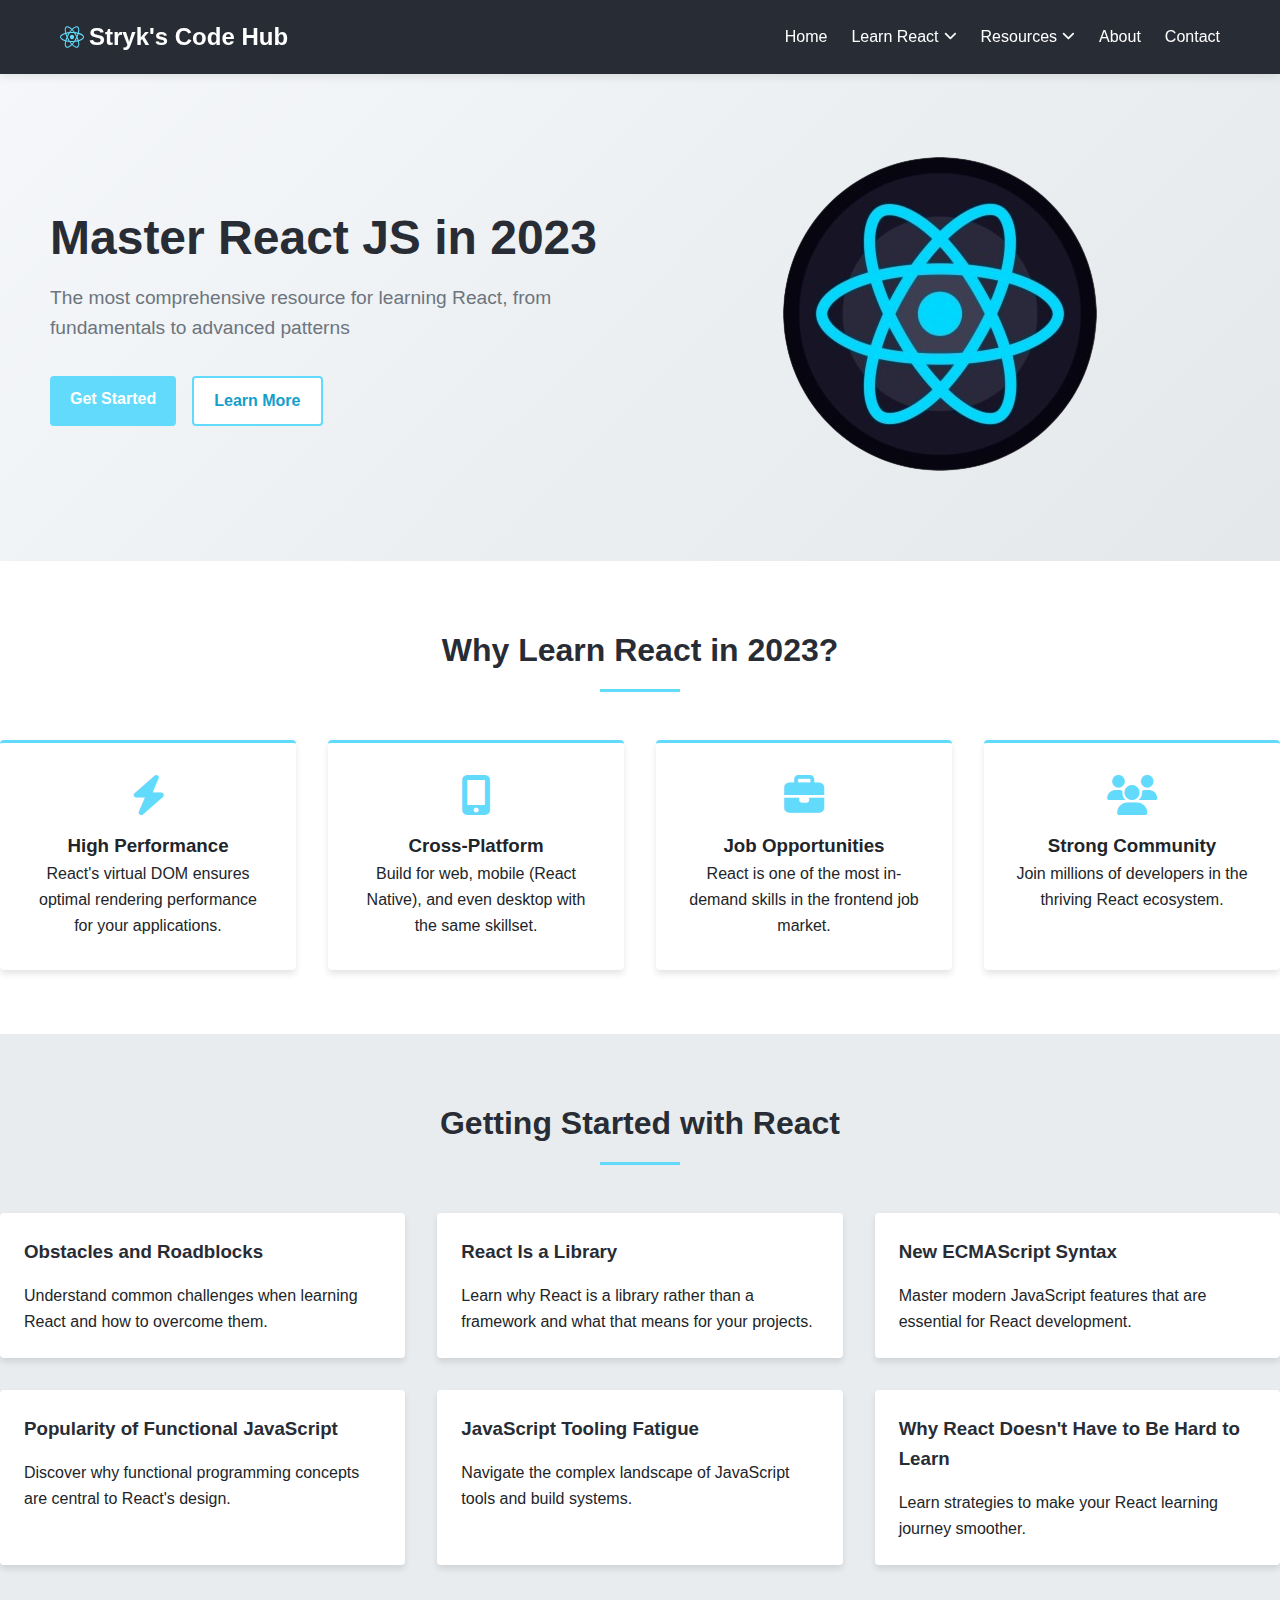
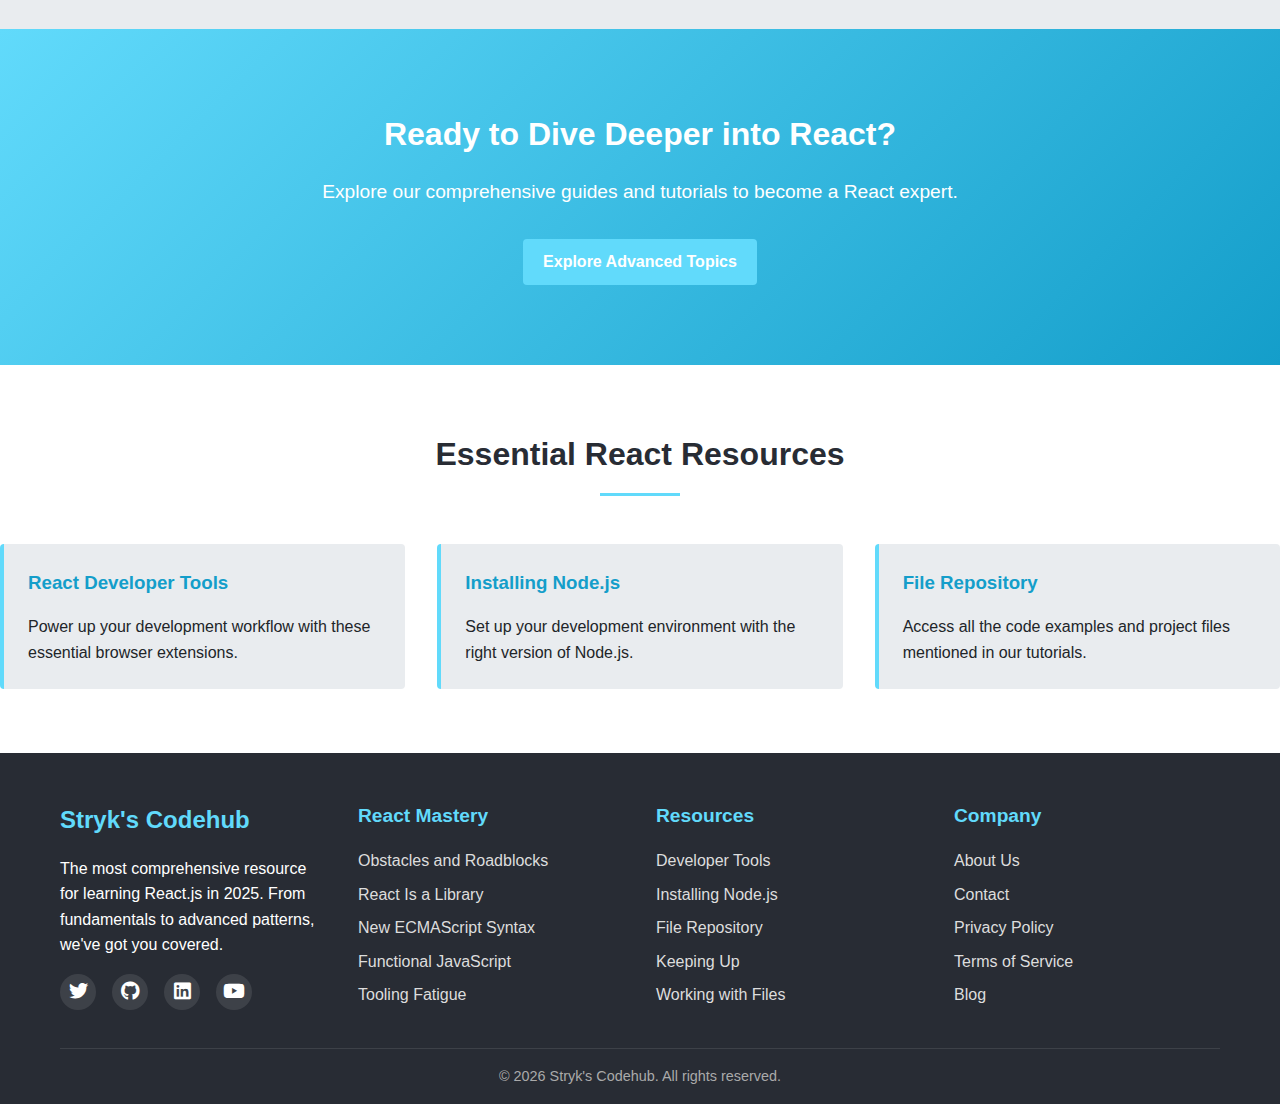
<file: CodeHub/Welcome-To-React/index.html>
<!DOCTYPE html>
<html lang="en">
<head>
    <meta charset="UTF-8">
    <meta name="viewport" content="width=device-width, initial-scale=1.0">
    <meta name="description" content="Comprehensive guide to React JS - Learn React fundamentals, best practices, and advanced concepts">
    <meta name="keywords" content="React, ReactJS, JavaScript, Frontend, Web Development">
    <title>Welcome to React JS | The Complete React Learning Resource</title>
    <link rel="stylesheet" href="css/style.css">
    <link rel="stylesheet" href="css/animations.css">
    <link rel="stylesheet" href="https://cdnjs.cloudflare.com/ajax/libs/font-awesome/6.4.0/css/all.min.css">
    <script src="js/header.js" defer></script>
    <script src="js/footer.js" defer></script>
    <script src="js/main.js" defer></script>
</head>
<body>
    <div id="header-placeholder"></div>
    
    <main class="main-content">
        <section class="hero-section">
            <div class="hero-content">
                <h1 class="hero-title slide-in-left">Master React JS in 2023</h1>
                <p class="hero-subtitle slide-in-right">The most comprehensive resource for learning React, from fundamentals to advanced patterns</p>
                <div class="hero-buttons fade-in">
                    <a href="#getting-started" class="btn btn-primary">Get Started</a>
                    <a href="pages/about/index.html" class="btn btn-secondary">Learn More</a>
                </div>
            </div>
            <div class="hero-image">
                <img src="assets/react-icon.png" alt="React Logo" class="rotate">
            </div>
        </section>

        <section id="getting-started" class="features-section">
            <h2 class="section-title">Why Learn React in 2023?</h2>
            <div class="features-grid">
                <div class="feature-card scale-up">
                    <i class="fas fa-bolt feature-icon"></i>
                    <h3>High Performance</h3>
                    <p>React's virtual DOM ensures optimal rendering performance for your applications.</p>
                </div>
                <div class="feature-card scale-up">
                    <i class="fas fa-mobile-alt feature-icon"></i>
                    <h3>Cross-Platform</h3>
                    <p>Build for web, mobile (React Native), and even desktop with the same skillset.</p>
                </div>
                <div class="feature-card scale-up">
                    <i class="fas fa-briefcase feature-icon"></i>
                    <h3>Job Opportunities</h3>
                    <p>React is one of the most in-demand skills in the frontend job market.</p>
                </div>
                <div class="feature-card scale-up">
                    <i class="fas fa-users feature-icon"></i>
                    <h3>Strong Community</h3>
                    <p>Join millions of developers in the thriving React ecosystem.</p>
                </div>
            </div>
        </section>

        <section class="content-section">
            <h2 class="section-title">Getting Started with React</h2>
            <div class="content-grid">
                <article class="content-card">
                    <h3><a href="pages/obstacles-and-roadblocks/index.html">Obstacles and Roadblocks</a></h3>
                    <p>Understand common challenges when learning React and how to overcome them.</p>
                </article>
                <article class="content-card">
                    <h3><a href="pages/react-is-a-library/index.html">React Is a Library</a></h3>
                    <p>Learn why React is a library rather than a framework and what that means for your projects.</p>
                </article>
                <article class="content-card">
                    <h3><a href="pages/new-ecmascript-syntax/index.html">New ECMAScript Syntax</a></h3>
                    <p>Master modern JavaScript features that are essential for React development.</p>
                </article>
                <article class="content-card">
                    <h3><a href="pages/functional-javascript/index.html">Popularity of Functional JavaScript</a></h3>
                    <p>Discover why functional programming concepts are central to React's design.</p>
                </article>
                <article class="content-card">
                    <h3><a href="pages/javascript-tooling-fatigue/index.html">JavaScript Tooling Fatigue</a></h3>
                    <p>Navigate the complex landscape of JavaScript tools and build systems.</p>
                </article>
                <article class="content-card">
                    <h3><a href="pages/why-react-is-easy/index.html">Why React Doesn't Have to Be Hard to Learn</a></h3>
                    <p>Learn strategies to make your React learning journey smoother.</p>
                </article>
            </div>
        </section>

        <section class="cta-section">
            <div class="cta-content">
                <h2>Ready to Dive Deeper into React?</h2>
                <p>Explore our comprehensive guides and tutorials to become a React expert.</p>
                <a href="pages/react-future/index.html" class="btn btn-primary">Explore Advanced Topics</a>
            </div>
        </section>

        <section class="resources-section">
            <h2 class="section-title">Essential React Resources</h2>
            <div class="resources-grid">
                <div class="resource-card">
                    <h3><a href="pages/react-developer-tools/index.html">React Developer Tools</a></h3>
                    <p>Power up your development workflow with these essential browser extensions.</p>
                </div>
                <div class="resource-card">
                    <h3><a href="pages/installing-nodejs/index.html">Installing Node.js</a></h3>
                    <p>Set up your development environment with the right version of Node.js.</p>
                </div>
                <div class="resource-card">
                    <h3><a href="pages/file-repository/index.html">File Repository</a></h3>
                    <p>Access all the code examples and project files mentioned in our tutorials.</p>
                </div>
            </div>
        </section>
    </main>

    <div id="footer-placeholder"></div>
</body>
</html>
</file>
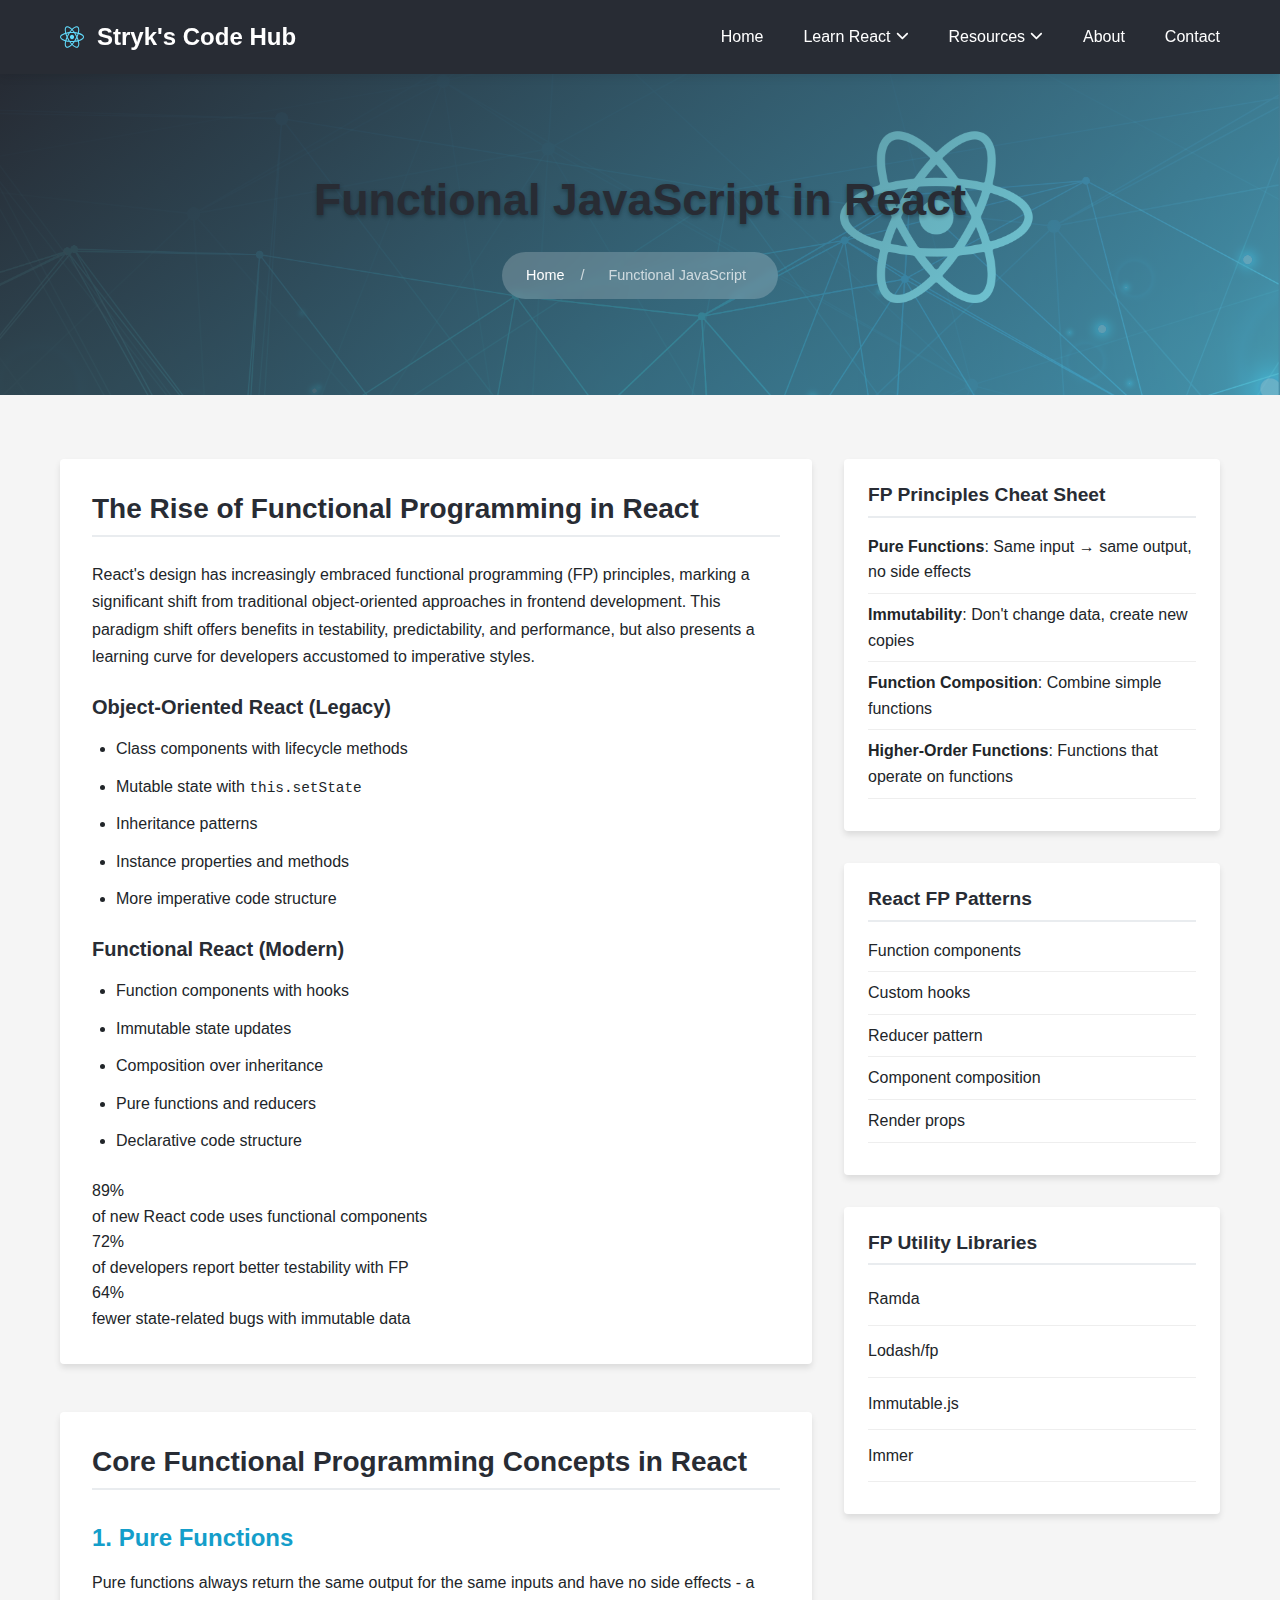
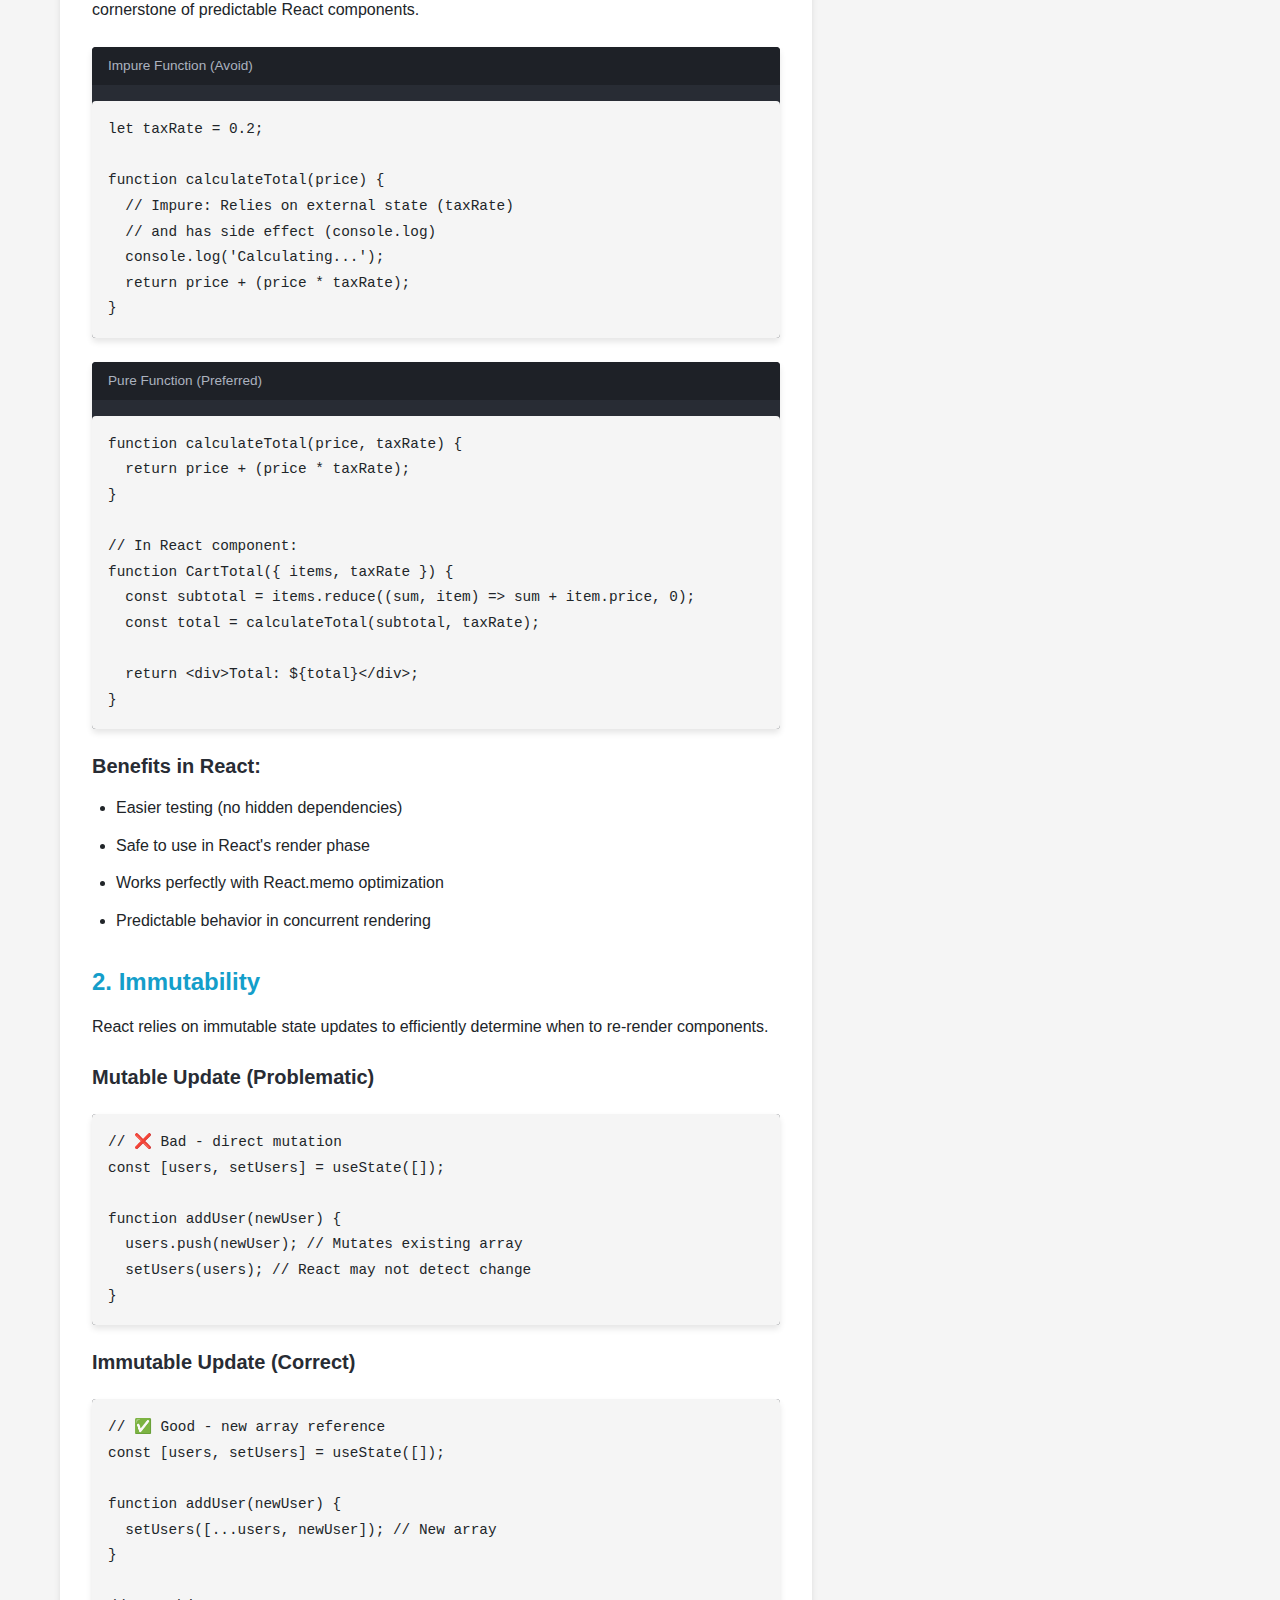
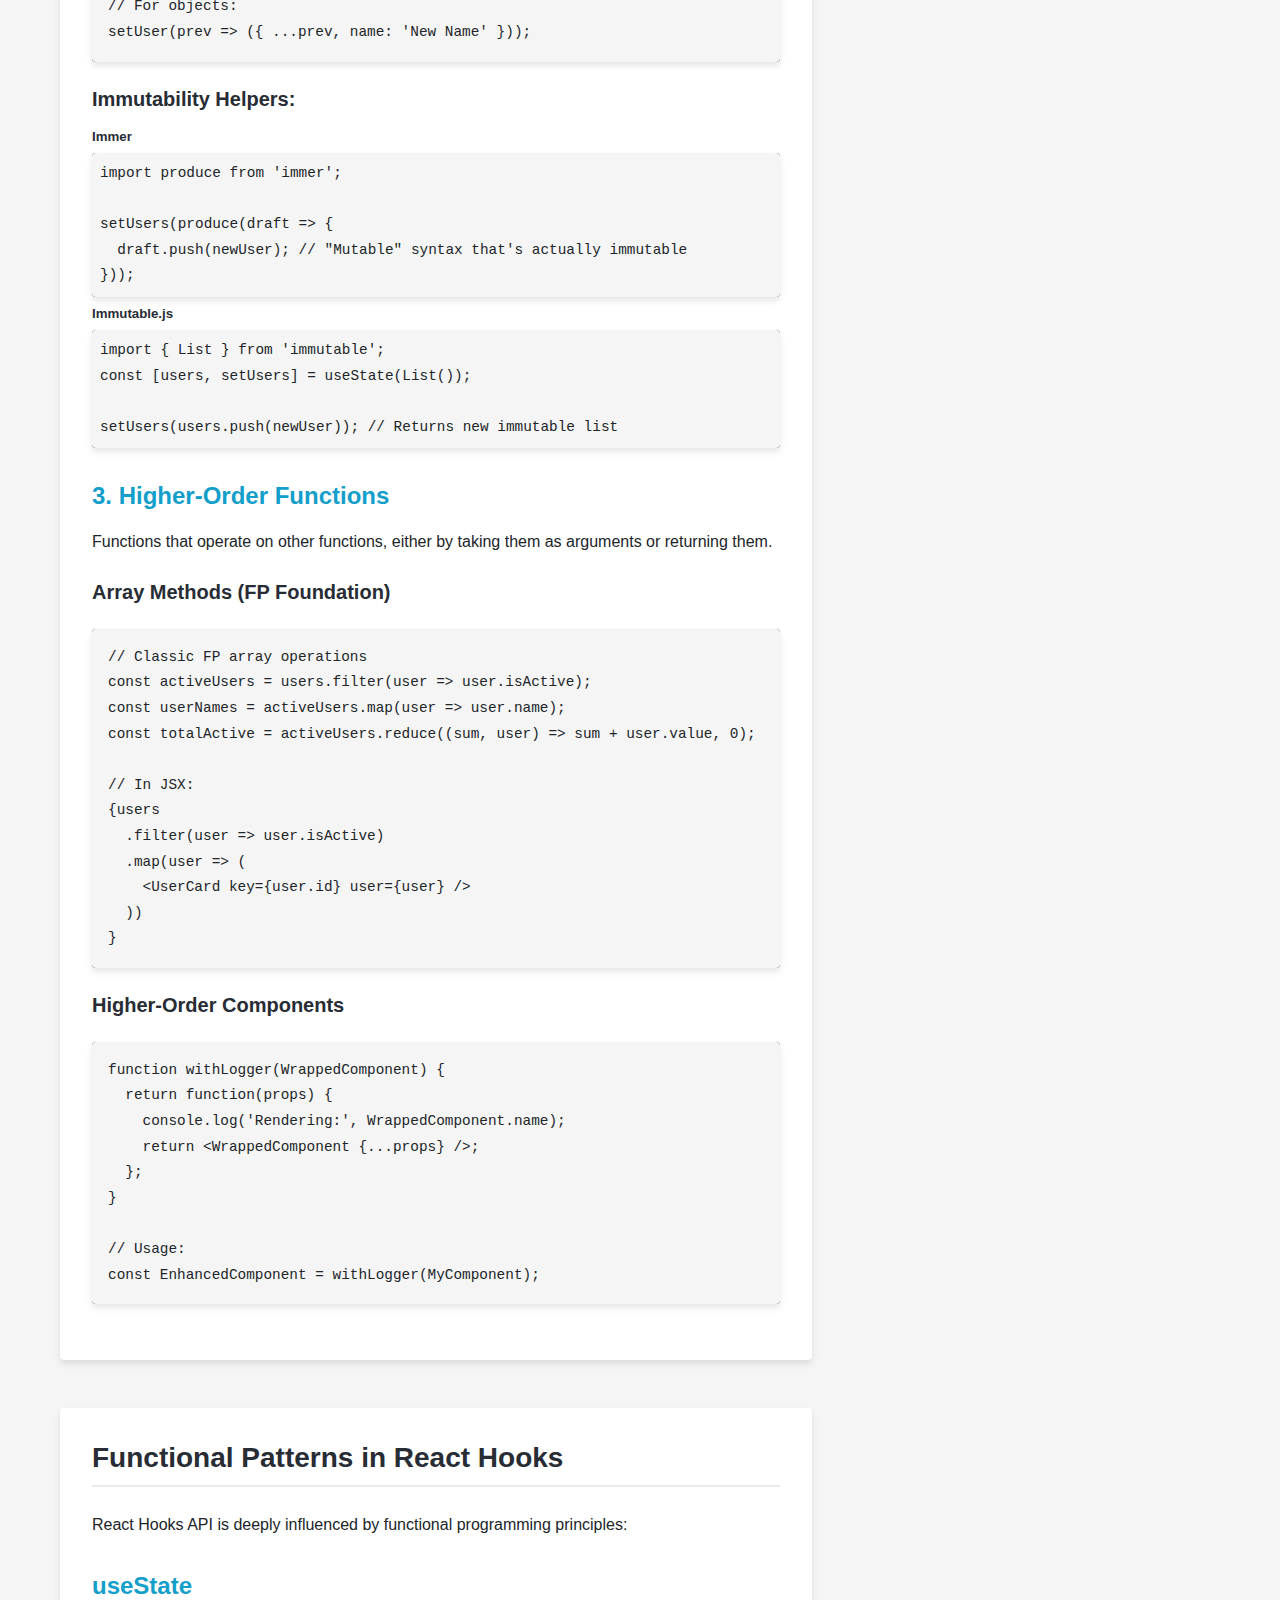
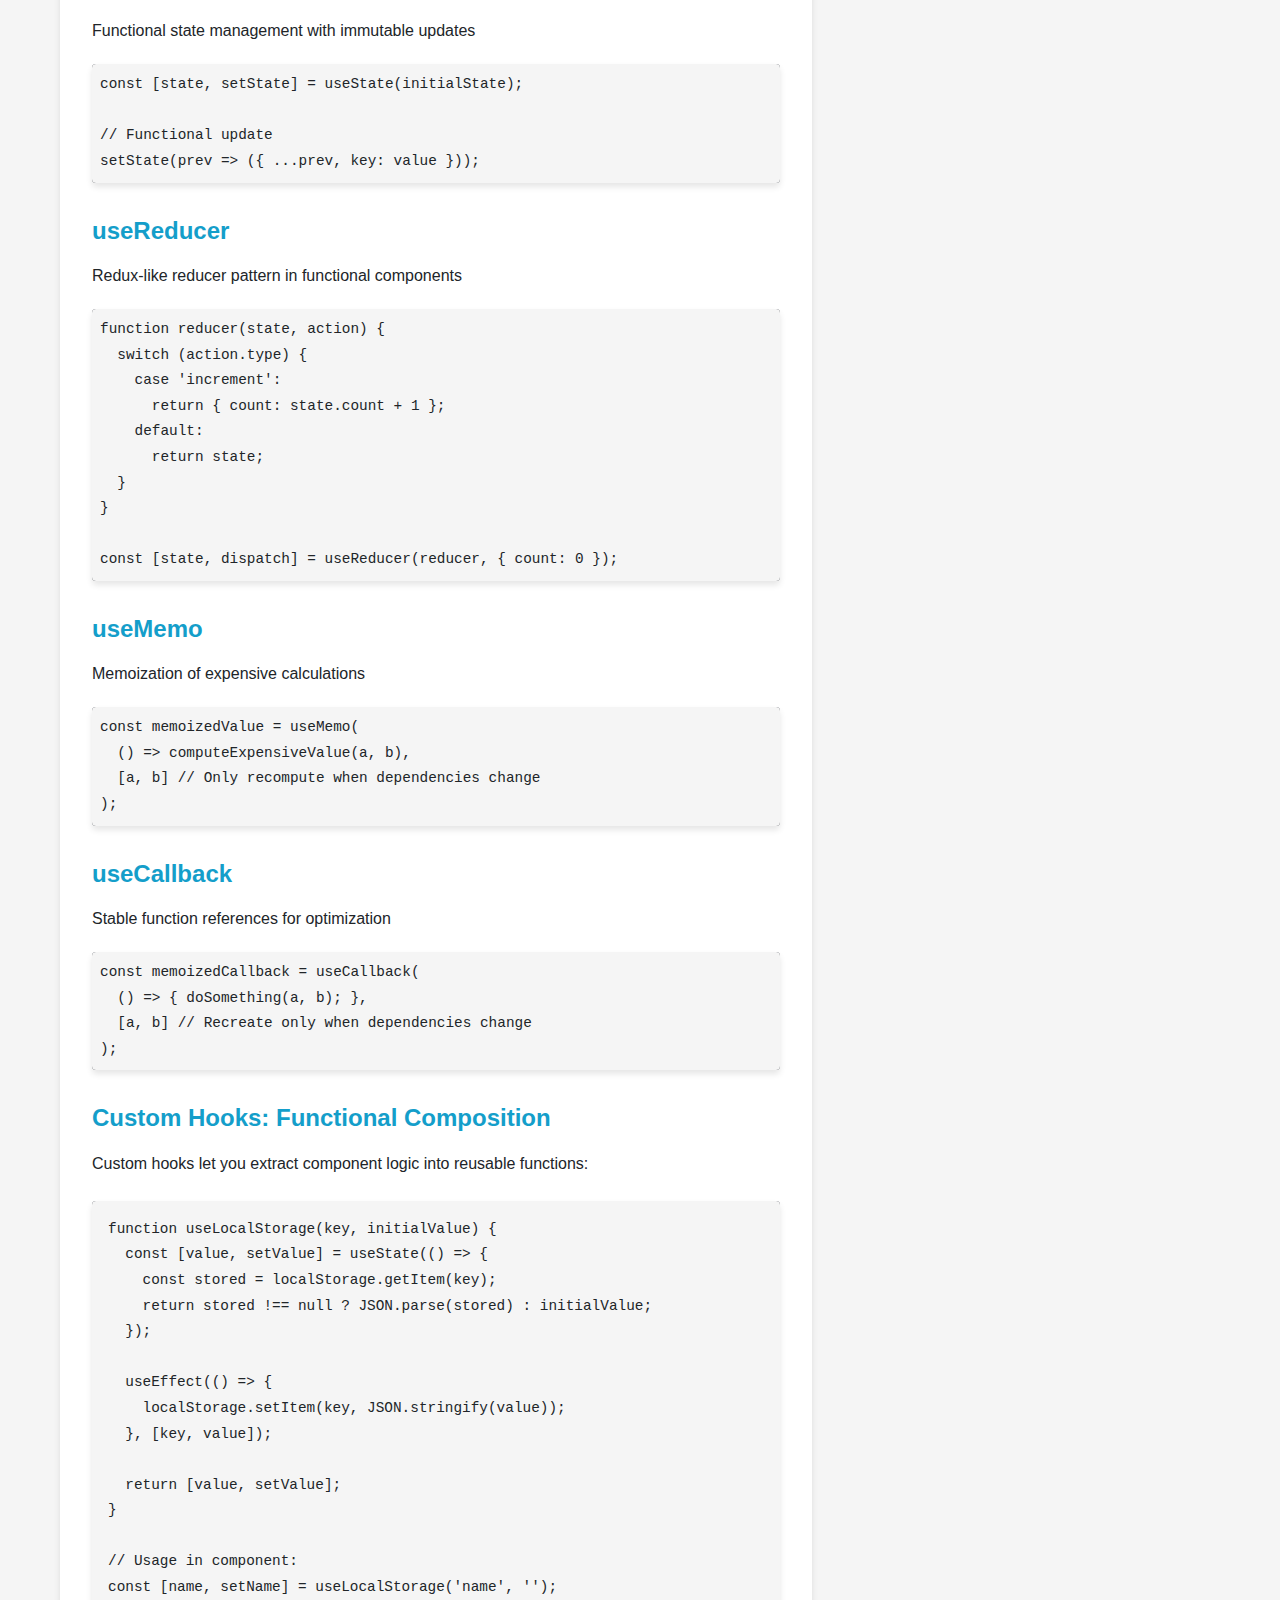
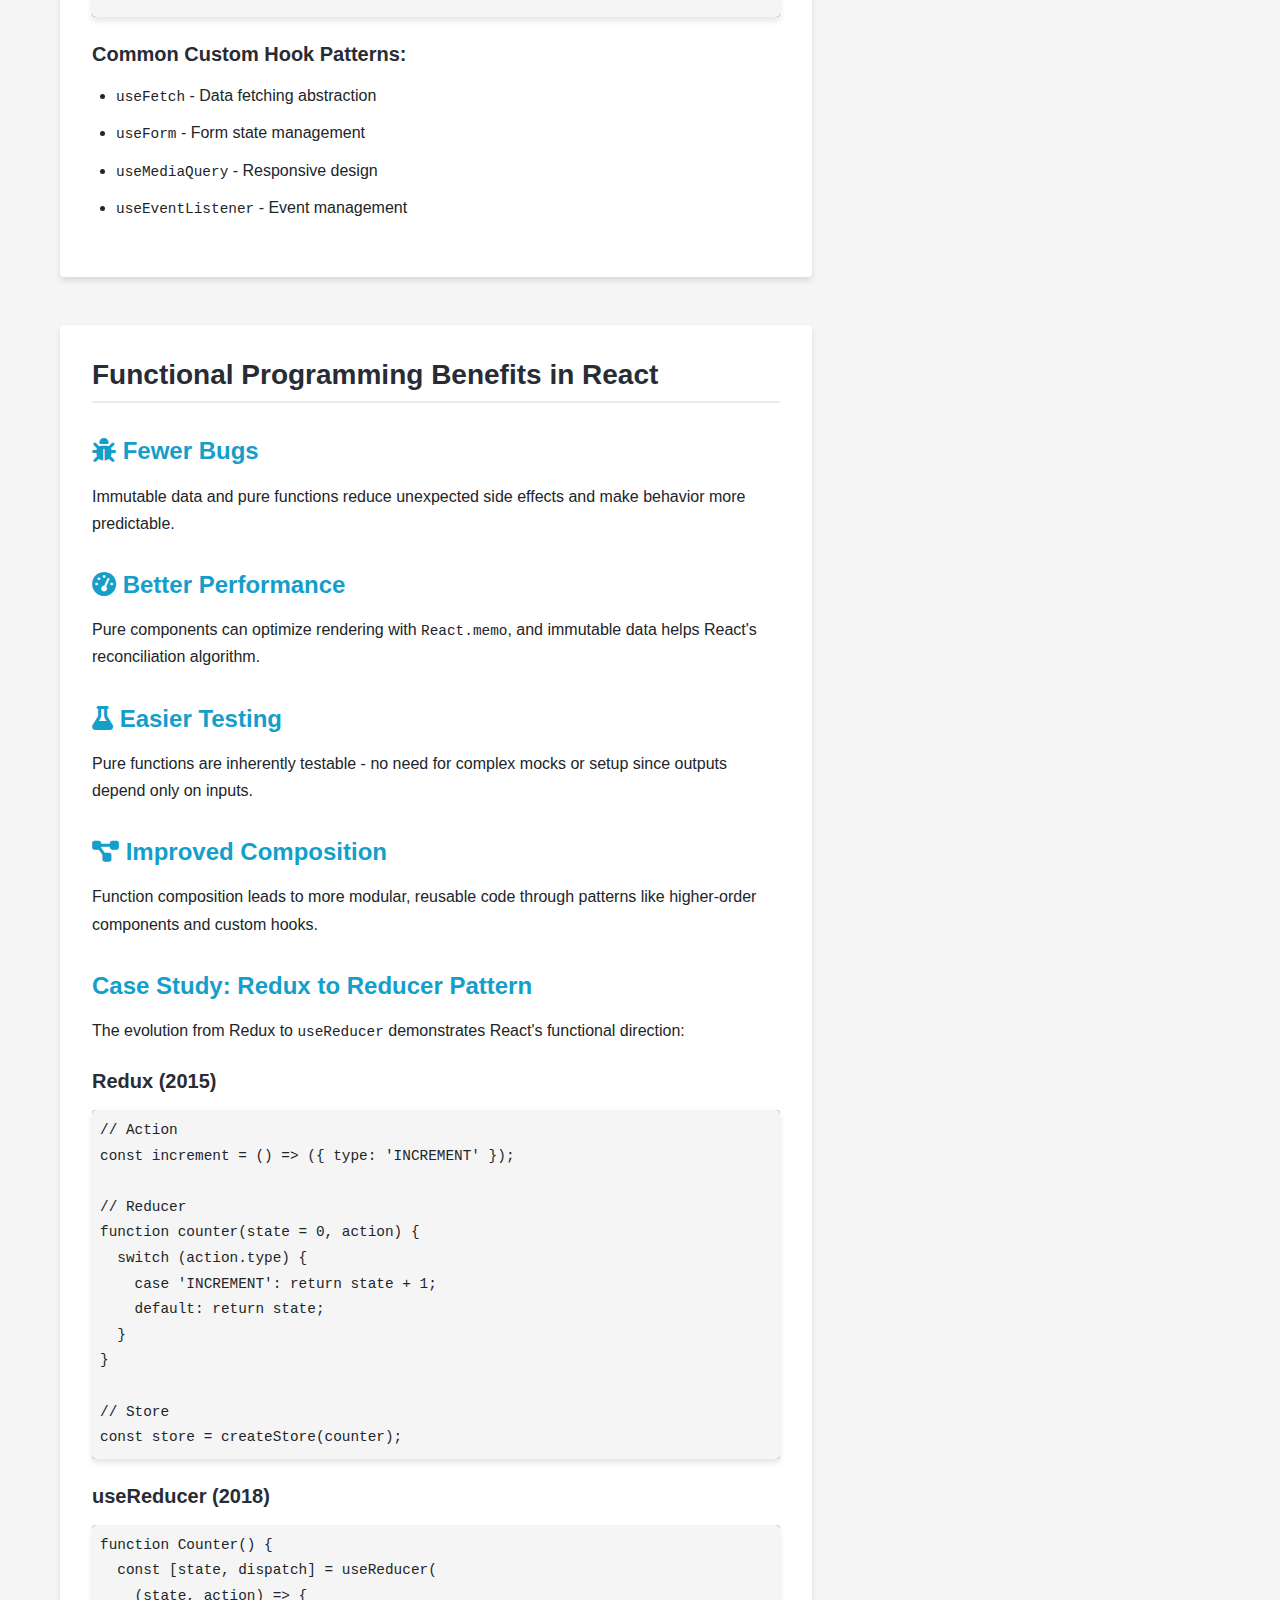
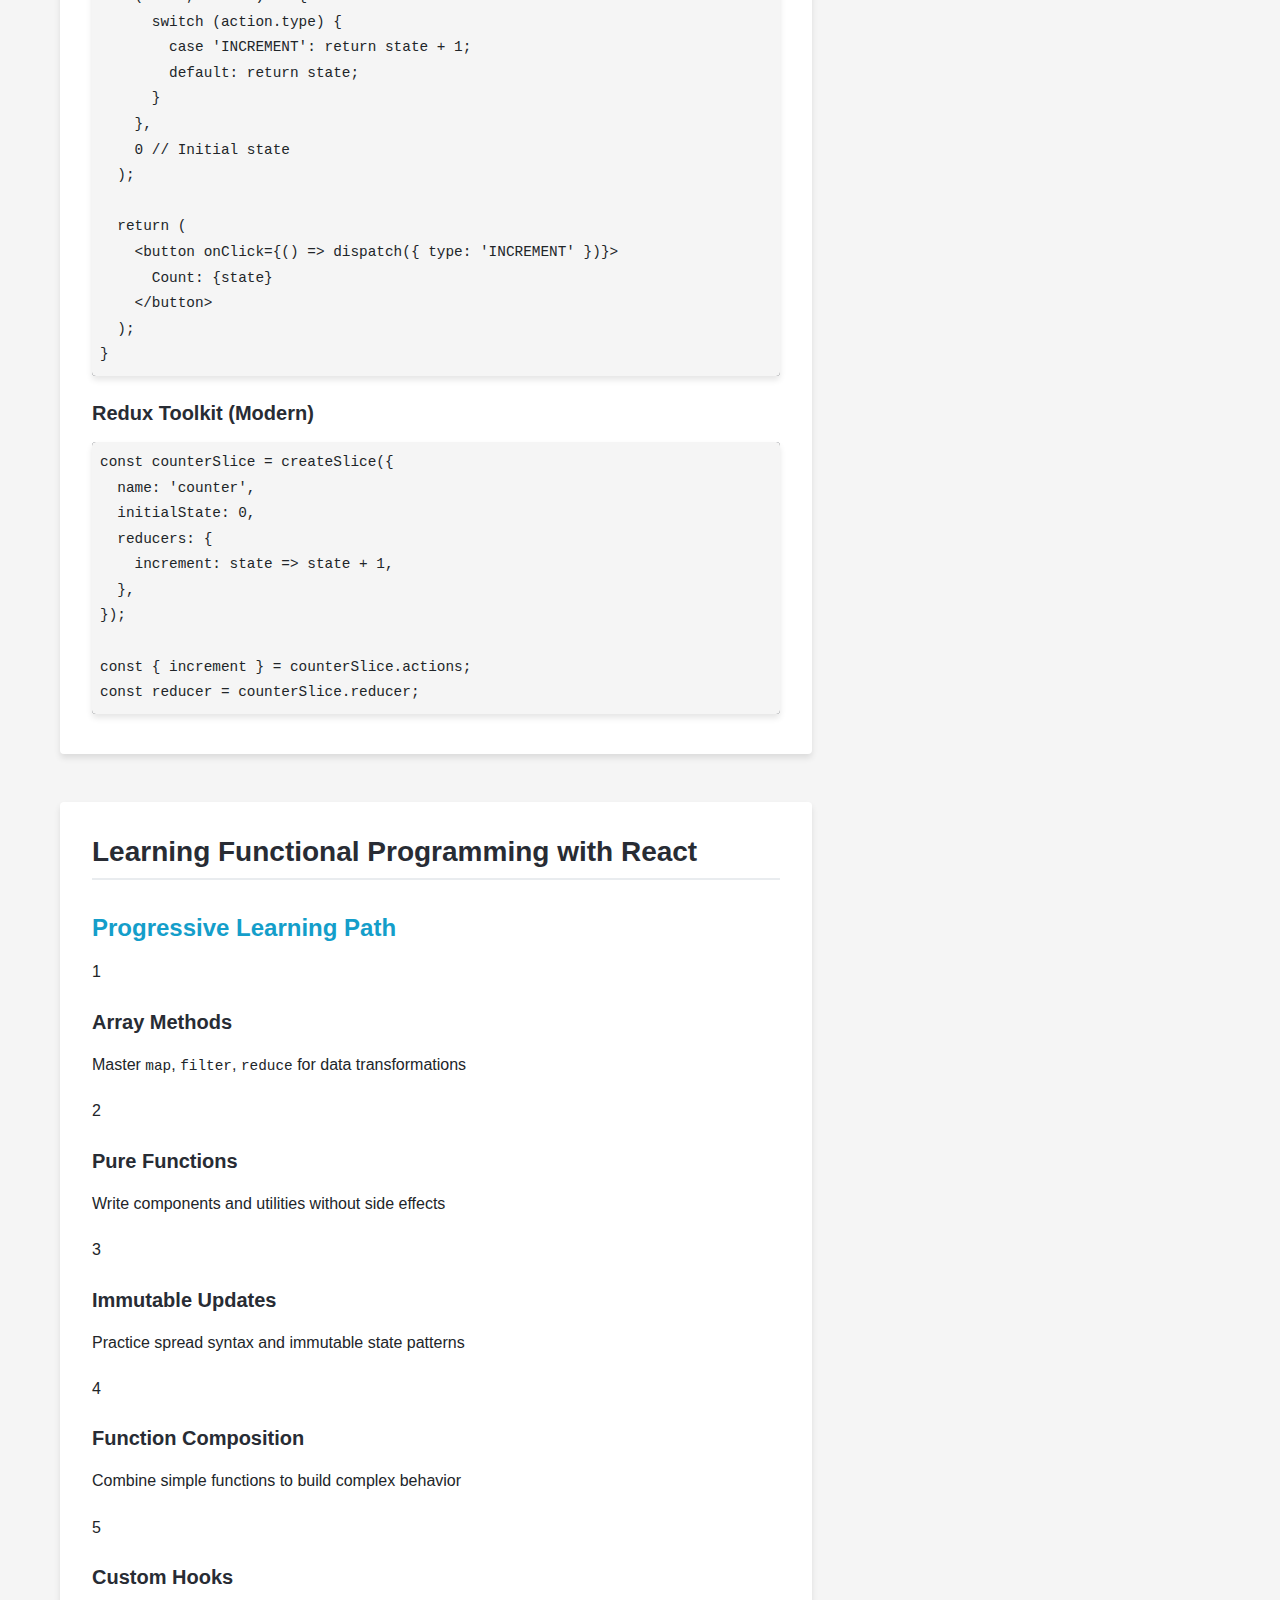
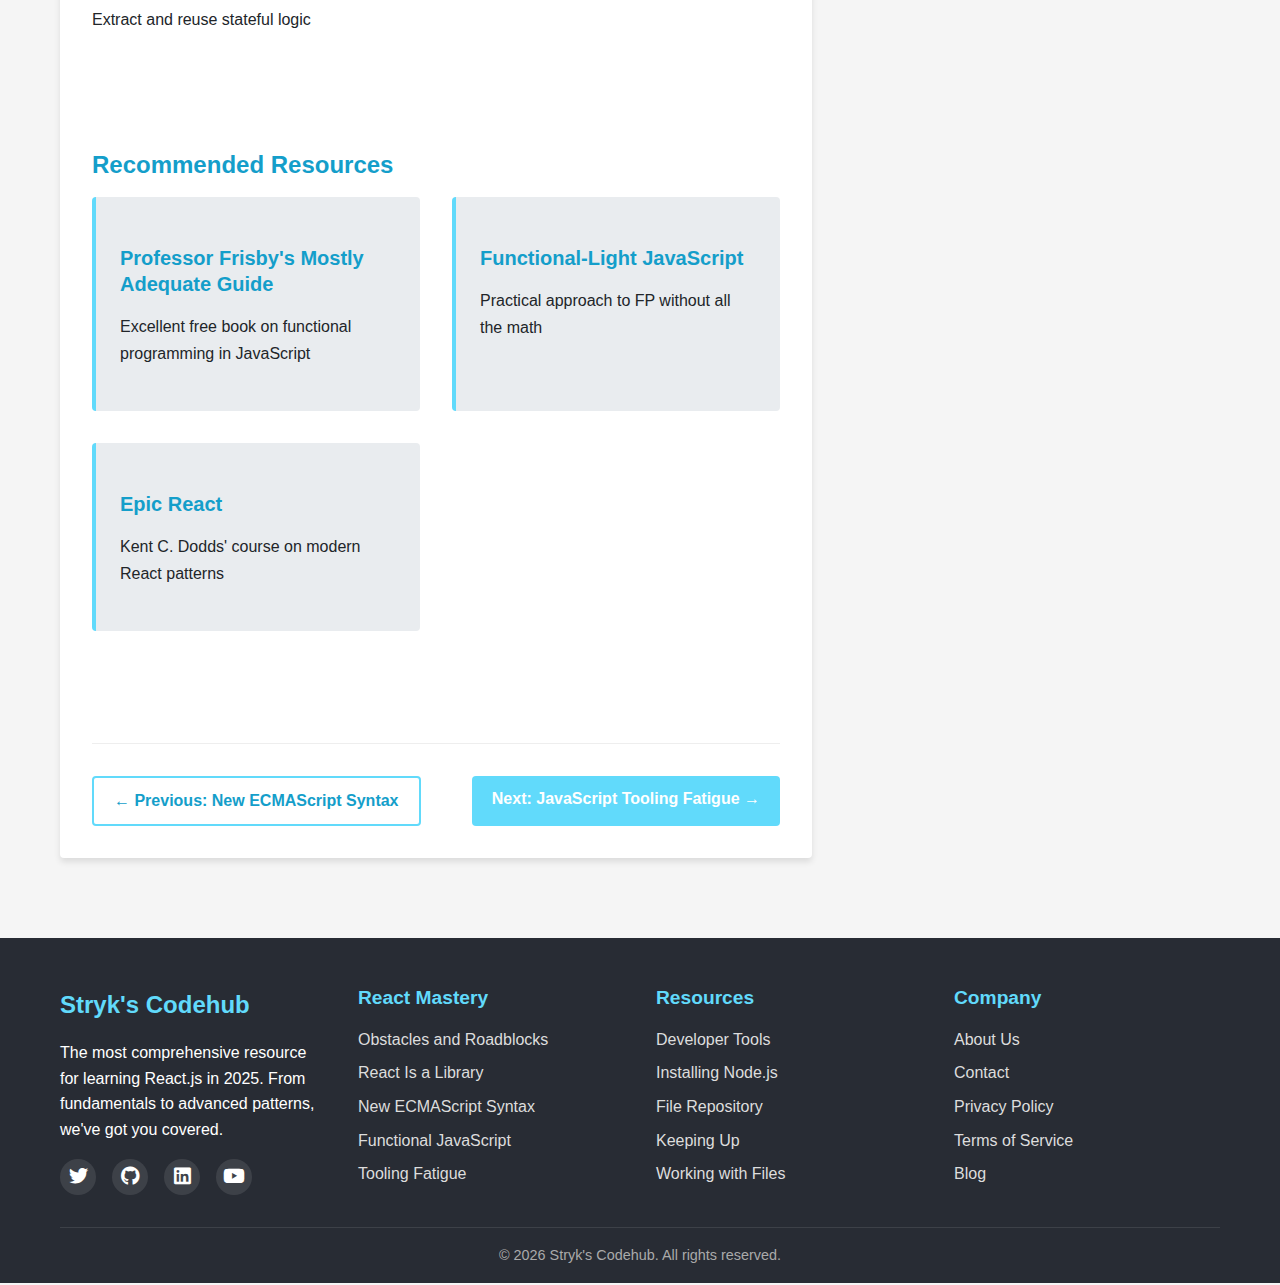
<file: CodeHub/Welcome-To-React/pages/functional-javascript/index.html>
<!DOCTYPE html>
<html lang="en">
<head>
    <meta charset="UTF-8">
    <meta name="viewport" content="width=device-width, initial-scale=1.0">
    <title>Functional JavaScript in React | Stryk's Codehub</title>
    <meta name="description" content="Master functional programming concepts in React including pure functions, immutability, higher-order components, and hooks. Learn how React's design embraces functional JavaScript principles.">
    <meta name="keywords" content="functional programming, React JS, JavaScript, pure functions, immutability, higher-order components, React hooks, functional components">
    <link rel="stylesheet" href="../../css/page-styles.css">
    <link rel="stylesheet" href="../../css/style.css">
    <link rel="stylesheet" href="../../css/animations.css">
    <link rel="stylesheet" href="../../css/code-theme.css">
    <link rel="stylesheet" href="https://cdnjs.cloudflare.com/ajax/libs/font-awesome/6.4.0/css/all.min.css">
    <script src="../js/header.js" defer></script>
    <script src="../js/footer.js" defer></script>
    <script src="../../js/main.js" defer></script>
    <script src="../../js/code-copy.js" defer></script>
</head>
<body>
    <div id="header-placeholder"></div>
    
    <main class="main-content">
        <section class="page-header">
            <div class="container">
                <h1 class="page-title">Functional JavaScript in React</h1>
                <nav class="breadcrumb">
                    <a href="../../index.html">Home</a>
                    <span>/</span>
                    <span>Functional JavaScript</span>
                </nav>
            </div>
        </section>

        <section class="page-content">
            <div class="container container-flex">
                <article class="content-article">
                    <div class="content-block">
                        <h2>The Rise of Functional Programming in React</h2>
                        <p>React's design has increasingly embraced functional programming (FP) principles, marking a significant shift from traditional object-oriented approaches in frontend development. This paradigm shift offers benefits in testability, predictability, and performance, but also presents a learning curve for developers accustomed to imperative styles.</p>
                        
                        <div class="paradigm-comparison">
                            <div class="comparison-grid">
                                <div class="comparison-item">
                                    <h4>Object-Oriented React (Legacy)</h4>
                                    <ul>
                                        <li>Class components with lifecycle methods</li>
                                        <li>Mutable state with <code>this.setState</code></li>
                                        <li>Inheritance patterns</li>
                                        <li>Instance properties and methods</li>
                                        <li>More imperative code structure</li>
                                    </ul>
                                </div>
                                <div class="comparison-item highlight">
                                    <h4>Functional React (Modern)</h4>
                                    <ul>
                                        <li>Function components with hooks</li>
                                        <li>Immutable state updates</li>
                                        <li>Composition over inheritance</li>
                                        <li>Pure functions and reducers</li>
                                        <li>Declarative code structure</li>
                                    </ul>
                                </div>
                            </div>
                        </div>
                        
                        <div class="stats-card">
                            <div class="stat-item">
                                <div class="stat-number">89%</div>
                                <div class="stat-label">of new React code uses functional components</div>
                            </div>
                            <div class="stat-item">
                                <div class="stat-number">72%</div>
                                <div class="stat-label">of developers report better testability with FP</div>
                            </div>
                            <div class="stat-item">
                                <div class="stat-number">64%</div>
                                <div class="stat-label">fewer state-related bugs with immutable data</div>
                            </div>
                        </div>
                    </div>

                    <div class="content-block">
                        <h2>Core Functional Programming Concepts in React</h2>
                        
                        <div class="fp-concept">
                            <h3>1. Pure Functions</h3>
                            <p>Pure functions always return the same output for the same inputs and have no side effects - a cornerstone of predictable React components.</p>
                            
                            <div class="code-comparison">
                                <div class="code-panel">
                                    <div class="code-header">Impure Function (Avoid)</div>
                                    <pre><code class="language-javascript">let taxRate = 0.2;

function calculateTotal(price) {
  // Impure: Relies on external state (taxRate)
  // and has side effect (console.log)
  console.log('Calculating...');
  return price + (price * taxRate);
}</code></pre>
                                </div>
                                <div class="code-panel">
                                    <div class="code-header">Pure Function (Preferred)</div>
                                    <pre><code class="language-javascript">function calculateTotal(price, taxRate) {
  return price + (price * taxRate);
}

// In React component:
function CartTotal({ items, taxRate }) {
  const subtotal = items.reduce((sum, item) => sum + item.price, 0);
  const total = calculateTotal(subtotal, taxRate);
  
  return &lt;div&gt;Total: ${total}&lt;/div&gt;;
}</code></pre>
                                </div>
                            </div>
                            
                            <div class="benefits-list">
                                <h4>Benefits in React:</h4>
                                <ul>
                                    <li>Easier testing (no hidden dependencies)</li>
                                    <li>Safe to use in React's render phase</li>
                                    <li>Works perfectly with React.memo optimization</li>
                                    <li>Predictable behavior in concurrent rendering</li>
                                </ul>
                            </div>
                        </div>
                        
                        <div class="fp-concept">
                            <h3>2. Immutability</h3>
                            <p>React relies on immutable state updates to efficiently determine when to re-render components.</p>
                            
                            <div class="immutability-examples">
                                <div class="example">
                                    <h4>Mutable Update (Problematic)</h4>
                                    <div class="code-panel">
                                        <pre><code class="language-javascript">// ❌ Bad - direct mutation
const [users, setUsers] = useState([]);

function addUser(newUser) {
  users.push(newUser); // Mutates existing array
  setUsers(users); // React may not detect change
}</code></pre>
                                    </div>
                                </div>
                                <div class="example">
                                    <h4>Immutable Update (Correct)</h4>
                                    <div class="code-panel">
                                        <pre><code class="language-javascript">// ✅ Good - new array reference
const [users, setUsers] = useState([]);

function addUser(newUser) {
  setUsers([...users, newUser]); // New array
}

// For objects:
setUser(prev => ({ ...prev, name: 'New Name' }));</code></pre>
                                    </div>
                                </div>
                            </div>
                            
                            <div class="immutability-libraries">
                                <h4>Immutability Helpers:</h4>
                                <div class="libraries-grid">
                                    <div class="library-card">
                                        <h5>Immer</h5>
                                        <div class="code-panel mini">
                                            <pre><code class="language-javascript">import produce from 'immer';

setUsers(produce(draft => {
  draft.push(newUser); // "Mutable" syntax that's actually immutable
}));</code></pre>
                                        </div>
                                    </div>
                                    <div class="library-card">
                                        <h5>Immutable.js</h5>
                                        <div class="code-panel mini">
                                            <pre><code class="language-javascript">import { List } from 'immutable';
const [users, setUsers] = useState(List());

setUsers(users.push(newUser)); // Returns new immutable list</code></pre>
                                        </div>
                                    </div>
                                </div>
                            </div>
                        </div>
                        
                        <div class="fp-concept">
                            <h3>3. Higher-Order Functions</h3>
                            <p>Functions that operate on other functions, either by taking them as arguments or returning them.</p>
                            
                            <div class="hof-examples">
                                <div class="example">
                                    <h4>Array Methods (FP Foundation)</h4>
                                    <div class="code-panel">
                                        <pre><code class="language-javascript">// Classic FP array operations
const activeUsers = users.filter(user => user.isActive);
const userNames = activeUsers.map(user => user.name);
const totalActive = activeUsers.reduce((sum, user) => sum + user.value, 0);

// In JSX:
{users
  .filter(user => user.isActive)
  .map(user => (
    &lt;UserCard key={user.id} user={user} /&gt;
  ))
}</code></pre>
                                    </div>
                                </div>
                                <div class="example">
                                    <h4>Higher-Order Components</h4>
                                    <div class="code-panel">
                                        <pre><code class="language-javascript">function withLogger(WrappedComponent) {
  return function(props) {
    console.log('Rendering:', WrappedComponent.name);
    return &lt;WrappedComponent {...props} /&gt;;
  };
}

// Usage:
const EnhancedComponent = withLogger(MyComponent);</code></pre>
                                    </div>
                                </div>
                            </div>
                        </div>
                    </div>

                    <div class="content-block">
                        <h2>Functional Patterns in React Hooks</h2>
                        <p>React Hooks API is deeply influenced by functional programming principles:</p>
                        
                        <div class="hooks-grid">
                            <div class="hook-card">
                                <h3>useState</h3>
                                <p>Functional state management with immutable updates</p>
                                <div class="code-panel mini">
                                    <pre><code class="language-javascript">const [state, setState] = useState(initialState);

// Functional update
setState(prev => ({ ...prev, key: value }));</code></pre>
                                </div>
                            </div>
                            <div class="hook-card">
                                <h3>useReducer</h3>
                                <p>Redux-like reducer pattern in functional components</p>
                                <div class="code-panel mini">
                                    <pre><code class="language-javascript">function reducer(state, action) {
  switch (action.type) {
    case 'increment':
      return { count: state.count + 1 };
    default:
      return state;
  }
}

const [state, dispatch] = useReducer(reducer, { count: 0 });</code></pre>
                                </div>
                            </div>
                            <div class="hook-card">
                                <h3>useMemo</h3>
                                <p>Memoization of expensive calculations</p>
                                <div class="code-panel mini">
                                    <pre><code class="language-javascript">const memoizedValue = useMemo(
  () => computeExpensiveValue(a, b),
  [a, b] // Only recompute when dependencies change
);</code></pre>
                                </div>
                            </div>
                            <div class="hook-card">
                                <h3>useCallback</h3>
                                <p>Stable function references for optimization</p>
                                <div class="code-panel mini">
                                    <pre><code class="language-javascript">const memoizedCallback = useCallback(
  () => { doSomething(a, b); },
  [a, b] // Recreate only when dependencies change
);</code></pre>
                                </div>
                            </div>
                        </div>
                        
                        <div class="custom-hooks">
                            <h3>Custom Hooks: Functional Composition</h3>
                            <p>Custom hooks let you extract component logic into reusable functions:</p>
                            <div class="code-panel">
                                <pre><code class="language-javascript">function useLocalStorage(key, initialValue) {
  const [value, setValue] = useState(() => {
    const stored = localStorage.getItem(key);
    return stored !== null ? JSON.parse(stored) : initialValue;
  });

  useEffect(() => {
    localStorage.setItem(key, JSON.stringify(value));
  }, [key, value]);

  return [value, setValue];
}

// Usage in component:
const [name, setName] = useLocalStorage('name', '');</code></pre>
                            </div>
                            <div class="common-hooks">
                                <h4>Common Custom Hook Patterns:</h4>
                                <ul>
                                    <li><code>useFetch</code> - Data fetching abstraction</li>
                                    <li><code>useForm</code> - Form state management</li>
                                    <li><code>useMediaQuery</code> - Responsive design</li>
                                    <li><code>useEventListener</code> - Event management</li>
                                </ul>
                            </div>
                        </div>
                    </div>

                    <div class="content-block">
                        <h2>Functional Programming Benefits in React</h2>
                        
                        <div class="benefits-grid">
                            <div class="benefit-card">
                                <h3><i class="fas fa-bug"></i> Fewer Bugs</h3>
                                <p>Immutable data and pure functions reduce unexpected side effects and make behavior more predictable.</p>
                            </div>
                            <div class="benefit-card">
                                <h3><i class="fas fa-tachometer-alt"></i> Better Performance</h3>
                                <p>Pure components can optimize rendering with <code>React.memo</code>, and immutable data helps React's reconciliation algorithm.</p>
                            </div>
                            <div class="benefit-card">
                                <h3><i class="fas fa-flask"></i> Easier Testing</h3>
                                <p>Pure functions are inherently testable - no need for complex mocks or setup since outputs depend only on inputs.</p>
                            </div>
                            <div class="benefit-card">
                                <h3><i class="fas fa-project-diagram"></i> Improved Composition</h3>
                                <p>Function composition leads to more modular, reusable code through patterns like higher-order components and custom hooks.</p>
                            </div>
                        </div>
                        
                        <div class="case-study">
                            <h3>Case Study: Redux to Reducer Pattern</h3>
                            <p>The evolution from Redux to <code>useReducer</code> demonstrates React's functional direction:</p>
                            <div class="evolution-steps">
                                <div class="step">
                                    <h4>Redux (2015)</h4>
                                    <div class="code-panel mini">
                                        <pre><code class="language-javascript">// Action
const increment = () => ({ type: 'INCREMENT' });

// Reducer
function counter(state = 0, action) {
  switch (action.type) {
    case 'INCREMENT': return state + 1;
    default: return state;
  }
}

// Store
const store = createStore(counter);</code></pre>
                                    </div>
                                </div>
                                <div class="step">
                                    <h4>useReducer (2018)</h4>
                                    <div class="code-panel mini">
                                        <pre><code class="language-javascript">function Counter() {
  const [state, dispatch] = useReducer(
    (state, action) => {
      switch (action.type) {
        case 'INCREMENT': return state + 1;
        default: return state;
      }
    },
    0 // Initial state
  );
  
  return (
    &lt;button onClick={() => dispatch({ type: 'INCREMENT' })}&gt;
      Count: {state}
    &lt;/button&gt;
  );
}</code></pre>
                                    </div>
                                </div>
                                <div class="step">
                                    <h4>Redux Toolkit (Modern)</h4>
                                    <div class="code-panel mini">
                                        <pre><code class="language-javascript">const counterSlice = createSlice({
  name: 'counter',
  initialState: 0,
  reducers: {
    increment: state => state + 1,
  },
});

const { increment } = counterSlice.actions;
const reducer = counterSlice.reducer;</code></pre>
                                    </div>
                                </div>
                            </div>
                        </div>
                    </div>

                    <div class="content-block">
                        <h2>Learning Functional Programming with React</h2>
                        
                        <div class="learning-path">
                            <h3>Progressive Learning Path</h3>
                            <div class="path-steps">
                                <div class="path-step">
                                    <div class="step-number">1</div>
                                    <div class="step-content">
                                        <h4>Array Methods</h4>
                                        <p>Master <code>map</code>, <code>filter</code>, <code>reduce</code> for data transformations</p>
                                    </div>
                                </div>
                                <div class="path-step">
                                    <div class="step-number">2</div>
                                    <div class="step-content">
                                        <h4>Pure Functions</h4>
                                        <p>Write components and utilities without side effects</p>
                                    </div>
                                </div>
                                <div class="path-step">
                                    <div class="step-number">3</div>
                                    <div class="step-content">
                                        <h4>Immutable Updates</h4>
                                        <p>Practice spread syntax and immutable state patterns</p>
                                    </div>
                                </div>
                                <div class="path-step">
                                    <div class="step-number">4</div>
                                    <div class="step-content">
                                        <h4>Function Composition</h4>
                                        <p>Combine simple functions to build complex behavior</p>
                                    </div>
                                </div>
                                <div class="path-step">
                                    <div class="step-number">5</div>
                                    <div class="step-content">
                                        <h4>Custom Hooks</h4>
                                        <p>Extract and reuse stateful logic</p>
                                    </div>
                                </div>
                            </div>
                        </div>
                        
                        <div class="resources-section">
                            <h3>Recommended Resources</h3>
                            <div class="resources-grid">
                                <div class="resource-card">
                                    <h4><a href="https://mostly-adequate.gitbook.io/mostly-adequate-guide/" target="_blank">Professor Frisby's Mostly Adequate Guide</a></h4>
                                    <p>Excellent free book on functional programming in JavaScript</p>
                                </div>
                                <div class="resource-card">
                                    <h4><a href="https://github.com/getify/Functional-Light-JS" target="_blank">Functional-Light JavaScript</a></h4>
                                    <p>Practical approach to FP without all the math</p>
                                </div>
                                <div class="resource-card">
                                    <h4><a href="https://epicreact.dev/" target="_blank">Epic React</a></h4>
                                    <p>Kent C. Dodds' course on modern React patterns</p>
                                </div>
                            </div>
                        </div>
                        
                        <div class="content-navigation">
                            <a href="../new-ecmascript-syntax/index.html" class="btn btn-secondary">← Previous: New ECMAScript Syntax</a>
                            <a href="../javascript-tooling-fatigue/index.html" class="btn btn-primary">Next: JavaScript Tooling Fatigue →</a>
                        </div>
                    </div>
                </article>
                
                <aside class="sidebar">
                    <div class="sidebar-widget">
                        <h3>FP Principles Cheat Sheet</h3>
                        <ul>
                            <li><strong>Pure Functions</strong>: Same input → same output, no side effects</li>
                            <li><strong>Immutability</strong>: Don't change data, create new copies</li>
                            <li><strong>Function Composition</strong>: Combine simple functions</li>
                            <li><strong>Higher-Order Functions</strong>: Functions that operate on functions</li>
                        </ul>
                    </div>
                    
                    <div class="sidebar-widget">
                        <h3>React FP Patterns</h3>
                        <ul>
                            <li>Function components</li>
                            <li>Custom hooks</li>
                            <li>Reducer pattern</li>
                            <li>Component composition</li>
                            <li>Render props</li>
                        </ul>
                    </div>
                    
                    <div class="sidebar-widget">
                        <h3>FP Utility Libraries</h3>
                        <ul>
                            <li><a href="https://ramdajs.com/" target="_blank">Ramda</a></li>
                            <li><a href="https://lodash.com/" target="_blank">Lodash/fp</a></li>
                            <li><a href="https://immutable-js.com/" target="_blank">Immutable.js</a></li>
                            <li><a href="https://immerjs.github.io/immer/" target="_blank">Immer</a></li>
                        </ul>
                    </div>
                </aside>
            </div>
        </section>
    </main>

    <div id="footer-placeholder"></div>
</body>
</html>
</file>
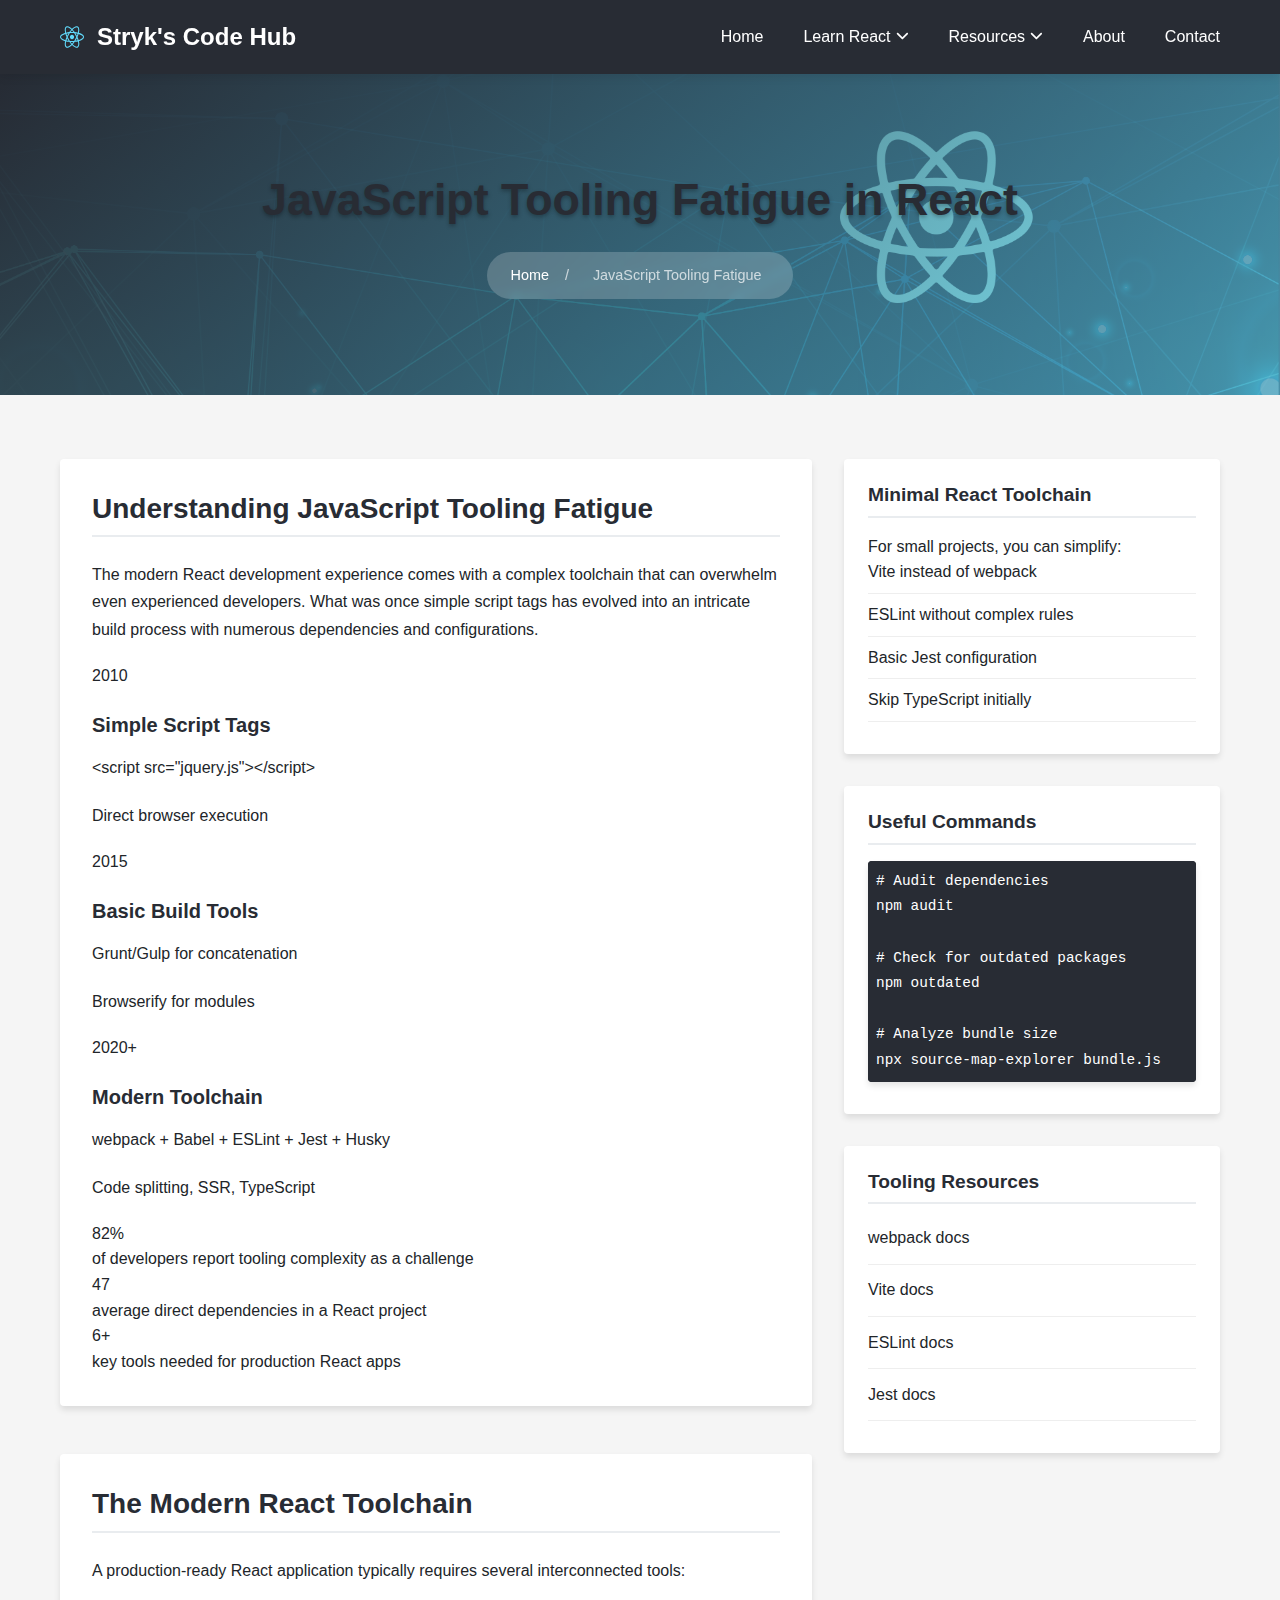
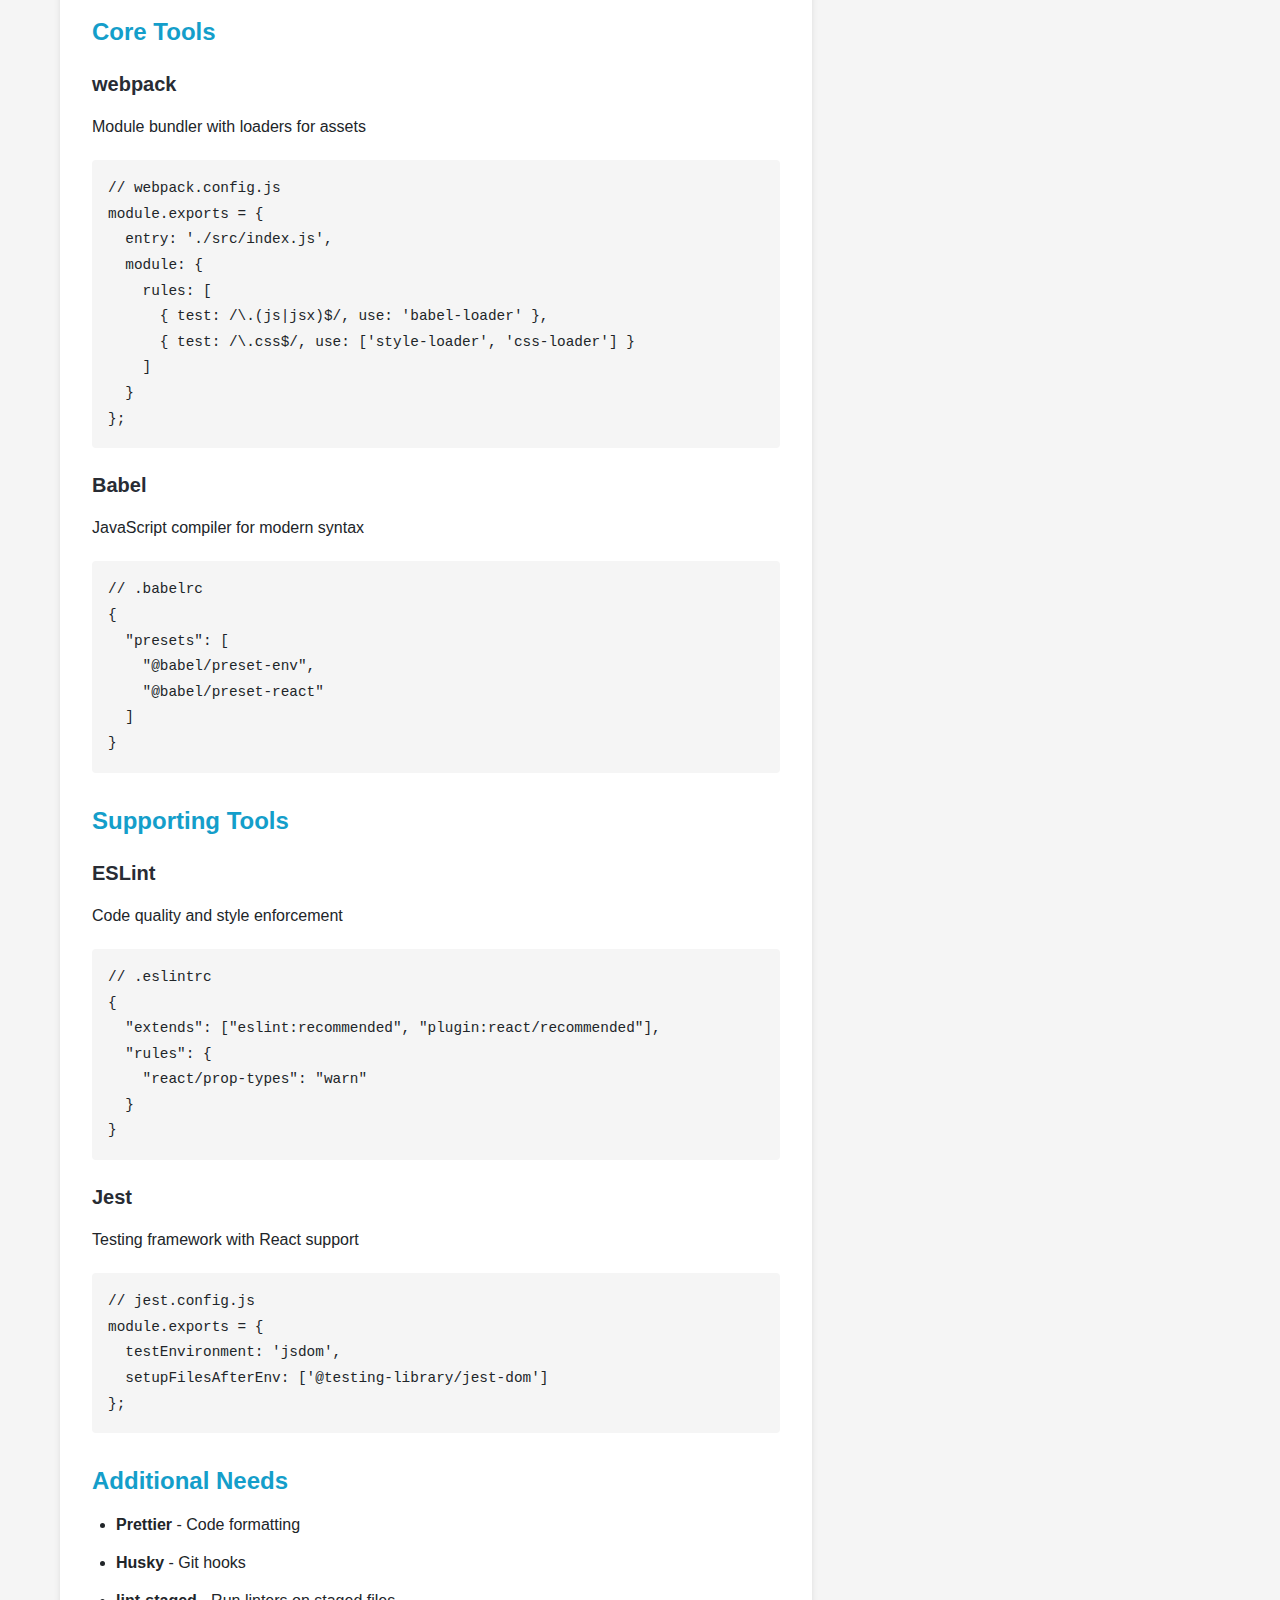
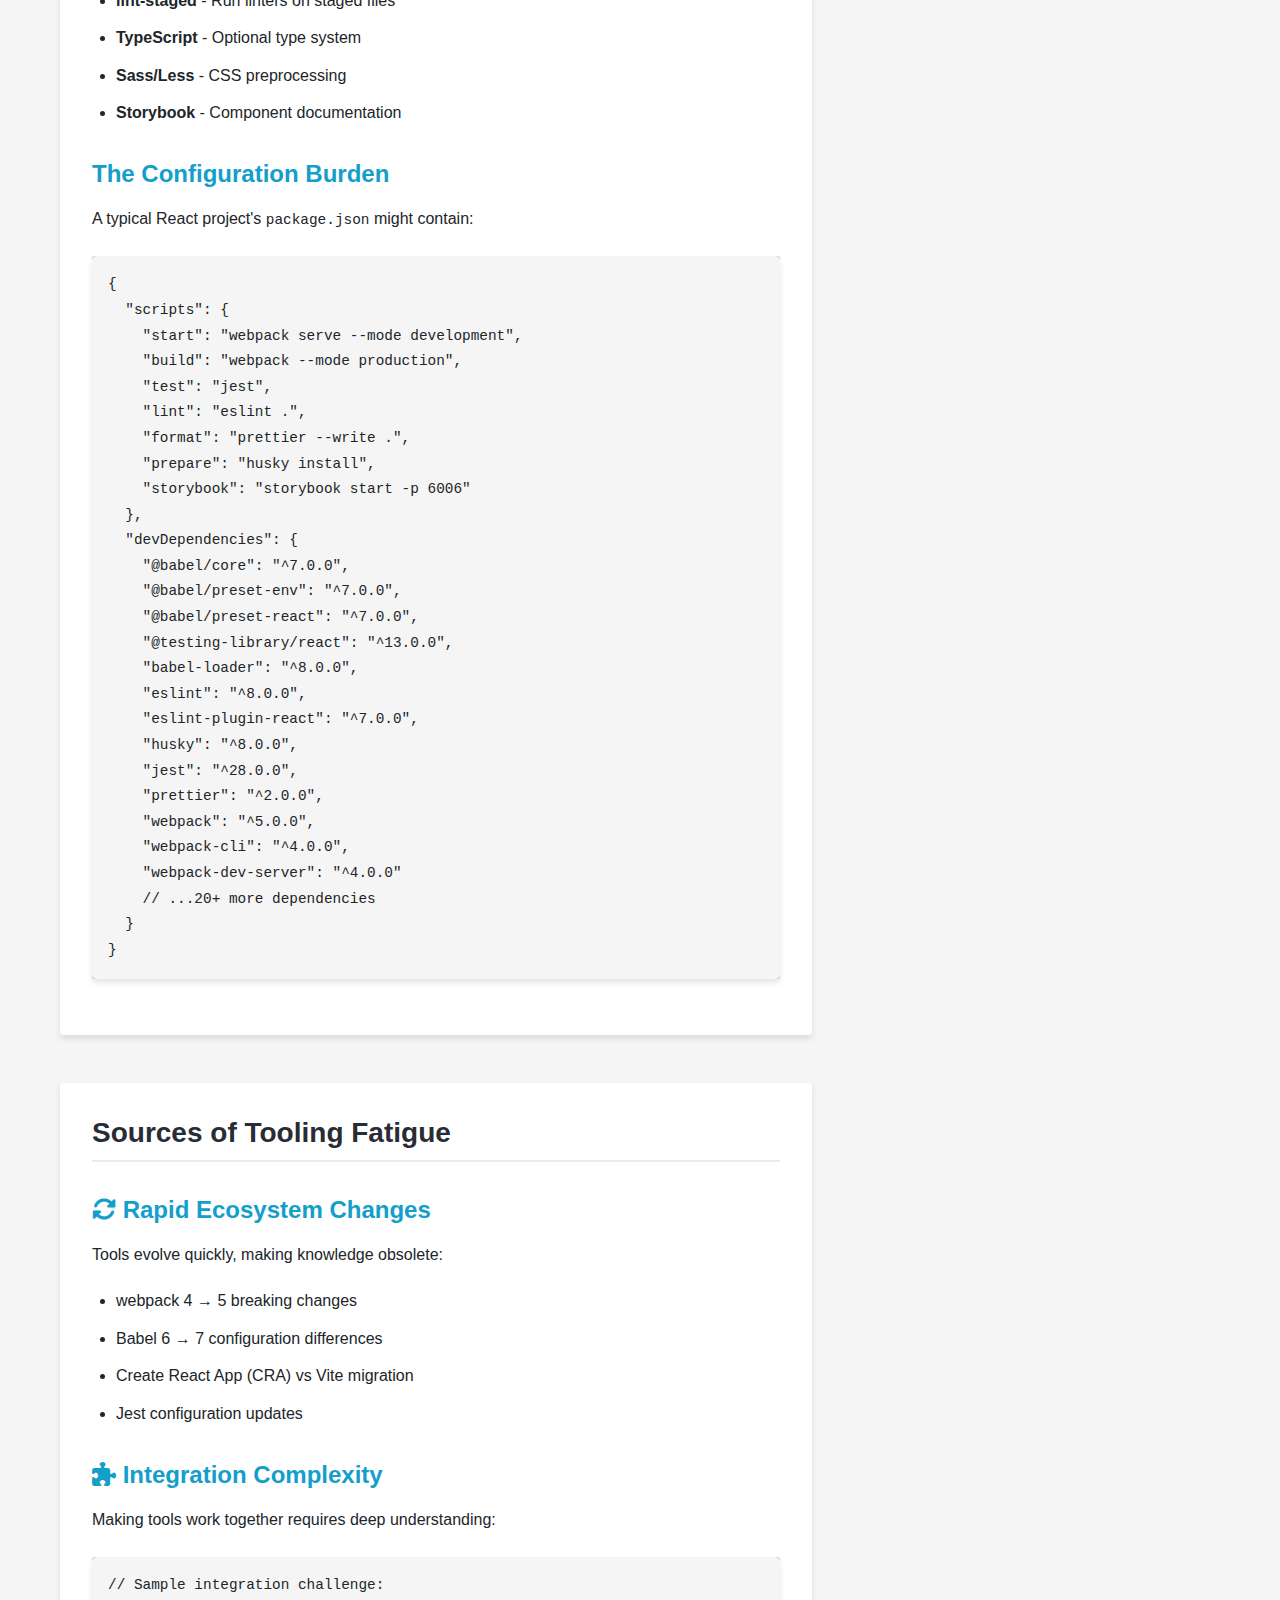
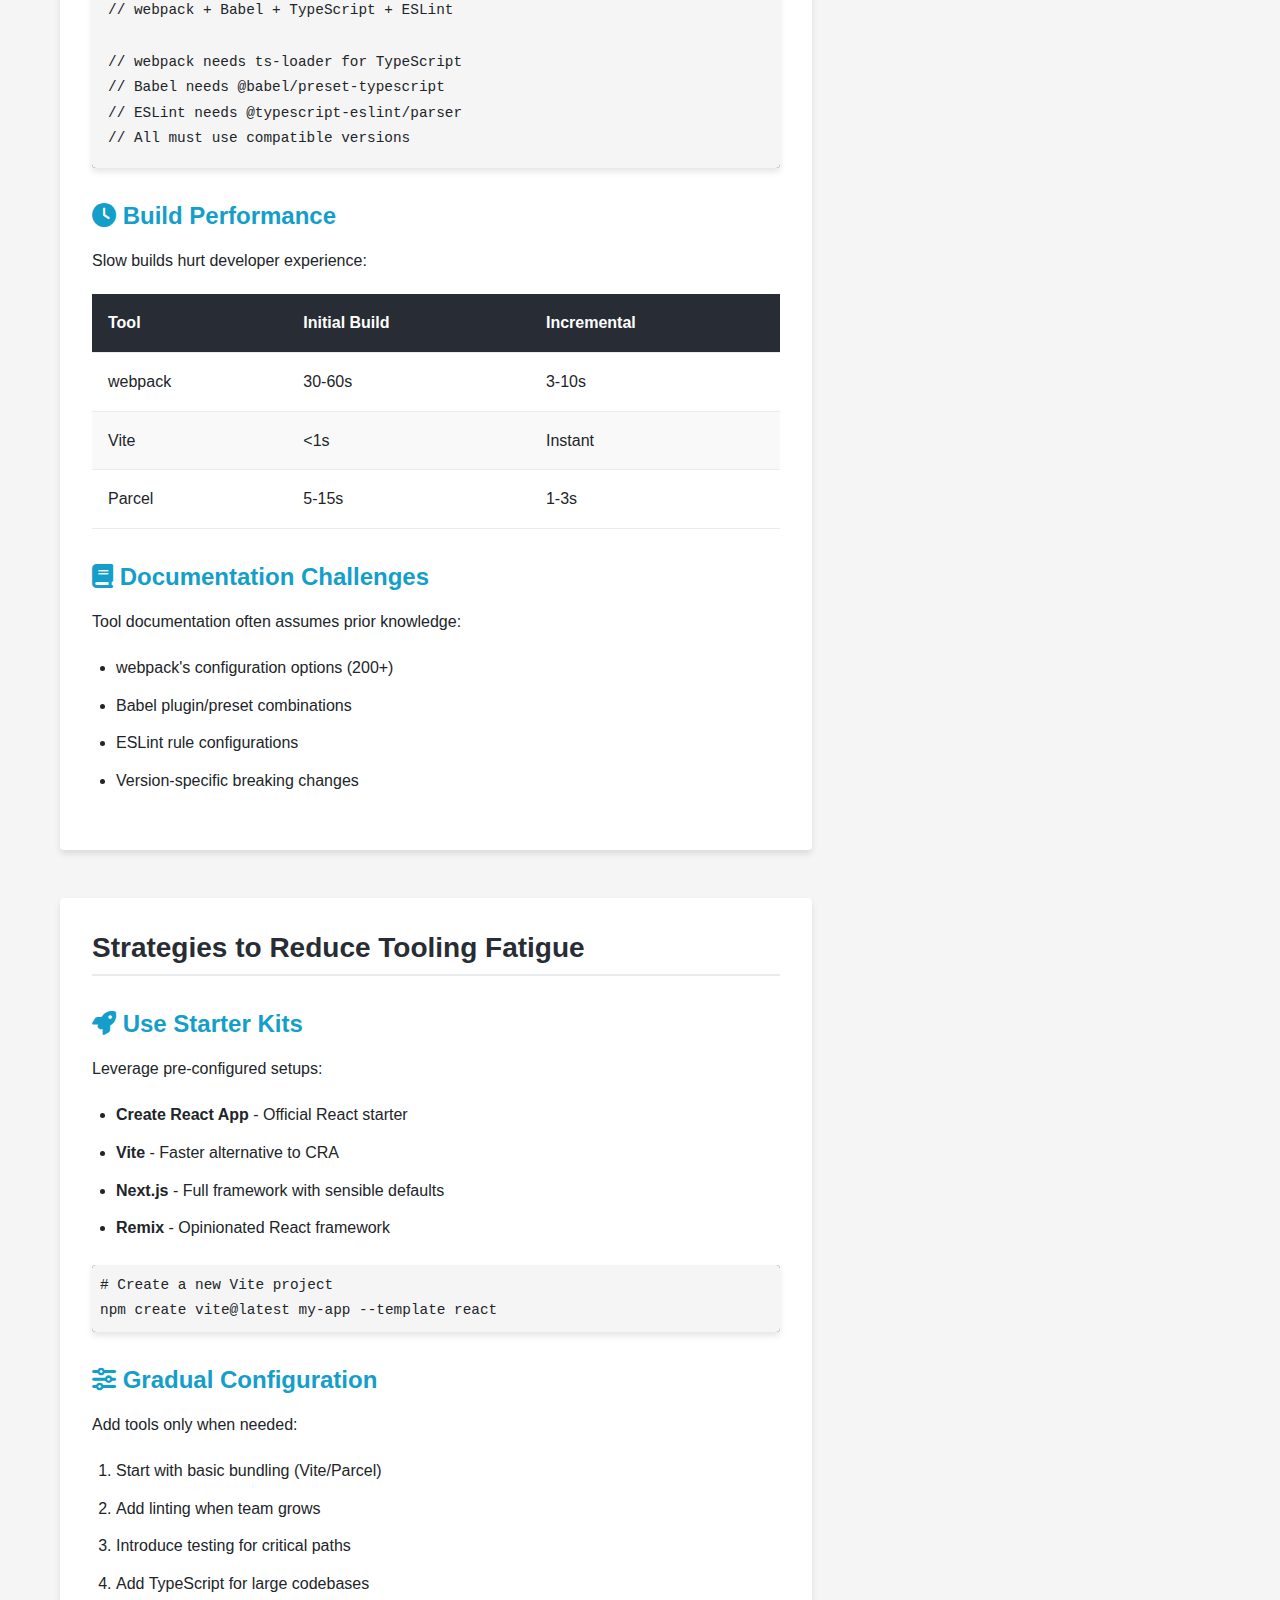
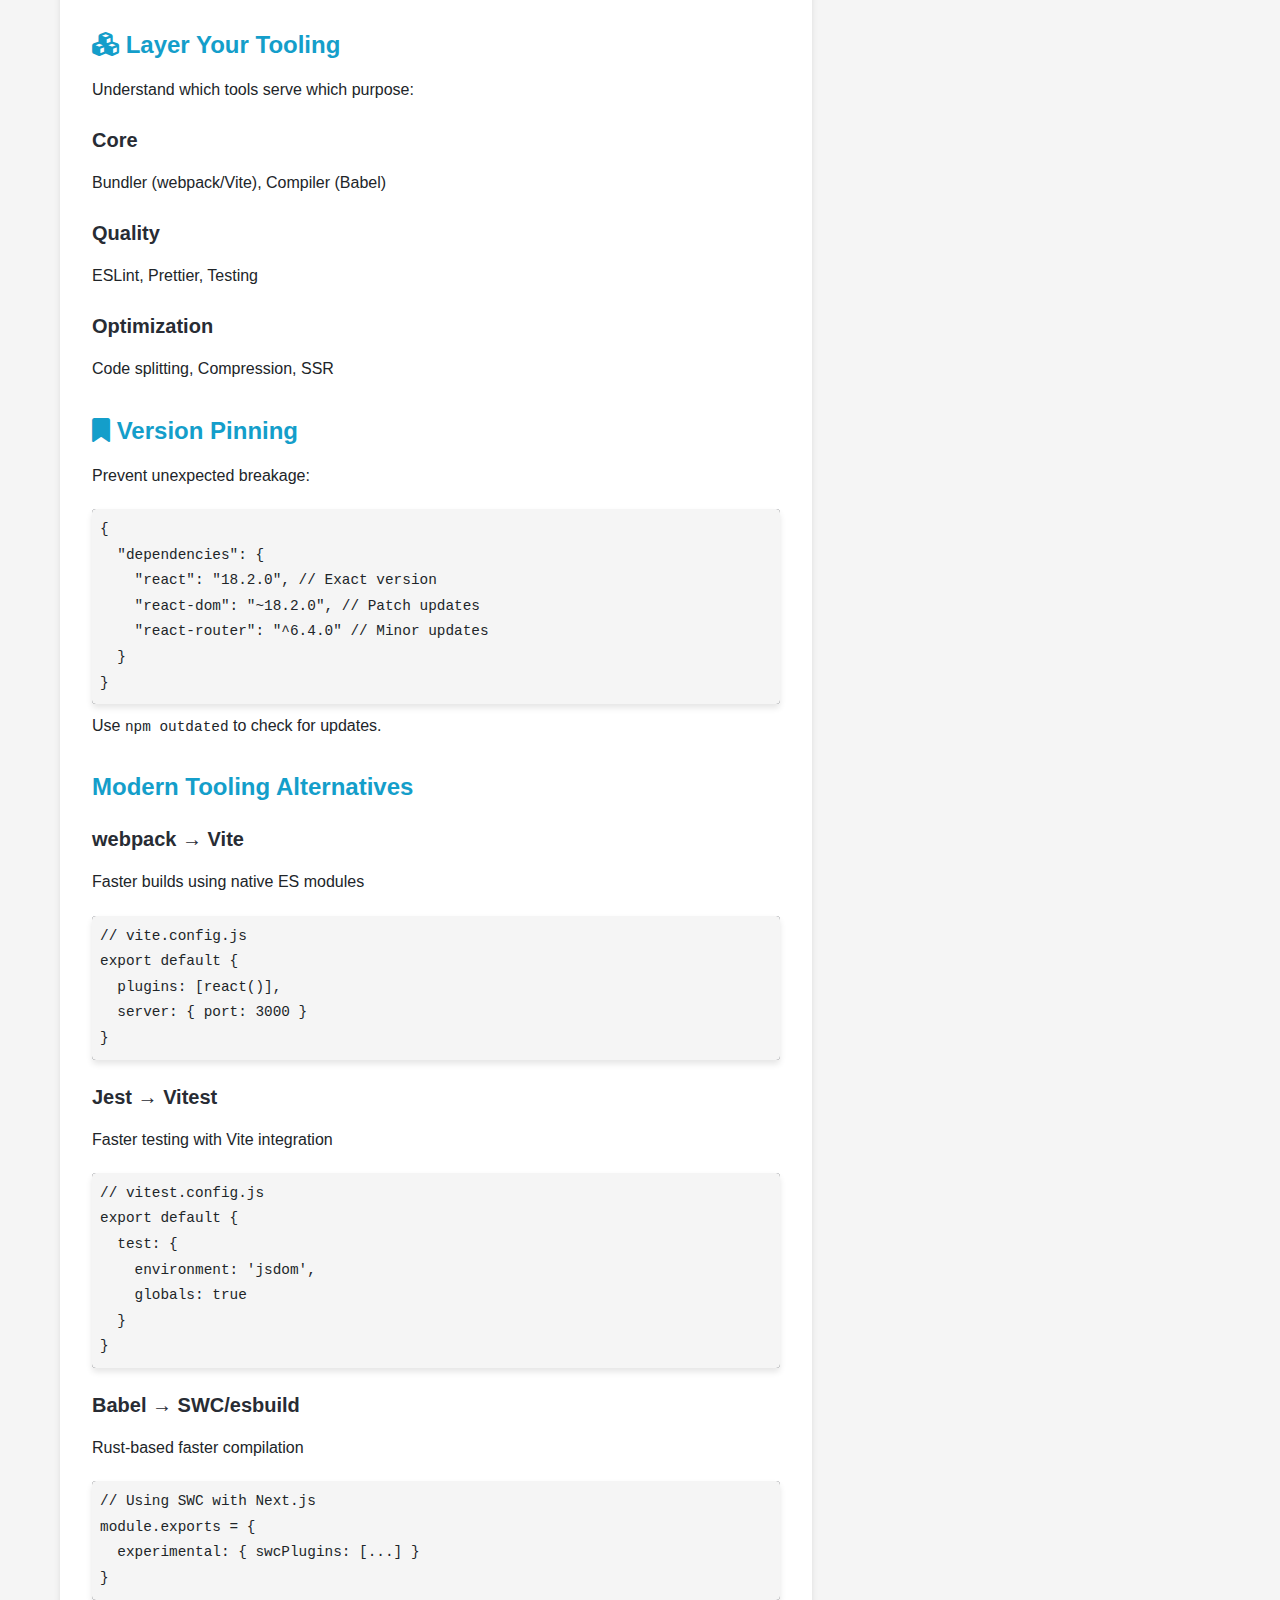
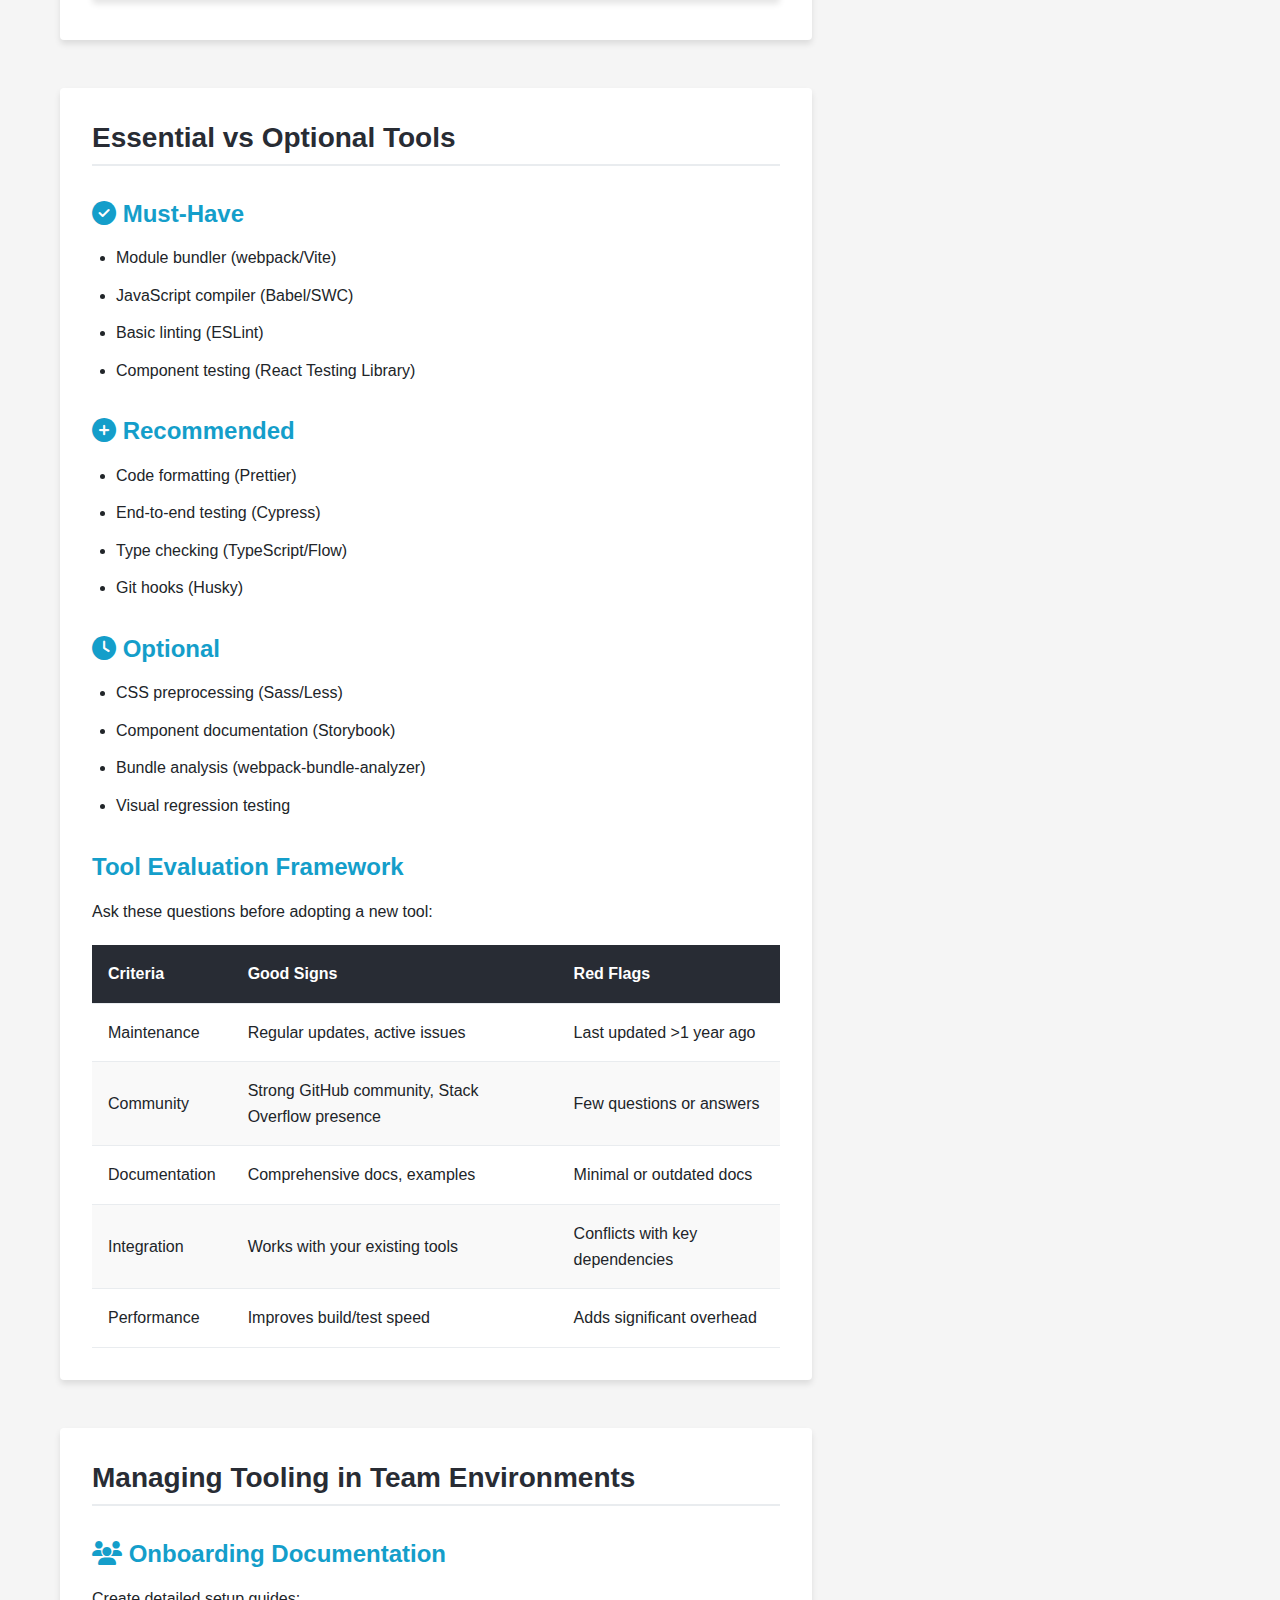
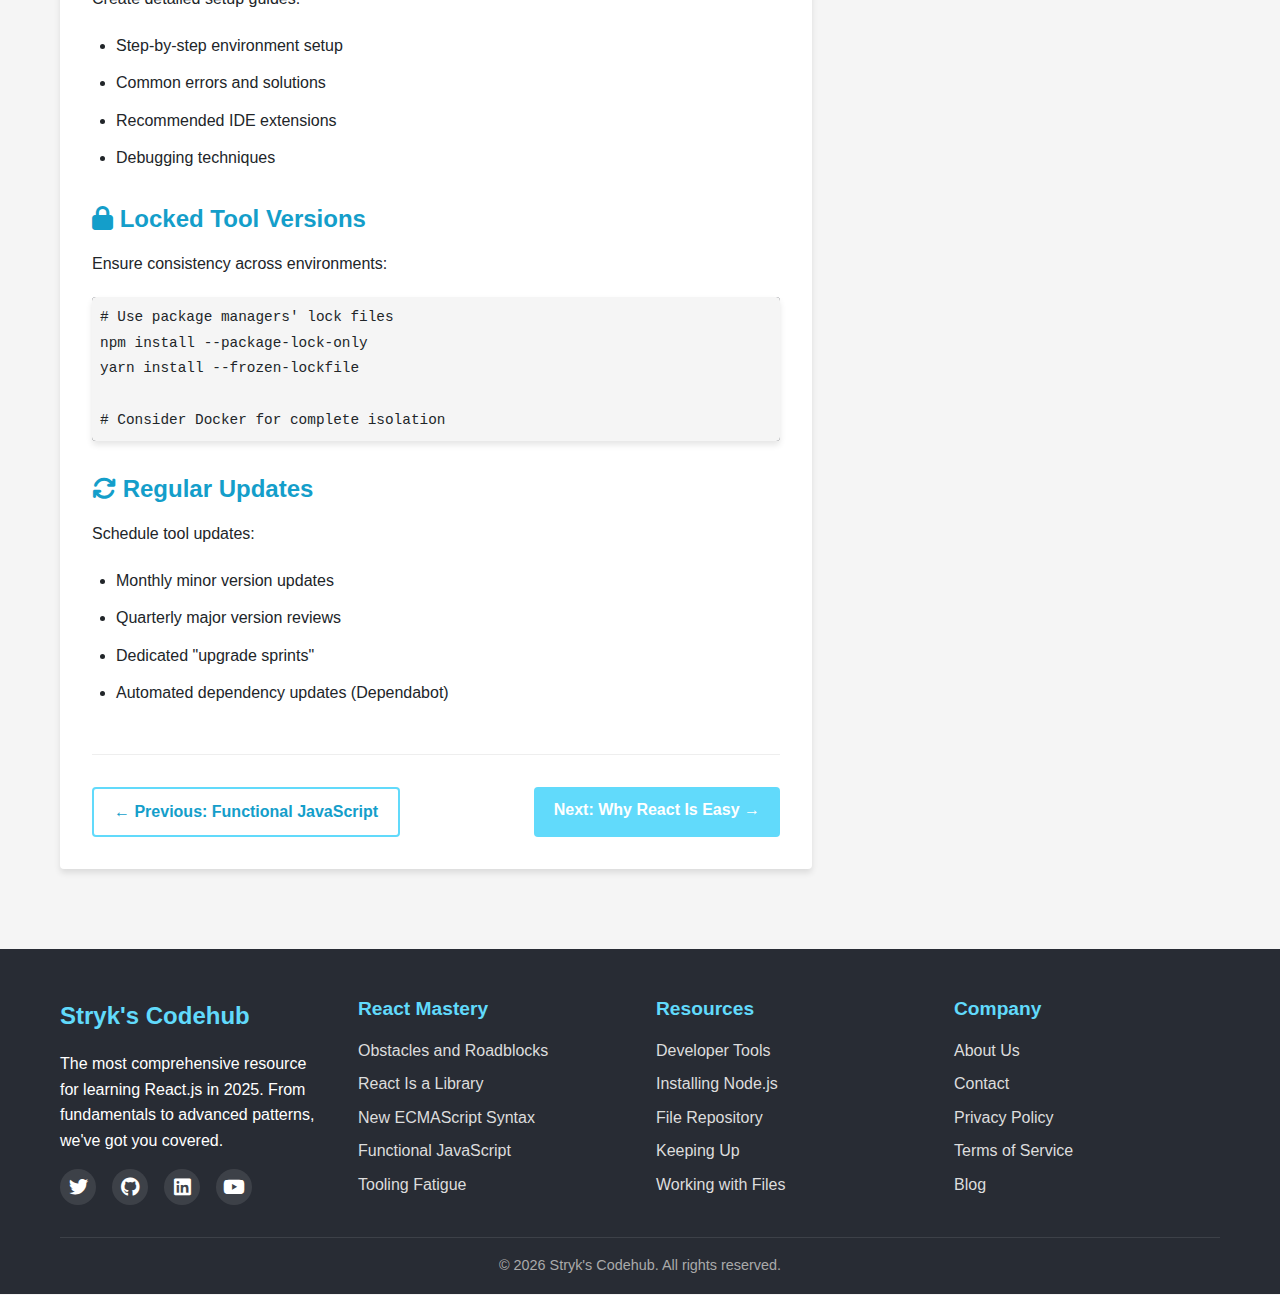
<file: CodeHub/Welcome-To-React/pages/javascript-tooling-fatigue/index.html>
<!DOCTYPE html>
<html lang="en">
<head>
    <meta charset="UTF-8">
    <meta name="viewport" content="width=device-width, initial-scale=1.0">
    <title>JavaScript Tooling Fatigue in React | Stryk's Codehub</title>
    <meta name="description" content="Comprehensive guide to navigating JavaScript tooling fatigue in React development. Learn about essential tools, simplified setups, and strategies to manage the modern React toolchain.">
    <meta name="keywords" content="JavaScript fatigue, React tools, webpack, Babel, ESLint, React toolchain, build tools, JavaScript ecosystem">
    <link rel="stylesheet" href="../../css/page-styles.css">
    <link rel="stylesheet" href="../../css/style.css">
    <link rel="stylesheet" href="../../css/animations.css">
    <link rel="stylesheet" href="../../css/code-theme.css">
    <link rel="stylesheet" href="https://cdnjs.cloudflare.com/ajax/libs/font-awesome/6.4.0/css/all.min.css">
    <script src="../js/header.js" defer></script>
    <script src="../js/footer.js" defer></script>
    <script src="../../js/main.js" defer></script>
    <script src="../../js/code-copy.js" defer></script>
</head>
<body>
    <div id="header-placeholder"></div>
    
    <main class="main-content">
        <section class="page-header">
            <div class="container">
                <h1 class="page-title">JavaScript Tooling Fatigue in React</h1>
                <nav class="breadcrumb">
                    <a href="../../index.html">Home</a>
                    <span>/</span>
                    <span>JavaScript Tooling Fatigue</span>
                </nav>
            </div>
        </section>

        <section class="page-content">
            <div class="container container-flex">
                <article class="content-article">
                    <div class="content-block">
                        <h2>Understanding JavaScript Tooling Fatigue</h2>
                        <p>The modern React development experience comes with a complex toolchain that can overwhelm even experienced developers. What was once simple script tags has evolved into an intricate build process with numerous dependencies and configurations.</p>
                        
                        <div class="evolution-timeline">
                            <div class="timeline-item">
                                <div class="timeline-date">2010</div>
                                <div class="timeline-content">
                                    <h4>Simple Script Tags</h4>
                                    <p>&lt;script src="jquery.js"&gt;&lt;/script&gt;</p>
                                    <p>Direct browser execution</p>
                                </div>
                            </div>
                            <div class="timeline-item">
                                <div class="timeline-date">2015</div>
                                <div class="timeline-content">
                                    <h4>Basic Build Tools</h4>
                                    <p>Grunt/Gulp for concatenation</p>
                                    <p>Browserify for modules</p>
                                </div>
                            </div>
                            <div class="timeline-item highlight">
                                <div class="timeline-date">2020+</div>
                                <div class="timeline-content">
                                    <h4>Modern Toolchain</h4>
                                    <p>webpack + Babel + ESLint + Jest + Husky</p>
                                    <p>Code splitting, SSR, TypeScript</p>
                                </div>
                            </div>
                        </div>
                        
                        <div class="fatigue-stats">
                            <div class="stat-card">
                                <div class="stat-number">82%</div>
                                <div class="stat-label">of developers report tooling complexity as a challenge</div>
                            </div>
                            <div class="stat-card">
                                <div class="stat-number">47</div>
                                <div class="stat-label">average direct dependencies in a React project</div>
                            </div>
                            <div class="stat-card">
                                <div class="stat-number">6+</div>
                                <div class="stat-label">key tools needed for production React apps</div>
                            </div>
                        </div>
                    </div>

                    <div class="content-block">
                        <h2>The Modern React Toolchain</h2>
                        <p>A production-ready React application typically requires several interconnected tools:</p>
                        
                        <div class="toolchain-diagram">
                            <div class="tool-group">
                                <h3>Core Tools</h3>
                                <div class="tool-cards">
                                    <div class="tool-card">
                                        <h4>webpack</h4>
                                        <p>Module bundler with loaders for assets</p>
                                        <div class="config-example">
                                            <pre><code class="language-javascript">// webpack.config.js
module.exports = {
  entry: './src/index.js',
  module: {
    rules: [
      { test: /\.(js|jsx)$/, use: 'babel-loader' },
      { test: /\.css$/, use: ['style-loader', 'css-loader'] }
    ]
  }
};</code></pre>
                                        </div>
                                    </div>
                                    <div class="tool-card">
                                        <h4>Babel</h4>
                                        <p>JavaScript compiler for modern syntax</p>
                                        <div class="config-example">
                                            <pre><code class="language-json">// .babelrc
{
  "presets": [
    "@babel/preset-env",
    "@babel/preset-react"
  ]
}</code></pre>
                                        </div>
                                    </div>
                                </div>
                            </div>
                            
                            <div class="tool-group">
                                <h3>Supporting Tools</h3>
                                <div class="tool-cards">
                                    <div class="tool-card">
                                        <h4>ESLint</h4>
                                        <p>Code quality and style enforcement</p>
                                        <div class="config-example">
                                            <pre><code class="language-json">// .eslintrc
{
  "extends": ["eslint:recommended", "plugin:react/recommended"],
  "rules": {
    "react/prop-types": "warn"
  }
}</code></pre>
                                        </div>
                                    </div>
                                    <div class="tool-card">
                                        <h4>Jest</h4>
                                        <p>Testing framework with React support</p>
                                        <div class="config-example">
                                            <pre><code class="language-javascript">// jest.config.js
module.exports = {
  testEnvironment: 'jsdom',
  setupFilesAfterEnv: ['@testing-library/jest-dom']
};</code></pre>
                                        </div>
                                    </div>
                                </div>
                            </div>
                            
                            <div class="tool-group">
                                <h3>Additional Needs</h3>
                                <ul class="additional-tools">
                                    <li><strong>Prettier</strong> - Code formatting</li>
                                    <li><strong>Husky</strong> - Git hooks</li>
                                    <li><strong>lint-staged</strong> - Run linters on staged files</li>
                                    <li><strong>TypeScript</strong> - Optional type system</li>
                                    <li><strong>Sass/Less</strong> - CSS preprocessing</li>
                                    <li><strong>Storybook</strong> - Component documentation</li>
                                </ul>
                            </div>
                        </div>
                        
                        <div class="configuration-complexity">
                            <h3>The Configuration Burden</h3>
                            <p>A typical React project's <code>package.json</code> might contain:</p>
                            <div class="code-panel">
                                <pre><code class="language-json">{
  "scripts": {
    "start": "webpack serve --mode development",
    "build": "webpack --mode production",
    "test": "jest",
    "lint": "eslint .",
    "format": "prettier --write .",
    "prepare": "husky install",
    "storybook": "storybook start -p 6006"
  },
  "devDependencies": {
    "@babel/core": "^7.0.0",
    "@babel/preset-env": "^7.0.0",
    "@babel/preset-react": "^7.0.0",
    "@testing-library/react": "^13.0.0",
    "babel-loader": "^8.0.0",
    "eslint": "^8.0.0",
    "eslint-plugin-react": "^7.0.0",
    "husky": "^8.0.0",
    "jest": "^28.0.0",
    "prettier": "^2.0.0",
    "webpack": "^5.0.0",
    "webpack-cli": "^4.0.0",
    "webpack-dev-server": "^4.0.0"
    // ...20+ more dependencies
  }
}</code></pre>
                            </div>
                        </div>
                    </div>

                    <div class="content-block">
                        <h2>Sources of Tooling Fatigue</h2>
                        
                        <div class="fatigue-sources">
                            <div class="source-card">
                                <h3><i class="fas fa-sync-alt"></i> Rapid Ecosystem Changes</h3>
                                <p>Tools evolve quickly, making knowledge obsolete:</p>
                                <ul>
                                    <li>webpack 4 → 5 breaking changes</li>
                                    <li>Babel 6 → 7 configuration differences</li>
                                    <li>Create React App (CRA) vs Vite migration</li>
                                    <li>Jest configuration updates</li>
                                </ul>
                            </div>
                            
                            <div class="source-card">
                                <h3><i class="fas fa-puzzle-piece"></i> Integration Complexity</h3>
                                <p>Making tools work together requires deep understanding:</p>
                                <div class="code-panel">
                                    <pre><code class="language-javascript">// Sample integration challenge:
// webpack + Babel + TypeScript + ESLint

// webpack needs ts-loader for TypeScript
// Babel needs @babel/preset-typescript
// ESLint needs @typescript-eslint/parser
// All must use compatible versions</code></pre>
                                </div>
                            </div>
                            
                            <div class="source-card">
                                <h3><i class="fas fa-clock"></i> Build Performance</h3>
                                <p>Slow builds hurt developer experience:</p>
                                <table class="build-times">
                                    <thead>
                                        <tr>
                                            <th>Tool</th>
                                            <th>Initial Build</th>
                                            <th>Incremental</th>
                                        </tr>
                                    </thead>
                                    <tbody>
                                        <tr>
                                            <td>webpack</td>
                                            <td>30-60s</td>
                                            <td>3-10s</td>
                                        </tr>
                                        <tr>
                                            <td>Vite</td>
                                            <td>&lt;1s</td>
                                            <td>Instant</td>
                                        </tr>
                                        <tr>
                                            <td>Parcel</td>
                                            <td>5-15s</td>
                                            <td>1-3s</td>
                                        </tr>
                                    </tbody>
                                </table>
                            </div>
                            
                            <div class="source-card">
                                <h3><i class="fas fa-book"></i> Documentation Challenges</h3>
                                <p>Tool documentation often assumes prior knowledge:</p>
                                <ul>
                                    <li>webpack's configuration options (200+)</li>
                                    <li>Babel plugin/preset combinations</li>
                                    <li>ESLint rule configurations</li>
                                    <li>Version-specific breaking changes</li>
                                </ul>
                            </div>
                        </div>
                    </div>

                    <div class="content-block">
                        <h2>Strategies to Reduce Tooling Fatigue</h2>
                        
                        <div class="strategies-grid">
                            <div class="strategy-card">
                                <h3><i class="fas fa-rocket"></i> Use Starter Kits</h3>
                                <p>Leverage pre-configured setups:</p>
                                <ul>
                                    <li><strong>Create React App</strong> - Official React starter</li>
                                    <li><strong>Vite</strong> - Faster alternative to CRA</li>
                                    <li><strong>Next.js</strong> - Full framework with sensible defaults</li>
                                    <li><strong>Remix</strong> - Opinionated React framework</li>
                                </ul>
                                <div class="code-panel mini">
                                    <pre><code class="language-bash"># Create a new Vite project
npm create vite@latest my-app --template react</code></pre>
                                </div>
                            </div>
                            
                            <div class="strategy-card">
                                <h3><i class="fas fa-sliders-h"></i> Gradual Configuration</h3>
                                <p>Add tools only when needed:</p>
                                <ol>
                                    <li>Start with basic bundling (Vite/Parcel)</li>
                                    <li>Add linting when team grows</li>
                                    <li>Introduce testing for critical paths</li>
                                    <li>Add TypeScript for large codebases</li>
                                </ol>
                            </div>
                            
                            <div class="strategy-card">
                                <h3><i class="fas fa-cubes"></i> Layer Your Tooling</h3>
                                <p>Understand which tools serve which purpose:</p>
                                <div class="tool-layers">
                                    <div class="layer">
                                        <h4>Core</h4>
                                        <p>Bundler (webpack/Vite), Compiler (Babel)</p>
                                    </div>
                                    <div class="layer">
                                        <h4>Quality</h4>
                                        <p>ESLint, Prettier, Testing</p>
                                    </div>
                                    <div class="layer">
                                        <h4>Optimization</h4>
                                        <p>Code splitting, Compression, SSR</p>
                                    </div>
                                </div>
                            </div>
                            
                            <div class="strategy-card">
                                <h3><i class="fas fa-bookmark"></i> Version Pinning</h3>
                                <p>Prevent unexpected breakage:</p>
                                <div class="code-panel mini">
                                    <pre><code class="language-json">{
  "dependencies": {
    "react": "18.2.0", // Exact version
    "react-dom": "~18.2.0", // Patch updates
    "react-router": "^6.4.0" // Minor updates
  }
}</code></pre>
                                </div>
                                <p>Use <code>npm outdated</code> to check for updates.</p>
                            </div>
                        </div>
                        
                        <div class="modern-alternatives">
                            <h3>Modern Tooling Alternatives</h3>
                            <div class="alternatives-grid">
                                <div class="alternative-card">
                                    <h4>webpack → Vite</h4>
                                    <p>Faster builds using native ES modules</p>
                                    <div class="code-panel mini">
                                        <pre><code class="language-javascript">// vite.config.js
export default {
  plugins: [react()],
  server: { port: 3000 }
}</code></pre>
                                    </div>
                                </div>
                                <div class="alternative-card">
                                    <h4>Jest → Vitest</h4>
                                    <p>Faster testing with Vite integration</p>
                                    <div class="code-panel mini">
                                        <pre><code class="language-javascript">// vitest.config.js
export default {
  test: {
    environment: 'jsdom',
    globals: true
  }
}</code></pre>
                                    </div>
                                </div>
                                <div class="alternative-card">
                                    <h4>Babel → SWC/esbuild</h4>
                                    <p>Rust-based faster compilation</p>
                                    <div class="code-panel mini">
                                        <pre><code class="language-javascript">// Using SWC with Next.js
module.exports = {
  experimental: { swcPlugins: [...] }
}</code></pre>
                                    </div>
                                </div>
                            </div>
                        </div>
                    </div>

                    <div class="content-block">
                        <h2>Essential vs Optional Tools</h2>
                        
                        <div class="tool-priority">
                            <div class="priority-tier">
                                <h3><i class="fas fa-check-circle"></i> Must-Have</h3>
                                <ul>
                                    <li>Module bundler (webpack/Vite)</li>
                                    <li>JavaScript compiler (Babel/SWC)</li>
                                    <li>Basic linting (ESLint)</li>
                                    <li>Component testing (React Testing Library)</li>
                                </ul>
                            </div>
                            <div class="priority-tier">
                                <h3><i class="fas fa-plus-circle"></i> Recommended</h3>
                                <ul>
                                    <li>Code formatting (Prettier)</li>
                                    <li>End-to-end testing (Cypress)</li>
                                    <li>Type checking (TypeScript/Flow)</li>
                                    <li>Git hooks (Husky)</li>
                                </ul>
                            </div>
                            <div class="priority-tier">
                                <h3><i class="fas fa-clock"></i> Optional</h3>
                                <ul>
                                    <li>CSS preprocessing (Sass/Less)</li>
                                    <li>Component documentation (Storybook)</li>
                                    <li>Bundle analysis (webpack-bundle-analyzer)</li>
                                    <li>Visual regression testing</li>
                                </ul>
                            </div>
                        </div>
                        
                        <div class="tool-evaluation">
                            <h3>Tool Evaluation Framework</h3>
                            <p>Ask these questions before adopting a new tool:</p>
                            <table class="evaluation-table">
                                <thead>
                                    <tr>
                                        <th>Criteria</th>
                                        <th>Good Signs</th>
                                        <th>Red Flags</th>
                                    </tr>
                                </thead>
                                <tbody>
                                    <tr>
                                        <td>Maintenance</td>
                                        <td>Regular updates, active issues</td>
                                        <td>Last updated >1 year ago</td>
                                    </tr>
                                    <tr>
                                        <td>Community</td>
                                        <td>Strong GitHub community, Stack Overflow presence</td>
                                        <td>Few questions or answers</td>
                                    </tr>
                                    <tr>
                                        <td>Documentation</td>
                                        <td>Comprehensive docs, examples</td>
                                        <td>Minimal or outdated docs</td>
                                    </tr>
                                    <tr>
                                        <td>Integration</td>
                                        <td>Works with your existing tools</td>
                                        <td>Conflicts with key dependencies</td>
                                    </tr>
                                    <tr>
                                        <td>Performance</td>
                                        <td>Improves build/test speed</td>
                                        <td>Adds significant overhead</td>
                                    </tr>
                                </tbody>
                            </table>
                        </div>
                    </div>

                    <div class="content-block">
                        <h2>Managing Tooling in Team Environments</h2>
                        
                        <div class="team-strategies">
                            <div class="strategy-card">
                                <h3><i class="fas fa-users"></i> Onboarding Documentation</h3>
                                <p>Create detailed setup guides:</p>
                                <ul>
                                    <li>Step-by-step environment setup</li>
                                    <li>Common errors and solutions</li>
                                    <li>Recommended IDE extensions</li>
                                    <li>Debugging techniques</li>
                                </ul>
                            </div>
                            
                            <div class="strategy-card">
                                <h3><i class="fas fa-lock"></i> Locked Tool Versions</h3>
                                <p>Ensure consistency across environments:</p>
                                <div class="code-panel mini">
                                    <pre><code class="language-bash"># Use package managers' lock files
npm install --package-lock-only
yarn install --frozen-lockfile

# Consider Docker for complete isolation</code></pre>
                                </div>
                            </div>
                            
                            <div class="strategy-card">
                                <h3><i class="fas fa-sync"></i> Regular Updates</h3>
                                <p>Schedule tool updates:</p>
                                <ul>
                                    <li>Monthly minor version updates</li>
                                    <li>Quarterly major version reviews</li>
                                    <li>Dedicated "upgrade sprints"</li>
                                    <li>Automated dependency updates (Dependabot)</li>
                                </ul>
                            </div>
                        </div>
                        
                        <div class="content-navigation">
                            <a href="../functional-javascript/index.html" class="btn btn-secondary">← Previous: Functional JavaScript</a>
                            <a href="../why-react-is-easy/index.html" class="btn btn-primary">Next: Why React Is Easy →</a>
                        </div>
                    </div>
                </article>
                
                <aside class="sidebar">
                    <div class="sidebar-widget">
                        <h3>Minimal React Toolchain</h3>
                        <p>For small projects, you can simplify:</p>
                        <ul>
                            <li>Vite instead of webpack</li>
                            <li>ESLint without complex rules</li>
                            <li>Basic Jest configuration</li>
                            <li>Skip TypeScript initially</li>
                        </ul>
                    </div>
                    
                    <div class="sidebar-widget">
                        <h3>Useful Commands</h3>
                        <div class="code-panel mini">
                            <pre><code class="language-bash" style="color: white;"># Audit dependencies
npm audit

# Check for outdated packages
npm outdated

# Analyze bundle size
npx source-map-explorer bundle.js</code></pre>
                        </div>
                    </div>
                    
                    <div class="sidebar-widget">
                        <h3>Tooling Resources</h3>
                        <ul>
                            <li><a href="https://webpack.js.org/" target="_blank">webpack docs</a></li>
                            <li><a href="https://vitejs.dev/" target="_blank">Vite docs</a></li>
                            <li><a href="https://eslint.org/" target="_blank">ESLint docs</a></li>
                            <li><a href="https://jestjs.io/" target="_blank">Jest docs</a></li>
                        </ul>
                    </div>
                </aside>
            </div>
        </section>
    </main>

    <div id="footer-placeholder"></div>
</body>
</html>
</file>
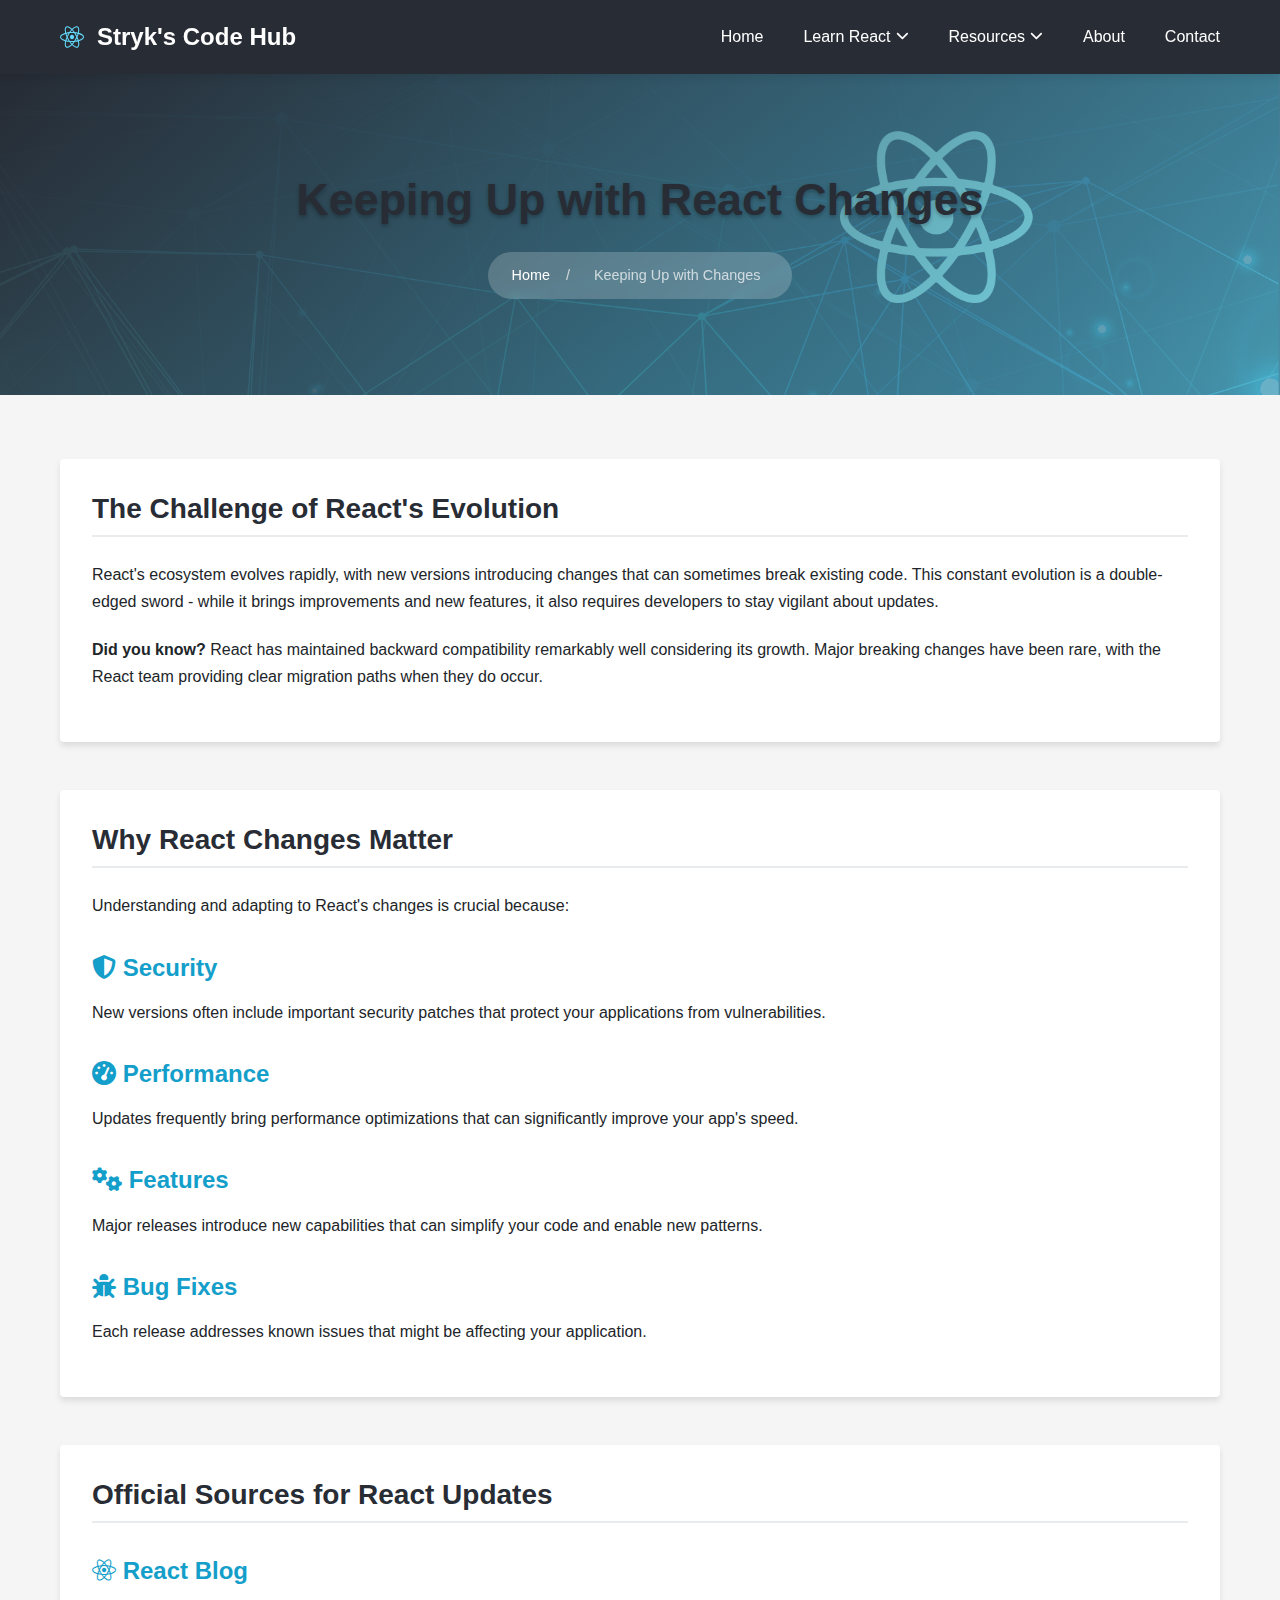
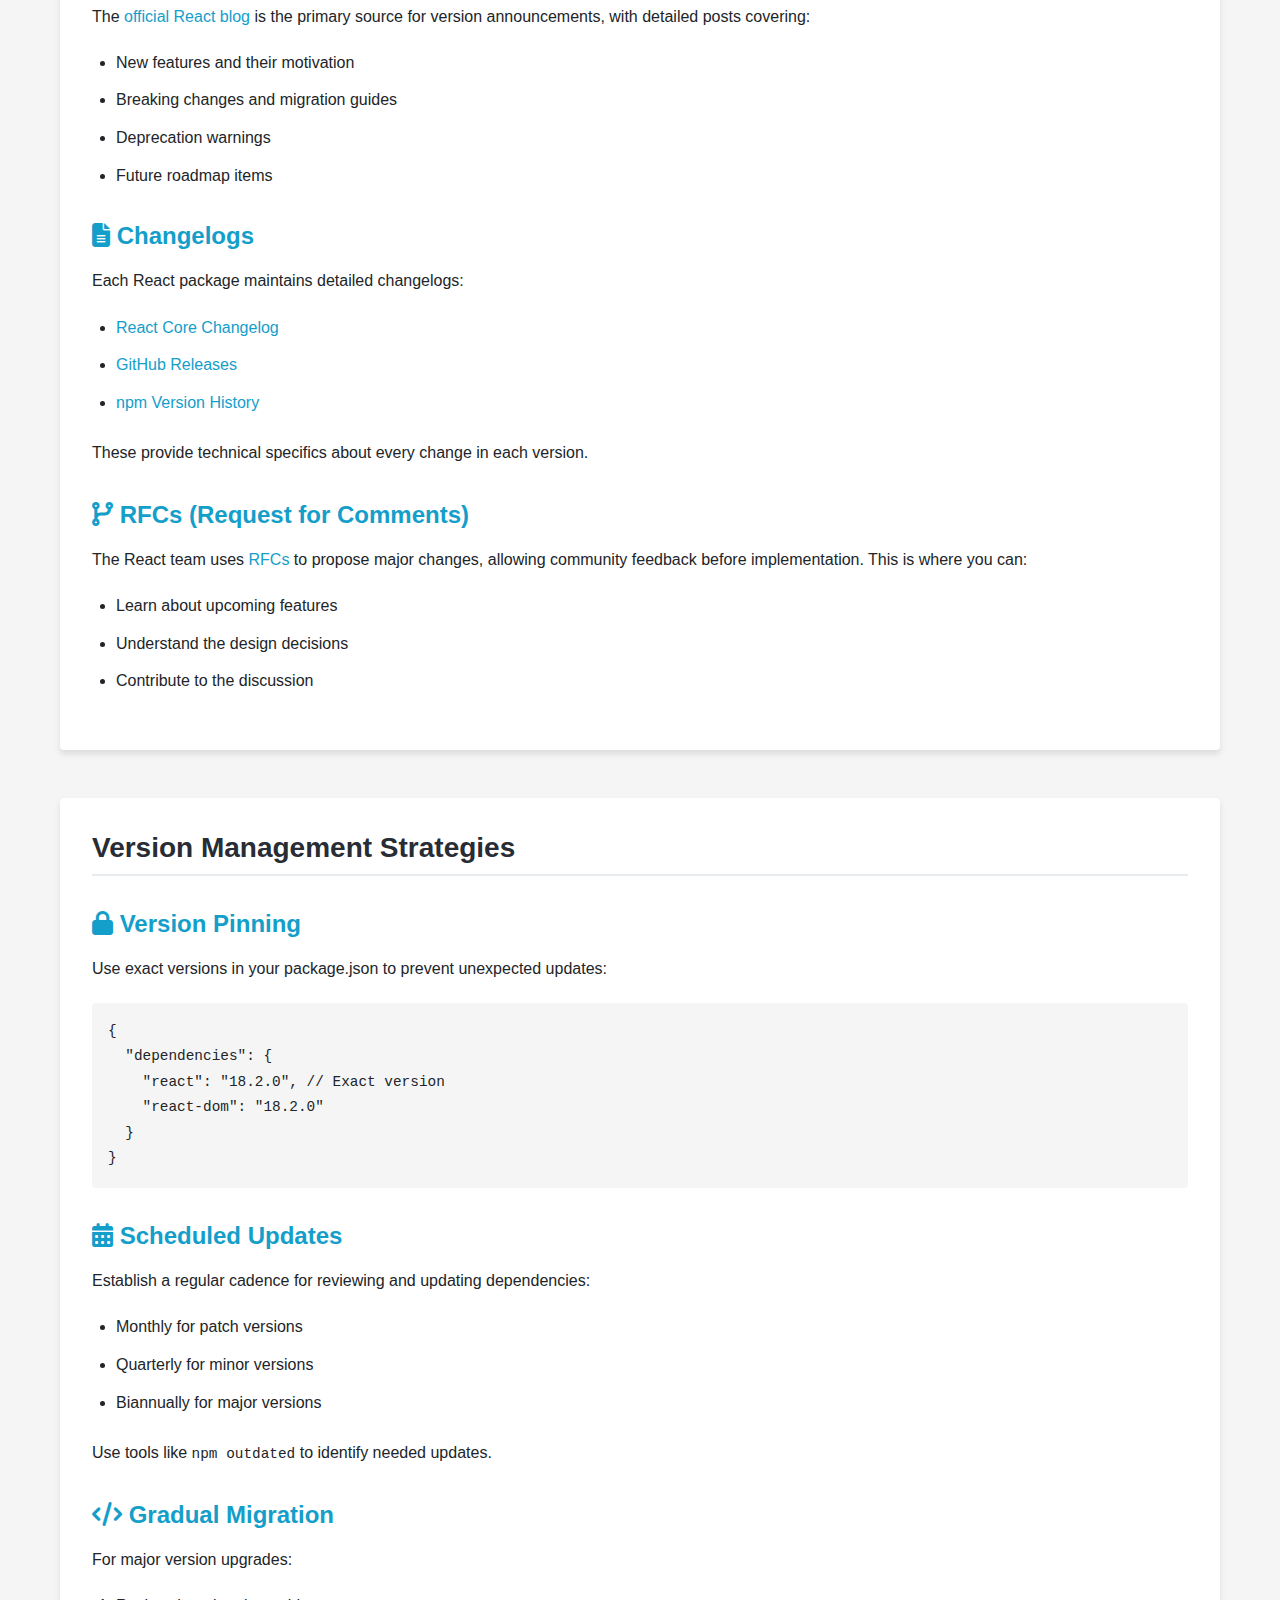
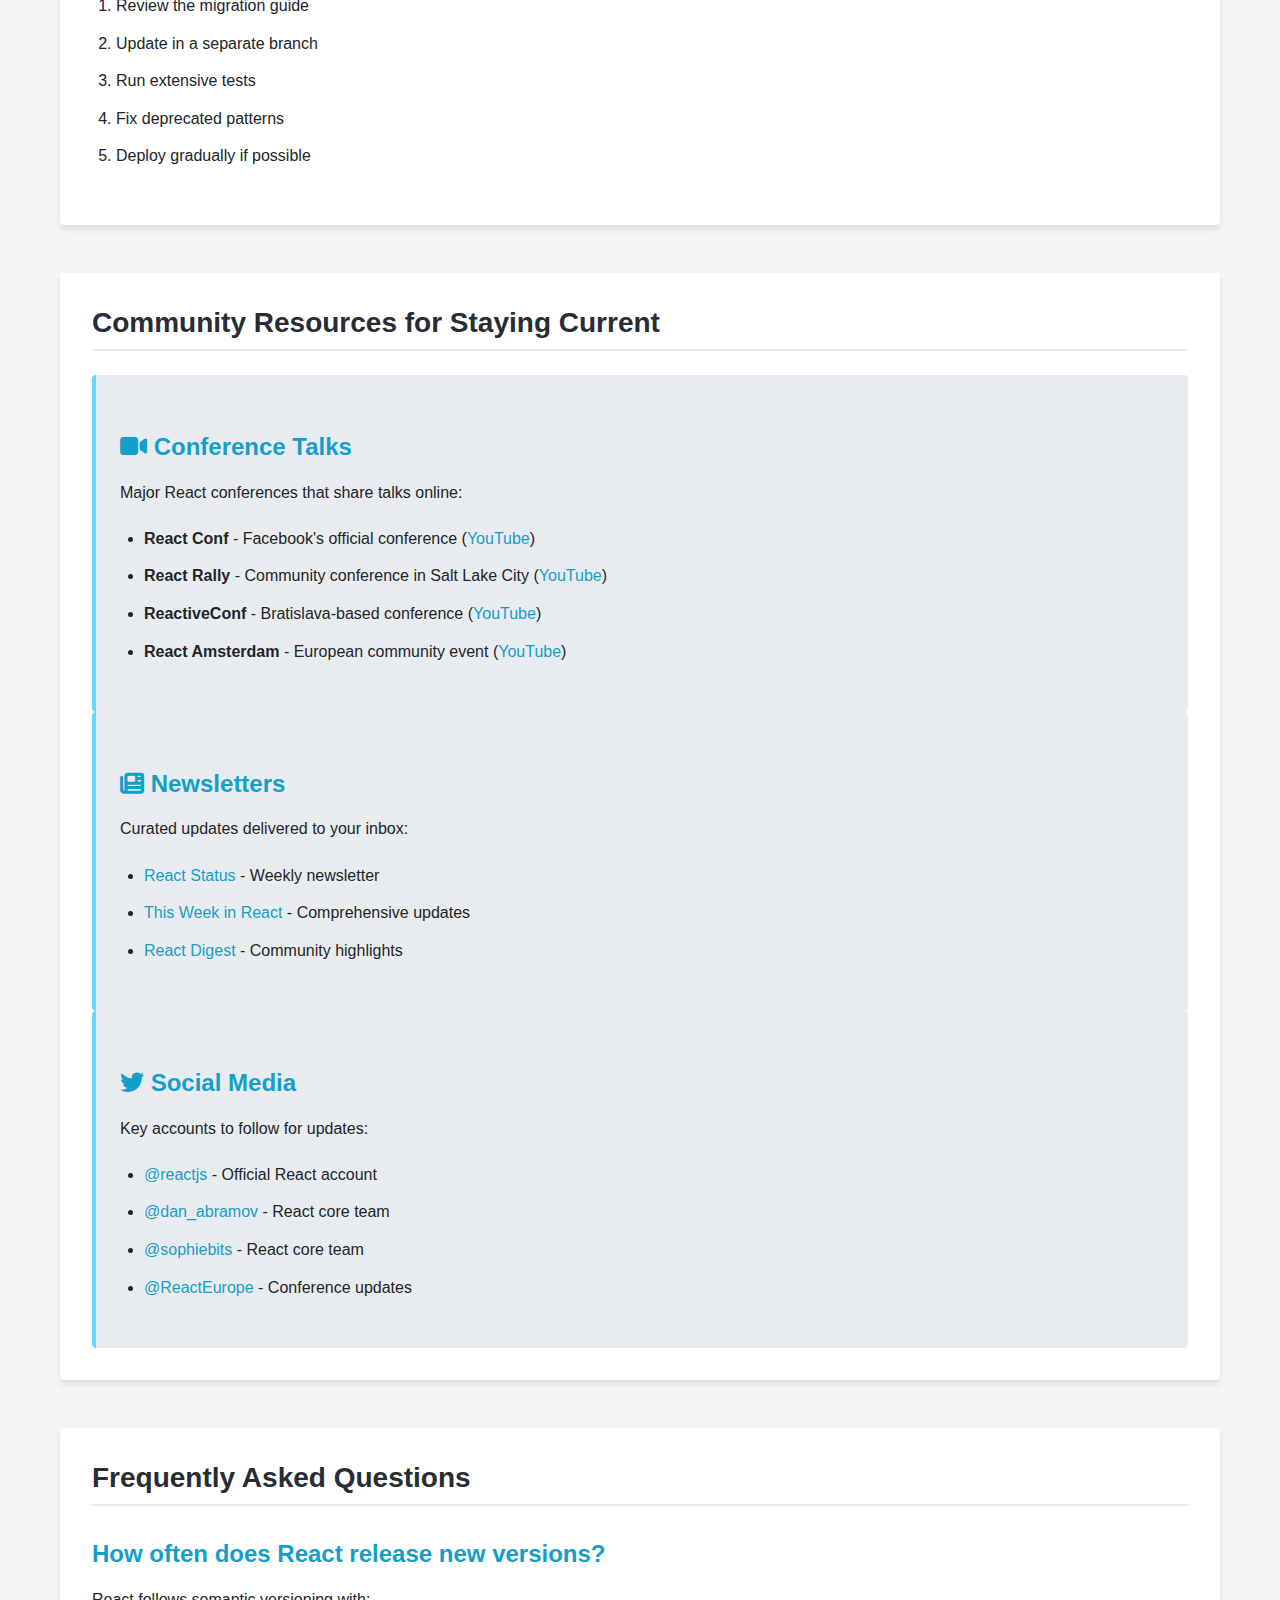
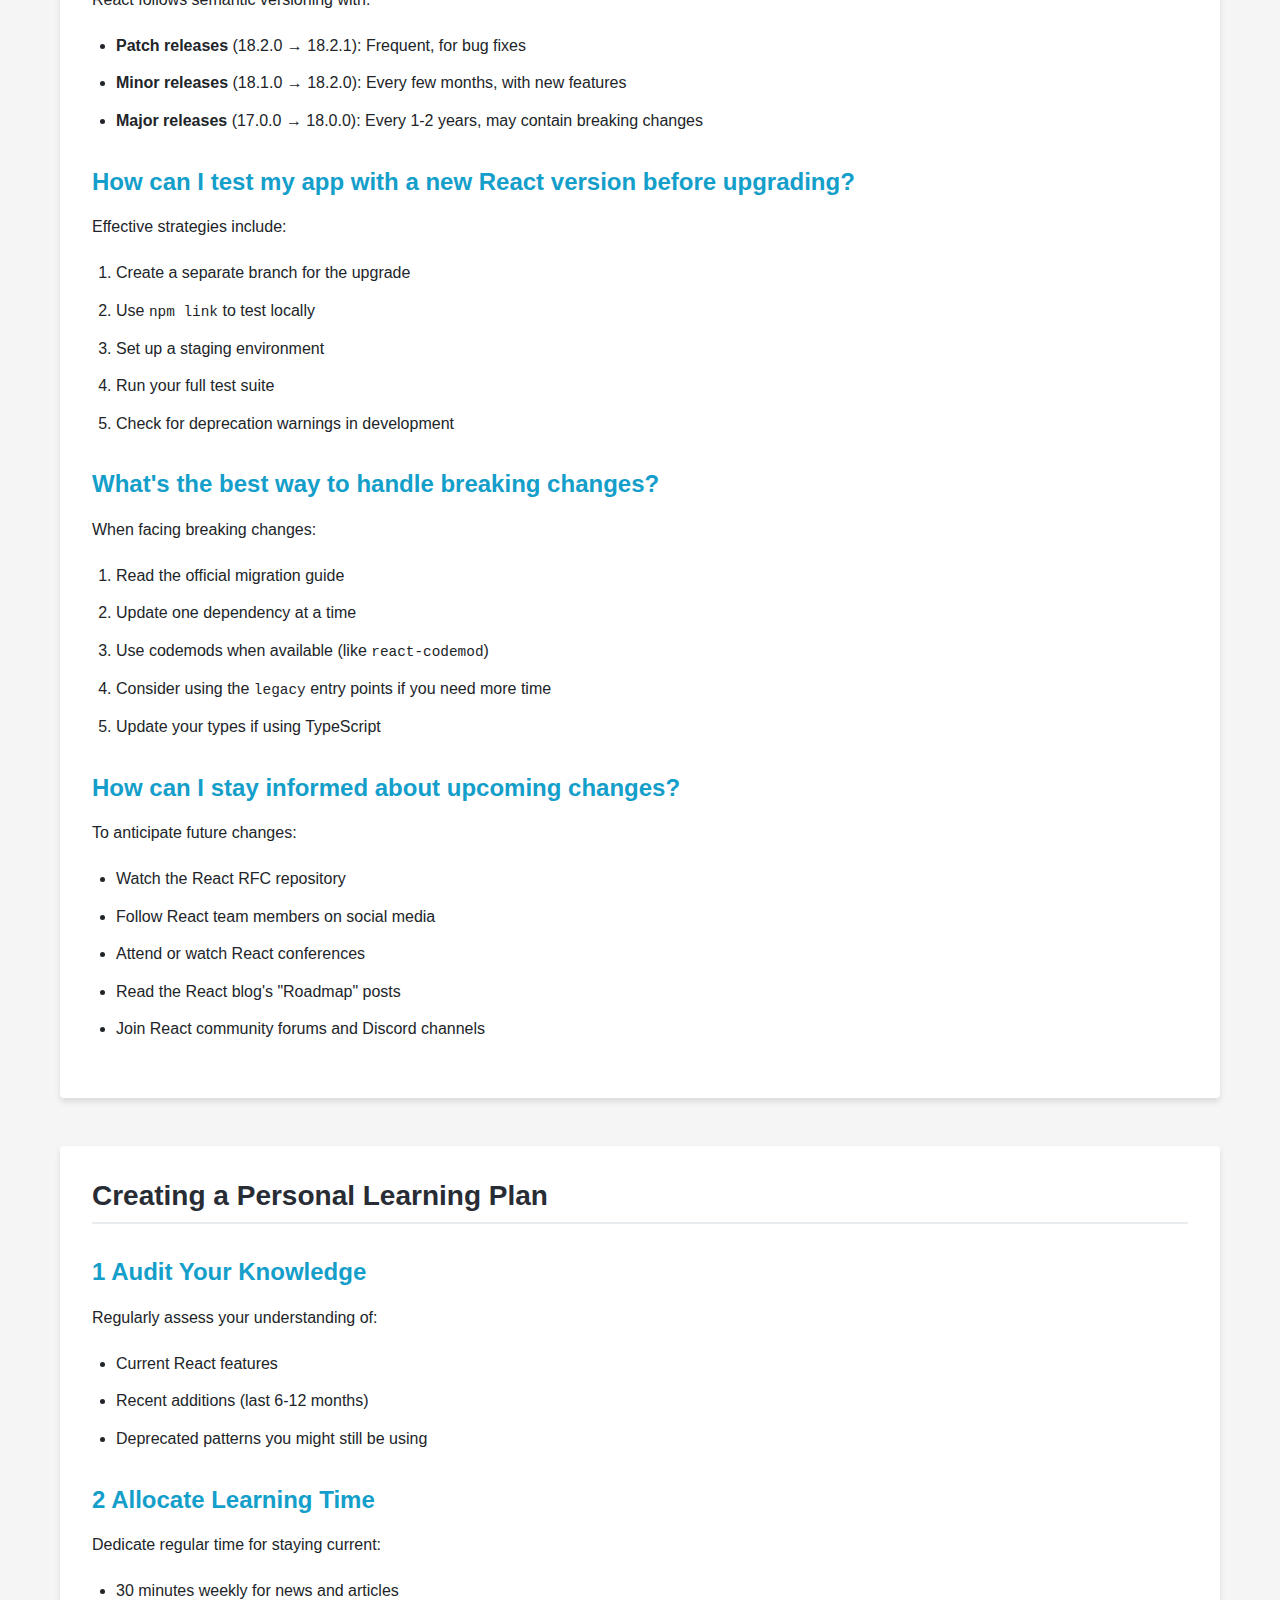
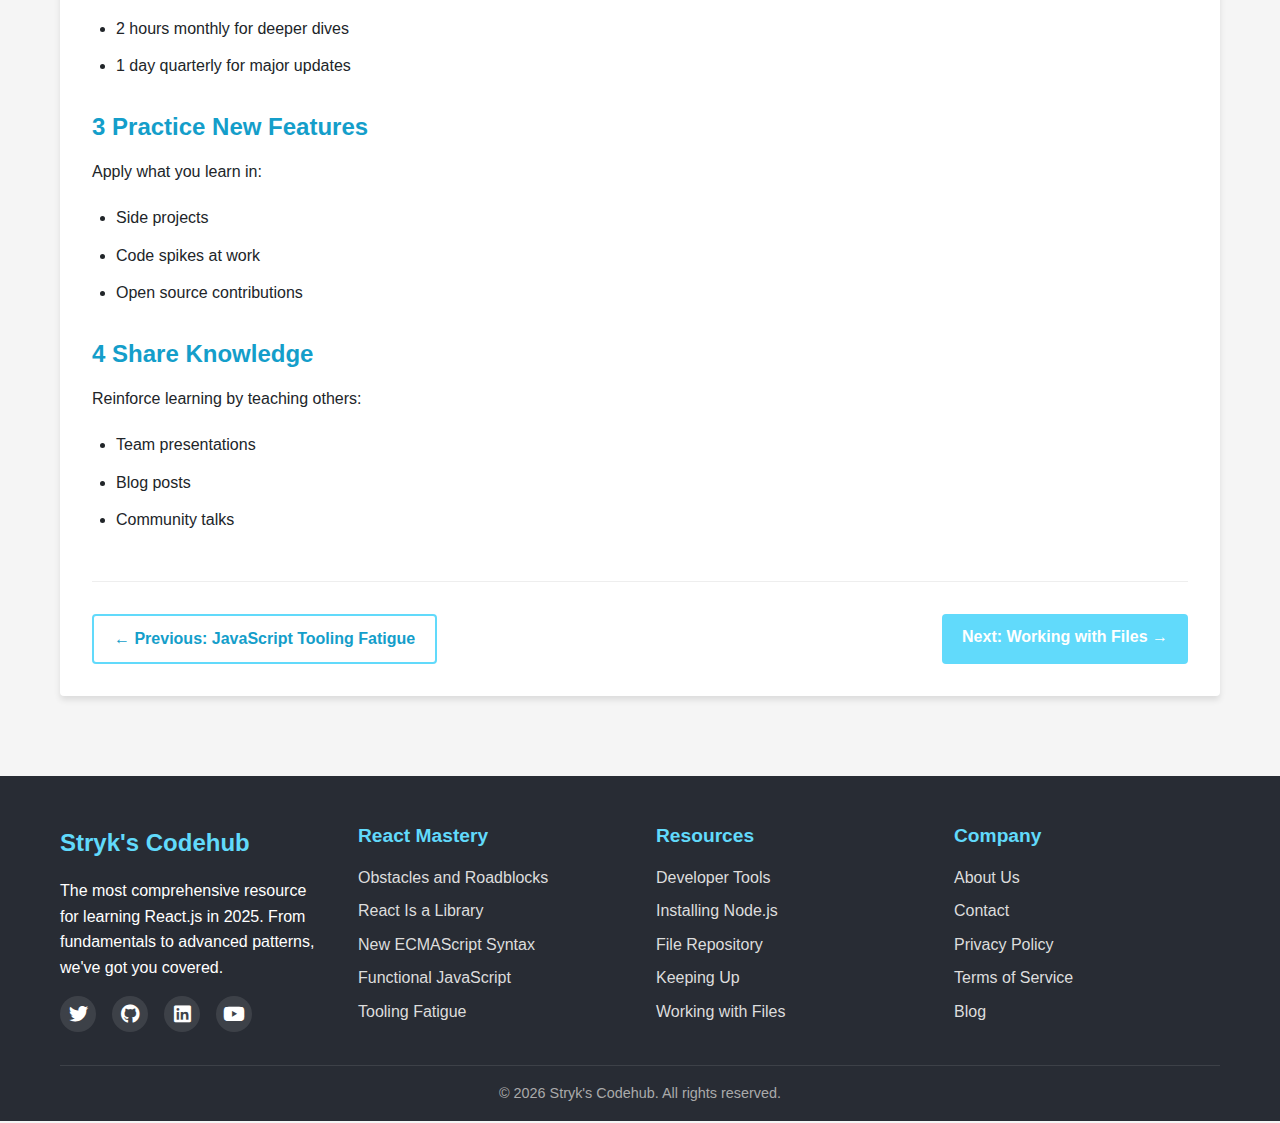
<file: CodeHub/Welcome-To-React/pages/keeping-up-with-changes/index.html>
<!DOCTYPE html>
<html lang="en">
<head>
    <meta charset="UTF-8">
    <meta name="viewport" content="width=device-width, initial-scale=1.0">
    <title>Keeping Up with React Changes | Stryk's Codehub</title>
    <meta name="description" content="Learn how to stay current with React's evolving ecosystem. Discover strategies for handling breaking changes, version management, and where to find reliable React updates.">
    <meta name="keywords" content="React updates, React changes, React versioning, React blog, React conferences, React changelog, React migration">
    <link rel="stylesheet" href="../../css/page-styles.css">
    <link rel="stylesheet" href="../../css/style.css">
    <link rel="stylesheet" href="../../css/animations.css">
    <link rel="stylesheet" href="https://cdnjs.cloudflare.com/ajax/libs/font-awesome/6.4.0/css/all.min.css">
    <script src="../js/header.js" defer></script>
    <script src="../js/footer.js" defer></script>
    <script src="../../js/main.js" defer></script>
</head>
<body>
    <div id="header-placeholder"></div>
    
    <main class="main-content">
        <section class="page-header">
            <div class="container">
                <h1 class="page-title">Keeping Up with React Changes</h1>
                <nav class="breadcrumb">
                    <a href="../../index.html">Home</a>
                    <span>/</span>
                    <span>Keeping Up with Changes</span>
                </nav>
            </div>
        </section>

        <section class="page-content">
            <div class="container">
                <article class="content-article">
                    <div class="content-block">
                        <h2>The Challenge of React's Evolution</h2>
                        <p>React's ecosystem evolves rapidly, with new versions introducing changes that can sometimes break existing code. This constant evolution is a double-edged sword - while it brings improvements and new features, it also requires developers to stay vigilant about updates.</p>
                        
                        <div class="callout-box">
                            <p><strong>Did you know?</strong> React has maintained backward compatibility remarkably well considering its growth. Major breaking changes have been rare, with the React team providing clear migration paths when they do occur.</p>
                        </div>
                    </div>

                    <div class="content-block">
                        <h2>Why React Changes Matter</h2>
                        <p>Understanding and adapting to React's changes is crucial because:</p>
                        
                        <div class="benefits-grid">
                            <div class="benefit-card">
                                <h3><i class="fas fa-shield-alt"></i> Security</h3>
                                <p>New versions often include important security patches that protect your applications from vulnerabilities.</p>
                            </div>
                            <div class="benefit-card">
                                <h3><i class="fas fa-tachometer-alt"></i> Performance</h3>
                                <p>Updates frequently bring performance optimizations that can significantly improve your app's speed.</p>
                            </div>
                            <div class="benefit-card">
                                <h3><i class="fas fa-cogs"></i> Features</h3>
                                <p>Major releases introduce new capabilities that can simplify your code and enable new patterns.</p>
                            </div>
                            <div class="benefit-card">
                                <h3><i class="fas fa-bug"></i> Bug Fixes</h3>
                                <p>Each release addresses known issues that might be affecting your application.</p>
                            </div>
                        </div>
                    </div>

                    <div class="content-block">
                        <h2>Official Sources for React Updates</h2>
                        
                        <div class="update-sources">
                            <div class="source-card">
                                <h3><i class="fab fa-react"></i> React Blog</h3>
                                <p>The <a href="https://reactjs.org/blog/" target="_blank">official React blog</a> is the primary source for version announcements, with detailed posts covering:</p>
                                <ul>
                                    <li>New features and their motivation</li>
                                    <li>Breaking changes and migration guides</li>
                                    <li>Deprecation warnings</li>
                                    <li>Future roadmap items</li>
                                </ul>
                            </div>
                            
                            <div class="source-card">
                                <h3><i class="fas fa-file-alt"></i> Changelogs</h3>
                                <p>Each React package maintains detailed changelogs:</p>
                                <ul>
                                    <li><a href="https://github.com/facebook/react/blob/main/CHANGELOG.md" target="_blank">React Core Changelog</a></li>
                                    <li><a href="https://github.com/facebook/react/releases" target="_blank">GitHub Releases</a></li>
                                    <li><a href="https://www.npmjs.com/package/react" target="_blank">npm Version History</a></li>
                                </ul>
                                <p>These provide technical specifics about every change in each version.</p>
                            </div>
                            
                            <div class="source-card">
                                <h3><i class="fas fa-code-branch"></i> RFCs (Request for Comments)</h3>
                                <p>The React team uses <a href="https://github.com/reactjs/rfcs" target="_blank">RFCs</a> to propose major changes, allowing community feedback before implementation. This is where you can:</p>
                                <ul>
                                    <li>Learn about upcoming features</li>
                                    <li>Understand the design decisions</li>
                                    <li>Contribute to the discussion</li>
                                </ul>
                            </div>
                        </div>
                    </div>

                    <div class="content-block">
                        <h2>Version Management Strategies</h2>
                        
                        <div class="version-strategies">
                            <div class="strategy-card">
                                <h3><i class="fas fa-lock"></i> Version Pinning</h3>
                                <p>Use exact versions in your package.json to prevent unexpected updates:</p>
                                <div class="code-snippet">
                                    <pre><code class="language-json">{
  "dependencies": {
    "react": "18.2.0", // Exact version
    "react-dom": "18.2.0"
  }
}</code></pre>
                                </div>
                            </div>
                            
                            <div class="strategy-card">
                                <h3><i class="fas fa-calendar-alt"></i> Scheduled Updates</h3>
                                <p>Establish a regular cadence for reviewing and updating dependencies:</p>
                                <ul>
                                    <li>Monthly for patch versions</li>
                                    <li>Quarterly for minor versions</li>
                                    <li>Biannually for major versions</li>
                                </ul>
                                <p>Use tools like <code>npm outdated</code> to identify needed updates.</p>
                            </div>
                            
                            <div class="strategy-card">
                                <h3><i class="fas fa-code"></i> Gradual Migration</h3>
                                <p>For major version upgrades:</p>
                                <ol>
                                    <li>Review the migration guide</li>
                                    <li>Update in a separate branch</li>
                                    <li>Run extensive tests</li>
                                    <li>Fix deprecated patterns</li>
                                    <li>Deploy gradually if possible</li>
                                </ol>
                            </div>
                        </div>
                    </div>

                    <div class="content-block">
                        <h2>Community Resources for Staying Current</h2>
                        
                        <div class="community-resources">
                            <div class="resource-card">
                                <h3><i class="fas fa-video"></i> Conference Talks</h3>
                                <p>Major React conferences that share talks online:</p>
                                <ul>
                                    <li><strong>React Conf</strong> - Facebook's official conference (<a href="https://www.youtube.com/c/ReactConf" target="_blank">YouTube</a>)</li>
                                    <li><strong>React Rally</strong> - Community conference in Salt Lake City (<a href="https://www.youtube.com/c/ReactRally" target="_blank">YouTube</a>)</li>
                                    <li><strong>ReactiveConf</strong> - Bratislava-based conference (<a href="https://www.youtube.com/c/ReactiveConf" target="_blank">YouTube</a>)</li>
                                    <li><strong>React Amsterdam</strong> - European community event (<a href="https://www.youtube.com/c/ReactAmsterdam" target="_blank">YouTube</a>)</li>
                                </ul>
                            </div>
                            
                            <div class="resource-card">
                                <h3><i class="fas fa-newspaper"></i> Newsletters</h3>
                                <p>Curated updates delivered to your inbox:</p>
                                <ul>
                                    <li><a href="https://react.statuscode.com/" target="_blank">React Status</a> - Weekly newsletter</li>
                                    <li><a href="https://thisweekinreact.com/" target="_blank">This Week in React</a> - Comprehensive updates</li>
                                    <li><a href="https://reactdigest.net/" target="_blank">React Digest</a> - Community highlights</li>
                                </ul>
                            </div>
                            
                            <div class="resource-card">
                                <h3><i class="fab fa-twitter"></i> Social Media</h3>
                                <p>Key accounts to follow for updates:</p>
                                <ul>
                                    <li><a href="https://twitter.com/reactjs" target="_blank">@reactjs</a> - Official React account</li>
                                    <li><a href="https://twitter.com/dan_abramov" target="_blank">@dan_abramov</a> - React core team</li>
                                    <li><a href="https://twitter.com/sophiebits" target="_blank">@sophiebits</a> - React core team</li>
                                    <li><a href="https://twitter.com/ReactEurope" target="_blank">@ReactEurope</a> - Conference updates</li>
                                </ul>
                            </div>
                        </div>
                    </div>

                    <div class="content-block">
                        <h2>Frequently Asked Questions</h2>
                        
                        <div class="faq-section">
                            <div class="faq-item">
                                <h3>How often does React release new versions?</h3>
                                <p>React follows semantic versioning with:</p>
                                <ul>
                                    <li><strong>Patch releases</strong> (18.2.0 → 18.2.1): Frequent, for bug fixes</li>
                                    <li><strong>Minor releases</strong> (18.1.0 → 18.2.0): Every few months, with new features</li>
                                    <li><strong>Major releases</strong> (17.0.0 → 18.0.0): Every 1-2 years, may contain breaking changes</li>
                                </ul>
                            </div>
                            
                            <div class="faq-item">
                                <h3>How can I test my app with a new React version before upgrading?</h3>
                                <p>Effective strategies include:</p>
                                <ol>
                                    <li>Create a separate branch for the upgrade</li>
                                    <li>Use <code>npm link</code> to test locally</li>
                                    <li>Set up a staging environment</li>
                                    <li>Run your full test suite</li>
                                    <li>Check for deprecation warnings in development</li>
                                </ol>
                            </div>
                            
                            <div class="faq-item">
                                <h3>What's the best way to handle breaking changes?</h3>
                                <p>When facing breaking changes:</p>
                                <ol>
                                    <li>Read the official migration guide</li>
                                    <li>Update one dependency at a time</li>
                                    <li>Use codemods when available (like <code>react-codemod</code>)</li>
                                    <li>Consider using the <code>legacy</code> entry points if you need more time</li>
                                    <li>Update your types if using TypeScript</li>
                                </ol>
                            </div>
                            
                            <div class="faq-item">
                                <h3>How can I stay informed about upcoming changes?</h3>
                                <p>To anticipate future changes:</p>
                                <ul>
                                    <li>Watch the React RFC repository</li>
                                    <li>Follow React team members on social media</li>
                                    <li>Attend or watch React conferences</li>
                                    <li>Read the React blog's "Roadmap" posts</li>
                                    <li>Join React community forums and Discord channels</li>
                                </ul>
                            </div>
                        </div>
                    </div>

                    <div class="content-block">
                        <h2>Creating a Personal Learning Plan</h2>
                        
                        <div class="learning-plan">
                            <div class="plan-step">
                                <h3><span class="step-number">1</span> Audit Your Knowledge</h3>
                                <p>Regularly assess your understanding of:</p>
                                <ul>
                                    <li>Current React features</li>
                                    <li>Recent additions (last 6-12 months)</li>
                                    <li>Deprecated patterns you might still be using</li>
                                </ul>
                            </div>
                            
                            <div class="plan-step">
                                <h3><span class="step-number">2</span> Allocate Learning Time</h3>
                                <p>Dedicate regular time for staying current:</p>
                                <ul>
                                    <li>30 minutes weekly for news and articles</li>
                                    <li>2 hours monthly for deeper dives</li>
                                    <li>1 day quarterly for major updates</li>
                                </ul>
                            </div>
                            
                            <div class="plan-step">
                                <h3><span class="step-number">3</span> Practice New Features</h3>
                                <p>Apply what you learn in:</p>
                                <ul>
                                    <li>Side projects</li>
                                    <li>Code spikes at work</li>
                                    <li>Open source contributions</li>
                                </ul>
                            </div>
                            
                            <div class="plan-step">
                                <h3><span class="step-number">4</span> Share Knowledge</h3>
                                <p>Reinforce learning by teaching others:</p>
                                <ul>
                                    <li>Team presentations</li>
                                    <li>Blog posts</li>
                                    <li>Community talks</li>
                                </ul>
                            </div>
                        </div>
                        
                        <div class="content-navigation">
                            <a href="../javascript-tooling-fatigue/index.html" class="btn btn-secondary">← Previous: JavaScript Tooling Fatigue</a>
                            <a href="../working-with-files/index.html" class="btn btn-primary">Next: Working with Files →</a>
                        </div>
                    </div>
                </article>
            </div>
        </section>
    </main>

    <div id="footer-placeholder"></div>
</body>
</html>
</file>
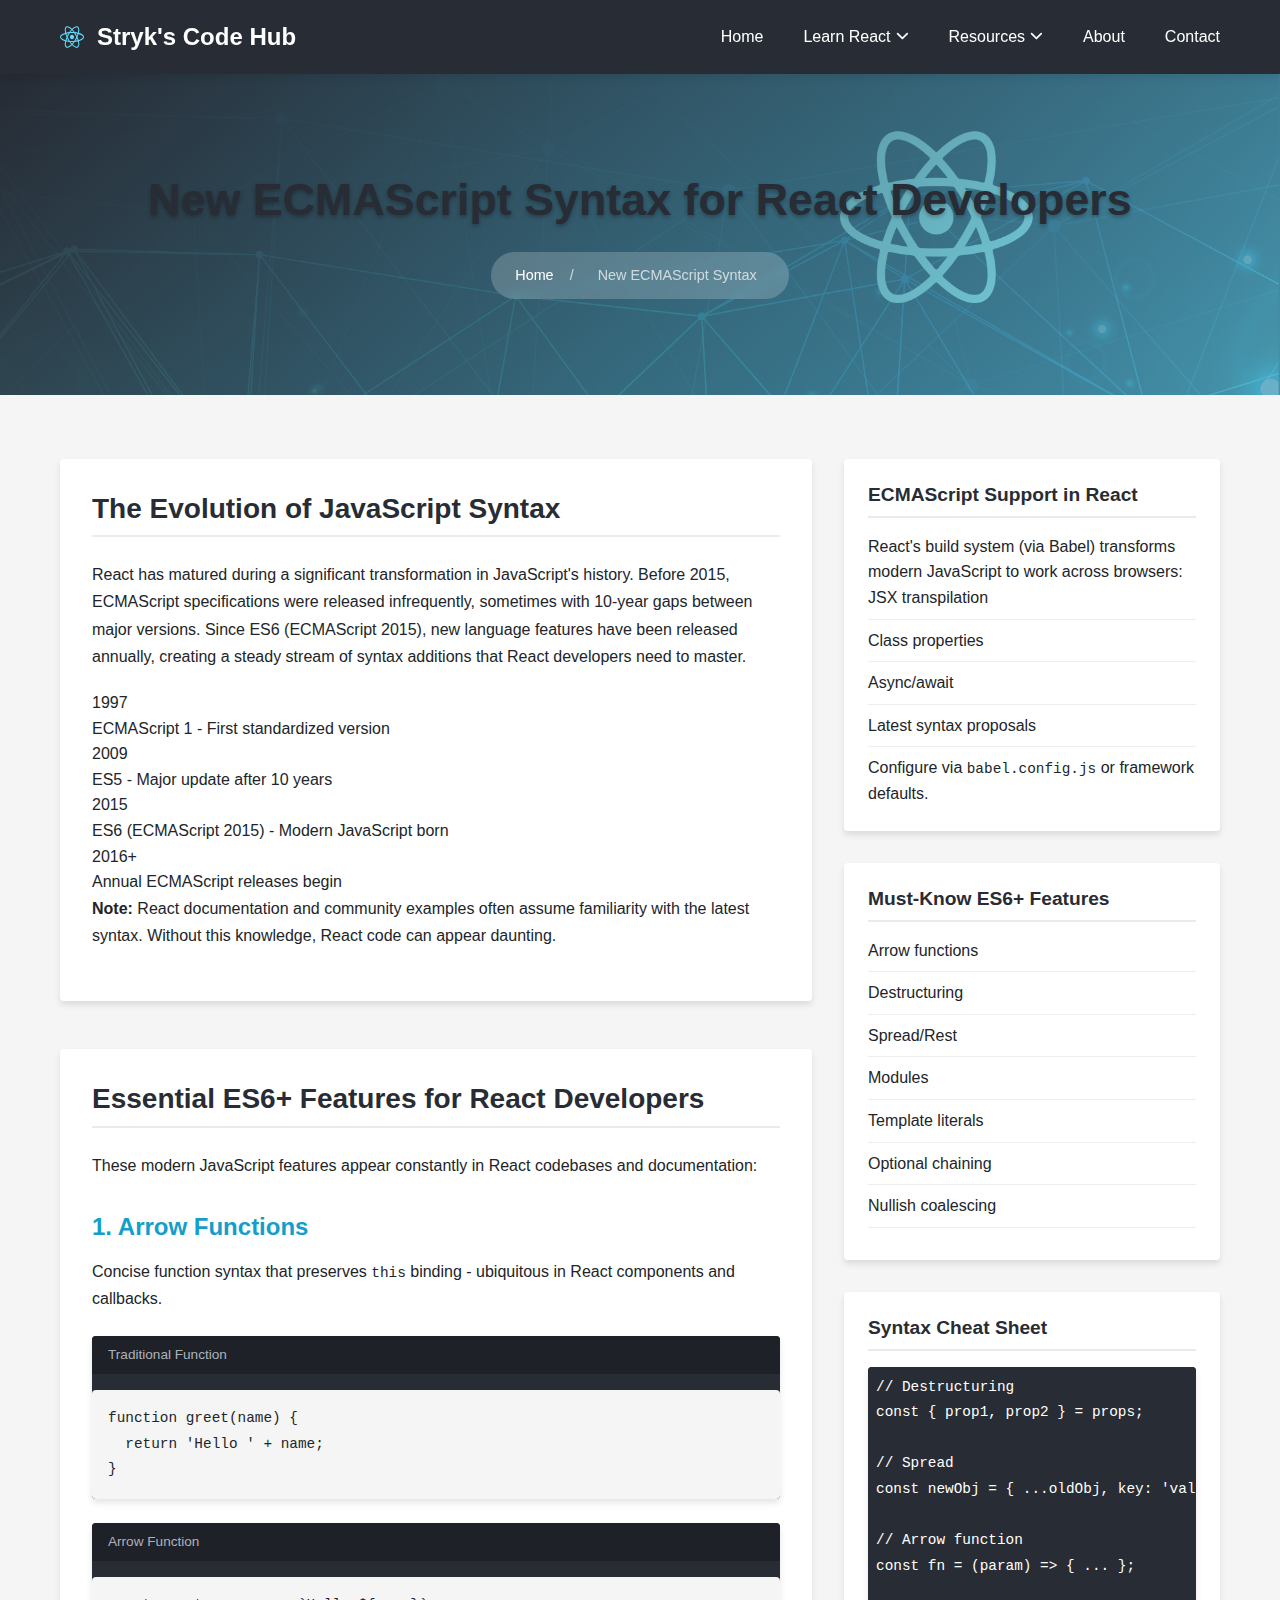
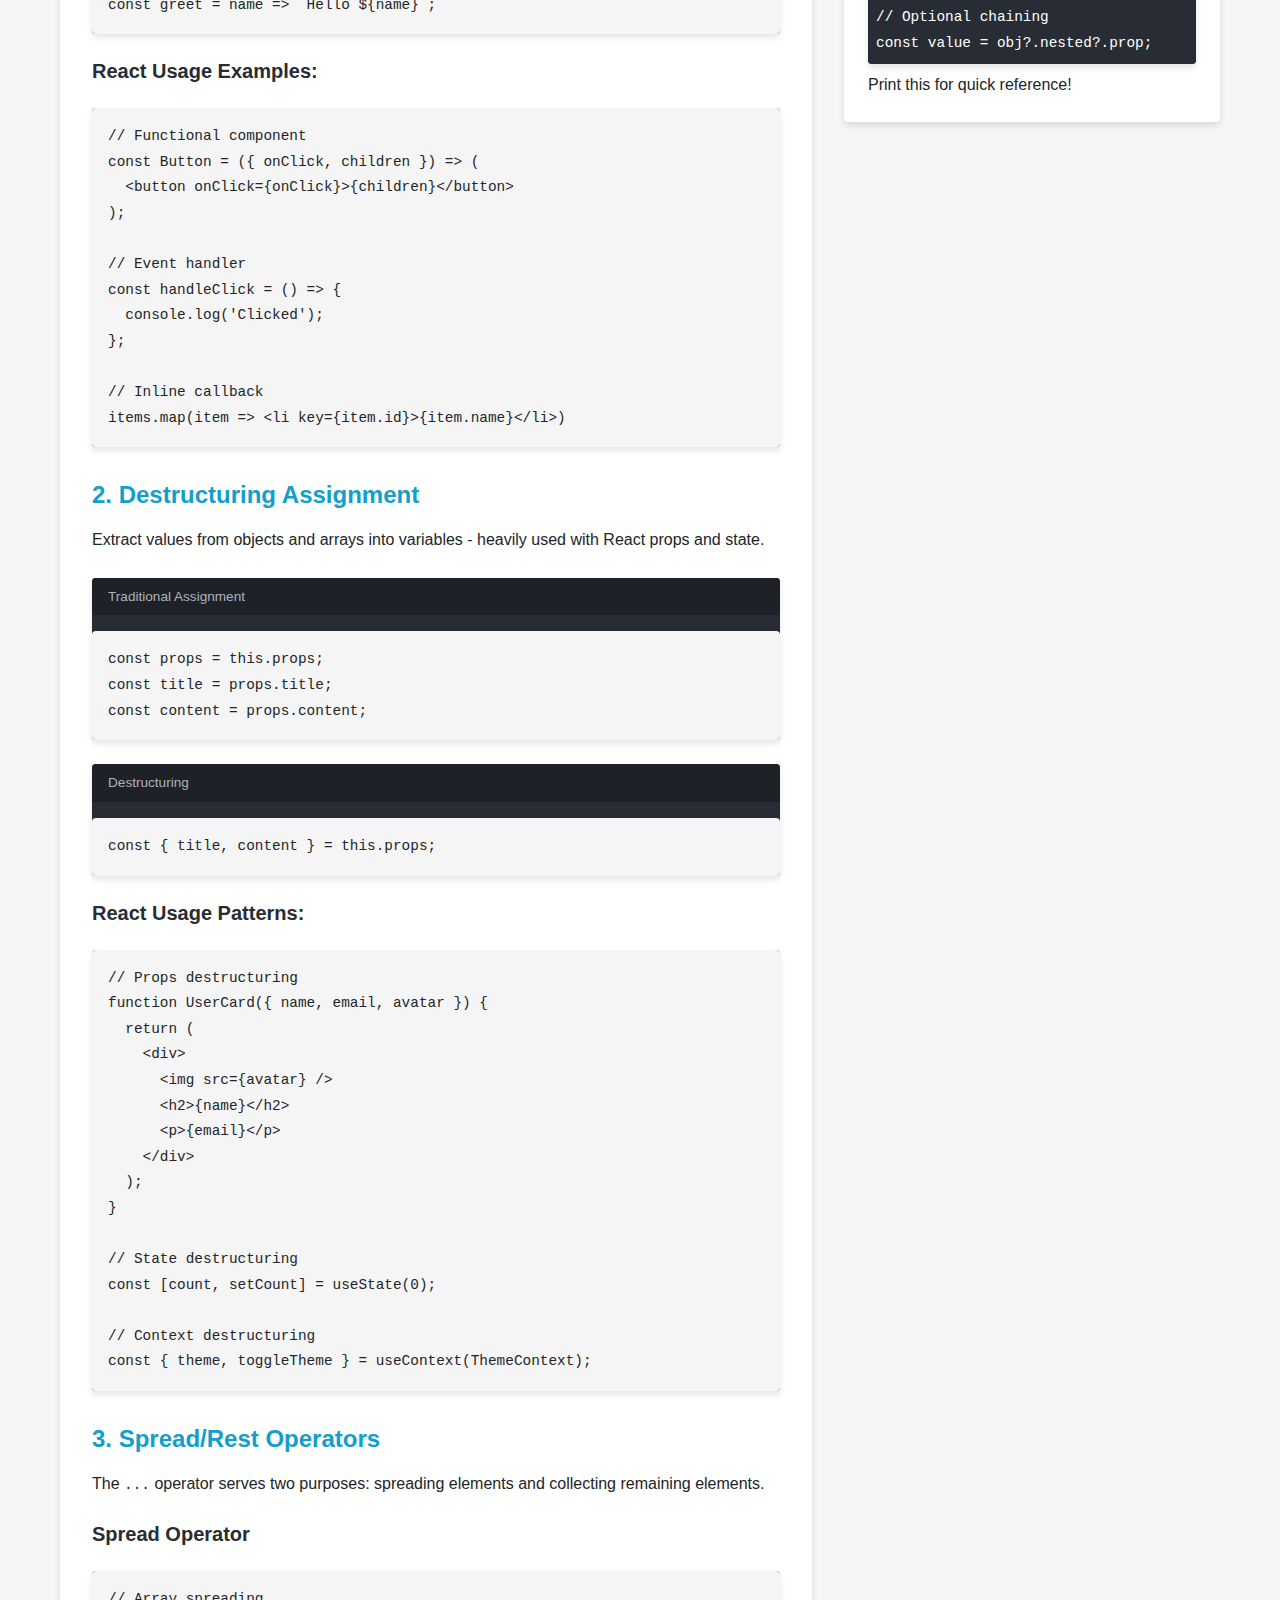
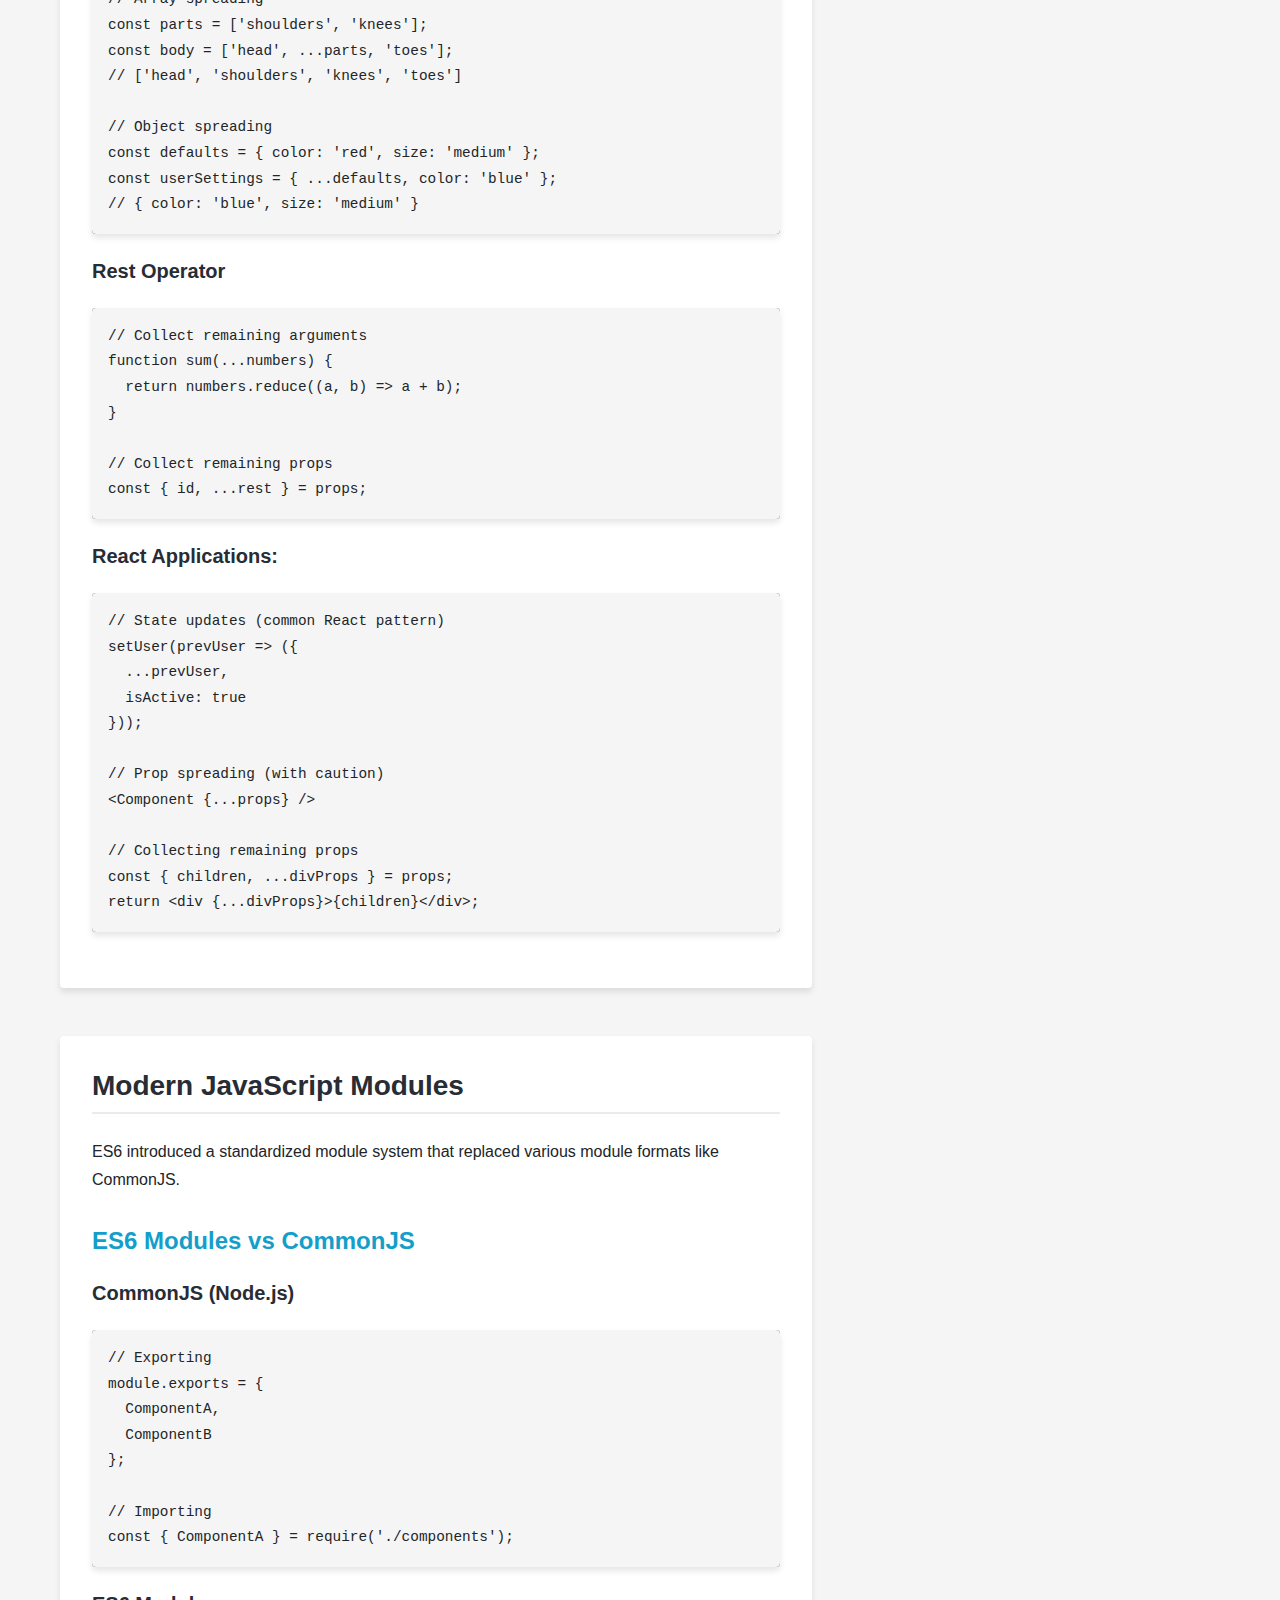
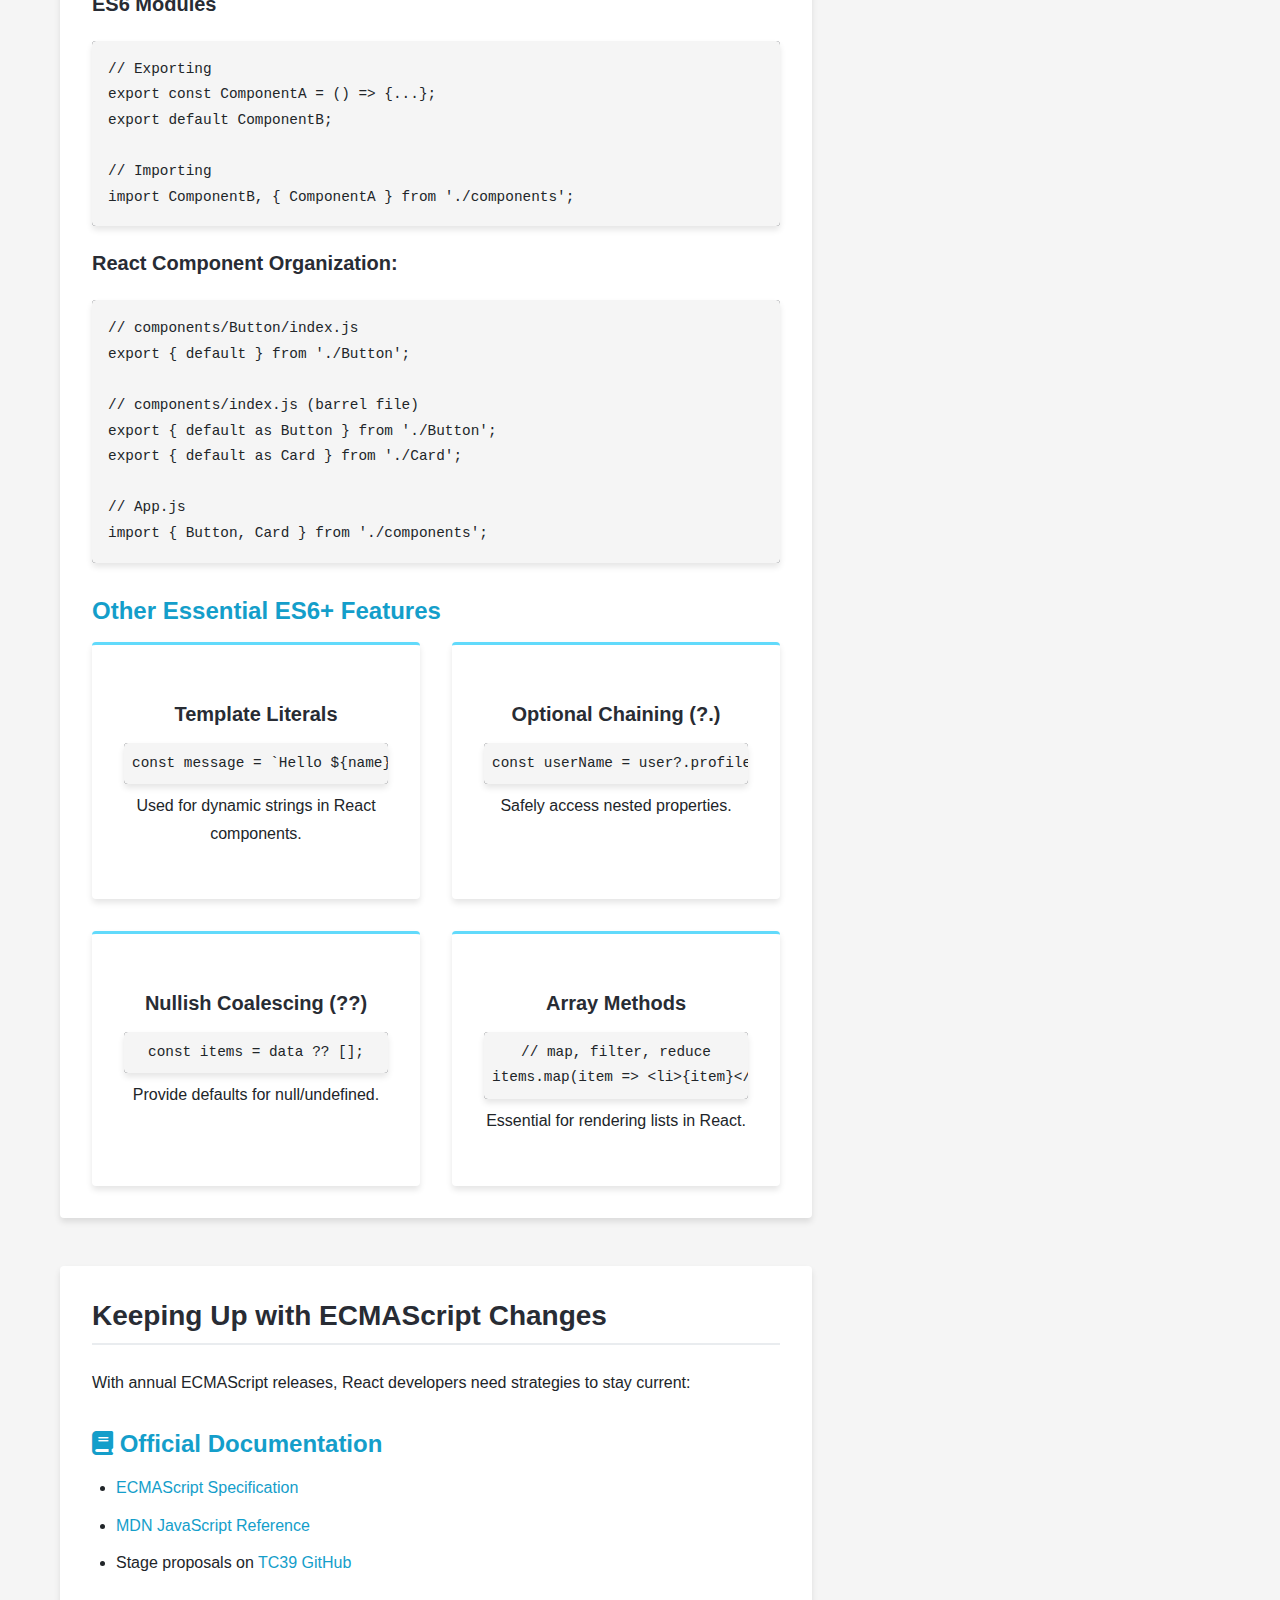
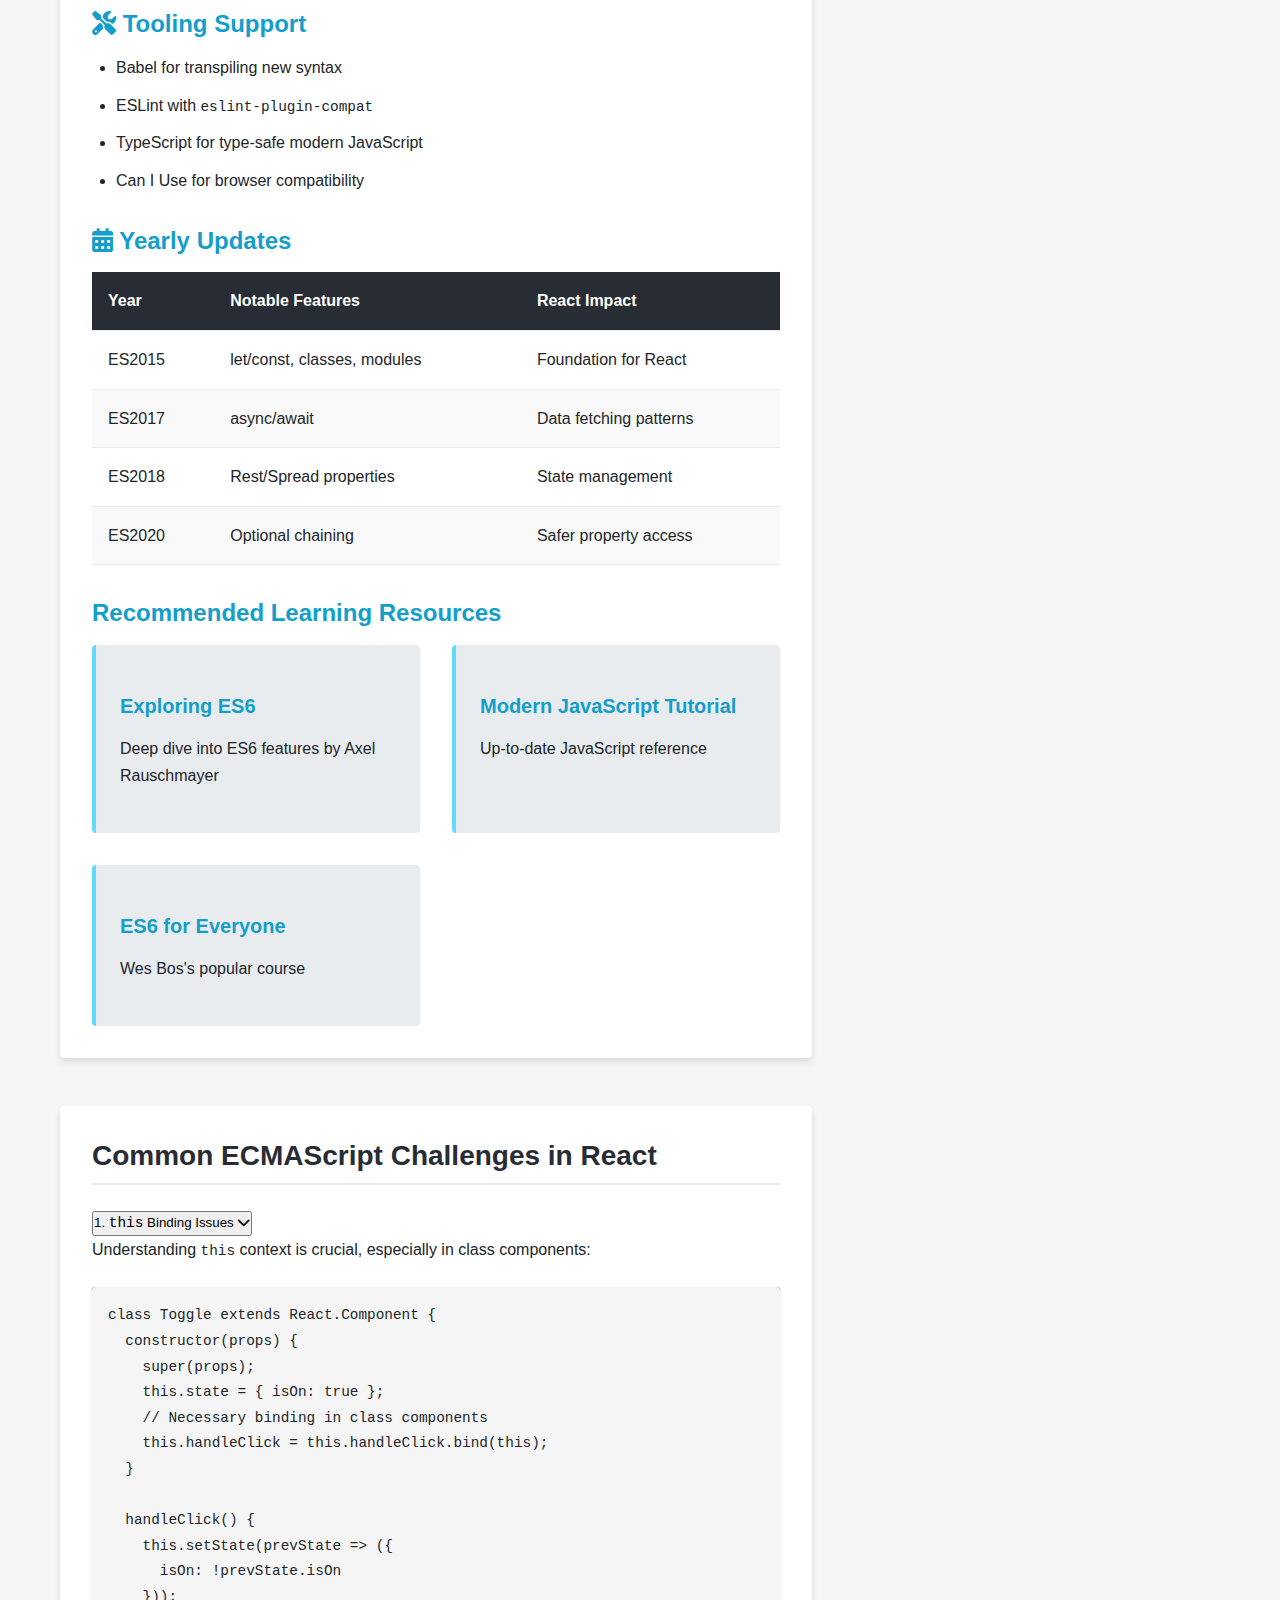
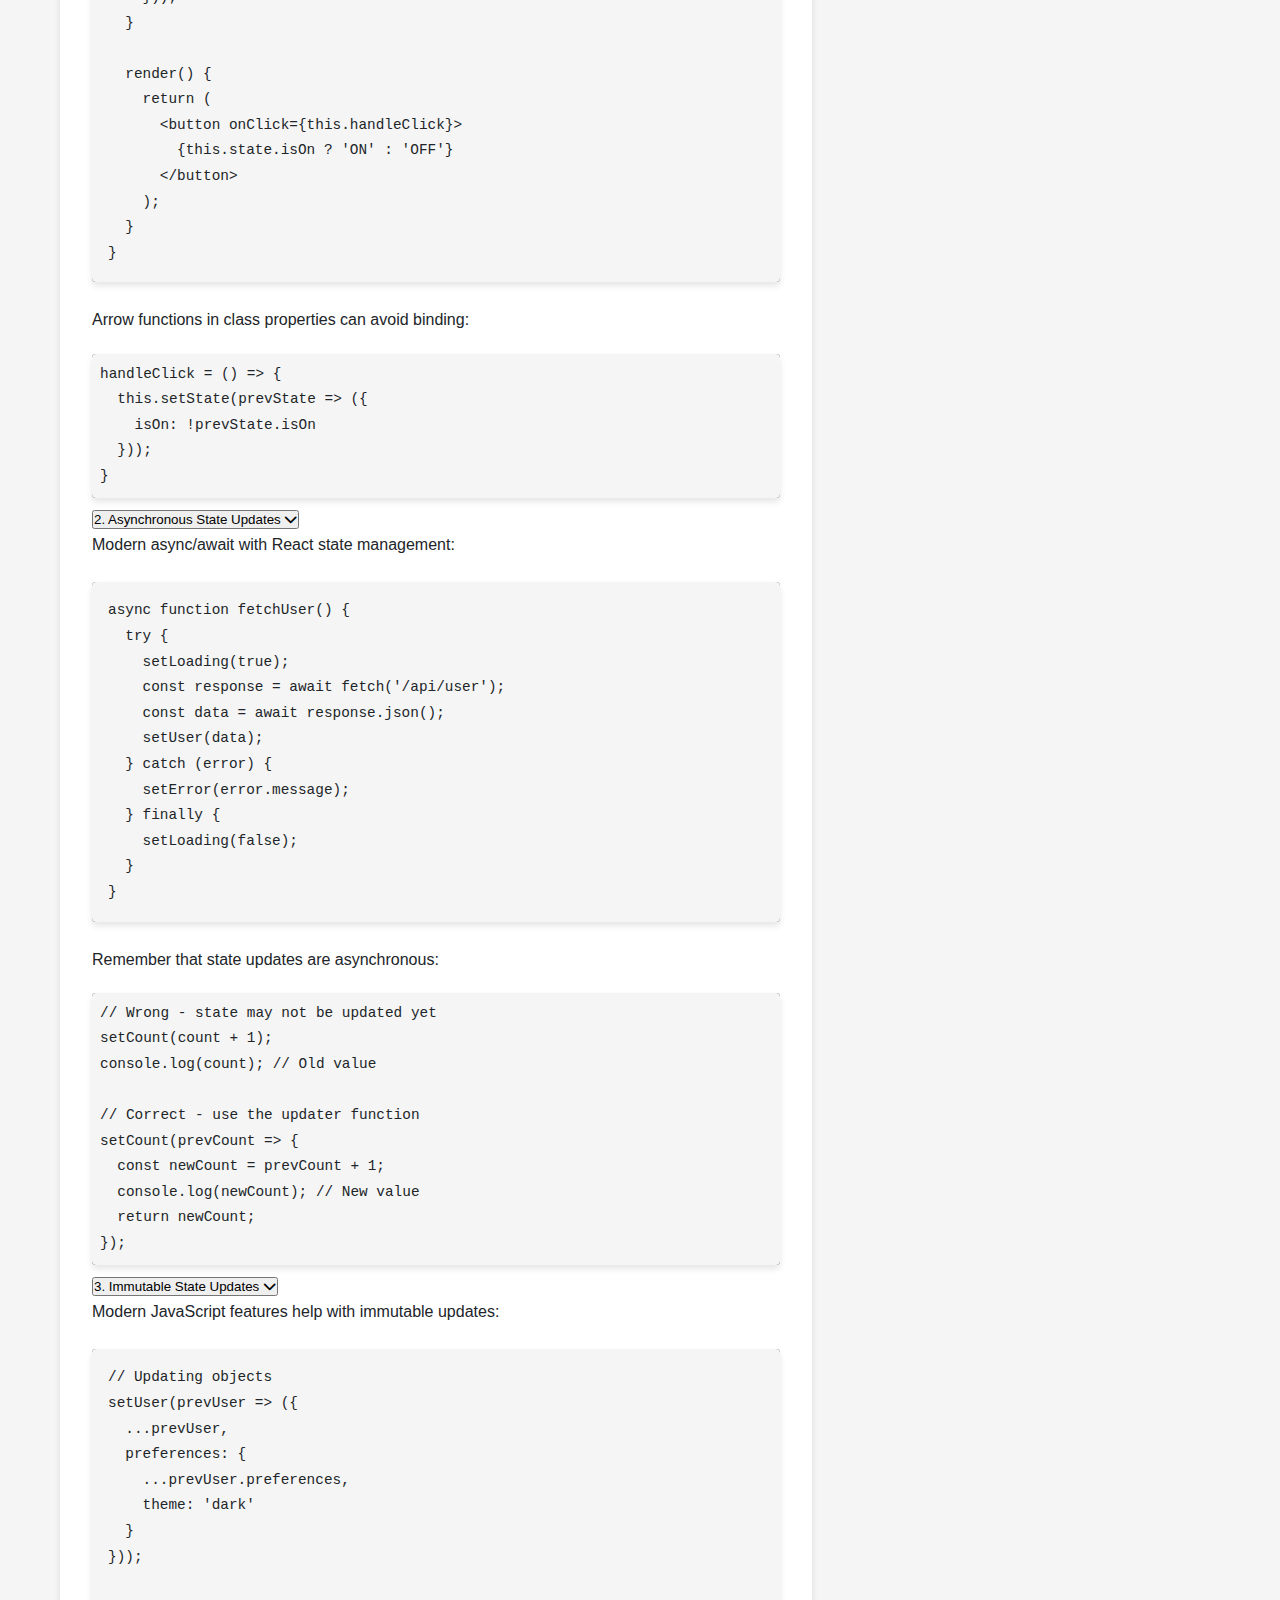
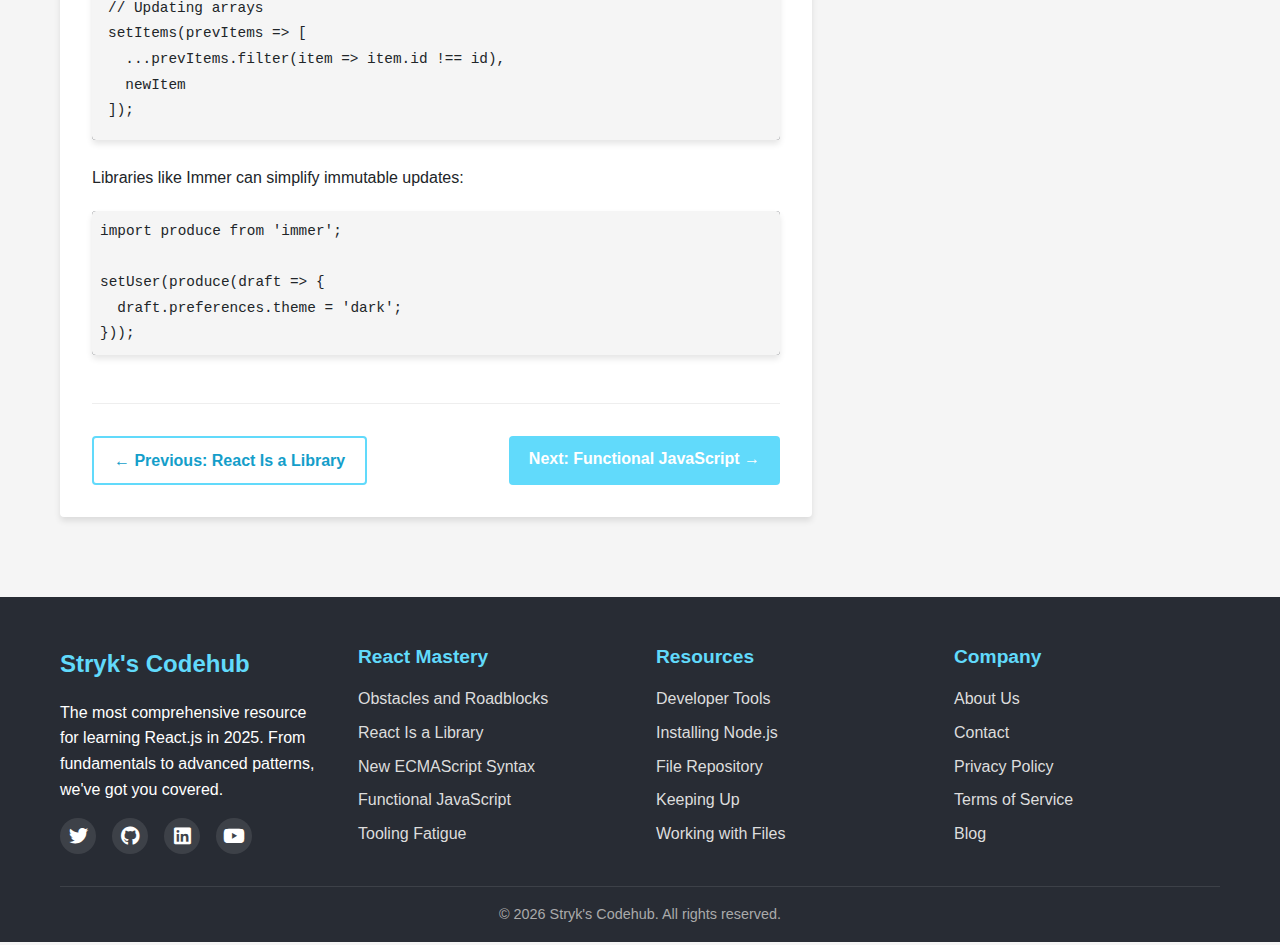
<file: CodeHub/Welcome-To-React/pages/new-ecmascript-syntax/index.html>
<!DOCTYPE html>
<html lang="en">
<head>
    <meta charset="UTF-8">
    <meta name="viewport" content="width=device-width, initial-scale=1.0">
    <title>New ECMAScript Syntax for React Developers | Stryk's Codehub</title>
    <meta name="description" content="Master modern JavaScript (ES6+) syntax essentials for React development. Learn arrow functions, destructuring, spread operators, modules, and other key ES6+ features that every React developer needs to know.">
    <meta name="keywords" content="ECMAScript, ES6, JavaScript syntax, React JS, modern JavaScript, arrow functions, destructuring, spread operator, React development">
    <link rel="stylesheet" href="../../css/page-styles.css">
    <link rel="stylesheet" href="../../css/style.css">
    <link rel="stylesheet" href="../../css/animations.css">
    <link rel="stylesheet" href="../../css/code-theme.css">
    <link rel="stylesheet" href="https://cdnjs.cloudflare.com/ajax/libs/font-awesome/6.4.0/css/all.min.css">
    <script src="../js/header.js" defer></script>
    <script src="../js/footer.js" defer></script>
    <script src="../../js/main.js" defer></script>
    <script src="../../js/code-copy.js" defer></script>
</head>
<body>
    <div id="header-placeholder"></div>
    
    <main class="main-content">
        <section class="page-header">
            <div class="container">
                <h1 class="page-title">New ECMAScript Syntax for React Developers</h1>
                <nav class="breadcrumb">
                    <a href="../../index.html">Home</a>
                    <span>/</span>
                    <span>New ECMAScript Syntax</span>
                </nav>
            </div>
        </section>

        <section class="page-content">
            <div class="container container-flex">
                <article class="content-article">
                    <div class="content-block">
                        <h2>The Evolution of JavaScript Syntax</h2>
                        <p>React has matured during a significant transformation in JavaScript's history. Before 2015, ECMAScript specifications were released infrequently, sometimes with 10-year gaps between major versions. Since ES6 (ECMAScript 2015), new language features have been released annually, creating a steady stream of syntax additions that React developers need to master.</p>
                        
                        <div class="timeline-container">
                            <div class="timeline-milestone">
                                <div class="milestone-year">1997</div>
                                <div class="milestone-content">ECMAScript 1 - First standardized version</div>
                            </div>
                            <div class="timeline-milestone">
                                <div class="milestone-year">2009</div>
                                <div class="milestone-content">ES5 - Major update after 10 years</div>
                            </div>
                            <div class="timeline-milestone highlight">
                                <div class="milestone-year">2015</div>
                                <div class="milestone-content">ES6 (ECMAScript 2015) - Modern JavaScript born</div>
                            </div>
                            <div class="timeline-milestone">
                                <div class="milestone-year">2016+</div>
                                <div class="milestone-content">Annual ECMAScript releases begin</div>
                            </div>
                        </div>
                        
                        <div class="alert-note">
                            <p><strong>Note:</strong> React documentation and community examples often assume familiarity with the latest syntax. Without this knowledge, React code can appear daunting.</p>
                        </div>
                    </div>

                    <div class="content-block">
                        <h2>Essential ES6+ Features for React Developers</h2>
                        <p>These modern JavaScript features appear constantly in React codebases and documentation:</p>
                        
                        <div class="syntax-feature">
                            <h3>1. Arrow Functions</h3>
                            <p>Concise function syntax that preserves <code>this</code> binding - ubiquitous in React components and callbacks.</p>
                            
                            <div class="code-comparison">
                                <div class="code-panel">
                                    <div class="code-header">Traditional Function</div>
                                    <pre><code class="language-javascript">function greet(name) {
  return 'Hello ' + name;
}</code></pre>
                                </div>
                                <div class="code-panel">
                                    <div class="code-header">Arrow Function</div>
                                    <pre><code class="language-javascript">const greet = name => `Hello ${name}`;</code></pre>
                                </div>
                            </div>
                            
                            <div class="feature-usage">
                                <h4>React Usage Examples:</h4>
                                <div class="code-panel">
                                    <pre><code class="language-javascript">// Functional component
const Button = ({ onClick, children }) => (
  &lt;button onClick={onClick}&gt;{children}&lt;/button&gt;
);

// Event handler
const handleClick = () => {
  console.log('Clicked');
};

// Inline callback
items.map(item => &lt;li key={item.id}&gt;{item.name}&lt;/li&gt;)</code></pre>
                                </div>
                            </div>
                        </div>
                        
                        <div class="syntax-feature">
                            <h3>2. Destructuring Assignment</h3>
                            <p>Extract values from objects and arrays into variables - heavily used with React props and state.</p>
                            
                            <div class="code-comparison">
                                <div class="code-panel">
                                    <div class="code-header">Traditional Assignment</div>
                                    <pre><code class="language-javascript">const props = this.props;
const title = props.title;
const content = props.content;</code></pre>
                                </div>
                                <div class="code-panel">
                                    <div class="code-header">Destructuring</div>
                                    <pre><code class="language-javascript">const { title, content } = this.props;</code></pre>
                                </div>
                            </div>
                            
                            <div class="feature-usage">
                                <h4>React Usage Patterns:</h4>
                                <div class="code-panel">
                                    <pre><code class="language-javascript">// Props destructuring
function UserCard({ name, email, avatar }) {
  return (
    &lt;div&gt;
      &lt;img src={avatar} /&gt;
      &lt;h2&gt;{name}&lt;/h2&gt;
      &lt;p&gt;{email}&lt;/p&gt;
    &lt;/div&gt;
  );
}

// State destructuring
const [count, setCount] = useState(0);

// Context destructuring
const { theme, toggleTheme } = useContext(ThemeContext);</code></pre>
                                </div>
                            </div>
                        </div>
                        
                        <div class="syntax-feature">
                            <h3>3. Spread/Rest Operators</h3>
                            <p>The <code>...</code> operator serves two purposes: spreading elements and collecting remaining elements.</p>
                            
                            <div class="operator-examples">
                                <div class="example">
                                    <h4>Spread Operator</h4>
                                    <div class="code-panel">
                                        <pre><code class="language-javascript">// Array spreading
const parts = ['shoulders', 'knees'];
const body = ['head', ...parts, 'toes']; 
// ['head', 'shoulders', 'knees', 'toes']

// Object spreading
const defaults = { color: 'red', size: 'medium' };
const userSettings = { ...defaults, color: 'blue' };
// { color: 'blue', size: 'medium' }</code></pre>
                                    </div>
                                </div>
                                <div class="example">
                                    <h4>Rest Operator</h4>
                                    <div class="code-panel">
                                        <pre><code class="language-javascript">// Collect remaining arguments
function sum(...numbers) {
  return numbers.reduce((a, b) => a + b);
}

// Collect remaining props
const { id, ...rest } = props;</code></pre>
                                    </div>
                                </div>
                            </div>
                            
                            <div class="feature-usage">
                                <h4>React Applications:</h4>
                                <div class="code-panel">
                                    <pre><code class="language-javascript">// State updates (common React pattern)
setUser(prevUser => ({
  ...prevUser,
  isActive: true
}));

// Prop spreading (with caution)
&lt;Component {...props} /&gt;

// Collecting remaining props
const { children, ...divProps } = props;
return &lt;div {...divProps}&gt;{children}&lt;/div&gt;;</code></pre>
                                </div>
                            </div>
                        </div>
                    </div>

                    <div class="content-block">
                        <h2>Modern JavaScript Modules</h2>
                        <p>ES6 introduced a standardized module system that replaced various module formats like CommonJS.</p>
                        
                        <div class="module-system">
                            <h3>ES6 Modules vs CommonJS</h3>
                            <div class="comparison-grid">
                                <div class="comparison-item">
                                    <h4>CommonJS (Node.js)</h4>
                                    <div class="code-panel">
                                        <pre><code class="language-javascript">// Exporting
module.exports = {
  ComponentA,
  ComponentB
};

// Importing
const { ComponentA } = require('./components');</code></pre>
                                    </div>
                                </div>
                                <div class="comparison-item">
                                    <h4>ES6 Modules</h4>
                                    <div class="code-panel">
                                        <pre><code class="language-javascript">// Exporting
export const ComponentA = () => {...};
export default ComponentB;

// Importing
import ComponentB, { ComponentA } from './components';</code></pre>
                                    </div>
                                </div>
                            </div>
                            
                            <div class="feature-usage">
                                <h4>React Component Organization:</h4>
                                <div class="code-panel">
                                    <pre><code class="language-javascript">// components/Button/index.js
export { default } from './Button';

// components/index.js (barrel file)
export { default as Button } from './Button';
export { default as Card } from './Card';

// App.js
import { Button, Card } from './components';</code></pre>
                                </div>
                            </div>
                        </div>
                        
                        <div class="modern-features">
                            <h3>Other Essential ES6+ Features</h3>
                            <div class="features-grid">
                                <div class="feature-card">
                                    <h4>Template Literals</h4>
                                    <div class="code-panel mini">
                                        <pre><code class="language-javascript">const message = `Hello ${name}, welcome back!`;</code></pre>
                                    </div>
                                    <p>Used for dynamic strings in React components.</p>
                                </div>
                                <div class="feature-card">
                                    <h4>Optional Chaining (?.)</h4>
                                    <div class="code-panel mini">
                                        <pre><code class="language-javascript">const userName = user?.profile?.name;</code></pre>
                                    </div>
                                    <p>Safely access nested properties.</p>
                                </div>
                                <div class="feature-card">
                                    <h4>Nullish Coalescing (??)</h4>
                                    <div class="code-panel mini">
                                        <pre><code class="language-javascript">const items = data ?? [];</code></pre>
                                    </div>
                                    <p>Provide defaults for null/undefined.</p>
                                </div>
                                <div class="feature-card">
                                    <h4>Array Methods</h4>
                                    <div class="code-panel mini">
                                        <pre><code class="language-javascript">// map, filter, reduce
items.map(item => &lt;li&gt;{item}&lt;/li&gt;);</code></pre>
                                    </div>
                                    <p>Essential for rendering lists in React.</p>
                                </div>
                            </div>
                        </div>
                    </div>

                    <div class="content-block">
                        <h2>Keeping Up with ECMAScript Changes</h2>
                        <p>With annual ECMAScript releases, React developers need strategies to stay current:</p>
                        
                        <div class="update-strategies">
                            <div class="strategy-card">
                                <h3><i class="fas fa-book"></i> Official Documentation</h3>
                                <ul>
                                    <li><a href="https://tc39.es/ecma262/" target="_blank">ECMAScript Specification</a></li>
                                    <li><a href="https://developer.mozilla.org/en-US/docs/Web/JavaScript" target="_blank">MDN JavaScript Reference</a></li>
                                    <li>Stage proposals on <a href="https://github.com/tc39/proposals" target="_blank">TC39 GitHub</a></li>
                                </ul>
                            </div>
                            
                            <div class="strategy-card">
                                <h3><i class="fas fa-tools"></i> Tooling Support</h3>
                                <ul>
                                    <li>Babel for transpiling new syntax</li>
                                    <li>ESLint with <code>eslint-plugin-compat</code></li>
                                    <li>TypeScript for type-safe modern JavaScript</li>
                                    <li>Can I Use for browser compatibility</li>
                                </ul>
                            </div>
                            
                            <div class="strategy-card">
                                <h3><i class="fas fa-calendar-alt"></i> Yearly Updates</h3>
                                <table class="es-versions">
                                    <thead>
                                        <tr>
                                            <th>Year</th>
                                            <th>Notable Features</th>
                                            <th>React Impact</th>
                                        </tr>
                                    </thead>
                                    <tbody>
                                        <tr>
                                            <td>ES2015</td>
                                            <td>let/const, classes, modules</td>
                                            <td>Foundation for React</td>
                                        </tr>
                                        <tr>
                                            <td>ES2017</td>
                                            <td>async/await</td>
                                            <td>Data fetching patterns</td>
                                        </tr>
                                        <tr>
                                            <td>ES2018</td>
                                            <td>Rest/Spread properties</td>
                                            <td>State management</td>
                                        </tr>
                                        <tr>
                                            <td>ES2020</td>
                                            <td>Optional chaining</td>
                                            <td>Safer property access</td>
                                        </tr>
                                    </tbody>
                                </table>
                            </div>
                        </div>
                        
                        <div class="learning-resources">
                            <h3>Recommended Learning Resources</h3>
                            <div class="resources-grid">
                                <div class="resource-card">
                                    <h4><a href="https://exploringjs.com/es6/" target="_blank">Exploring ES6</a></h4>
                                    <p>Deep dive into ES6 features by Axel Rauschmayer</p>
                                </div>
                                <div class="resource-card">
                                    <h4><a href="https://javascript.info/" target="_blank">Modern JavaScript Tutorial</a></h4>
                                    <p>Up-to-date JavaScript reference</p>
                                </div>
                                <div class="resource-card">
                                    <h4><a href="https://es6.io/" target="_blank">ES6 for Everyone</a></h4>
                                    <p>Wes Bos's popular course</p>
                                </div>
                            </div>
                        </div>
                    </div>

                    <div class="content-block">
                        <h2>Common ECMAScript Challenges in React</h2>
                        
                        <div class="challenges-accordion">
                            <div class="accordion-item">
                                <button class="accordion-header">
                                    <span>1. <code>this</code> Binding Issues</span>
                                    <i class="fas fa-chevron-down"></i>
                                </button>
                                <div class="accordion-content">
                                    <p>Understanding <code>this</code> context is crucial, especially in class components:</p>
                                    <div class="code-panel">
                                        <pre><code class="language-javascript">class Toggle extends React.Component {
  constructor(props) {
    super(props);
    this.state = { isOn: true };
    // Necessary binding in class components
    this.handleClick = this.handleClick.bind(this);
  }

  handleClick() {
    this.setState(prevState => ({
      isOn: !prevState.isOn
    }));
  }

  render() {
    return (
      &lt;button onClick={this.handleClick}&gt;
        {this.state.isOn ? 'ON' : 'OFF'}
      &lt;/button&gt;
    );
  }
}</code></pre>
                                    </div>
                                    <p>Arrow functions in class properties can avoid binding:</p>
                                    <div class="code-panel mini">
                                        <pre><code class="language-javascript">handleClick = () => {
  this.setState(prevState => ({
    isOn: !prevState.isOn
  }));
}</code></pre>
                                    </div>
                                </div>
                            </div>
                            
                            <div class="accordion-item">
                                <button class="accordion-header">
                                    <span>2. Asynchronous State Updates</span>
                                    <i class="fas fa-chevron-down"></i>
                                </button>
                                <div class="accordion-content">
                                    <p>Modern async/await with React state management:</p>
                                    <div class="code-panel">
                                        <pre><code class="language-javascript">async function fetchUser() {
  try {
    setLoading(true);
    const response = await fetch('/api/user');
    const data = await response.json();
    setUser(data);
  } catch (error) {
    setError(error.message);
  } finally {
    setLoading(false);
  }
}</code></pre>
                                    </div>
                                    <p>Remember that state updates are asynchronous:</p>
                                    <div class="code-panel mini">
                                        <pre><code class="language-javascript">// Wrong - state may not be updated yet
setCount(count + 1);
console.log(count); // Old value

// Correct - use the updater function
setCount(prevCount => {
  const newCount = prevCount + 1;
  console.log(newCount); // New value
  return newCount;
});</code></pre>
                                    </div>
                                </div>
                            </div>
                            
                            <div class="accordion-item">
                                <button class="accordion-header">
                                    <span>3. Immutable State Updates</span>
                                    <i class="fas fa-chevron-down"></i>
                                </button>
                                <div class="accordion-content">
                                    <p>Modern JavaScript features help with immutable updates:</p>
                                    <div class="code-panel">
                                        <pre><code class="language-javascript">// Updating objects
setUser(prevUser => ({
  ...prevUser,
  preferences: {
    ...prevUser.preferences,
    theme: 'dark'
  }
}));

// Updating arrays
setItems(prevItems => [
  ...prevItems.filter(item => item.id !== id),
  newItem
]);</code></pre>
                                    </div>
                                    <p>Libraries like Immer can simplify immutable updates:</p>
                                    <div class="code-panel mini">
                                        <pre><code class="language-javascript">import produce from 'immer';

setUser(produce(draft => {
  draft.preferences.theme = 'dark';
}));</code></pre>
                                    </div>
                                </div>
                            </div>
                        </div>
                        
                        <div class="content-navigation">
                            <a href="../react-is-a-library/index.html" class="btn btn-secondary">← Previous: React Is a Library</a>
                            <a href="../functional-javascript/index.html" class="btn btn-primary">Next: Functional JavaScript →</a>
                        </div>
                    </div>
                </article>
                
                <aside class="sidebar">
                    <div class="sidebar-widget">
                        <h3>ECMAScript Support in React</h3>
                        <p>React's build system (via Babel) transforms modern JavaScript to work across browsers:</p>
                        <ul>
                            <li>JSX transpilation</li>
                            <li>Class properties</li>
                            <li>Async/await</li>
                            <li>Latest syntax proposals</li>
                        </ul>
                        <p>Configure via <code>babel.config.js</code> or framework defaults.</p>
                    </div>
                    
                    <div class="sidebar-widget">
                        <h3>Must-Know ES6+ Features</h3>
                        <ul>
                            <li>Arrow functions</li>
                            <li>Destructuring</li>
                            <li>Spread/Rest</li>
                            <li>Modules</li>
                            <li>Template literals</li>
                            <li>Optional chaining</li>
                            <li>Nullish coalescing</li>
                        </ul>
                    </div>
                    
                    <div class="sidebar-widget">
                        <h3>Syntax Cheat Sheet</h3>
                        <div class="code-panel mini">
                            <pre><code class="language-javascript" style="color: white;">// Destructuring
const { prop1, prop2 } = props;

// Spread
const newObj = { ...oldObj, key: 'value' };

// Arrow function
const fn = (param) => { ... };

// Optional chaining
const value = obj?.nested?.prop;</code></pre>
                        </div>
                        <p>Print this for quick reference!</p>
                    </div>
                </aside>
            </div>
        </section>
    </main>

    <div id="footer-placeholder"></div>
</body>
</html>
</file>
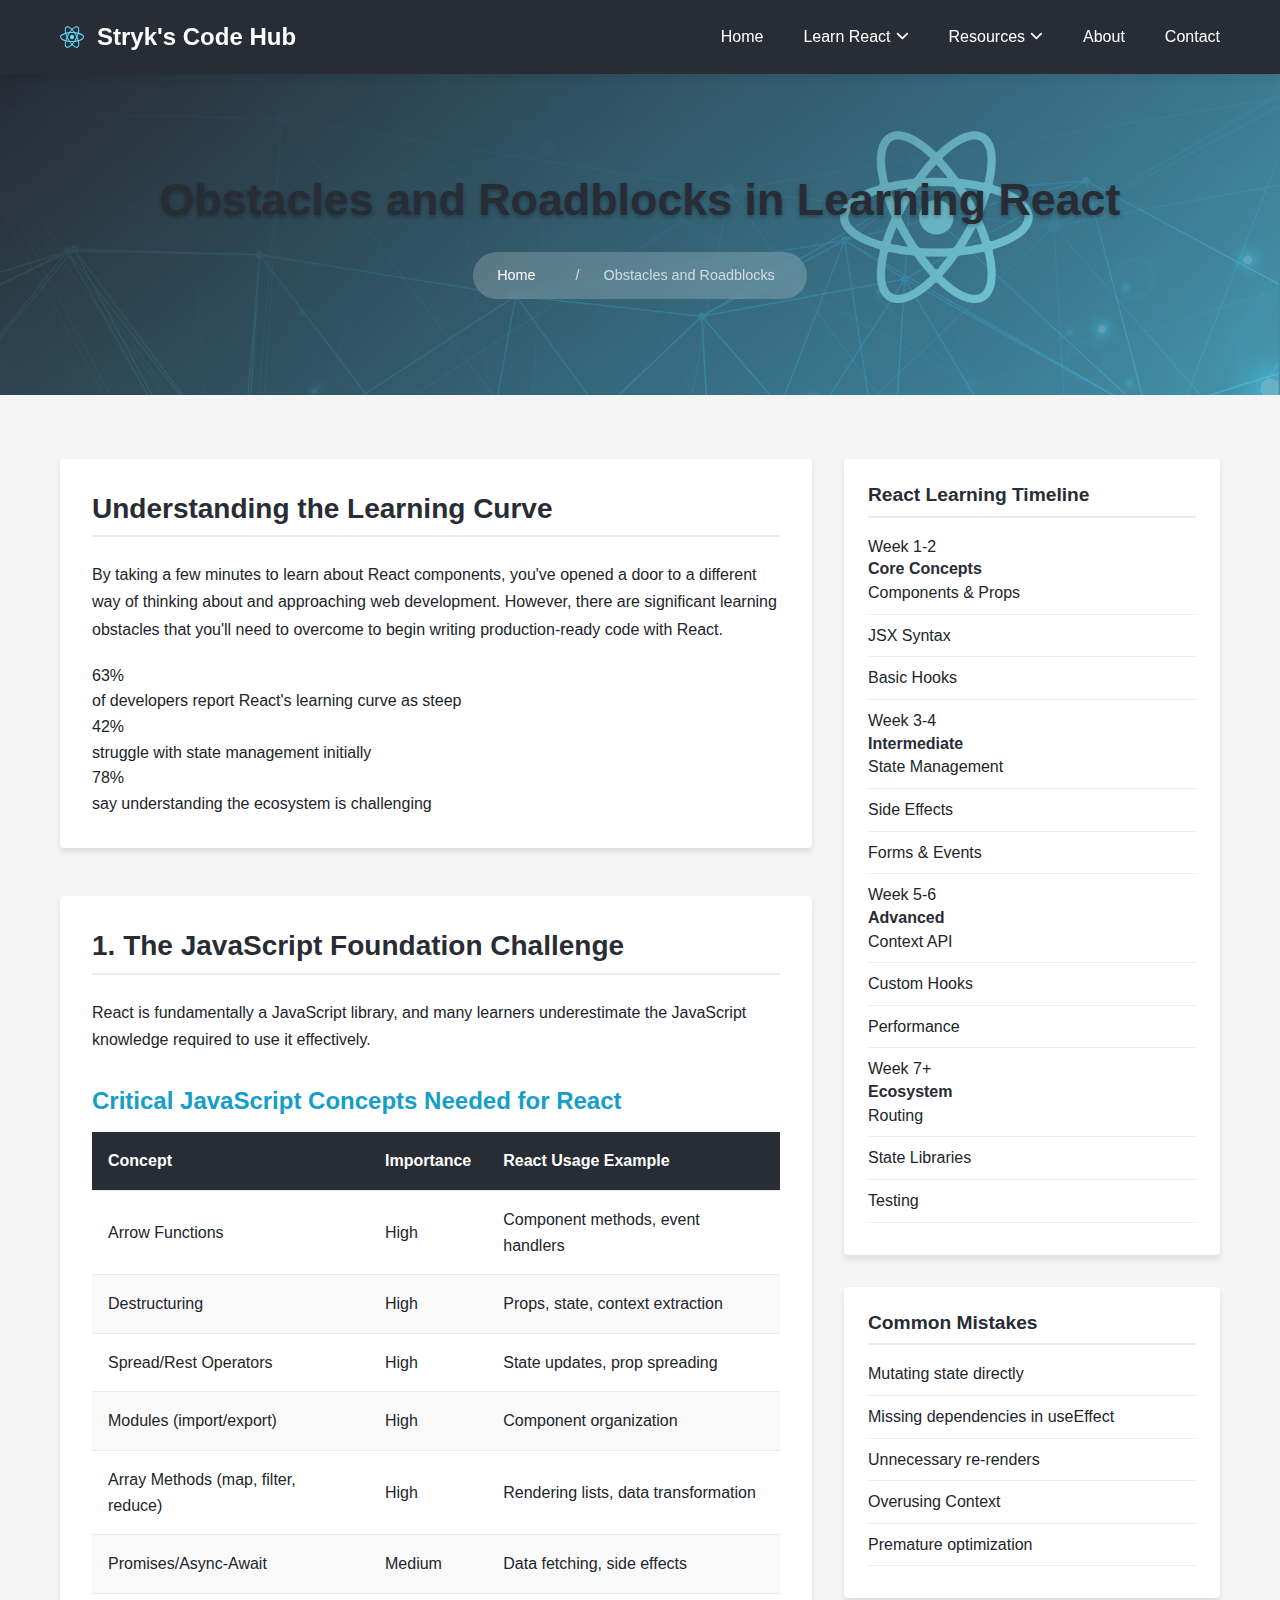
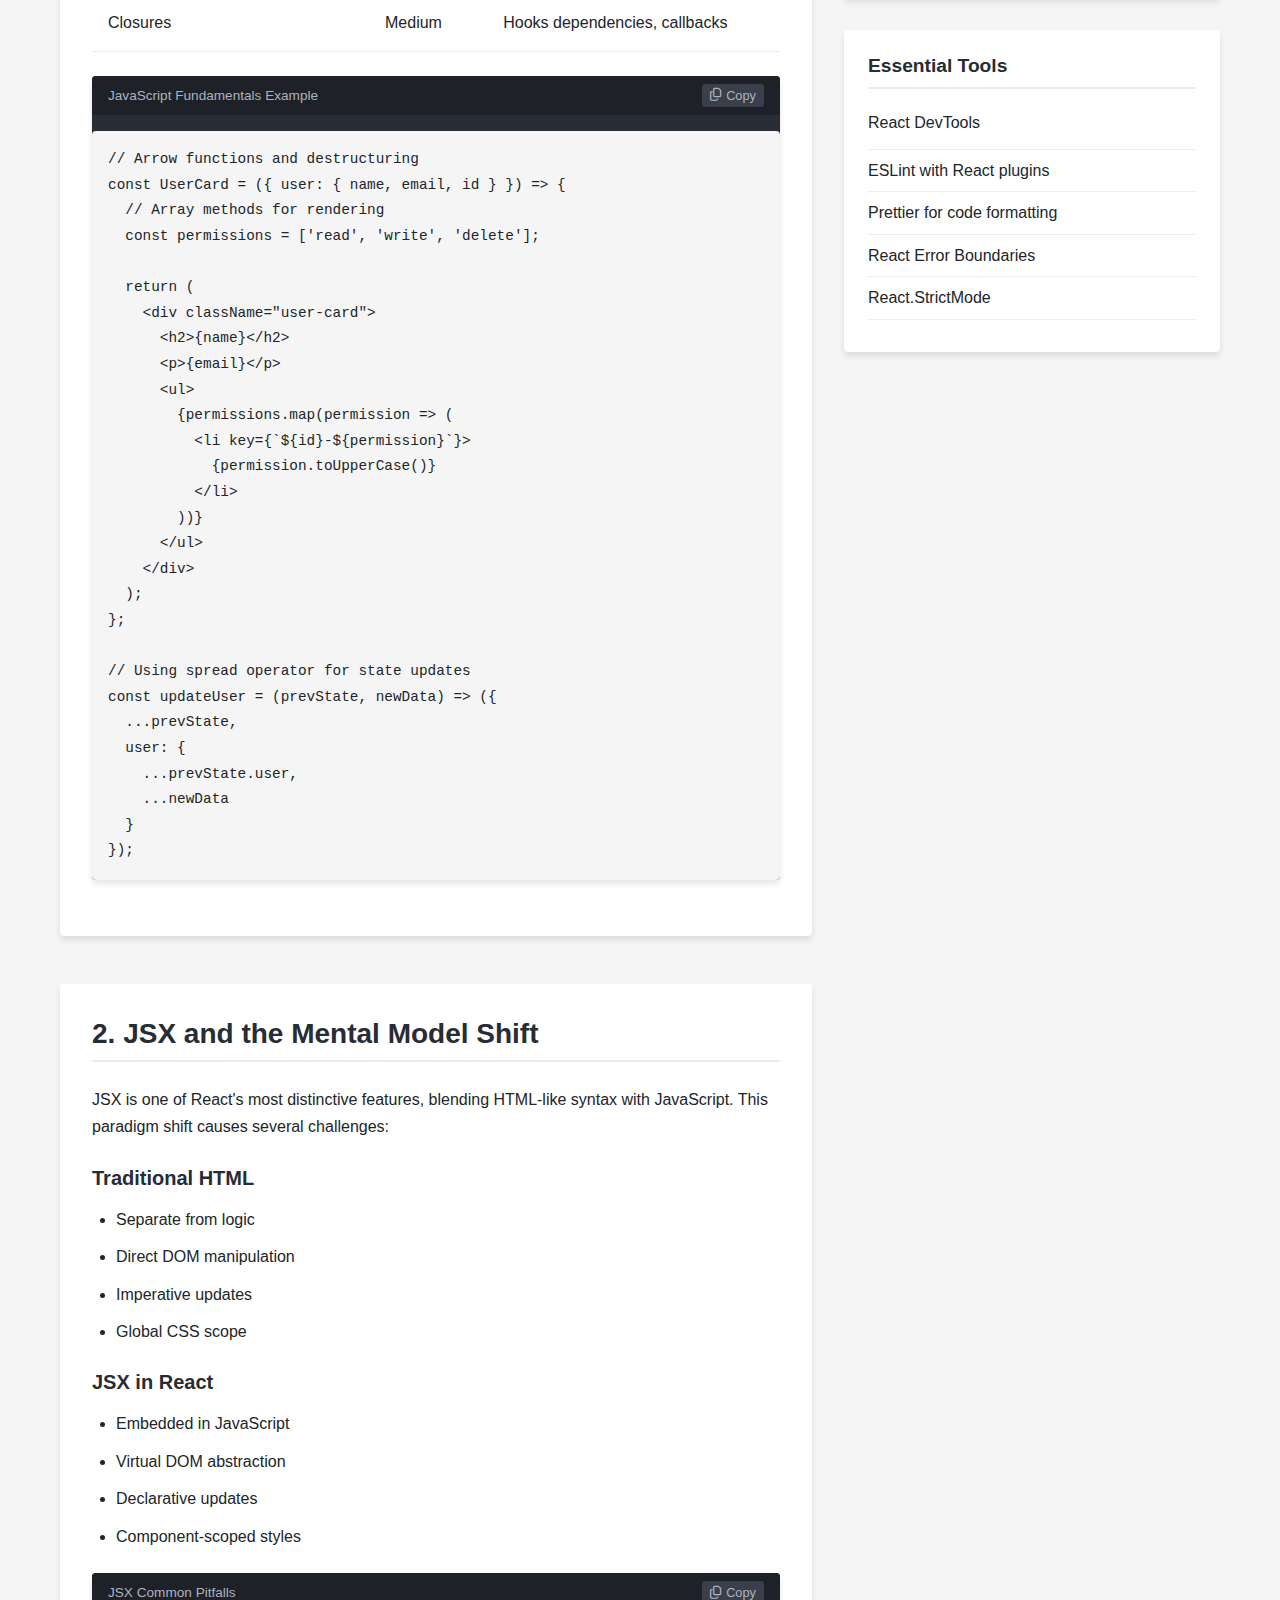
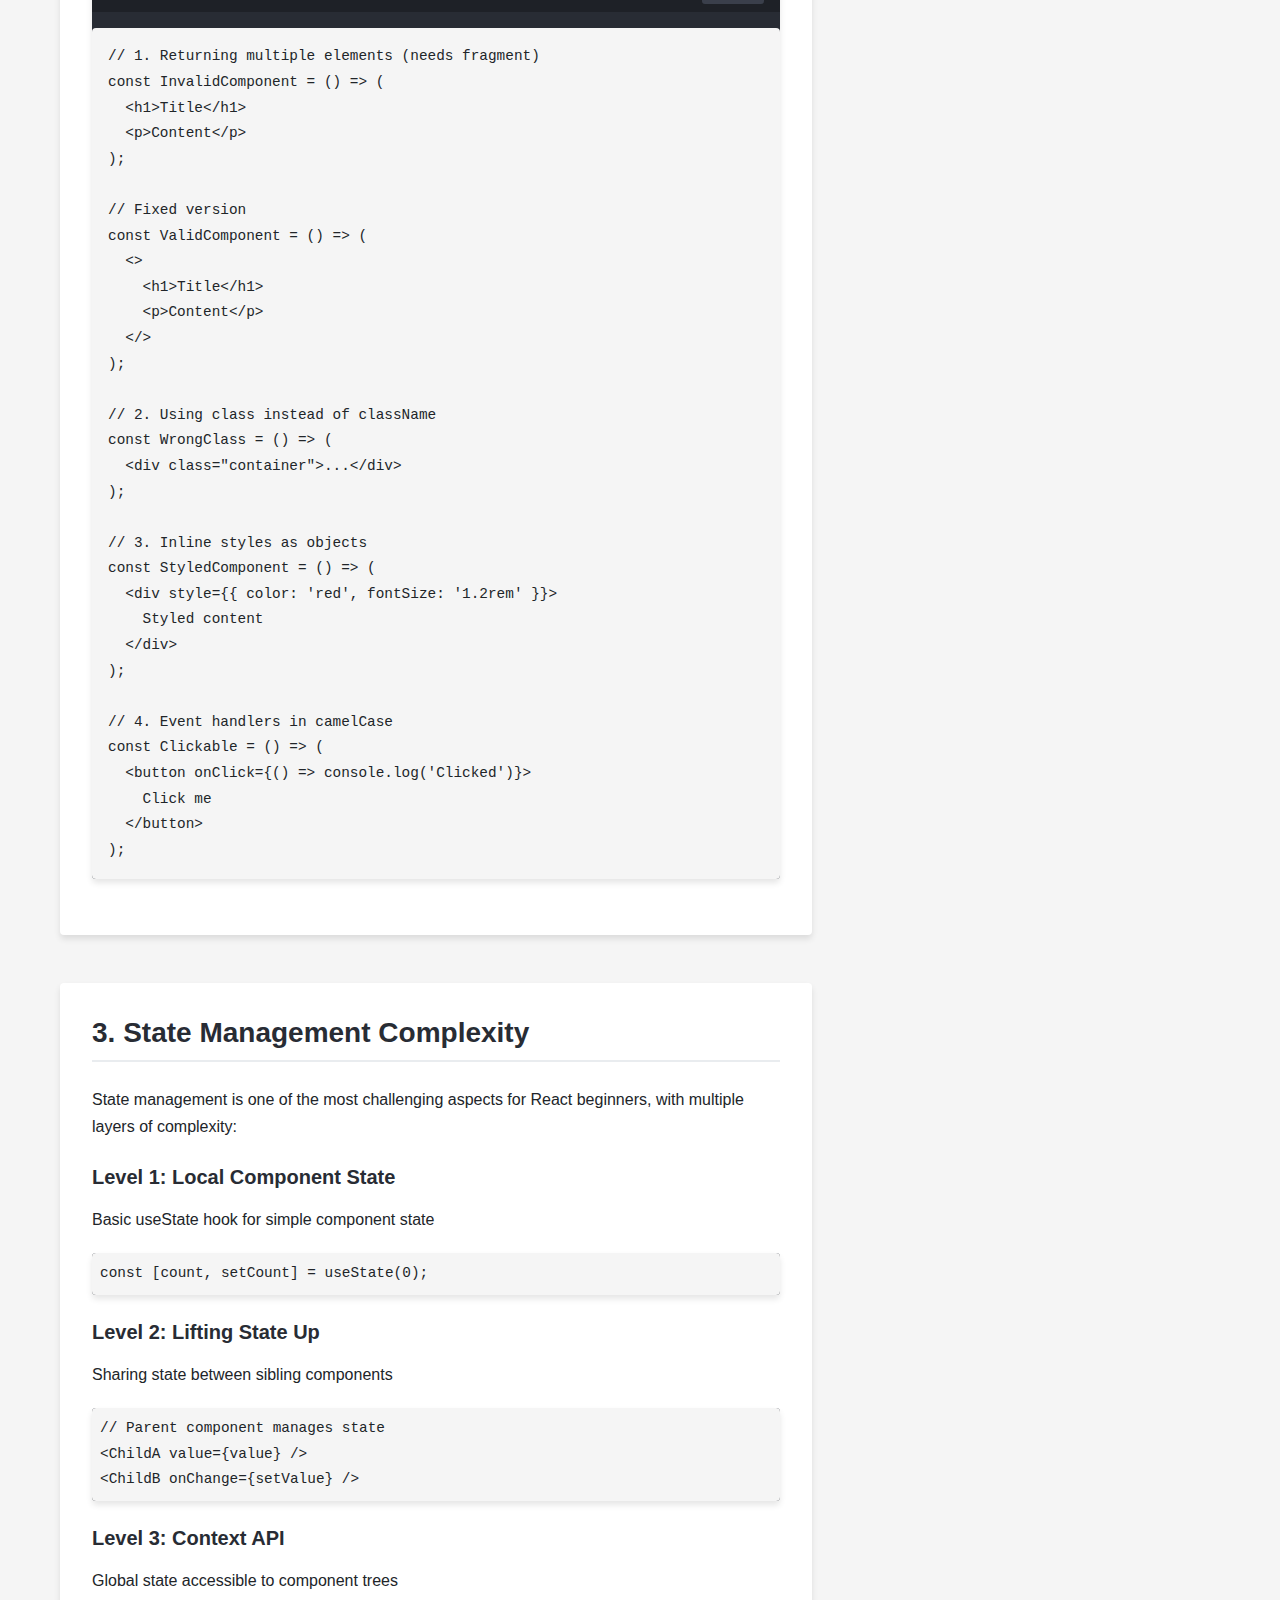
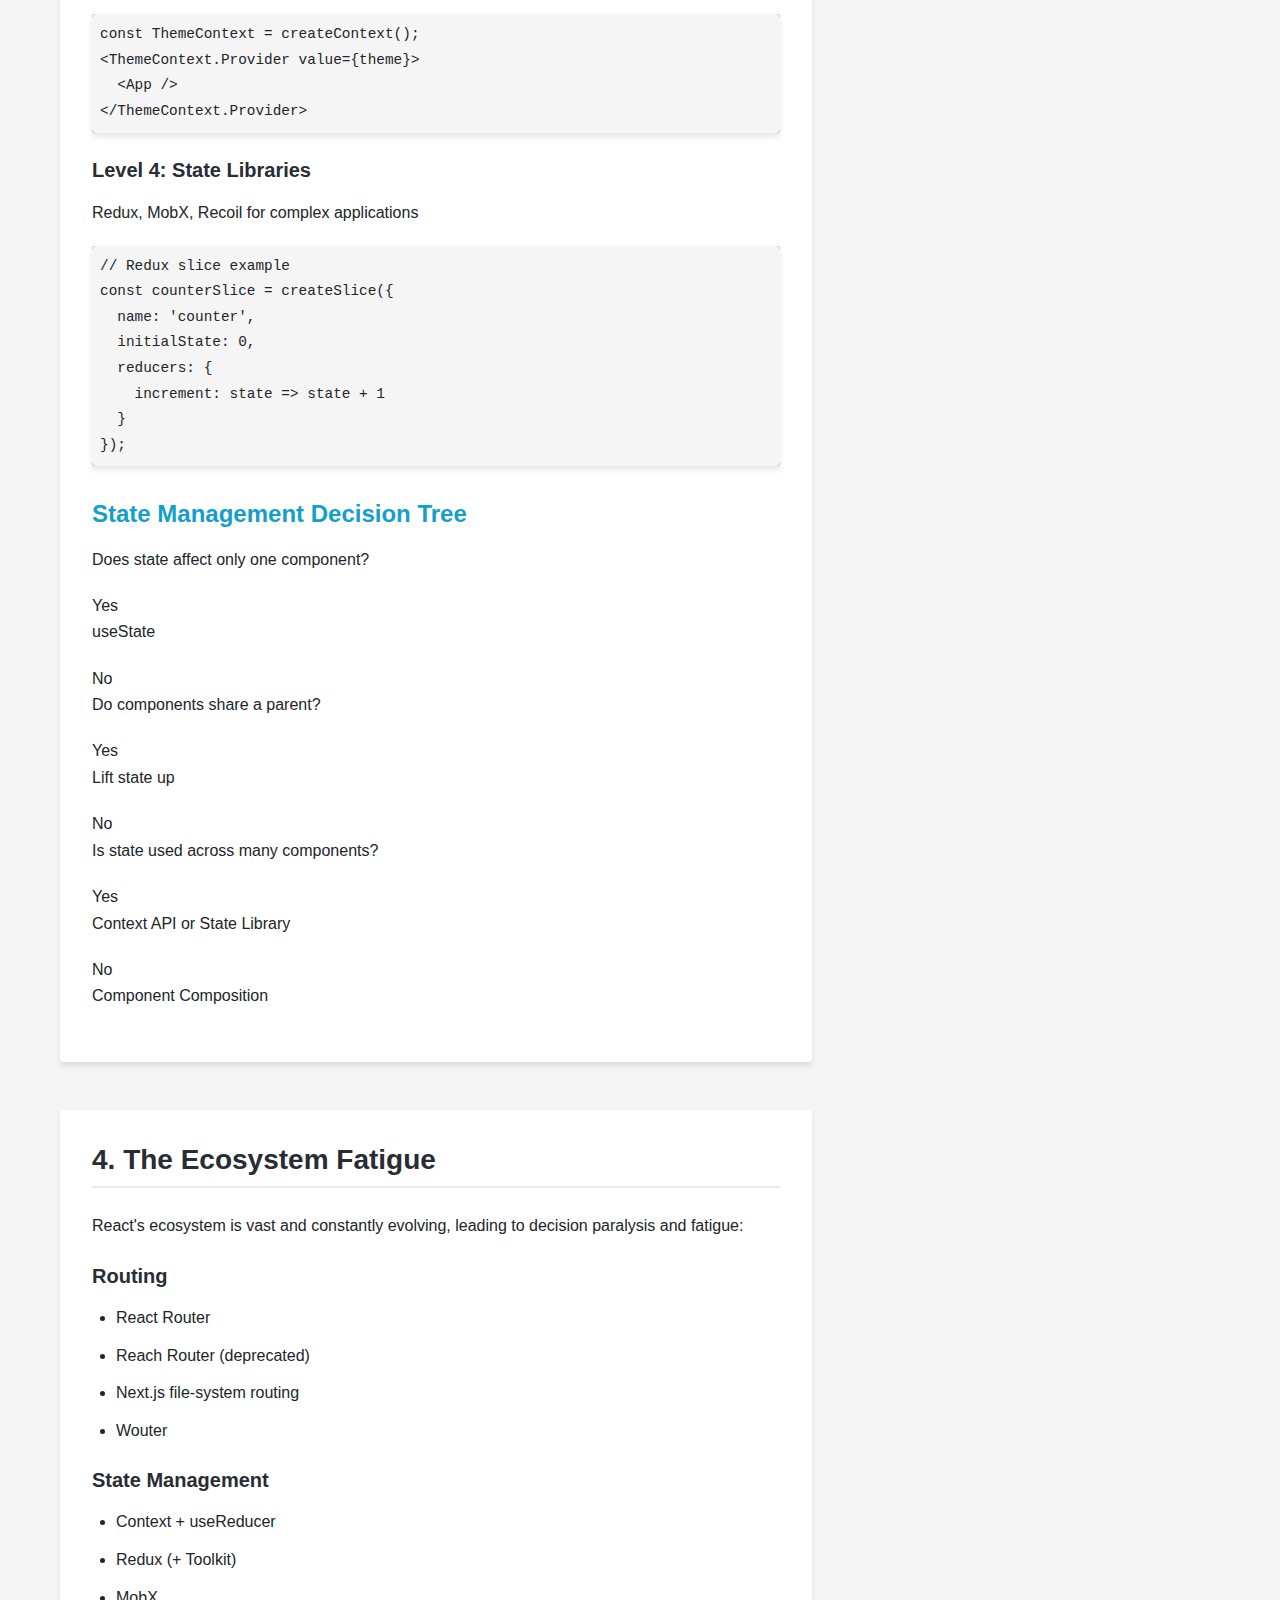
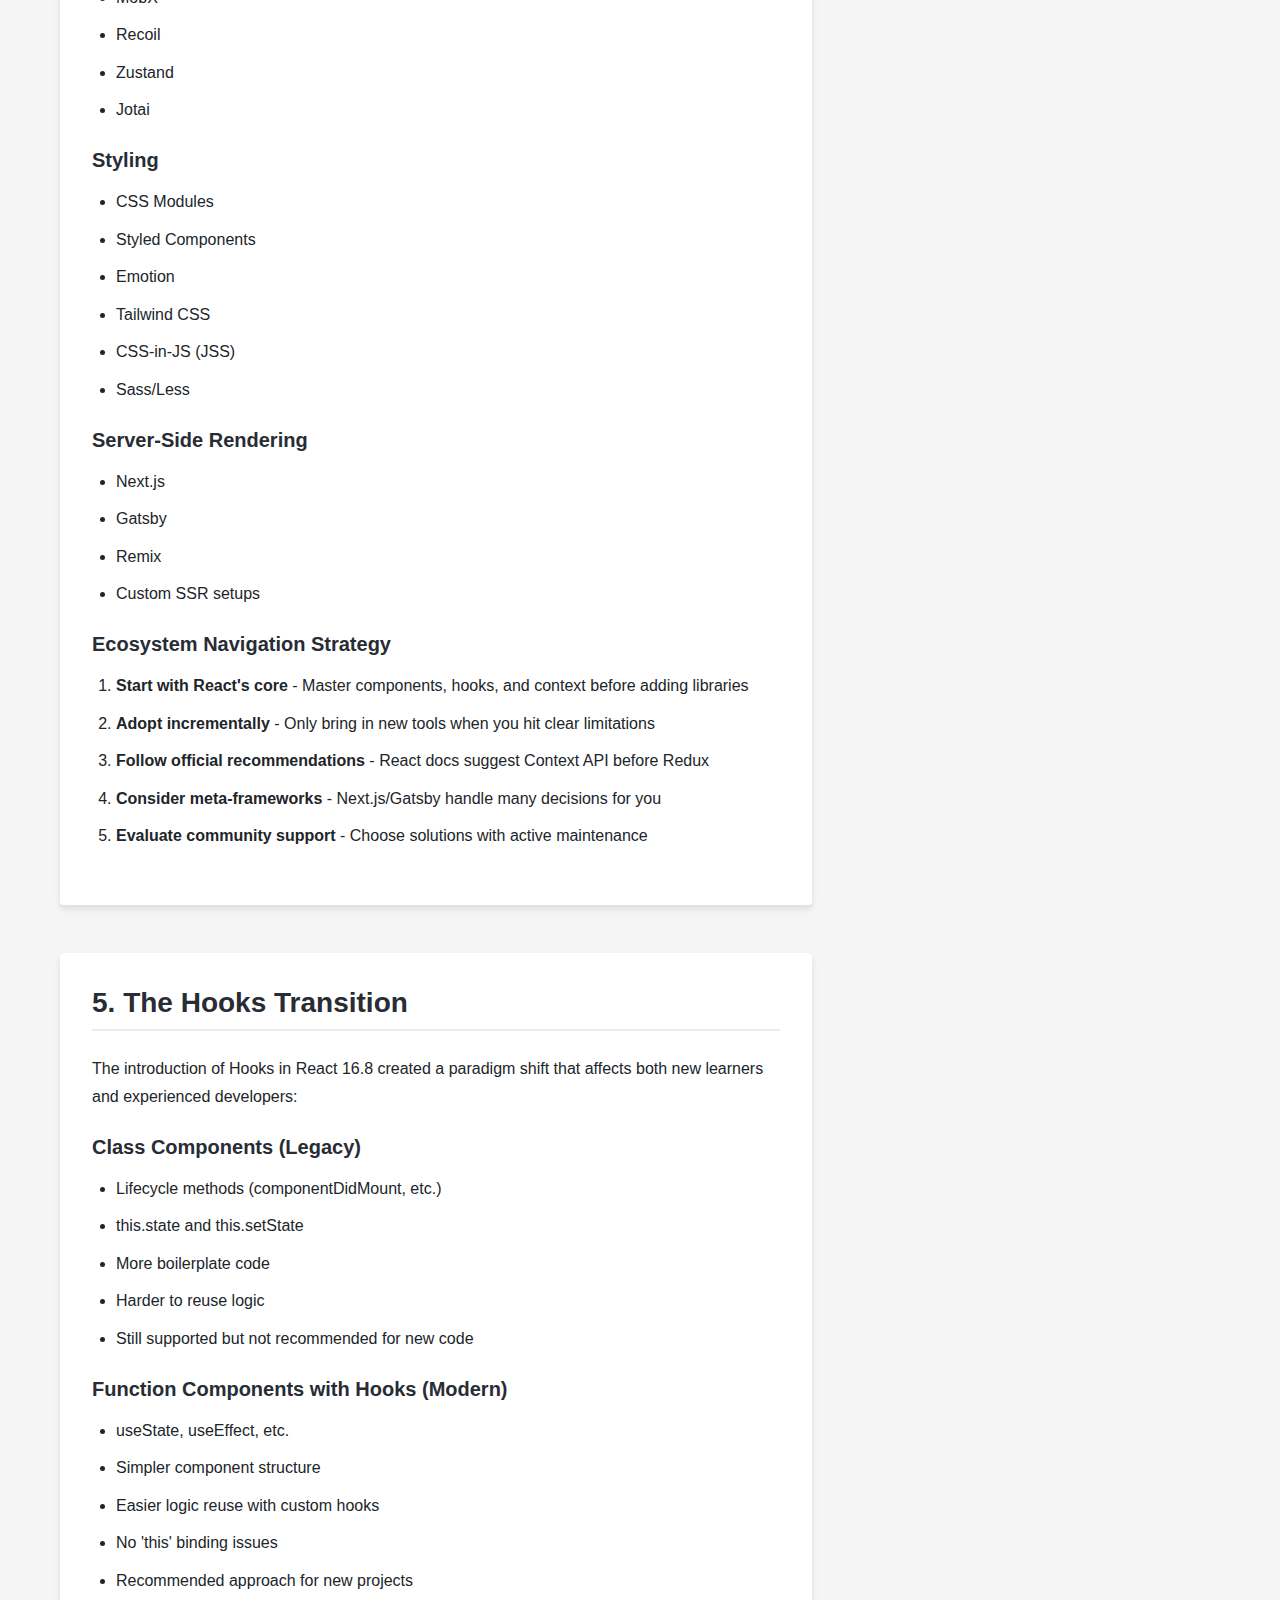
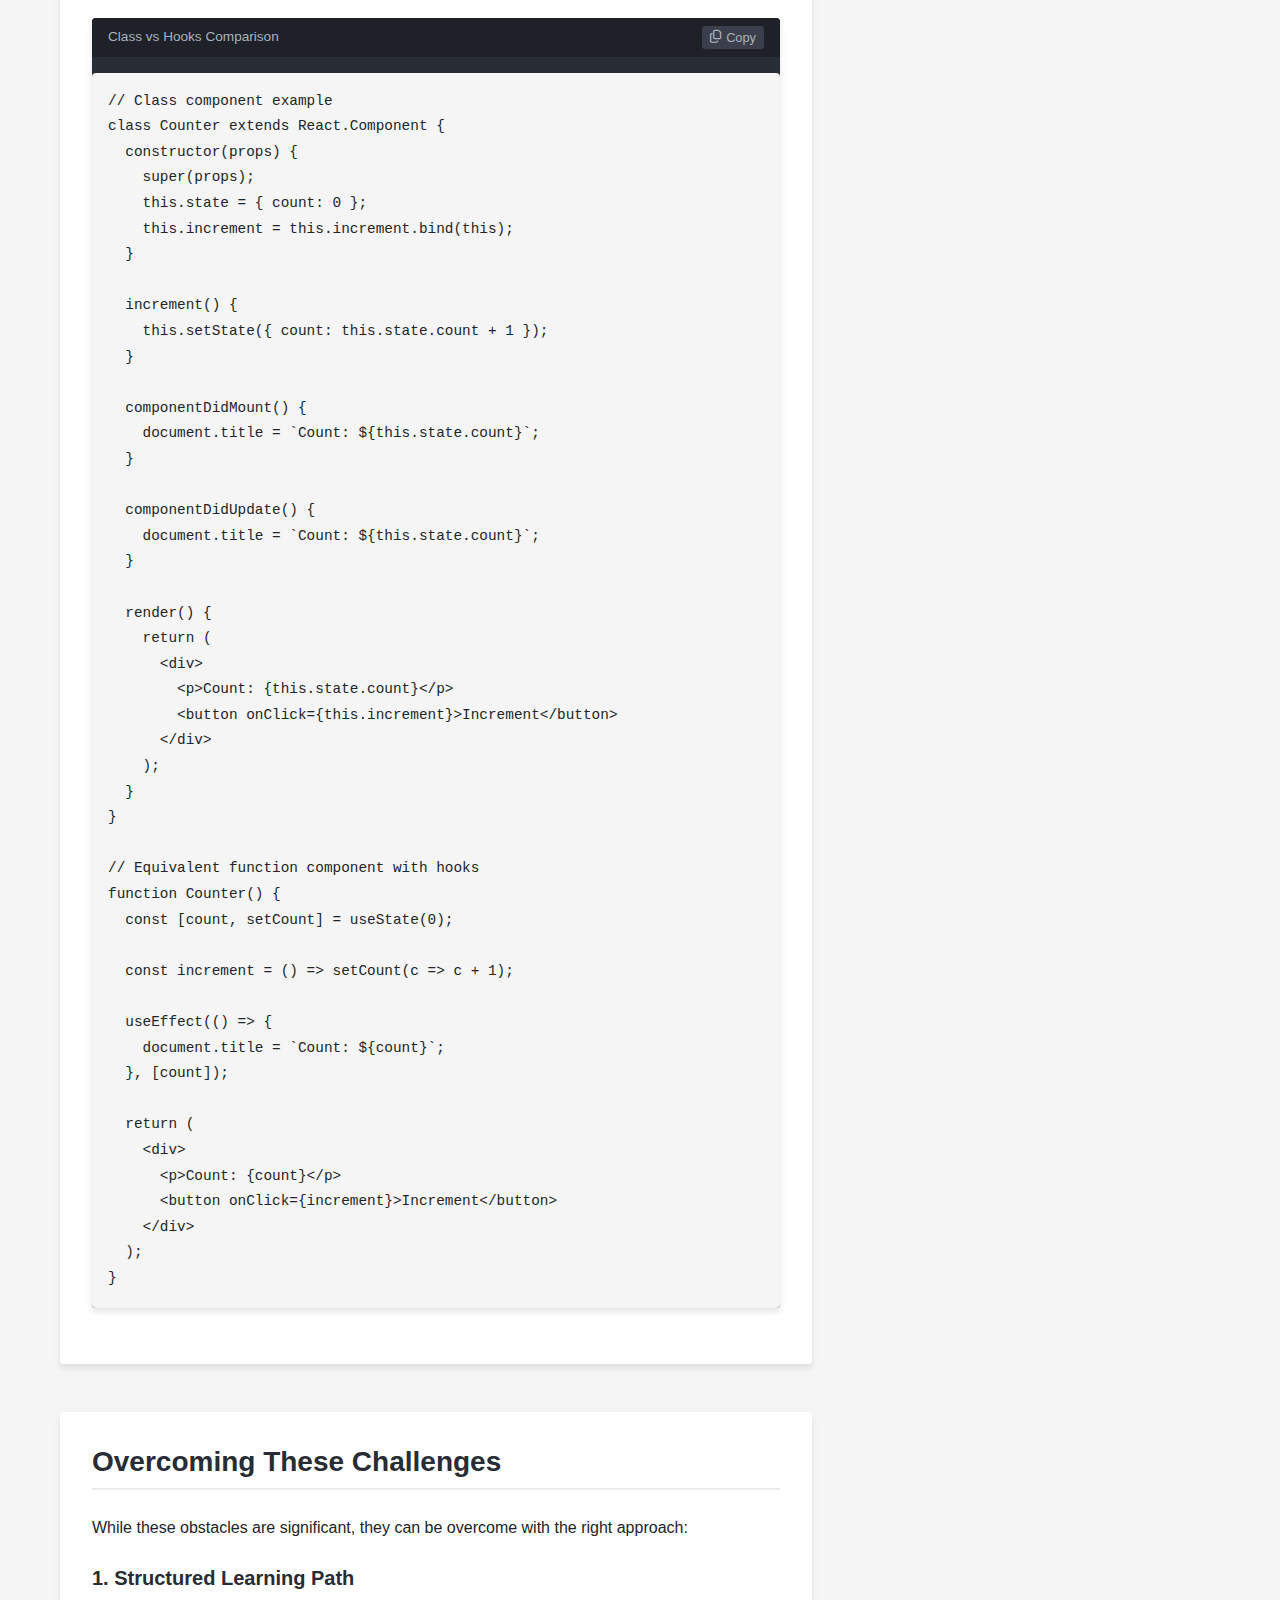
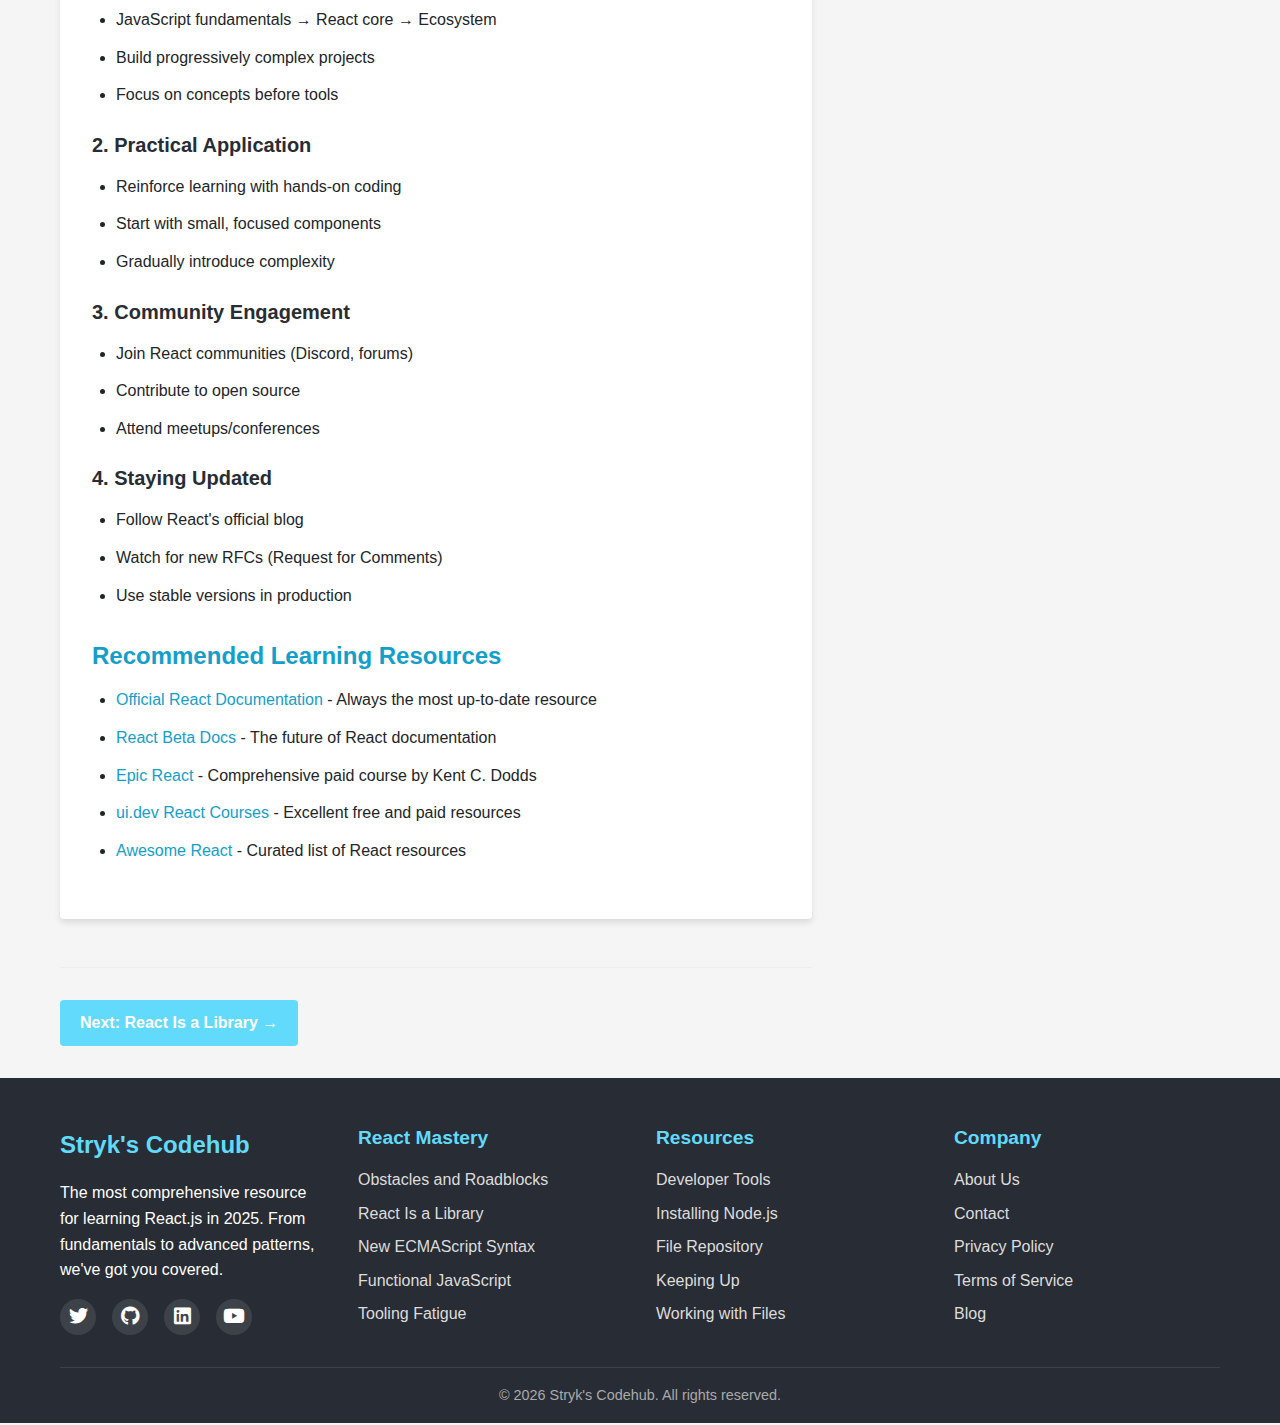
<file: CodeHub/Welcome-To-React/pages/obstacles-and-roadblocks/index.html>
<!DOCTYPE html>
<html lang="en">
<head>
    <meta charset="UTF-8">
    <meta name="viewport" content="width=device-width, initial-scale=1.0">
    <title>Obstacles and Roadblocks in Learning React | Stryk's Codehub</title>
    <link rel="stylesheet" href="../../css/page-styles.css">
    <link rel="stylesheet" href="../../css/style.css">
    <link rel="stylesheet" href="../../css/animations.css">
    <link rel="stylesheet" href="../../css/code-theme.css">
    <link rel="stylesheet" href="https://cdnjs.cloudflare.com/ajax/libs/font-awesome/6.4.0/css/all.min.css">
    <script src="../js/header.js" defer></script>
    <script src="../js/footer.js" defer></script>
    <script src="../../js/main.js" defer></script>
    <script src="../../js/code-copy.js" defer></script>
</head>
<body>
    <div id="header-placeholder"></div>
    
    <main class="main-content">
        <section class="page-header">
            <div class="container">
                <h1 class="page-title">Obstacles and Roadblocks in Learning React</h1>
                <nav class="breadcrumb">
                    <a href="../../index.html">Home</a>
                    <span></span>
                    <span>/</span>
                    <span>Obstacles and Roadblocks</span>
                </nav>
            </div>
        </section>

        <section class="page-content">
            <div class="container container-flex">
                <article class="content-article">
                    <div class="content-block">
                        <h2>Understanding the Learning Curve</h2>
                        <p>By taking a few minutes to learn about React components, you've opened a door to a different way of thinking about and approaching web development. However, there are significant learning obstacles that you'll need to overcome to begin writing production-ready code with React.</p>
                        
                        <div class="stats-card">
                            <div class="stat-item">
                                <div class="stat-number">63%</div>
                                <div class="stat-label">of developers report React's learning curve as steep</div>
                            </div>
                            <div class="stat-item">
                                <div class="stat-number">42%</div>
                                <div class="stat-label">struggle with state management initially</div>
                            </div>
                            <div class="stat-item">
                                <div class="stat-number">78%</div>
                                <div class="stat-label">say understanding the ecosystem is challenging</div>
                            </div>
                        </div>
                    </div>

                    <div class="content-block">
                        <h2>1. The JavaScript Foundation Challenge</h2>
                        <p>React is fundamentally a JavaScript library, and many learners underestimate the JavaScript knowledge required to use it effectively.</p>
                        
                        <h3>Critical JavaScript Concepts Needed for React</h3>
                        <table class="concepts-table">
                            <thead>
                                <tr>
                                    <th>Concept</th>
                                    <th>Importance</th>
                                    <th>React Usage Example</th>
                                </tr>
                            </thead>
                            <tbody>
                                <tr>
                                    <td>Arrow Functions</td>
                                    <td>High</td>
                                    <td>Component methods, event handlers</td>
                                </tr>
                                <tr>
                                    <td>Destructuring</td>
                                    <td>High</td>
                                    <td>Props, state, context extraction</td>
                                </tr>
                                <tr>
                                    <td>Spread/Rest Operators</td>
                                    <td>High</td>
                                    <td>State updates, prop spreading</td>
                                </tr>
                                <tr>
                                    <td>Modules (import/export)</td>
                                    <td>High</td>
                                    <td>Component organization</td>
                                </tr>
                                <tr>
                                    <td>Array Methods (map, filter, reduce)</td>
                                    <td>High</td>
                                    <td>Rendering lists, data transformation</td>
                                </tr>
                                <tr>
                                    <td>Promises/Async-Await</td>
                                    <td>Medium</td>
                                    <td>Data fetching, side effects</td>
                                </tr>
                                <tr>
                                    <td>Closures</td>
                                    <td>Medium</td>
                                    <td>Hooks dependencies, callbacks</td>
                                </tr>
                            </tbody>
                        </table>
                        
                        <div class="code-panel">
                            <div class="code-header">
                                <span>JavaScript Fundamentals Example</span>
                                <button class="copy-btn" data-target="js-fundamentals"><i class="far fa-copy"></i> Copy</button>
                            </div>
                            <pre id="js-fundamentals"><code class="language-javascript">// Arrow functions and destructuring
const UserCard = ({ user: { name, email, id } }) => {
  // Array methods for rendering
  const permissions = ['read', 'write', 'delete'];
  
  return (
    &lt;div className="user-card"&gt;
      &lt;h2&gt;{name}&lt;/h2&gt;
      &lt;p&gt;{email}&lt;/p&gt;
      &lt;ul&gt;
        {permissions.map(permission => (
          &lt;li key={`${id}-${permission}`}&gt;
            {permission.toUpperCase()}
          &lt;/li&gt;
        ))}
      &lt;/ul&gt;
    &lt;/div&gt;
  );
};

// Using spread operator for state updates
const updateUser = (prevState, newData) => ({
  ...prevState,
  user: {
    ...prevState.user,
    ...newData
  }
});</code></pre>
                        </div>
                    </div>

                    <div class="content-block">
                        <h2>2. JSX and the Mental Model Shift</h2>
                        <p>JSX is one of React's most distinctive features, blending HTML-like syntax with JavaScript. This paradigm shift causes several challenges:</p>
                        
                        <div class="comparison-grid">
                            <div class="comparison-item">
                                <h4>Traditional HTML</h4>
                                <ul>
                                    <li>Separate from logic</li>
                                    <li>Direct DOM manipulation</li>
                                    <li>Imperative updates</li>
                                    <li>Global CSS scope</li>
                                </ul>
                            </div>
                            <div class="comparison-item">
                                <h4>JSX in React</h4>
                                <ul>
                                    <li>Embedded in JavaScript</li>
                                    <li>Virtual DOM abstraction</li>
                                    <li>Declarative updates</li>
                                    <li>Component-scoped styles</li>
                                </ul>
                            </div>
                        </div>
                        
                        <div class="code-panel">
                            <div class="code-header">
                                <span>JSX Common Pitfalls</span>
                                <button class="copy-btn" data-target="jsx-pitfalls"><i class="far fa-copy"></i> Copy</button>
                            </div>
                            <pre id="jsx-pitfalls"><code class="language-javascript">// 1. Returning multiple elements (needs fragment)
const InvalidComponent = () => (
  &lt;h1&gt;Title&lt;/h1&gt;
  &lt;p&gt;Content&lt;/p&gt;
);

// Fixed version
const ValidComponent = () => (
  &lt;&gt;
    &lt;h1&gt;Title&lt;/h1&gt;
    &lt;p&gt;Content&lt;/p&gt;
  &lt;/&gt;
);

// 2. Using class instead of className
const WrongClass = () => (
  &lt;div class="container"&gt;...&lt;/div&gt;
);

// 3. Inline styles as objects
const StyledComponent = () => (
  &lt;div style={{ color: 'red', fontSize: '1.2rem' }}&gt;
    Styled content
  &lt;/div&gt;
);

// 4. Event handlers in camelCase
const Clickable = () => (
  &lt;button onClick={() => console.log('Clicked')}&gt;
    Click me
  &lt;/button&gt;
);</code></pre>
                        </div>
                    </div>

                    <div class="content-block">
                        <h2>3. State Management Complexity</h2>
                        <p>State management is one of the most challenging aspects for React beginners, with multiple layers of complexity:</p>
                        
                        <div class="complexity-levels">
                            <div class="complexity-level">
                                <h4>Level 1: Local Component State</h4>
                                <p>Basic useState hook for simple component state</p>
                                <div class="code-panel mini">
                                    <pre><code class="language-javascript">const [count, setCount] = useState(0);</code></pre>
                                </div>
                            </div>
                            <div class="complexity-level">
                                <h4>Level 2: Lifting State Up</h4>
                                <p>Sharing state between sibling components</p>
                                <div class="code-panel mini">
                                    <pre><code class="language-javascript">// Parent component manages state
&lt;ChildA value={value} /&gt;
&lt;ChildB onChange={setValue} /&gt;</code></pre>
                                </div>
                            </div>
                            <div class="complexity-level">
                                <h4>Level 3: Context API</h4>
                                <p>Global state accessible to component trees</p>
                                <div class="code-panel mini">
                                    <pre><code class="language-javascript">const ThemeContext = createContext();
&lt;ThemeContext.Provider value={theme}&gt;
  &lt;App /&gt;
&lt;/ThemeContext.Provider&gt;</code></pre>
                                </div>
                            </div>
                            <div class="complexity-level">
                                <h4>Level 4: State Libraries</h4>
                                <p>Redux, MobX, Recoil for complex applications</p>
                                <div class="code-panel mini">
                                    <pre><code class="language-javascript">// Redux slice example
const counterSlice = createSlice({
  name: 'counter',
  initialState: 0,
  reducers: {
    increment: state => state + 1
  }
});</code></pre>
                                </div>
                            </div>
                        </div>
                        
                        <h3>State Management Decision Tree</h3>
                        <div class="decision-tree">
                            <div class="decision-node">
                                <p>Does state affect only one component?</p>
                                <div class="decision-branches">
                                    <div class="branch">
                                        <span class="branch-label">Yes</span>
                                        <div class="decision-node leaf">
                                            <p>useState</p>
                                        </div>
                                    </div>
                                    <div class="branch">
                                        <span class="branch-label">No</span>
                                        <div class="decision-node">
                                            <p>Do components share a parent?</p>
                                            <div class="decision-branches">
                                                <div class="branch">
                                                    <span class="branch-label">Yes</span>
                                                    <div class="decision-node leaf">
                                                        <p>Lift state up</p>
                                                    </div>
                                                </div>
                                                <div class="branch">
                                                    <span class="branch-label">No</span>
                                                    <div class="decision-node">
                                                        <p>Is state used across many components?</p>
                                                        <div class="decision-branches">
                                                            <div class="branch">
                                                                <span class="branch-label">Yes</span>
                                                                <div class="decision-node leaf">
                                                                    <p>Context API or State Library</p>
                                                                </div>
                                                            </div>
                                                            <div class="branch">
                                                                <span class="branch-label">No</span>
                                                                <div class="decision-node leaf">
                                                                    <p>Component Composition</p>
                                                                </div>
                                                            </div>
                                                        </div>
                                                    </div>
                                                </div>
                                            </div>
                                        </div>
                                    </div>
                                </div>
                            </div>
                        </div>
                    </div>

                    <div class="content-block">
                        <h2>4. The Ecosystem Fatigue</h2>
                        <p>React's ecosystem is vast and constantly evolving, leading to decision paralysis and fatigue:</p>
                        
                        <div class="ecosystem-grid">
                            <div class="ecosystem-category">
                                <h4>Routing</h4>
                                <ul>
                                    <li>React Router</li>
                                    <li>Reach Router (deprecated)</li>
                                    <li>Next.js file-system routing</li>
                                    <li>Wouter</li>
                                </ul>
                            </div>
                            <div class="ecosystem-category">
                                <h4>State Management</h4>
                                <ul>
                                    <li>Context + useReducer</li>
                                    <li>Redux (+ Toolkit)</li>
                                    <li>MobX</li>
                                    <li>Recoil</li>
                                    <li>Zustand</li>
                                    <li>Jotai</li>
                                </ul>
                            </div>
                            <div class="ecosystem-category">
                                <h4>Styling</h4>
                                <ul>
                                    <li>CSS Modules</li>
                                    <li>Styled Components</li>
                                    <li>Emotion</li>
                                    <li>Tailwind CSS</li>
                                    <li>CSS-in-JS (JSS)</li>
                                    <li>Sass/Less</li>
                                </ul>
                            </div>
                            <div class="ecosystem-category">
                                <h4>Server-Side Rendering</h4>
                                <ul>
                                    <li>Next.js</li>
                                    <li>Gatsby</li>
                                    <li>Remix</li>
                                    <li>Custom SSR setups</li>
                                </ul>
                            </div>
                        </div>
                        
                        <div class="advice-card">
                            <h4>Ecosystem Navigation Strategy</h4>
                            <ol>
                                <li><strong>Start with React's core</strong> - Master components, hooks, and context before adding libraries</li>
                                <li><strong>Adopt incrementally</strong> - Only bring in new tools when you hit clear limitations</li>
                                <li><strong>Follow official recommendations</strong> - React docs suggest Context API before Redux</li>
                                <li><strong>Consider meta-frameworks</strong> - Next.js/Gatsby handle many decisions for you</li>
                                <li><strong>Evaluate community support</strong> - Choose solutions with active maintenance</li>
                            </ol>
                        </div>
                    </div>

                    <div class="content-block">
                        <h2>5. The Hooks Transition</h2>
                        <p>The introduction of Hooks in React 16.8 created a paradigm shift that affects both new learners and experienced developers:</p>
                        
                        <div class="hooks-comparison">
                            <div class="hooks-approach">
                                <h4>Class Components (Legacy)</h4>
                                <ul>
                                    <li>Lifecycle methods (componentDidMount, etc.)</li>
                                    <li>this.state and this.setState</li>
                                    <li>More boilerplate code</li>
                                    <li>Harder to reuse logic</li>
                                    <li>Still supported but not recommended for new code</li>
                                </ul>
                            </div>
                            <div class="hooks-approach">
                                <h4>Function Components with Hooks (Modern)</h4>
                                <ul>
                                    <li>useState, useEffect, etc.</li>
                                    <li>Simpler component structure</li>
                                    <li>Easier logic reuse with custom hooks</li>
                                    <li>No 'this' binding issues</li>
                                    <li>Recommended approach for new projects</li>
                                </ul>
                            </div>
                        </div>
                        
                        <div class="code-panel">
                            <div class="code-header">
                                <span>Class vs Hooks Comparison</span>
                                <button class="copy-btn" data-target="class-vs-hooks"><i class="far fa-copy"></i> Copy</button>
                            </div>
                            <pre id="class-vs-hooks"><code class="language-javascript">// Class component example
class Counter extends React.Component {
  constructor(props) {
    super(props);
    this.state = { count: 0 };
    this.increment = this.increment.bind(this);
  }

  increment() {
    this.setState({ count: this.state.count + 1 });
  }

  componentDidMount() {
    document.title = `Count: ${this.state.count}`;
  }

  componentDidUpdate() {
    document.title = `Count: ${this.state.count}`;
  }

  render() {
    return (
      &lt;div&gt;
        &lt;p&gt;Count: {this.state.count}&lt;/p&gt;
        &lt;button onClick={this.increment}&gt;Increment&lt;/button&gt;
      &lt;/div&gt;
    );
  }
}

// Equivalent function component with hooks
function Counter() {
  const [count, setCount] = useState(0);

  const increment = () => setCount(c => c + 1);

  useEffect(() => {
    document.title = `Count: ${count}`;
  }, [count]);

  return (
    &lt;div&gt;
      &lt;p&gt;Count: {count}&lt;/p&gt;
      &lt;button onClick={increment}&gt;Increment&lt;/button&gt;
    &lt;/div&gt;
  );
}</code></pre>
                        </div>
                    </div>

                    <div class="content-block">
                        <h2>Overcoming These Challenges</h2>
                        <p>While these obstacles are significant, they can be overcome with the right approach:</p>
                        
                        <div class="solution-cards">
                            <div class="solution-card">
                                <h4>1. Structured Learning Path</h4>
                                <ul>
                                    <li>JavaScript fundamentals → React core → Ecosystem</li>
                                    <li>Build progressively complex projects</li>
                                    <li>Focus on concepts before tools</li>
                                </ul>
                            </div>
                            <div class="solution-card">
                                <h4>2. Practical Application</h4>
                                <ul>
                                    <li>Reinforce learning with hands-on coding</li>
                                    <li>Start with small, focused components</li>
                                    <li>Gradually introduce complexity</li>
                                </ul>
                            </div>
                            <div class="solution-card">
                                <h4>3. Community Engagement</h4>
                                <ul>
                                    <li>Join React communities (Discord, forums)</li>
                                    <li>Contribute to open source</li>
                                    <li>Attend meetups/conferences</li>
                                </ul>
                            </div>
                            <div class="solution-card">
                                <h4>4. Staying Updated</h4>
                                <ul>
                                    <li>Follow React's official blog</li>
                                    <li>Watch for new RFCs (Request for Comments)</li>
                                    <li>Use stable versions in production</li>
                                </ul>
                            </div>
                        </div>
                        
                        <div class="resource-list">
                            <h3>Recommended Learning Resources</h3>
                            <ul>
                                <li><a href="https://reactjs.org/docs/getting-started.html" target="_blank">Official React Documentation</a> - Always the most up-to-date resource</li>
                                <li><a href="https://beta.reactjs.org/" target="_blank">React Beta Docs</a> - The future of React documentation</li>
                                <li><a href="https://epicreact.dev/" target="_blank">Epic React</a> - Comprehensive paid course by Kent C. Dodds</li>
                                <li><a href="https://ui.dev/" target="_blank">ui.dev React Courses</a> - Excellent free and paid resources</li>
                                <li><a href="https://github.com/enaqx/awesome-react" target="_blank">Awesome React</a> - Curated list of React resources</li>
                            </ul>
                        </div>
                    </div>

                    <div class="content-navigation">
                        <a href="../../pages/react-is-a-library/index.html" class="btn btn-primary">Next: React Is a Library →</a>
                    </div>
                </article>
                
                <aside class="sidebar">
                    <div class="sidebar-widget">
                        <h3>React Learning Timeline</h3>
                        <div class="timeline">
                            <div class="timeline-item">
                                <div class="timeline-date">Week 1-2</div>
                                <div class="timeline-content">
                                    <h4>Core Concepts</h4>
                                    <ul>
                                        <li>Components & Props</li>
                                        <li>JSX Syntax</li>
                                        <li>Basic Hooks</li>
                                    </ul>
                                </div>
                            </div>
                            <div class="timeline-item">
                                <div class="timeline-date">Week 3-4</div>
                                <div class="timeline-content">
                                    <h4>Intermediate</h4>
                                    <ul>
                                        <li>State Management</li>
                                        <li>Side Effects</li>
                                        <li>Forms & Events</li>
                                    </ul>
                                </div>
                            </div>
                            <div class="timeline-item">
                                <div class="timeline-date">Week 5-6</div>
                                <div class="timeline-content">
                                    <h4>Advanced</h4>
                                    <ul>
                                        <li>Context API</li>
                                        <li>Custom Hooks</li>
                                        <li>Performance</li>
                                    </ul>
                                </div>
                            </div>
                            <div class="timeline-item">
                                <div class="timeline-date">Week 7+</div>
                                <div class="timeline-content">
                                    <h4>Ecosystem</h4>
                                    <ul>
                                        <li>Routing</li>
                                        <li>State Libraries</li>
                                        <li>Testing</li>
                                    </ul>
                                </div>
                            </div>
                        </div>
                    </div>
                    
                    <div class="sidebar-widget">
                        <h3>Common Mistakes</h3>
                        <ul>
                            <li>Mutating state directly</li>
                            <li>Missing dependencies in useEffect</li>
                            <li>Unnecessary re-renders</li>
                            <li>Overusing Context</li>
                            <li>Premature optimization</li>
                        </ul>
                    </div>
                    
                    <div class="sidebar-widget">
                        <h3>Essential Tools</h3>
                        <ul>
                            <li><a href="../../pages/react-developer-tools/index.html">React DevTools</a></li>
                            <li>ESLint with React plugins</li>
                            <li>Prettier for code formatting</li>
                            <li>React Error Boundaries</li>
                            <li>React.StrictMode</li>
                        </ul>
                    </div>
                </aside>
            </div>
        </section>
    </main>

    <div id="footer-placeholder"></div>
</body>
</html>
</file>
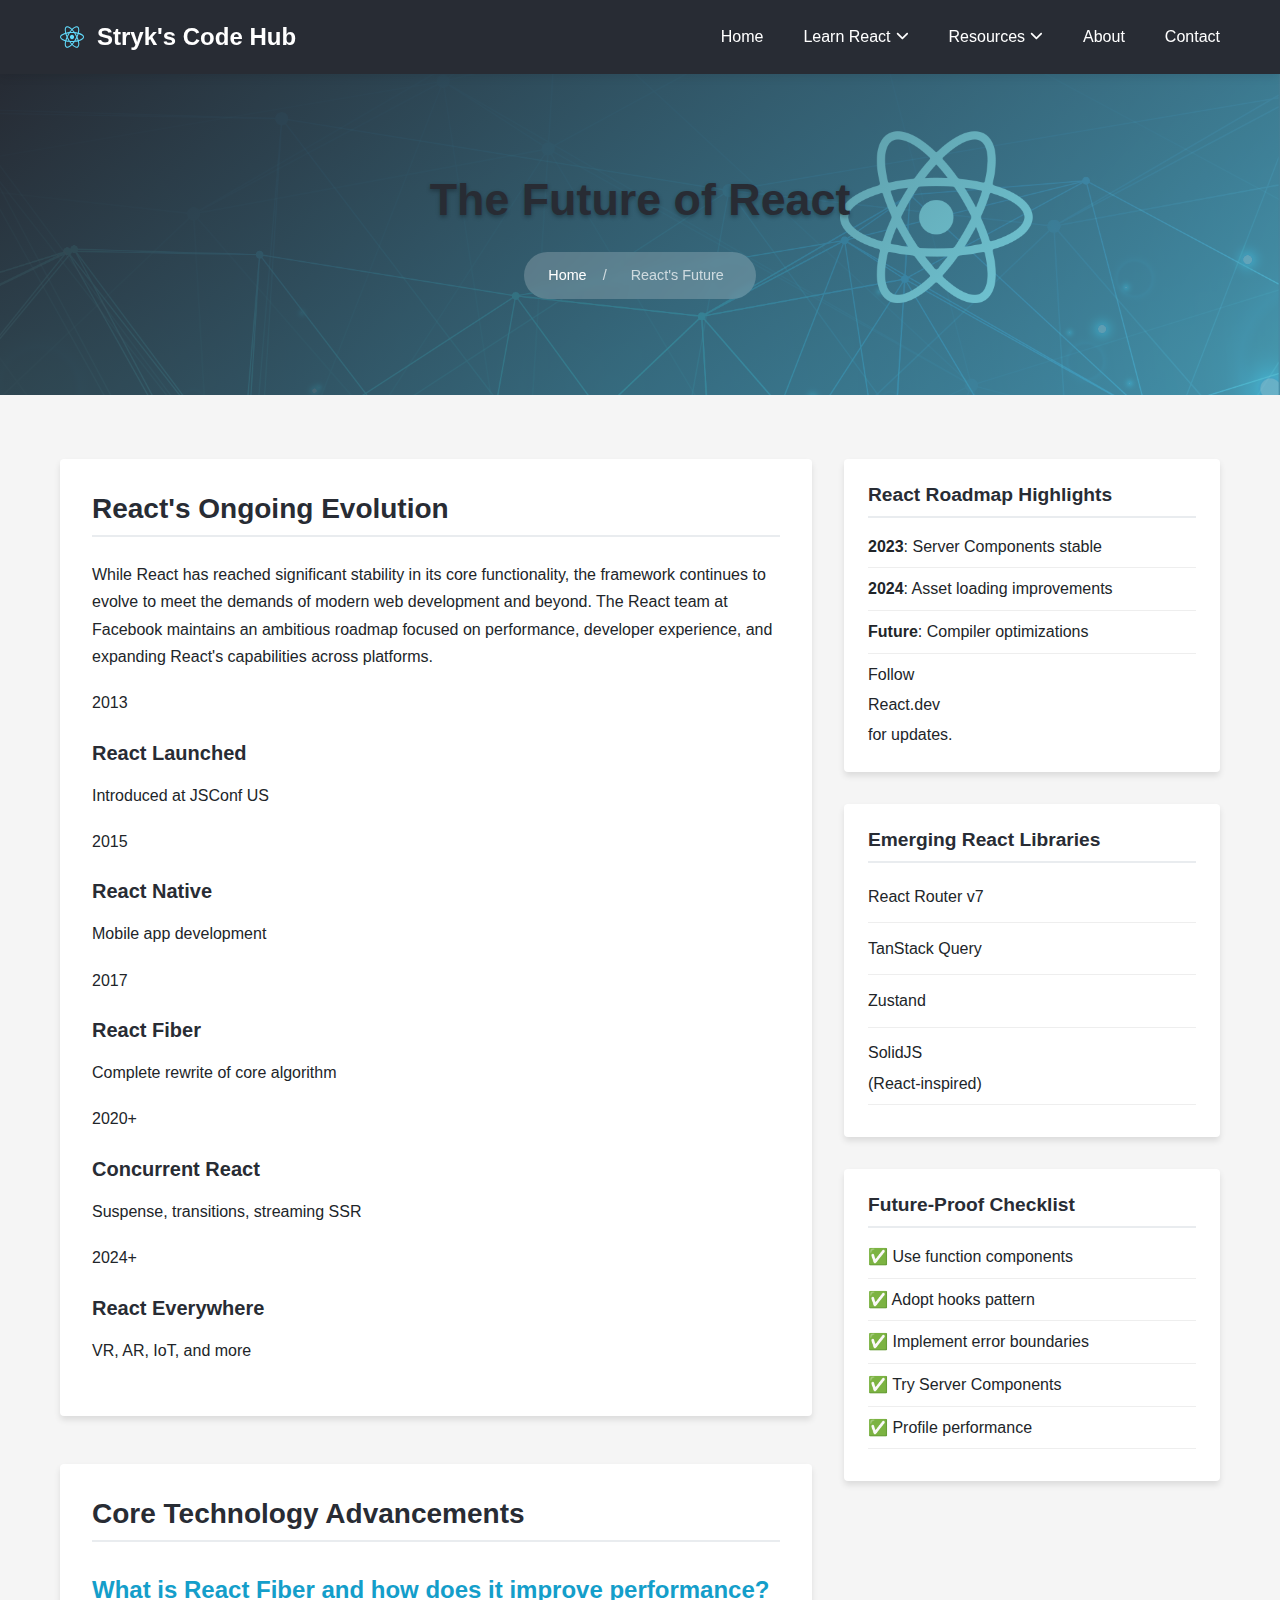
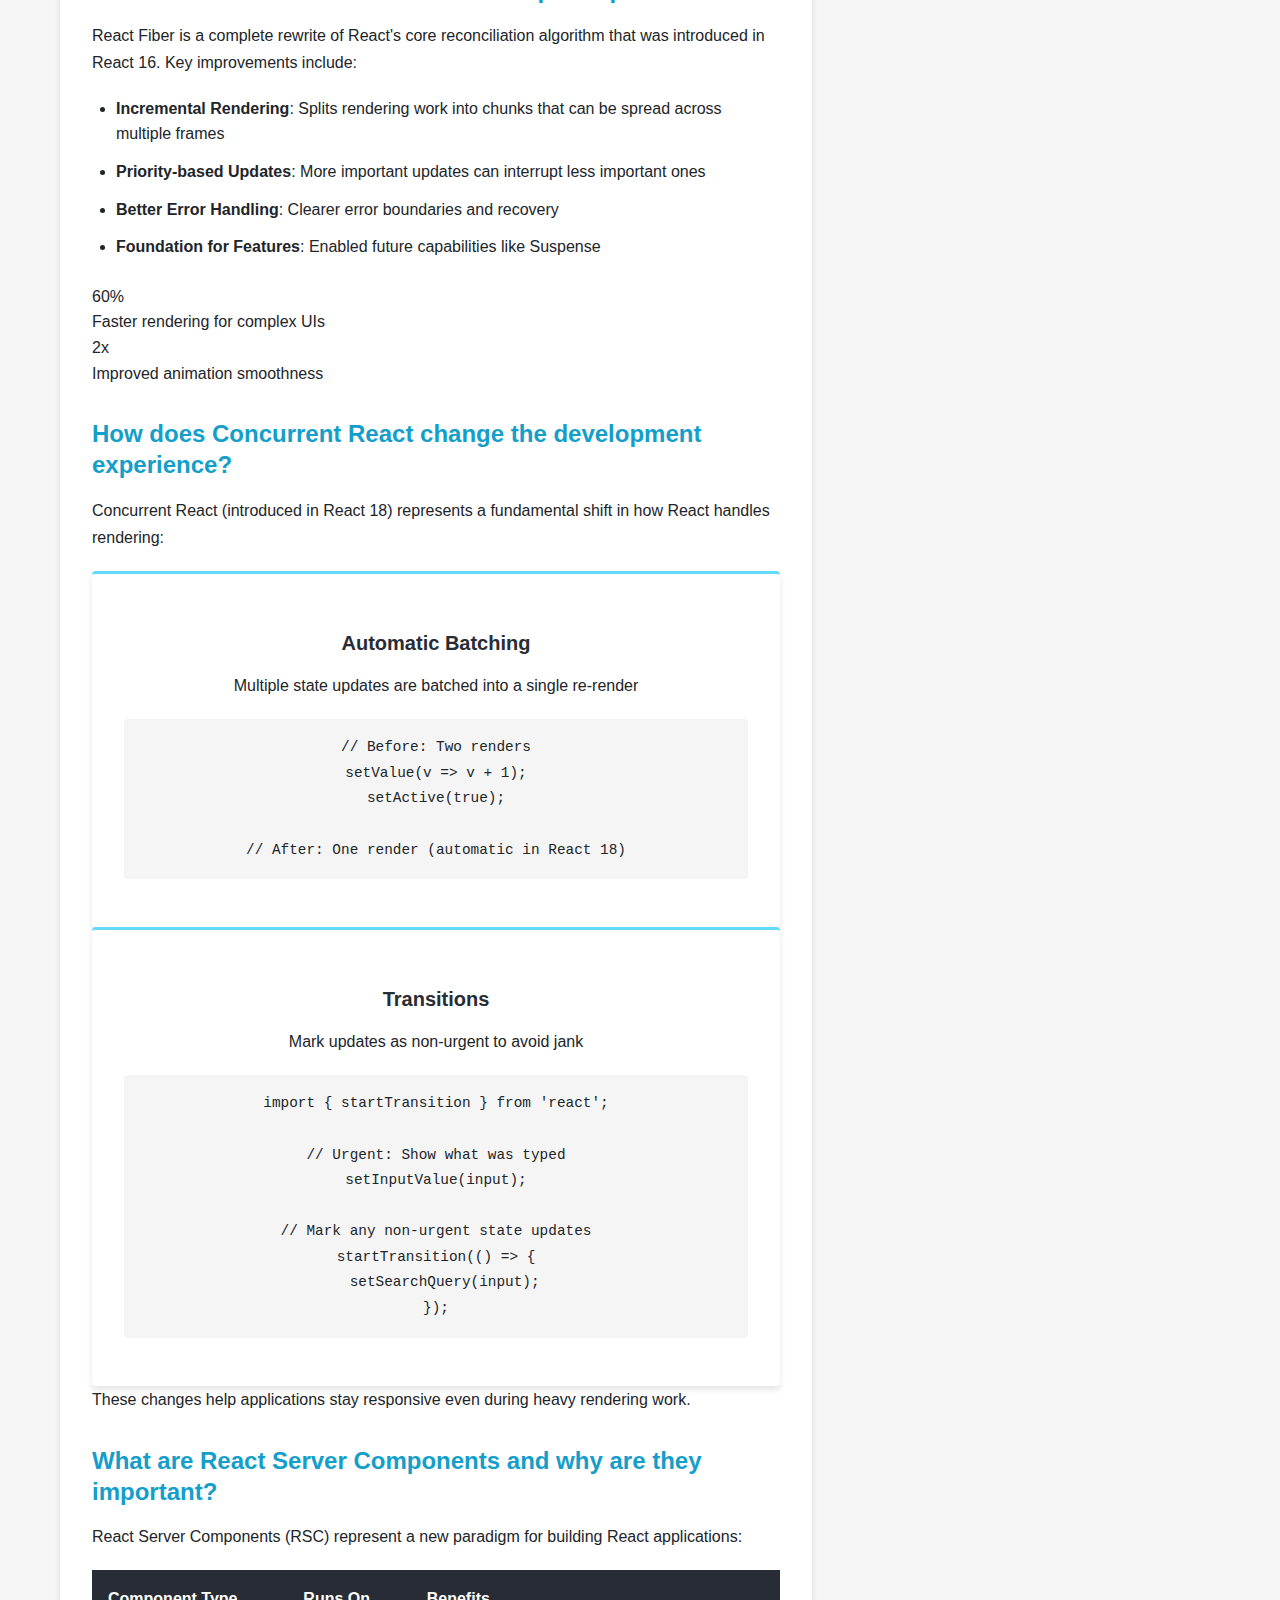
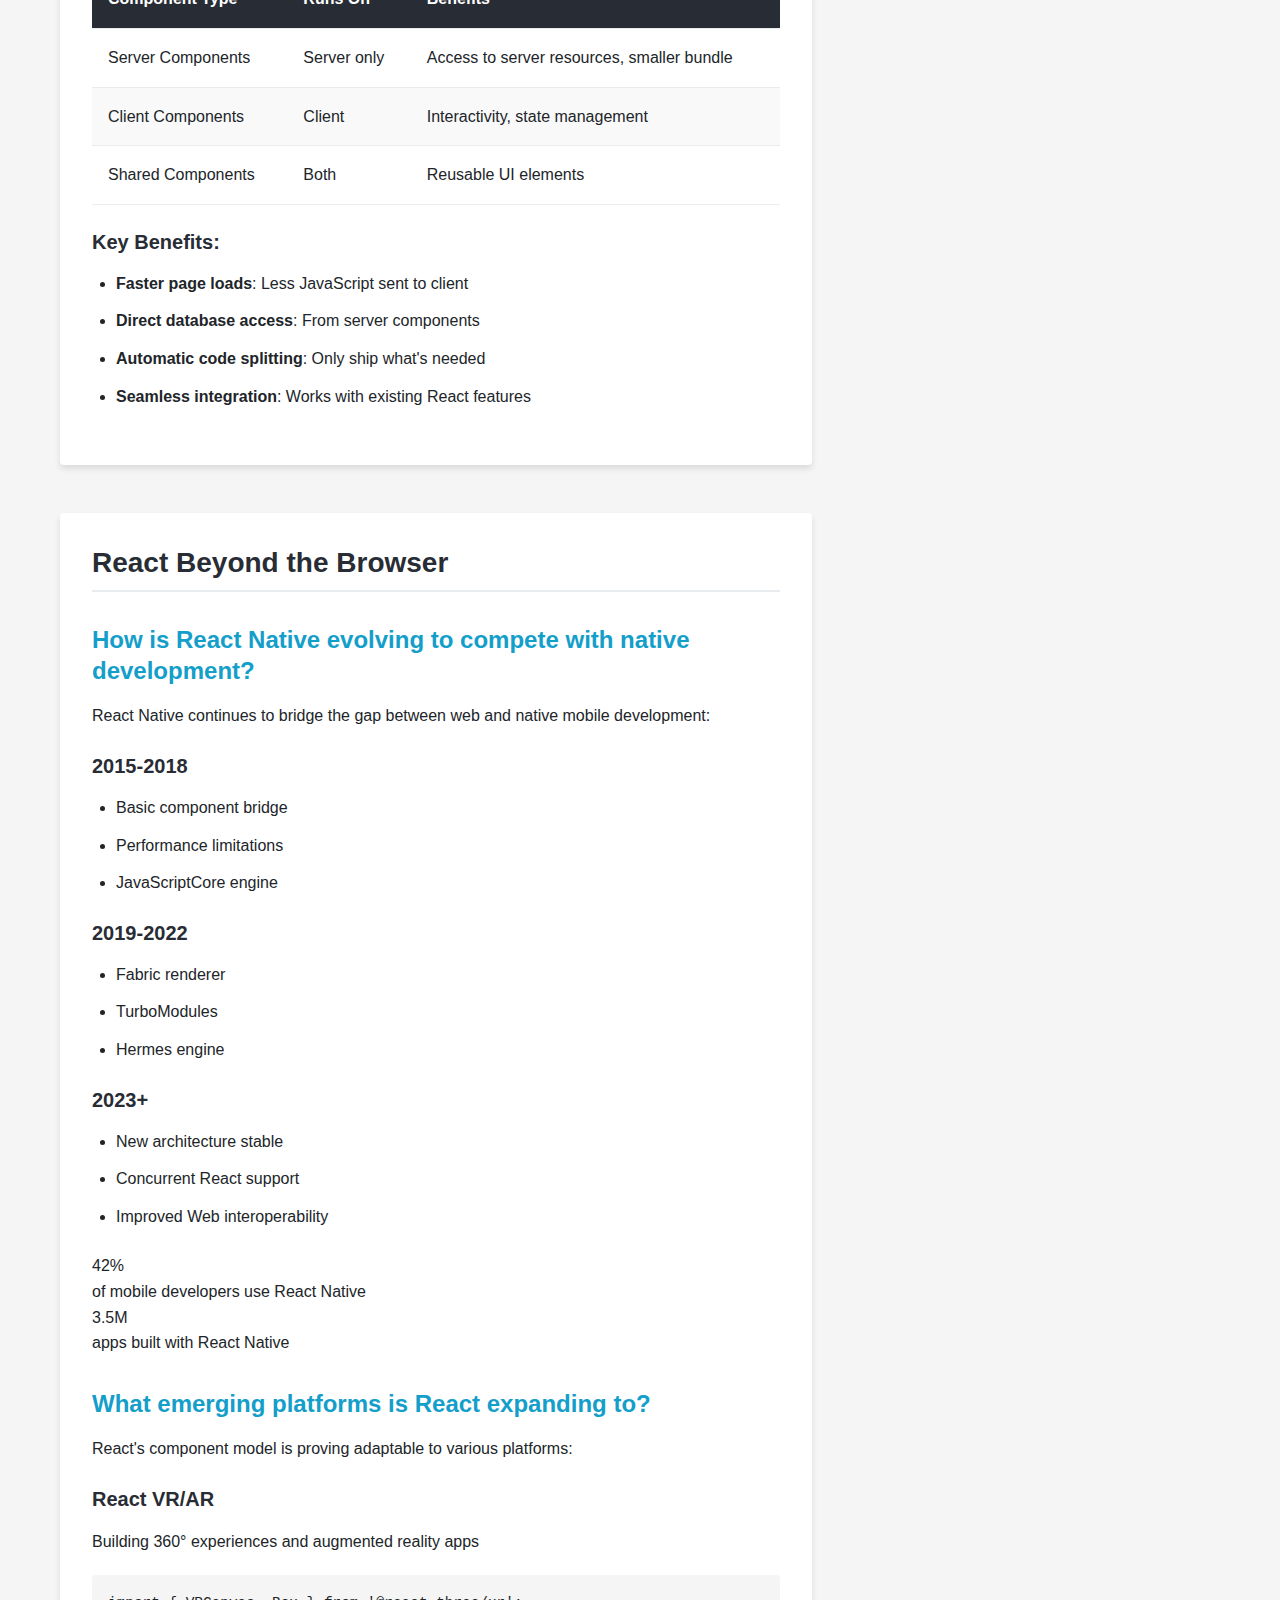
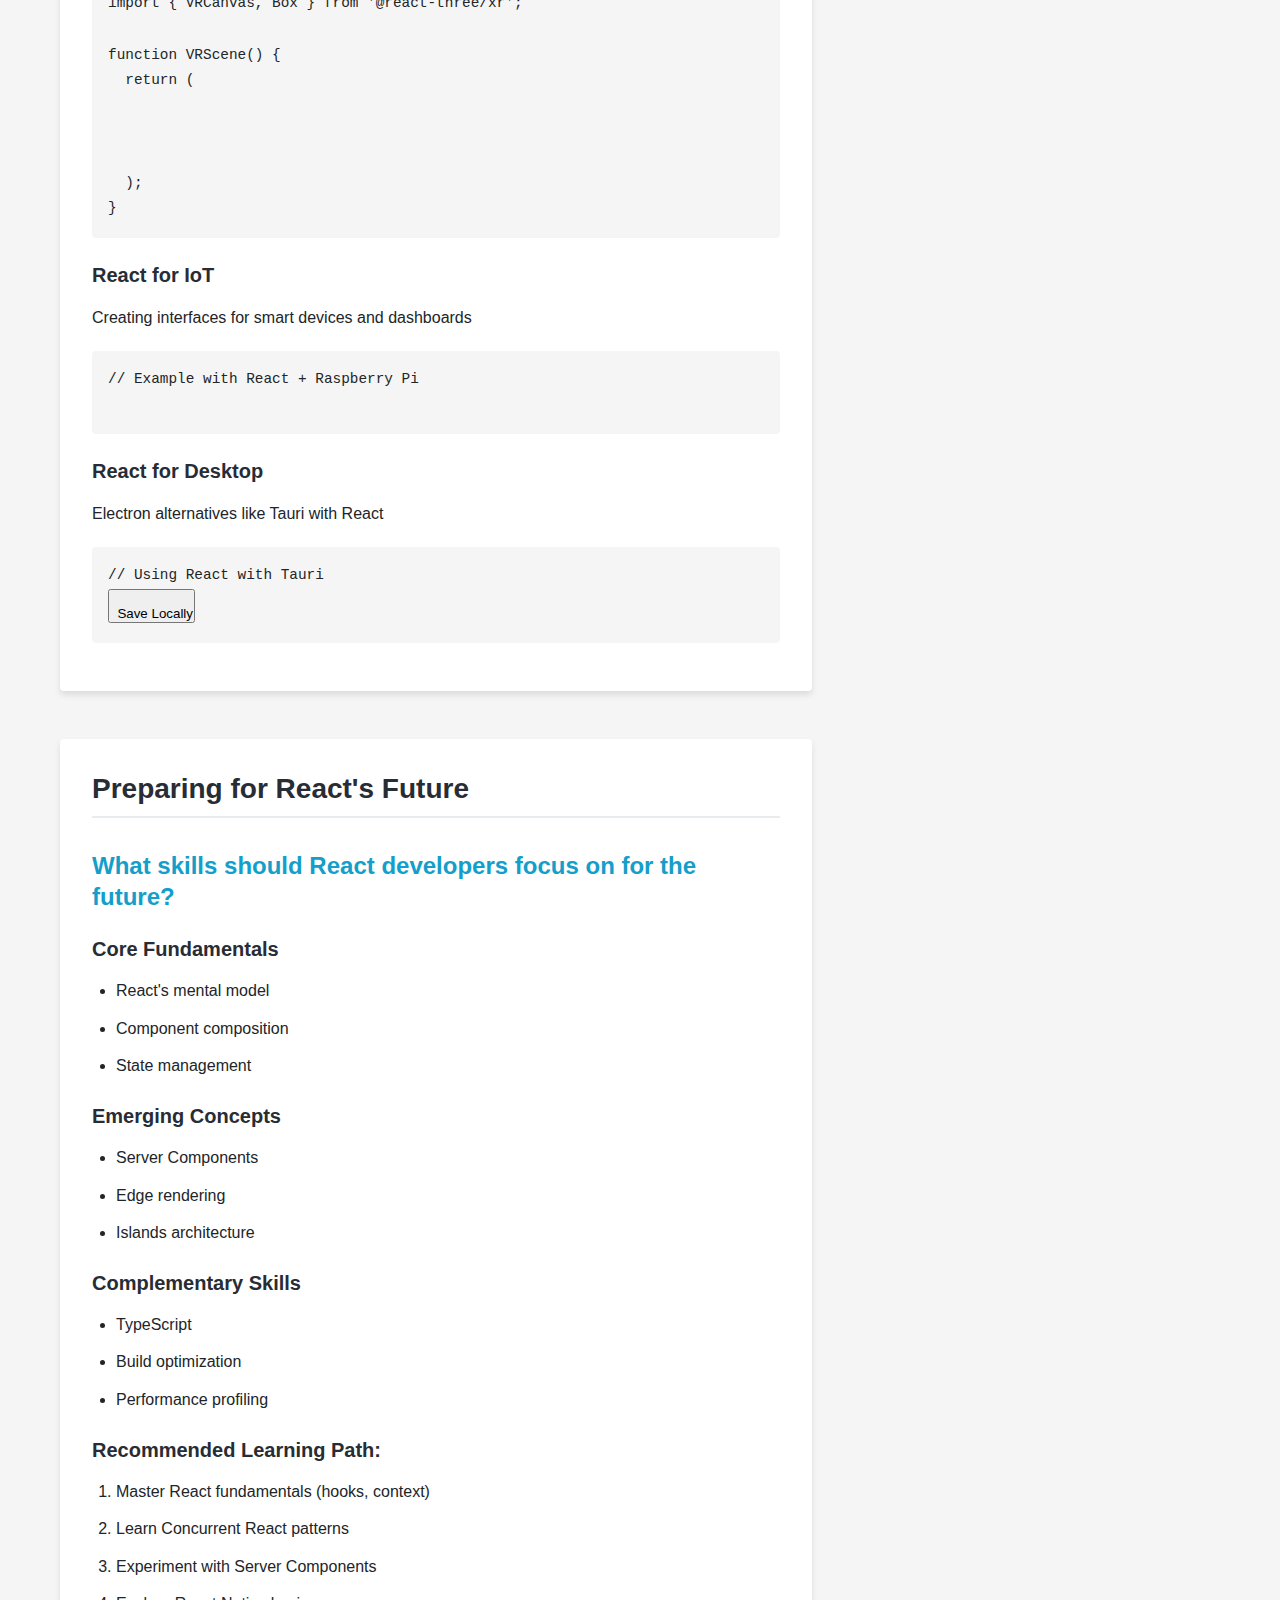
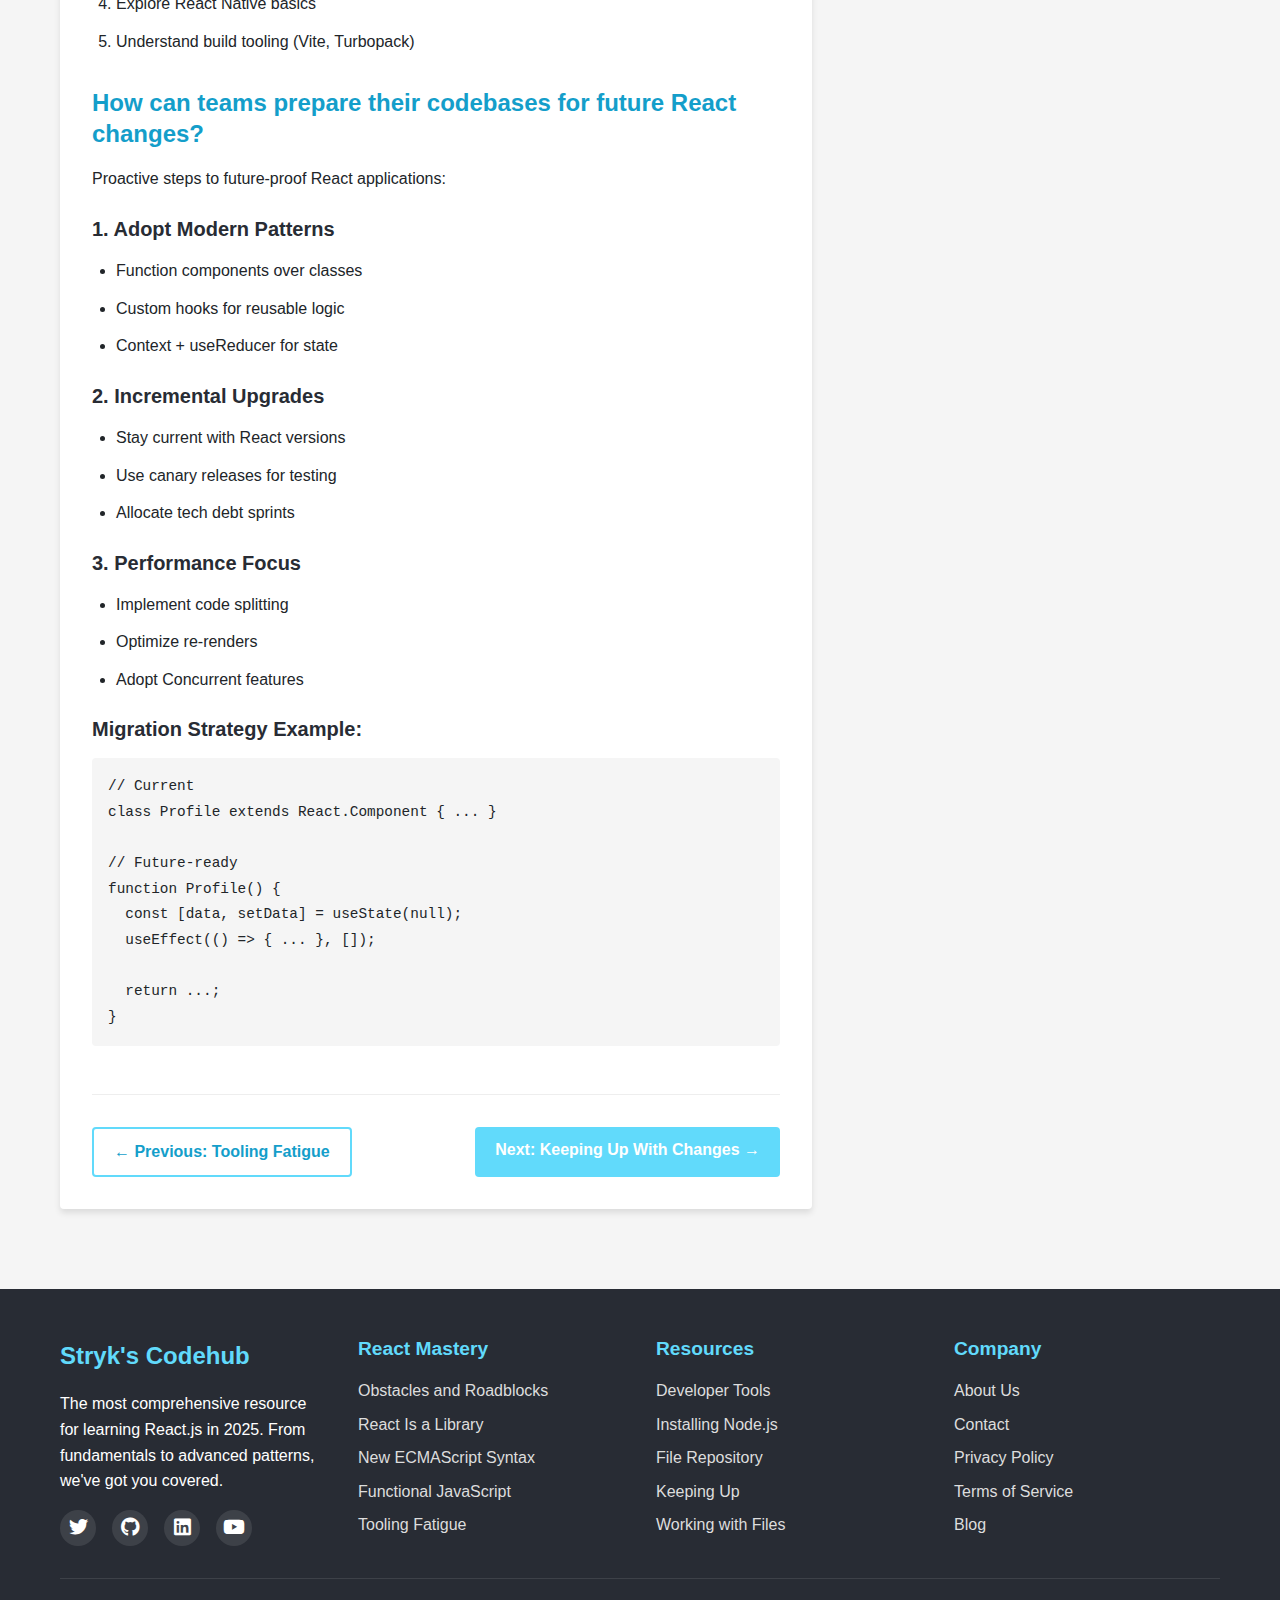
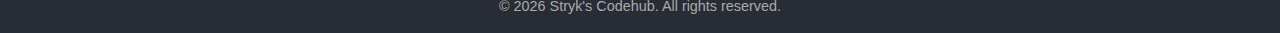
<file: CodeHub/Welcome-To-React/pages/react-future/index.html>
<!DOCTYPE html>
<html lang="en">
<head>
    <meta charset="UTF-8">
    <meta name="viewport" content="width=device-width, initial-scale=1.0">
    <title>The Future of React: Trends and Predictions | Stryk's Codehub</title>
    <meta name="description" content="Explore the future of React including Concurrent React, Server Components, React Native improvements, and emerging platforms like React VR. Learn how React is evolving beyond web browsers.">
    <meta name="keywords" content="React future, React roadmap, Concurrent React, Server Components, React Native, React VR, React Fiber, React trends">
    <link rel="stylesheet" href="../../css/page-styles.css">
    <link rel="stylesheet" href="../../css/style.css">
    <link rel="stylesheet" href="../../css/animations.css">
    <link rel="stylesheet" href="../../css/code-theme.css">
    <link rel="stylesheet" href="https://cdnjs.cloudflare.com/ajax/libs/font-awesome/6.4.0/css/all.min.css">
    <script src="../js/header.js" defer></script>
    <script src="../js/footer.js" defer></script>
    <script src="../../js/main.js" defer></script>
    <script src="../../js/code-copy.js" defer></script>
</head>
<body>
    <div id="header-placeholder"></div>
    
    <main class="main-content">
        <section class="page-header">
            <div class="container">
                <h1 class="page-title">The Future of React</h1>
                <nav class="breadcrumb">
                    <a href="../../index.html">Home</a>
                    <span>/</span>
                    <span>React's Future</span>
                </nav>
            </div>
        </section>

        <section class="page-content">
            <div class="container container-flex">
                <article class="content-article">
                    <div class="content-block">
                        <h2>React's Ongoing Evolution</h2>
                        <p>While React has reached significant stability in its core functionality, the framework continues to evolve to meet the demands of modern web development and beyond. The React team at Facebook maintains an ambitious roadmap focused on performance, developer experience, and expanding React's capabilities across platforms.</p>
                        
                        <div class="react-timeline">
                            <div class="timeline-item">
                                <div class="timeline-year">2013</div>
                                <div class="timeline-content">
                                    <h4>React Launched</h4>
                                    <p>Introduced at JSConf US</p>
                                </div>
                            </div>
                            <div class="timeline-item">
                                <div class="timeline-year">2015</div>
                                <div class="timeline-content">
                                    <h4>React Native</h4>
                                    <p>Mobile app development</p>
                                </div>
                            </div>
                            <div class="timeline-item">
                                <div class="timeline-year">2017</div>
                                <div class="timeline-content">
                                    <h4>React Fiber</h4>
                                    <p>Complete rewrite of core algorithm</p>
                                </div>
                            </div>
                            <div class="timeline-item highlight">
                                <div class="timeline-year">2020+</div>
                                <div class="timeline-content">
                                    <h4>Concurrent React</h4>
                                    <p>Suspense, transitions, streaming SSR</p>
                                </div>
                            </div>
                            <div class="timeline-item future">
                                <div class="timeline-year">2024+</div>
                                <div class="timeline-content">
                                    <h4>React Everywhere</h4>
                                    <p>VR, AR, IoT, and more</p>
                                </div>
                            </div>
                        </div>
                    </div>

                    <div class="content-block">
                        <h2>Core Technology Advancements</h2>
                        
                        <div class="qa-section">
                            <h3>What is React Fiber and how does it improve performance?</h3>
                            <div class="answer">
                                <p>React Fiber is a complete rewrite of React's core reconciliation algorithm that was introduced in React 16. Key improvements include:</p>
                                <ul>
                                    <li><strong>Incremental Rendering</strong>: Splits rendering work into chunks that can be spread across multiple frames</li>
                                    <li><strong>Priority-based Updates</strong>: More important updates can interrupt less important ones</li>
                                    <li><strong>Better Error Handling</strong>: Clearer error boundaries and recovery</li>
                                    <li><strong>Foundation for Features</strong>: Enabled future capabilities like Suspense</li>
                                </ul>
                                <div class="performance-comparison">
                                    <div class="metric">
                                        <div class="metric-value">60%</div>
                                        <div class="metric-label">Faster rendering for complex UIs</div>
                                    </div>
                                    <div class="metric">
                                        <div class="metric-value">2x</div>
                                        <div class="metric-label">Improved animation smoothness</div>
                                    </div>
                                </div>
                            </div>
                        </div>
                        
                        <div class="qa-section">
                            <h3>How does Concurrent React change the development experience?</h3>
                            <div class="answer">
                                <p>Concurrent React (introduced in React 18) represents a fundamental shift in how React handles rendering:</p>
                                <div class="feature-grid">
                                    <div class="feature-card">
                                        <h4>Automatic Batching</h4>
                                        <p>Multiple state updates are batched into a single re-render</p>
                                        <div class="code-snippet">
                                            <pre><code class="language-javascript">// Before: Two renders
setValue(v => v + 1);
setActive(true);

// After: One render (automatic in React 18)</code></pre>
                                        </div>
                                    </div>
                                    <div class="feature-card">
                                        <h4>Transitions</h4>
                                        <p>Mark updates as non-urgent to avoid jank</p>
                                        <div class="code-snippet">
                                            <pre><code class="language-javascript">import { startTransition } from 'react';

// Urgent: Show what was typed
setInputValue(input);

// Mark any non-urgent state updates
startTransition(() => {
  setSearchQuery(input);
});</code></pre>
                                        </div>
                                    </div>
                                </div>
                                <p>These changes help applications stay responsive even during heavy rendering work.</p>
                            </div>
                        </div>
                        
                        <div class="qa-section">
                            <h3>What are React Server Components and why are they important?</h3>
                            <div class="answer">
                                <p>React Server Components (RSC) represent a new paradigm for building React applications:</p>
                                <table class="rsc-comparison">
                                    <thead>
                                        <tr>
                                            <th>Component Type</th>
                                            <th>Runs On</th>
                                            <th>Benefits</th>
                                        </tr>
                                    </thead>
                                    <tbody>
                                        <tr>
                                            <td>Server Components</td>
                                            <td>Server only</td>
                                            <td>Access to server resources, smaller bundle</td>
                                        </tr>
                                        <tr>
                                            <td>Client Components</td>
                                            <td>Client</td>
                                            <td>Interactivity, state management</td>
                                        </tr>
                                        <tr>
                                            <td>Shared Components</td>
                                            <td>Both</td>
                                            <td>Reusable UI elements</td>
                                        </tr>
                                    </tbody>
                                </table>
                                <div class="benefits">
                                    <h4>Key Benefits:</h4>
                                    <ul>
                                        <li><strong>Faster page loads</strong>: Less JavaScript sent to client</li>
                                        <li><strong>Direct database access</strong>: From server components</li>
                                        <li><strong>Automatic code splitting</strong>: Only ship what's needed</li>
                                        <li><strong>Seamless integration</strong>: Works with existing React features</li>
                                    </ul>
                                </div>
                            </div>
                        </div>
                    </div>

                    <div class="content-block">
                        <h2>React Beyond the Browser</h2>
                        
                        <div class="qa-section">
                            <h3>How is React Native evolving to compete with native development?</h3>
                            <div class="answer">
                                <p>React Native continues to bridge the gap between web and native mobile development:</p>
                                <div class="native-evolution">
                                    <div class="evolution-stage">
                                        <h4>2015-2018</h4>
                                        <ul>
                                            <li>Basic component bridge</li>
                                            <li>Performance limitations</li>
                                            <li>JavaScriptCore engine</li>
                                        </ul>
                                    </div>
                                    <div class="evolution-stage">
                                        <h4>2019-2022</h4>
                                        <ul>
                                            <li>Fabric renderer</li>
                                            <li>TurboModules</li>
                                            <li>Hermes engine</li>
                                        </ul>
                                    </div>
                                    <div class="evolution-stage highlight">
                                        <h4>2023+</h4>
                                        <ul>
                                            <li>New architecture stable</li>
                                            <li>Concurrent React support</li>
                                            <li>Improved Web interoperability</li>
                                        </ul>
                                    </div>
                                </div>
                                <div class="stat-cards">
                                    <div class="stat-card">
                                        <div class="stat-number">42%</div>
                                        <div class="stat-label">of mobile developers use React Native</div>
                                    </div>
                                    <div class="stat-card">
                                        <div class="stat-number">3.5M</div>
                                        <div class="stat-label">apps built with React Native</div>
                                    </div>
                                </div>
                            </div>
                        </div>
                        
                        <div class="qa-section">
                            <h3>What emerging platforms is React expanding to?</h3>
                            <div class="answer">
                                <p>React's component model is proving adaptable to various platforms:</p>
                                <div class="platform-grid">
                                    <div class="platform-card">
                                        <h4>React VR/AR</h4>
                                        <p>Building 360° experiences and augmented reality apps</p>
                                        <div class="code-snippet">
                                            <pre><code class="language-javascript">import { VRCanvas, Box } from '@react-three/xr';

function VRScene() {
  return (
    <VRCanvas>
      <Box position={[0, 0.8, -1]} scale={0.2} />
    </VRCanvas>
  );
}</code></pre>
                                        </div>
                                    </div>
                                    <div class="platform-card">
                                        <h4>React for IoT</h4>
                                        <p>Creating interfaces for smart devices and dashboards</p>
                                        <div class="code-snippet">
                                            <pre><code class="language-javascript">// Example with React + Raspberry Pi
<LED isOn="{sensorData.temperature > 30}" />
<Gauge value={sensorData.humidity} /></code></pre>
                                        </div>
                                    </div>
                                    <div class="platform-card">
                                        <h4>React for Desktop</h4>
                                        <p>Electron alternatives like Tauri with React</p>
                                        <div class="code-snippet">
                                            <pre><code class="language-javascript">// Using React with Tauri
<button onClick="{() => invoke('save_file')}">
  Save Locally
</button></code></pre>
                                        </div>
                                    </div>
                                </div>
                            </div>
                        </div>
                    </div>

                    <div class="content-block">
                        <h2>Preparing for React's Future</h2>
                        
                        <div class="qa-section">
                            <h3>What skills should React developers focus on for the future?</h3>
                            <div class="answer">
                                <div class="skills-matrix">
                                    <div class="skill-category">
                                        <h4>Core Fundamentals</h4>
                                        <ul>
                                            <li>React's mental model</li>
                                            <li>Component composition</li>
                                            <li>State management</li>
                                        </ul>
                                    </div>
                                    <div class="skill-category">
                                        <h4>Emerging Concepts</h4>
                                        <ul>
                                            <li>Server Components</li>
                                            <li>Edge rendering</li>
                                            <li>Islands architecture</li>
                                        </ul>
                                    </div>
                                    <div class="skill-category">
                                        <h4>Complementary Skills</h4>
                                        <ul>
                                            <li>TypeScript</li>
                                            <li>Build optimization</li>
                                            <li>Performance profiling</li>
                                        </ul>
                                    </div>
                                </div>
                                <div class="learning-path">
                                    <h4>Recommended Learning Path:</h4>
                                    <ol>
                                        <li>Master React fundamentals (hooks, context)</li>
                                        <li>Learn Concurrent React patterns</li>
                                        <li>Experiment with Server Components</li>
                                        <li>Explore React Native basics</li>
                                        <li>Understand build tooling (Vite, Turbopack)</li>
                                    </ol>
                                </div>
                            </div>
                        </div>
                        
                        <div class="qa-section">
                            <h3>How can teams prepare their codebases for future React changes?</h3>
                            <div class="answer">
                                <p>Proactive steps to future-proof React applications:</p>
                                <div class="steps-grid">
                                    <div class="step-card">
                                        <h4>1. Adopt Modern Patterns</h4>
                                        <ul>
                                            <li>Function components over classes</li>
                                            <li>Custom hooks for reusable logic</li>
                                            <li>Context + useReducer for state</li>
                                        </ul>
                                    </div>
                                    <div class="step-card">
                                        <h4>2. Incremental Upgrades</h4>
                                        <ul>
                                            <li>Stay current with React versions</li>
                                            <li>Use canary releases for testing</li>
                                            <li>Allocate tech debt sprints</li>
                                        </ul>
                                    </div>
                                    <div class="step-card">
                                        <h4>3. Performance Focus</h4>
                                        <ul>
                                            <li>Implement code splitting</li>
                                            <li>Optimize re-renders</li>
                                            <li>Adopt Concurrent features</li>
                                        </ul>
                                    </div>
                                </div>
                                <div class="migration-tip">
                                    <h4>Migration Strategy Example:</h4>
                                    <pre><code class="language-javascript">// Current
class Profile extends React.Component { ... }

// Future-ready
function Profile() {
  const [data, setData] = useState(null);
  useEffect(() => { ... }, []);
  
  return ...;
}</code></pre>
                                </div>
                            </div>
                        </div>
                        
                        <div class="content-navigation">
                            <a href="../javascript-tooling-fatigue/index.html" class="btn btn-secondary">← Previous: Tooling Fatigue</a>
                            <a href="../keeping-up-with-changes/index.html" class="btn btn-primary">Next: Keeping Up With Changes →</a>
                        </div>
                    </div>
                </article>
                
                <aside class="sidebar">
                    <div class="sidebar-widget">
                        <h3>React Roadmap Highlights</h3>
                        <ul>
                            <li><strong>2023</strong>: Server Components stable</li>
                            <li><strong>2024</strong>: Asset loading improvements</li>
                            <li><strong>Future</strong>: Compiler optimizations</li>
                        </ul>
                        <p>Follow <a href="https://github.com/reactjs/react.dev" target="_blank">React.dev</a> for updates.</p>
                    </div>
                    
                    <div class="sidebar-widget">
                        <h3>Emerging React Libraries</h3>
                        <ul>
                            <li><a href="https://reactrouter.com/" target="_blank">React Router v7</a></li>
                            <li><a href="https://tanstack.com/query/latest" target="_blank">TanStack Query</a></li>
                            <li><a href="https://zustand-demo.pmnd.rs/" target="_blank">Zustand</a></li>
                            <li><a href="https://www.solidjs.com/" target="_blank">SolidJS</a> (React-inspired)</li>
                        </ul>
                    </div>
                    
                    <div class="sidebar-widget">
                        <h3>Future-Proof Checklist</h3>
                        <ul>
                            <li>✅ Use function components</li>
                            <li>✅ Adopt hooks pattern</li>
                            <li>✅ Implement error boundaries</li>
                            <li>✅ Try Server Components</li>
                            <li>✅ Profile performance</li>
                        </ul>
                    </div>
                </aside>
            </div>
        </section>
    </main>

    <div id="footer-placeholder"></div>
</body>
</html>
</file>
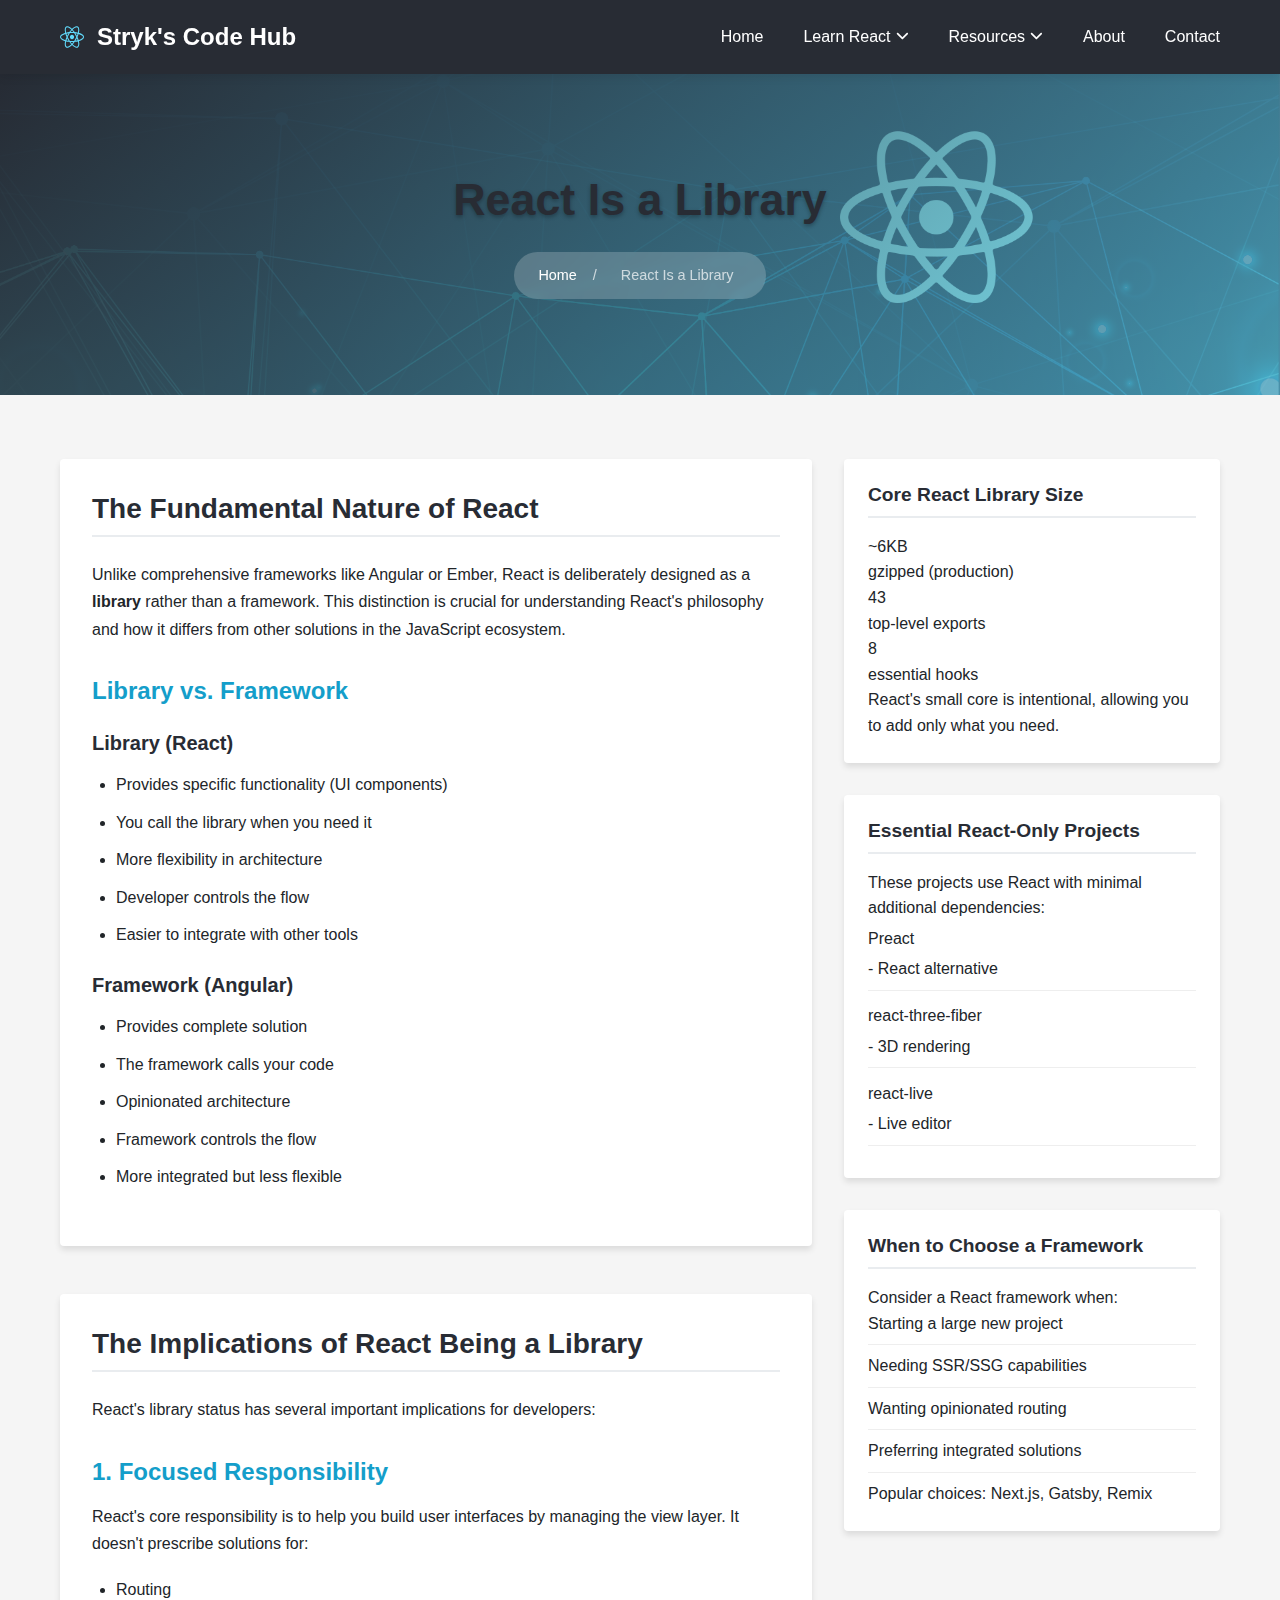
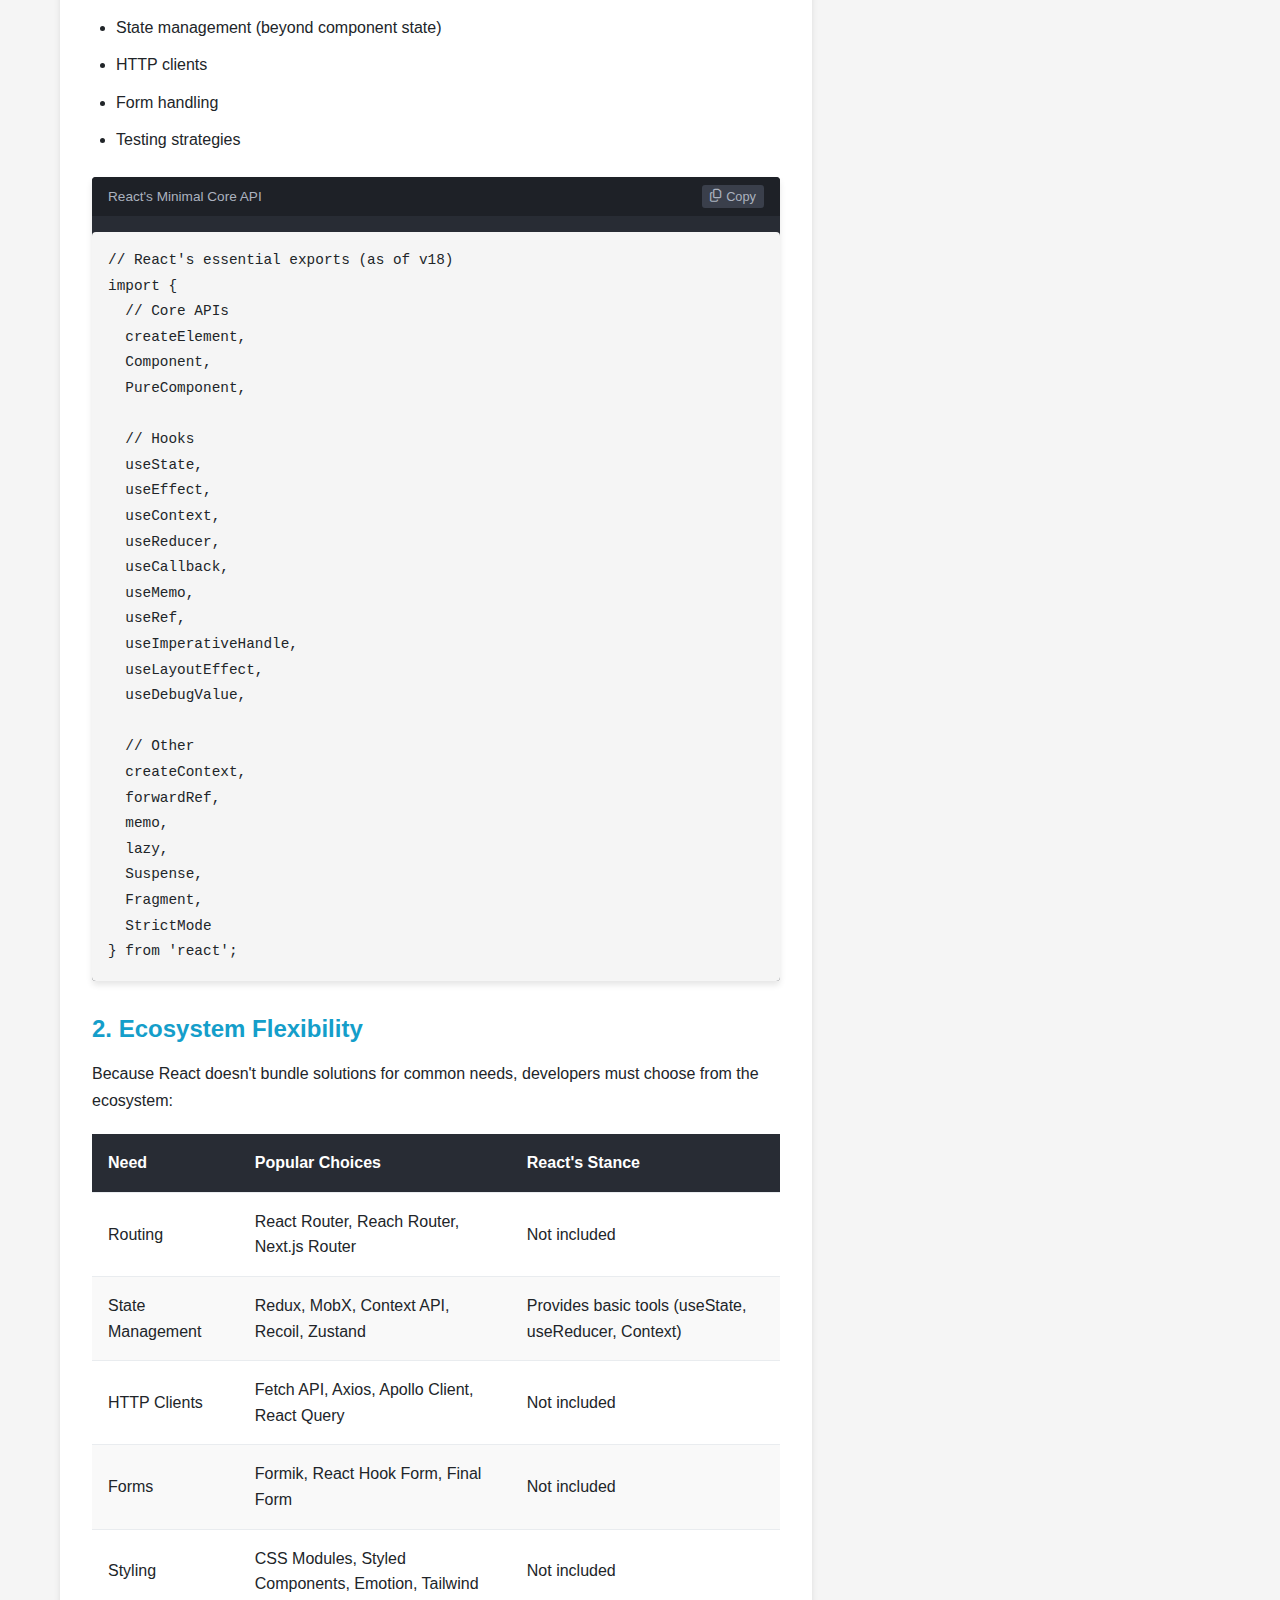
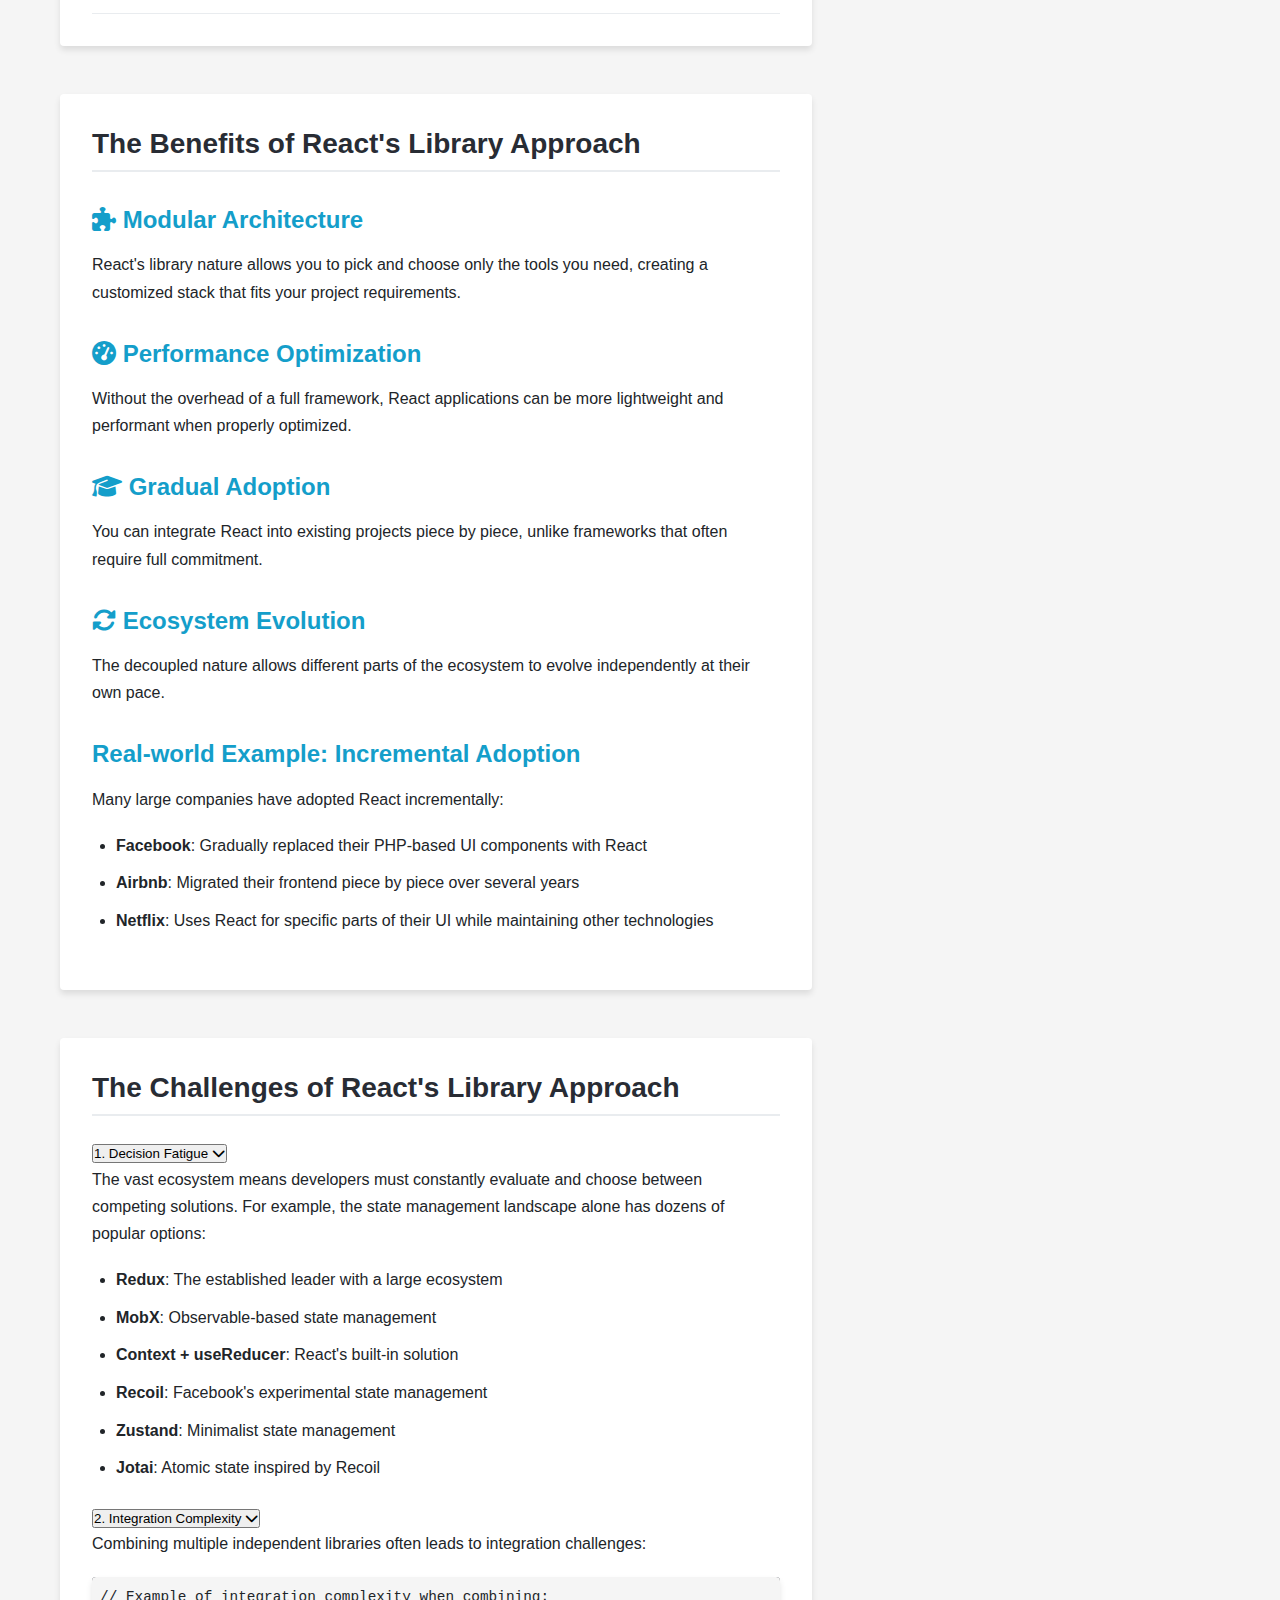
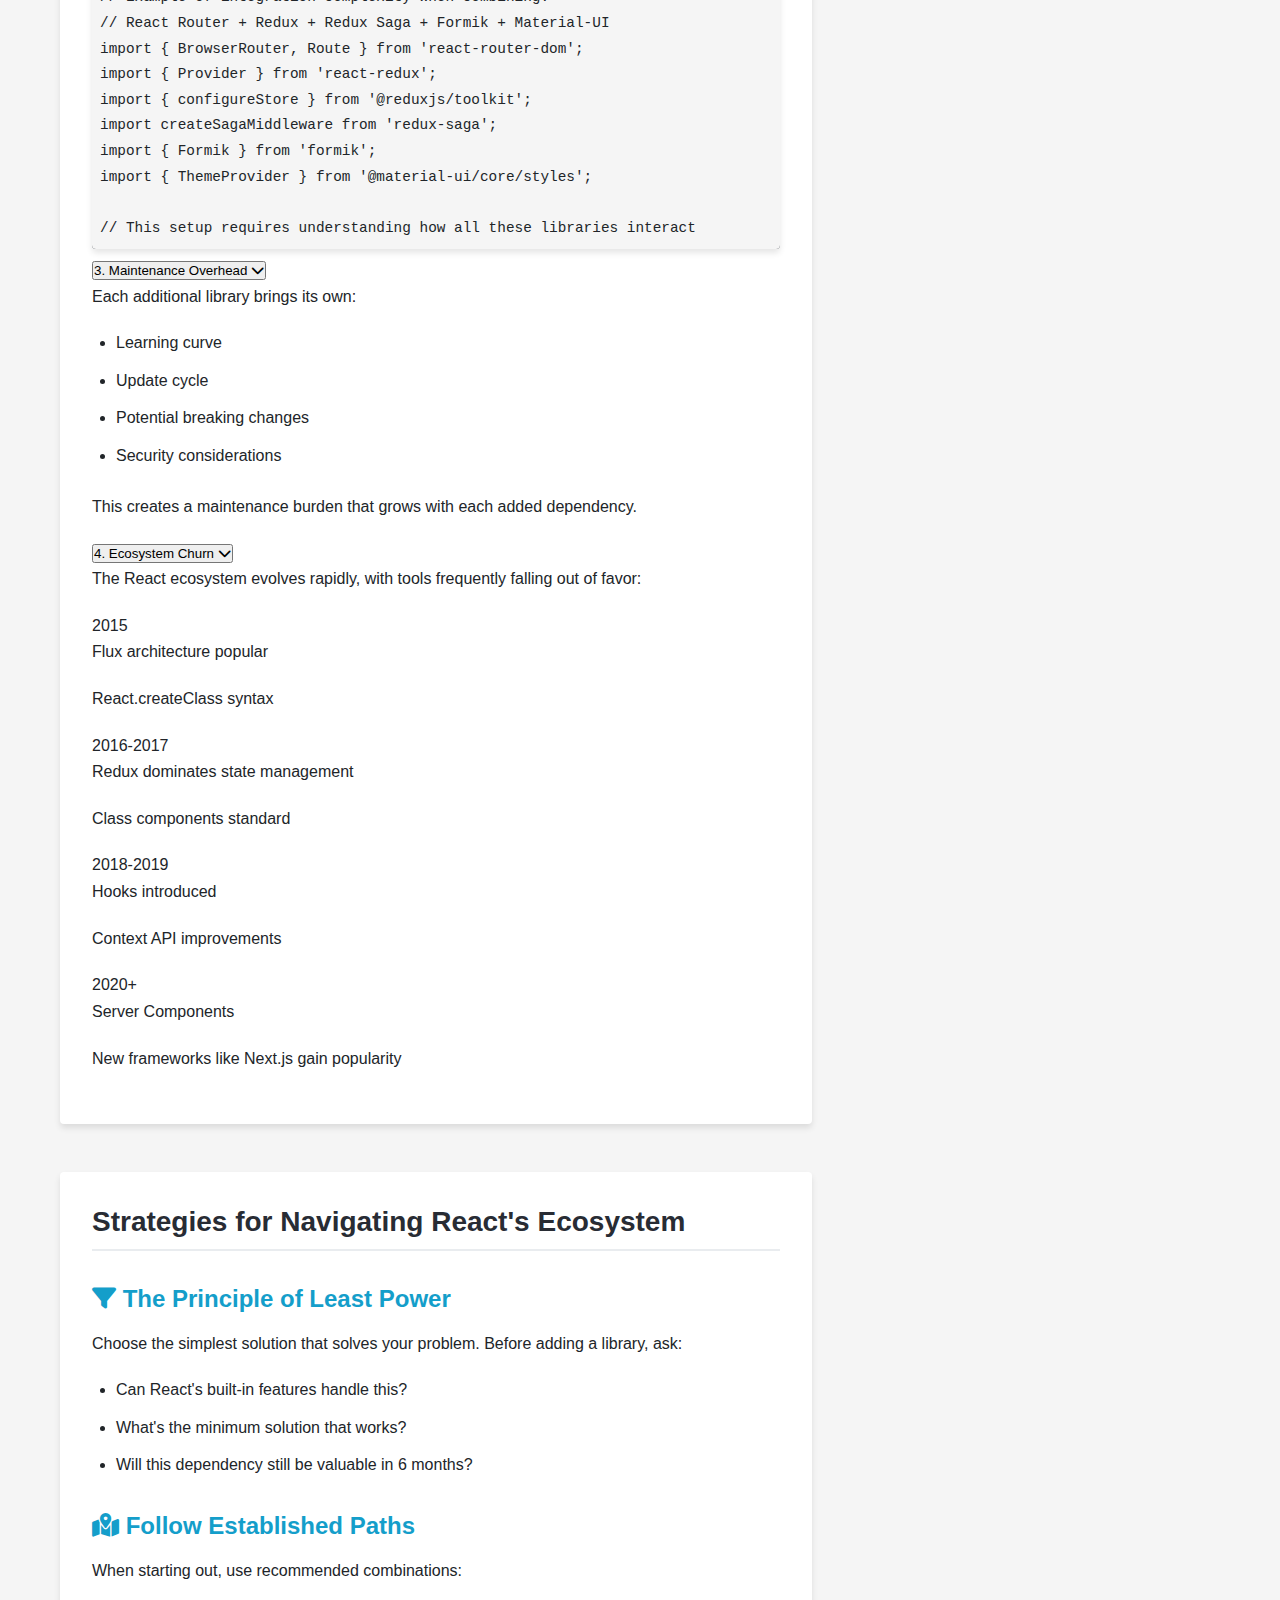
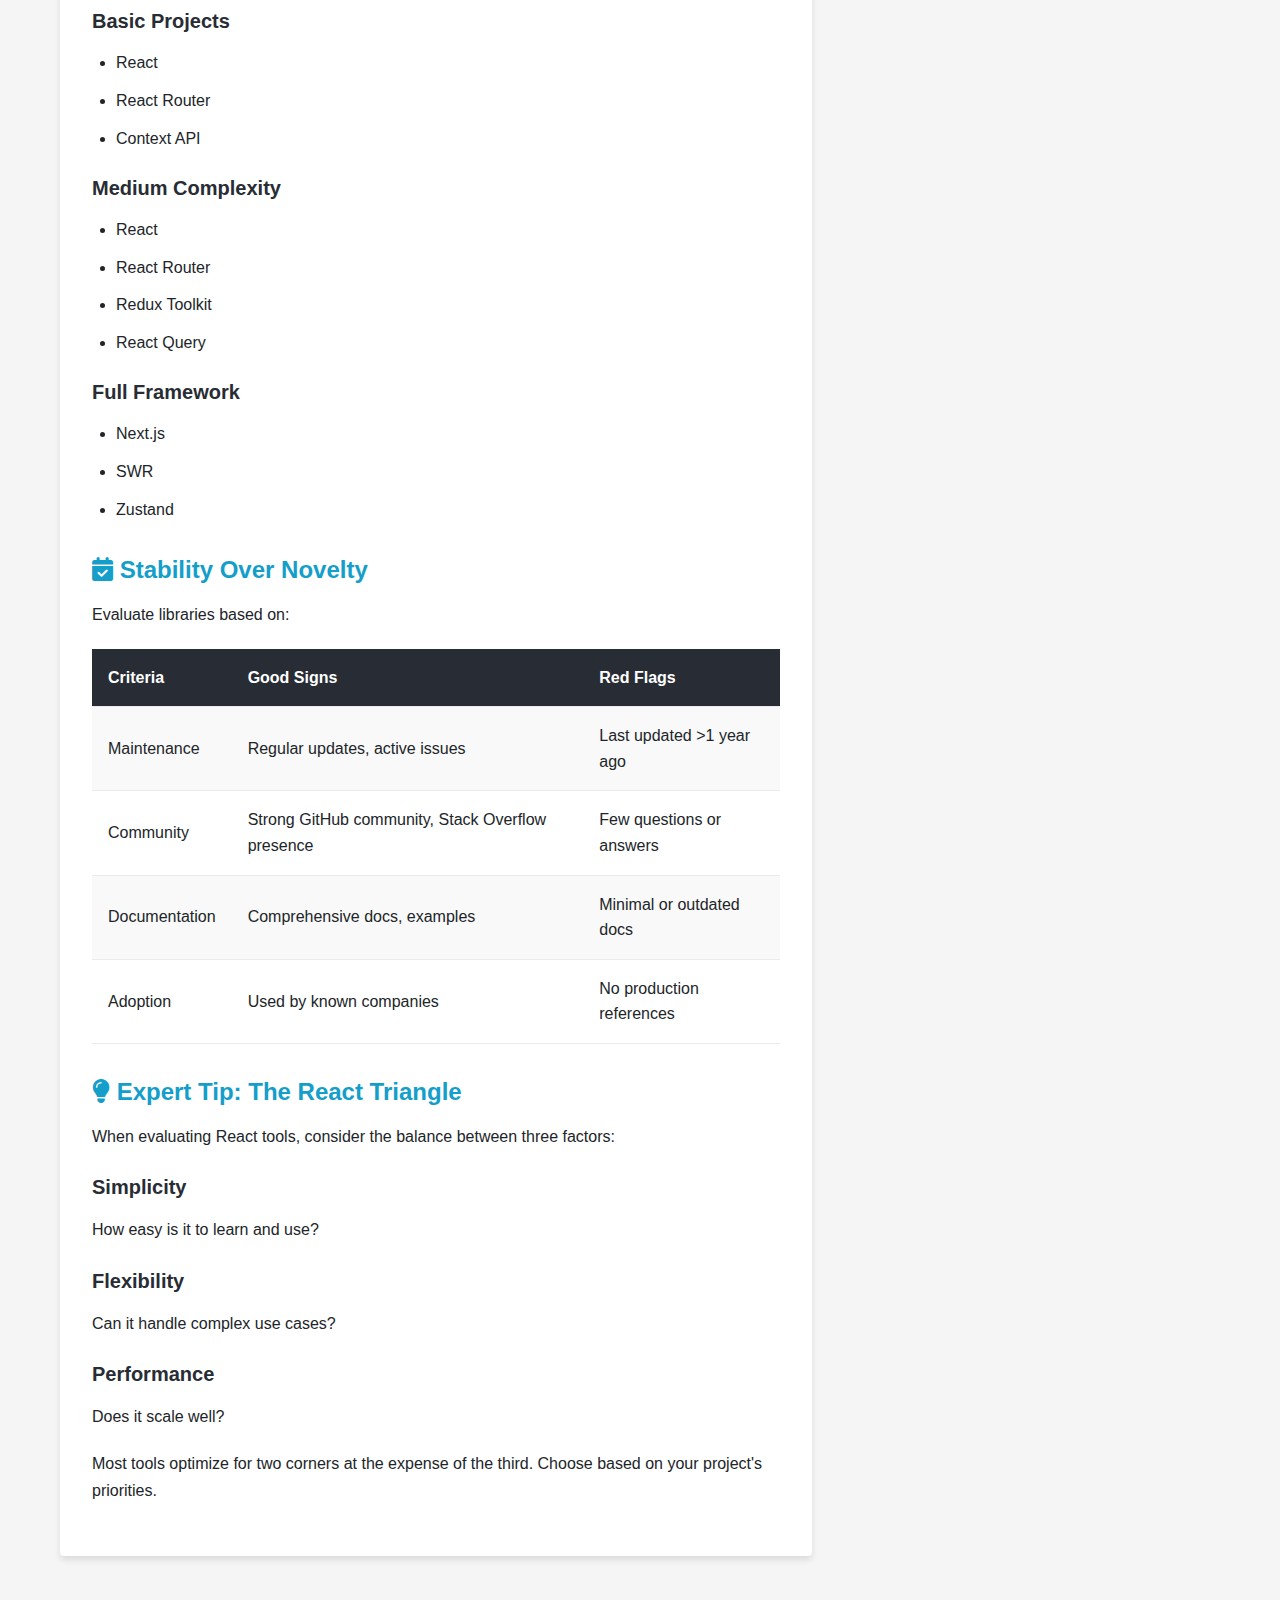
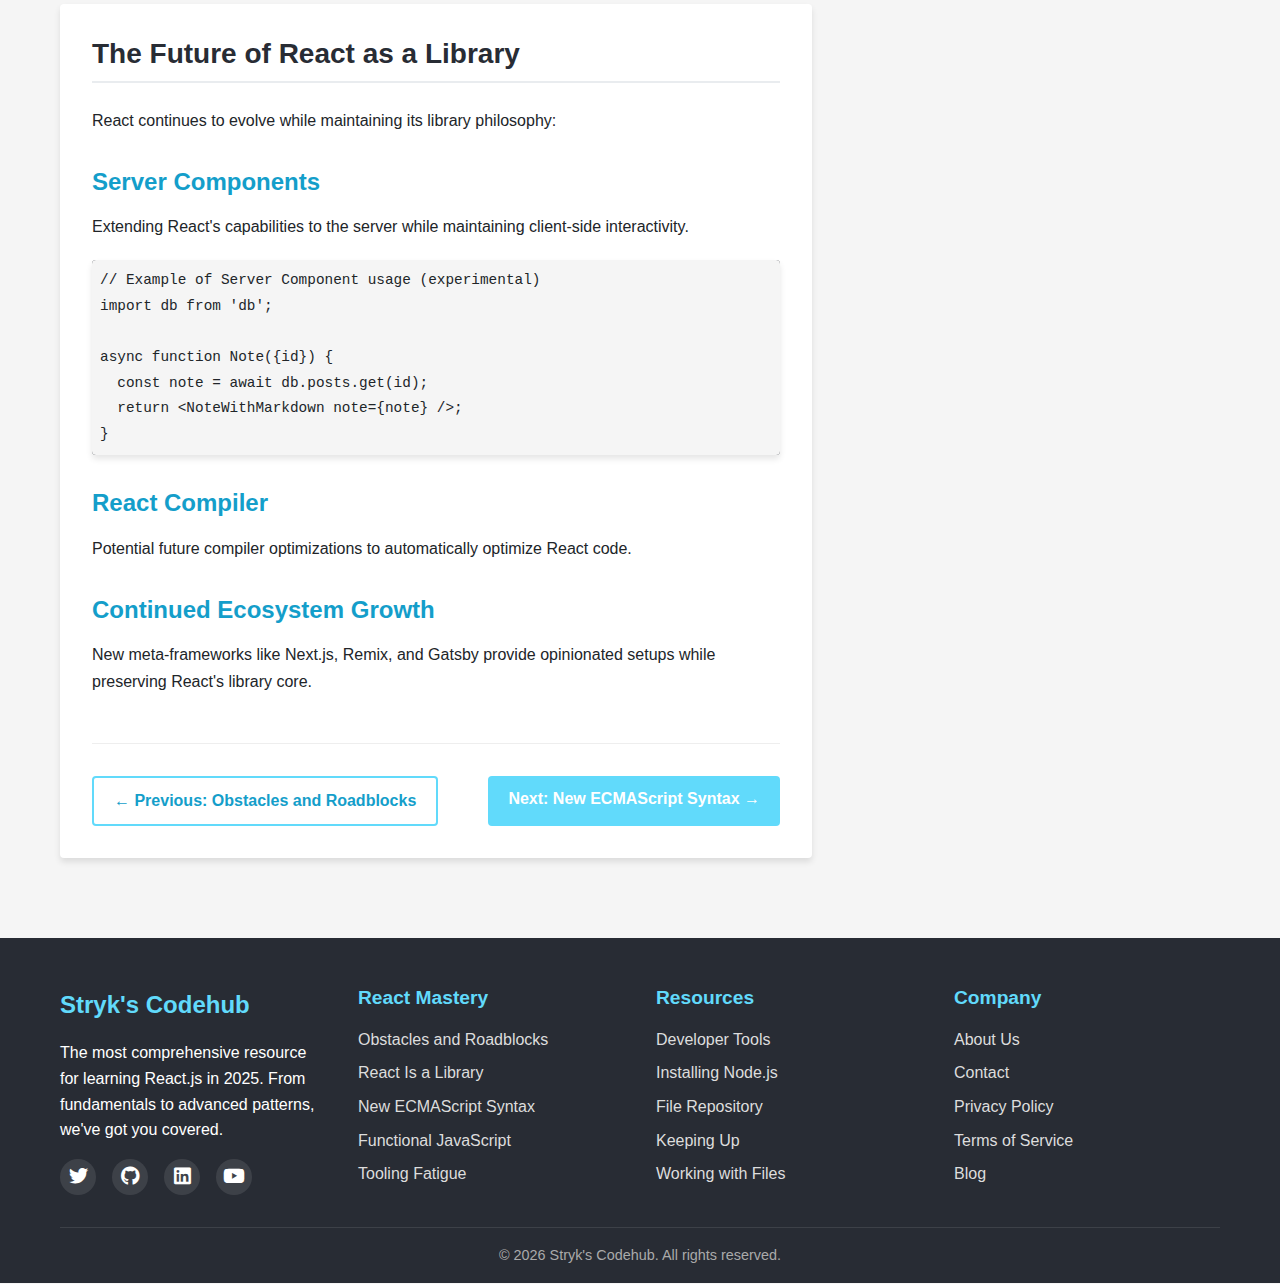
<file: CodeHub/Welcome-To-React/pages/react-is-a-library/index.html>
<!DOCTYPE html>
<html lang="en">
<head>
    <meta charset="UTF-8">
    <meta name="viewport" content="width=device-width, initial-scale=1.0">
    <title>React Is a Library | Stryk's Codehub</title>
    <link rel="stylesheet" href="../../css/page-styles.css">
    <link rel="stylesheet" href="../../css/style.css">
    <link rel="stylesheet" href="../../css/animations.css">
    <link rel="stylesheet" href="../../css/code-theme.css">
    <link rel="stylesheet" href="https://cdnjs.cloudflare.com/ajax/libs/font-awesome/6.4.0/css/all.min.css">
    <script src="../js/header.js" defer></script>
    <script src="../js/footer.js" defer></script>
    <script src="../../js/main.js" defer></script>
    <script src="../../js/code-copy.js" defer></script>
</head>
<body>
    <div id="header-placeholder"></div>
    
    <main class="main-content">
        <section class="page-header">
            <div class="container">
                <h1 class="page-title">React Is a Library</h1>
                <nav class="breadcrumb">
                    <a href="../../index.html">Home</a>
                    <span>/</span>
                    <span>React Is a Library</span>
                </nav>
            </div>
        </section>

        <section class="page-content">
            <div class="container container-flex">
                <article class="content-article">
                    <div class="content-block">
                        <h2>The Fundamental Nature of React</h2>
                        <p>Unlike comprehensive frameworks like Angular or Ember, React is deliberately designed as a <strong>library</strong> rather than a framework. This distinction is crucial for understanding React's philosophy and how it differs from other solutions in the JavaScript ecosystem.</p>
                        
                        <div class="definition-card">
                            <h3>Library vs. Framework</h3>
                            <div class="comparison-grid">
                                <div class="comparison-item">
                                    <h4>Library (React)</h4>
                                    <ul>
                                        <li>Provides specific functionality (UI components)</li>
                                        <li>You call the library when you need it</li>
                                        <li>More flexibility in architecture</li>
                                        <li>Developer controls the flow</li>
                                        <li>Easier to integrate with other tools</li>
                                    </ul>
                                </div>
                                <div class="comparison-item">
                                    <h4>Framework (Angular)</h4>
                                    <ul>
                                        <li>Provides complete solution</li>
                                        <li>The framework calls your code</li>
                                        <li>Opinionated architecture</li>
                                        <li>Framework controls the flow</li>
                                        <li>More integrated but less flexible</li>
                                    </ul>
                                </div>
                            </div>
                        </div>
                    </div>

                    <div class="content-block">
                        <h2>The Implications of React Being a Library</h2>
                        <p>React's library status has several important implications for developers:</p>
                        
                        <h3>1. Focused Responsibility</h3>
                        <p>React's core responsibility is to help you build user interfaces by managing the view layer. It doesn't prescribe solutions for:</p>
                        <ul>
                            <li>Routing</li>
                            <li>State management (beyond component state)</li>
                            <li>HTTP clients</li>
                            <li>Form handling</li>
                            <li>Testing strategies</li>
                        </ul>
                        
                        <div class="code-panel">
                            <div class="code-header">
                                <span>React's Minimal Core API</span>
                                <button class="copy-btn" data-target="react-core-api"><i class="far fa-copy"></i> Copy</button>
                            </div>
                            <pre id="react-core-api"><code class="language-javascript">// React's essential exports (as of v18)
import {
  // Core APIs
  createElement,
  Component,
  PureComponent,
  
  // Hooks
  useState,
  useEffect,
  useContext,
  useReducer,
  useCallback,
  useMemo,
  useRef,
  useImperativeHandle,
  useLayoutEffect,
  useDebugValue,
  
  // Other
  createContext,
  forwardRef,
  memo,
  lazy,
  Suspense,
  Fragment,
  StrictMode
} from 'react';</code></pre>
                        </div>
                        
                        <h3>2. Ecosystem Flexibility</h3>
                        <p>Because React doesn't bundle solutions for common needs, developers must choose from the ecosystem:</p>
                        
                        <div class="ecosystem-table">
                            <table>
                                <thead>
                                    <tr>
                                        <th>Need</th>
                                        <th>Popular Choices</th>
                                        <th>React's Stance</th>
                                    </tr>
                                </thead>
                                <tbody>
                                    <tr>
                                        <td>Routing</td>
                                        <td>React Router, Reach Router, Next.js Router</td>
                                        <td>Not included</td>
                                    </tr>
                                    <tr>
                                        <td>State Management</td>
                                        <td>Redux, MobX, Context API, Recoil, Zustand</td>
                                        <td>Provides basic tools (useState, useReducer, Context)</td>
                                    </tr>
                                    <tr>
                                        <td>HTTP Clients</td>
                                        <td>Fetch API, Axios, Apollo Client, React Query</td>
                                        <td>Not included</td>
                                    </tr>
                                    <tr>
                                        <td>Forms</td>
                                        <td>Formik, React Hook Form, Final Form</td>
                                        <td>Not included</td>
                                    </tr>
                                    <tr>
                                        <td>Styling</td>
                                        <td>CSS Modules, Styled Components, Emotion, Tailwind</td>
                                        <td>Not included</td>
                                    </tr>
                                </tbody>
                            </table>
                        </div>
                    </div>

                    <div class="content-block">
                        <h2>The Benefits of React's Library Approach</h2>
                        
                        <div class="benefits-grid">
                            <div class="benefit-card">
                                <h3><i class="fas fa-puzzle-piece"></i> Modular Architecture</h3>
                                <p>React's library nature allows you to pick and choose only the tools you need, creating a customized stack that fits your project requirements.</p>
                            </div>
                            <div class="benefit-card">
                                <h3><i class="fas fa-tachometer-alt"></i> Performance Optimization</h3>
                                <p>Without the overhead of a full framework, React applications can be more lightweight and performant when properly optimized.</p>
                            </div>
                            <div class="benefit-card">
                                <h3><i class="fas fa-graduation-cap"></i> Gradual Adoption</h3>
                                <p>You can integrate React into existing projects piece by piece, unlike frameworks that often require full commitment.</p>
                            </div>
                            <div class="benefit-card">
                                <h3><i class="fas fa-sync-alt"></i> Ecosystem Evolution</h3>
                                <p>The decoupled nature allows different parts of the ecosystem to evolve independently at their own pace.</p>
                            </div>
                        </div>
                        
                        <h3>Real-world Example: Incremental Adoption</h3>
                        <p>Many large companies have adopted React incrementally:</p>
                        <ul>
                            <li><strong>Facebook</strong>: Gradually replaced their PHP-based UI components with React</li>
                            <li><strong>Airbnb</strong>: Migrated their frontend piece by piece over several years</li>
                            <li><strong>Netflix</strong>: Uses React for specific parts of their UI while maintaining other technologies</li>
                        </ul>
                    </div>

                    <div class="content-block">
                        <h2>The Challenges of React's Library Approach</h2>
                        
                        <div class="challenges-accordion">
                            <div class="accordion-item">
                                <button class="accordion-header">
                                    <span>1. Decision Fatigue</span>
                                    <i class="fas fa-chevron-down"></i>
                                </button>
                                <div class="accordion-content">
                                    <p>The vast ecosystem means developers must constantly evaluate and choose between competing solutions. For example, the state management landscape alone has dozens of popular options:</p>
                                    <ul>
                                        <li><strong>Redux</strong>: The established leader with a large ecosystem</li>
                                        <li><strong>MobX</strong>: Observable-based state management</li>
                                        <li><strong>Context + useReducer</strong>: React's built-in solution</li>
                                        <li><strong>Recoil</strong>: Facebook's experimental state management</li>
                                        <li><strong>Zustand</strong>: Minimalist state management</li>
                                        <li><strong>Jotai</strong>: Atomic state inspired by Recoil</li>
                                    </ul>
                                </div>
                            </div>
                            
                            <div class="accordion-item">
                                <button class="accordion-header">
                                    <span>2. Integration Complexity</span>
                                    <i class="fas fa-chevron-down"></i>
                                </button>
                                <div class="accordion-content">
                                    <p>Combining multiple independent libraries often leads to integration challenges:</p>
                                    <div class="code-panel mini">
                                        <pre><code class="language-javascript">// Example of integration complexity when combining:
// React Router + Redux + Redux Saga + Formik + Material-UI
import { BrowserRouter, Route } from 'react-router-dom';
import { Provider } from 'react-redux';
import { configureStore } from '@reduxjs/toolkit';
import createSagaMiddleware from 'redux-saga';
import { Formik } from 'formik';
import { ThemeProvider } from '@material-ui/core/styles';

// This setup requires understanding how all these libraries interact</code></pre>
                                    </div>
                                </div>
                            </div>
                            
                            <div class="accordion-item">
                                <button class="accordion-header">
                                    <span>3. Maintenance Overhead</span>
                                    <i class="fas fa-chevron-down"></i>
                                </button>
                                <div class="accordion-content">
                                    <p>Each additional library brings its own:</p>
                                    <ul>
                                        <li>Learning curve</li>
                                        <li>Update cycle</li>
                                        <li>Potential breaking changes</li>
                                        <li>Security considerations</li>
                                    </ul>
                                    <p>This creates a maintenance burden that grows with each added dependency.</p>
                                </div>
                            </div>
                            
                            <div class="accordion-item">
                                <button class="accordion-header">
                                    <span>4. Ecosystem Churn</span>
                                    <i class="fas fa-chevron-down"></i>
                                </button>
                                <div class="accordion-content">
                                    <p>The React ecosystem evolves rapidly, with tools frequently falling out of favor:</p>
                                    <div class="timeline">
                                        <div class="timeline-item">
                                            <div class="timeline-date">2015</div>
                                            <div class="timeline-content">
                                                <p>Flux architecture popular</p>
                                                <p>React.createClass syntax</p>
                                            </div>
                                        </div>
                                        <div class="timeline-item">
                                            <div class="timeline-date">2016-2017</div>
                                            <div class="timeline-content">
                                                <p>Redux dominates state management</p>
                                                <p>Class components standard</p>
                                            </div>
                                        </div>
                                        <div class="timeline-item">
                                            <div class="timeline-date">2018-2019</div>
                                            <div class="timeline-content">
                                                <p>Hooks introduced</p>
                                                <p>Context API improvements</p>
                                            </div>
                                        </div>
                                        <div class="timeline-item">
                                            <div class="timeline-date">2020+</div>
                                            <div class="timeline-content">
                                                <p>Server Components</p>
                                                <p>New frameworks like Next.js gain popularity</p>
                                            </div>
                                        </div>
                                    </div>
                                </div>
                            </div>
                        </div>
                    </div>

                    <div class="content-block">
                        <h2>Strategies for Navigating React's Ecosystem</h2>
                        
                        <div class="strategy-cards">
                            <div class="strategy-card">
                                <h3><i class="fas fa-filter"></i> The Principle of Least Power</h3>
                                <p>Choose the simplest solution that solves your problem. Before adding a library, ask:</p>
                                <ul>
                                    <li>Can React's built-in features handle this?</li>
                                    <li>What's the minimum solution that works?</li>
                                    <li>Will this dependency still be valuable in 6 months?</li>
                                </ul>
                            </div>
                            
                            <div class="strategy-card">
                                <h3><i class="fas fa-map-marked-alt"></i> Follow Established Paths</h3>
                                <p>When starting out, use recommended combinations:</p>
                                <div class="recommended-stack">
                                    <div class="stack-item">
                                        <h4>Basic Projects</h4>
                                        <ul>
                                            <li>React</li>
                                            <li>React Router</li>
                                            <li>Context API</li>
                                        </ul>
                                    </div>
                                    <div class="stack-item">
                                        <h4>Medium Complexity</h4>
                                        <ul>
                                            <li>React</li>
                                            <li>React Router</li>
                                            <li>Redux Toolkit</li>
                                            <li>React Query</li>
                                        </ul>
                                    </div>
                                    <div class="stack-item">
                                        <h4>Full Framework</h4>
                                        <ul>
                                            <li>Next.js</li>
                                            <li>SWR</li>
                                            <li>Zustand</li>
                                        </ul>
                                    </div>
                                </div>
                            </div>
                            
                            <div class="strategy-card">
                                <h3><i class="fas fa-calendar-check"></i> Stability Over Novelty</h3>
                                <p>Evaluate libraries based on:</p>
                                <table class="evaluation-table">
                                    <tr>
                                        <th>Criteria</th>
                                        <th>Good Signs</th>
                                        <th>Red Flags</th>
                                    </tr>
                                    <tr>
                                        <td>Maintenance</td>
                                        <td>Regular updates, active issues</td>
                                        <td>Last updated >1 year ago</td>
                                    </tr>
                                    <tr>
                                        <td>Community</td>
                                        <td>Strong GitHub community, Stack Overflow presence</td>
                                        <td>Few questions or answers</td>
                                    </tr>
                                    <tr>
                                        <td>Documentation</td>
                                        <td>Comprehensive docs, examples</td>
                                        <td>Minimal or outdated docs</td>
                                    </tr>
                                    <tr>
                                        <td>Adoption</td>
                                        <td>Used by known companies</td>
                                        <td>No production references</td>
                                    </tr>
                                </table>
                            </div>
                        </div>
                        
                        <div class="expert-tip">
                            <h3><i class="fas fa-lightbulb"></i> Expert Tip: The React Triangle</h3>
                            <p>When evaluating React tools, consider the balance between three factors:</p>
                            <div class="triangle-diagram">
                                <div class="triangle-corner">
                                    <h4>Simplicity</h4>
                                    <p>How easy is it to learn and use?</p>
                                </div>
                                <div class="triangle-corner">
                                    <h4>Flexibility</h4>
                                    <p>Can it handle complex use cases?</p>
                                </div>
                                <div class="triangle-corner">
                                    <h4>Performance</h4>
                                    <p>Does it scale well?</p>
                                </div>
                            </div>
                            <p>Most tools optimize for two corners at the expense of the third. Choose based on your project's priorities.</p>
                        </div>
                    </div>

                    <div class="content-block">
                        <h2>The Future of React as a Library</h2>
                        <p>React continues to evolve while maintaining its library philosophy:</p>
                        
                        <div class="future-directions">
                            <div class="direction-card">
                                <h3>Server Components</h3>
                                <p>Extending React's capabilities to the server while maintaining client-side interactivity.</p>
                                <div class="code-panel mini">
                                    <pre><code class="language-javascript">// Example of Server Component usage (experimental)
import db from 'db'; 

async function Note({id}) {
  const note = await db.posts.get(id);
  return &lt;NoteWithMarkdown note={note} /&gt;;
}</code></pre>
                                </div>
                            </div>
                            
                            <div class="direction-card">
                                <h3>React Compiler</h3>
                                <p>Potential future compiler optimizations to automatically optimize React code.</p>
                            </div>
                            
                            <div class="direction-card">
                                <h3>Continued Ecosystem Growth</h3>
                                <p>New meta-frameworks like Next.js, Remix, and Gatsby provide opinionated setups while preserving React's library core.</p>
                            </div>
                        </div>
                        
                        <div class="content-navigation">
                            <a href="../obstacles-and-roadblocks/index.html" class="btn btn-secondary">← Previous: Obstacles and Roadblocks</a>
                            <a href="../new-ecmascript-syntax/index.html" class="btn btn-primary">Next: New ECMAScript Syntax →</a>
                        </div>
                    </div>
                </article>
                
                <aside class="sidebar">
                    <div class="sidebar-widget">
                        <h3>Core React Library Size</h3>
                        <div class="size-metrics">
                            <div class="metric">
                                <div class="metric-value">~6KB</div>
                                <div class="metric-label">gzipped (production)</div>
                            </div>
                            <div class="metric">
                                <div class="metric-value">43</div>
                                <div class="metric-label">top-level exports</div>
                            </div>
                            <div class="metric">
                                <div class="metric-value">8</div>
                                <div class="metric-label">essential hooks</div>
                            </div>
                        </div>
                        <p>React's small core is intentional, allowing you to add only what you need.</p>
                    </div>
                    
                    <div class="sidebar-widget">
                        <h3>Essential React-Only Projects</h3>
                        <p>These projects use React with minimal additional dependencies:</p>
                        <ul>
                            <li><a href="https://github.com/developit/preact" target="_blank">Preact</a> - React alternative</li>
                            <li><a href="https://github.com/pmndrs/react-three-fiber" target="_blank">react-three-fiber</a> - 3D rendering</li>
                            <li><a href="https://github.com/FormidableLabs/react-live" target="_blank">react-live</a> - Live editor</li>
                        </ul>
                    </div>
                    
                    <div class="sidebar-widget">
                        <h3>When to Choose a Framework</h3>
                        <p>Consider a React framework when:</p>
                        <ul>
                            <li>Starting a large new project</li>
                            <li>Needing SSR/SSG capabilities</li>
                            <li>Wanting opinionated routing</li>
                            <li>Preferring integrated solutions</li>
                        </ul>
                        <p>Popular choices: Next.js, Gatsby, Remix</p>
                    </div>
                </aside>
            </div>
        </section>
    </main>

    <div id="footer-placeholder"></div>
</body>
</html>
</file>
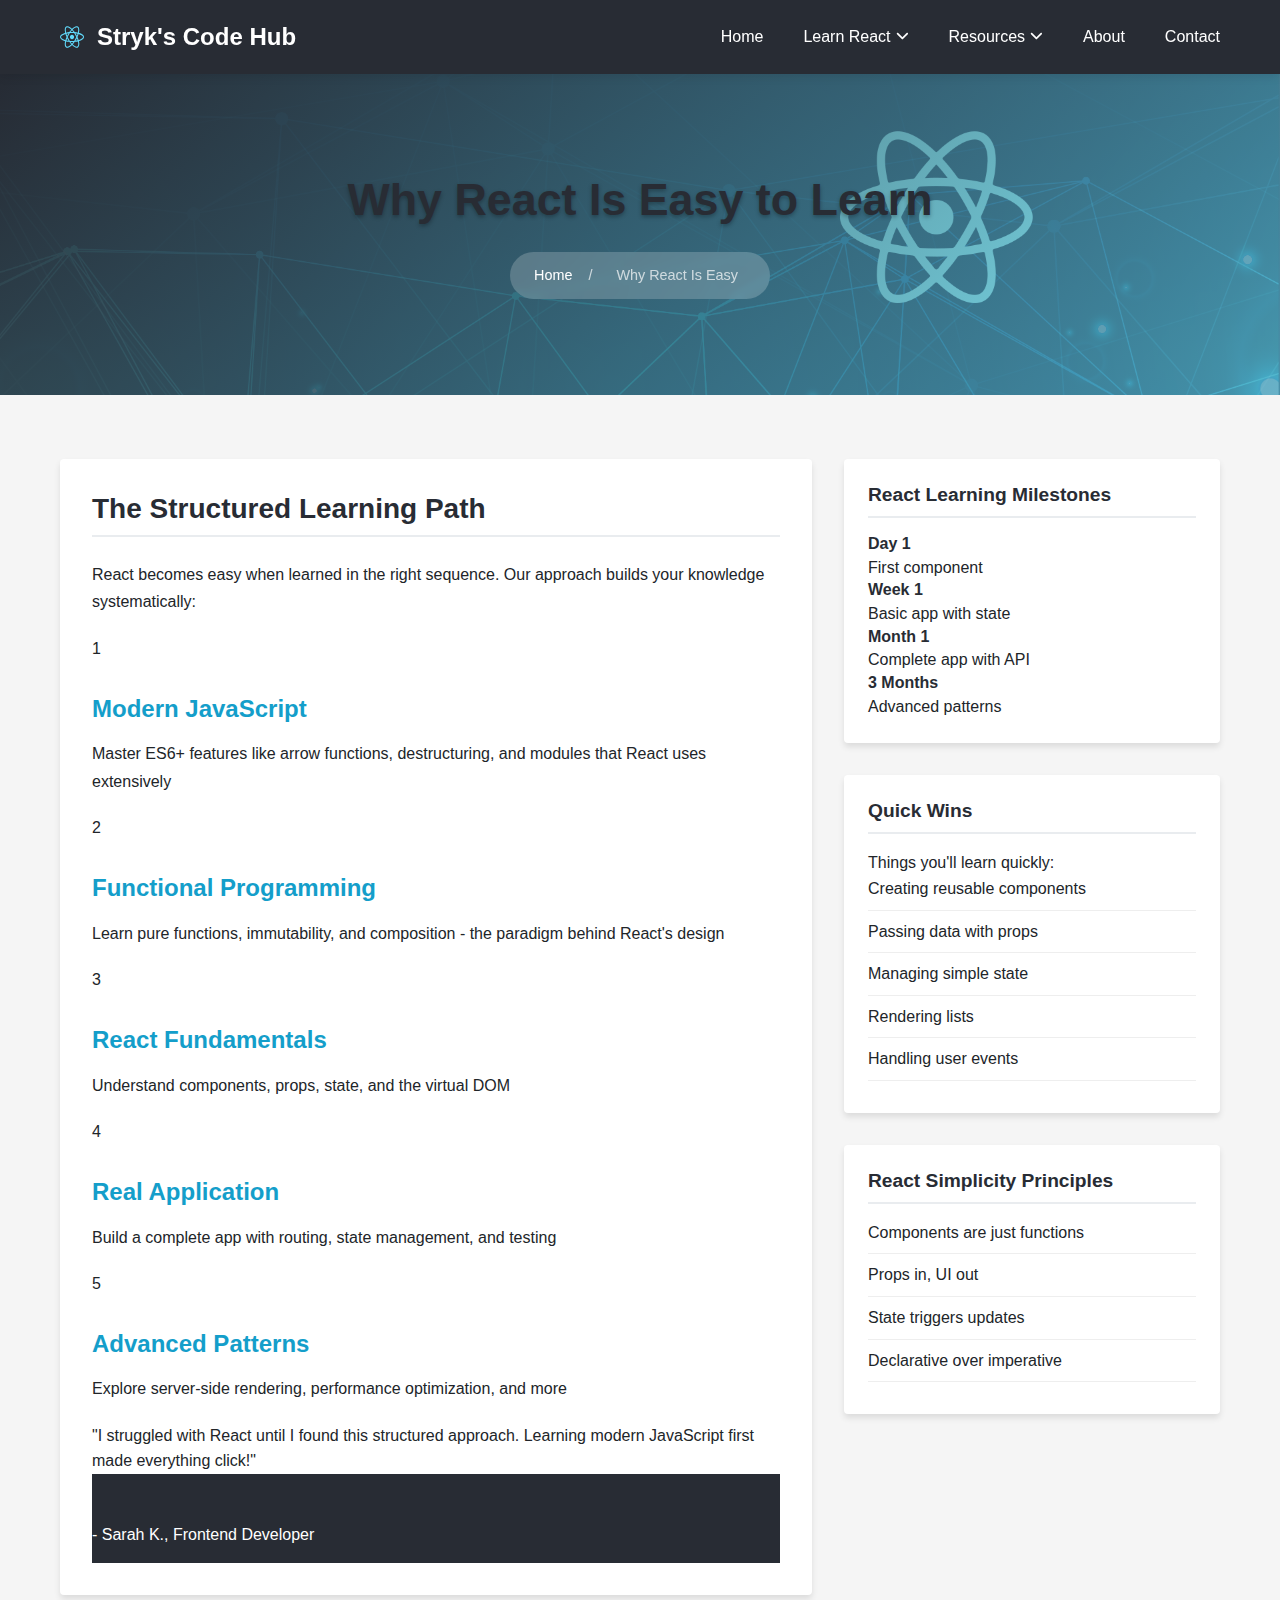
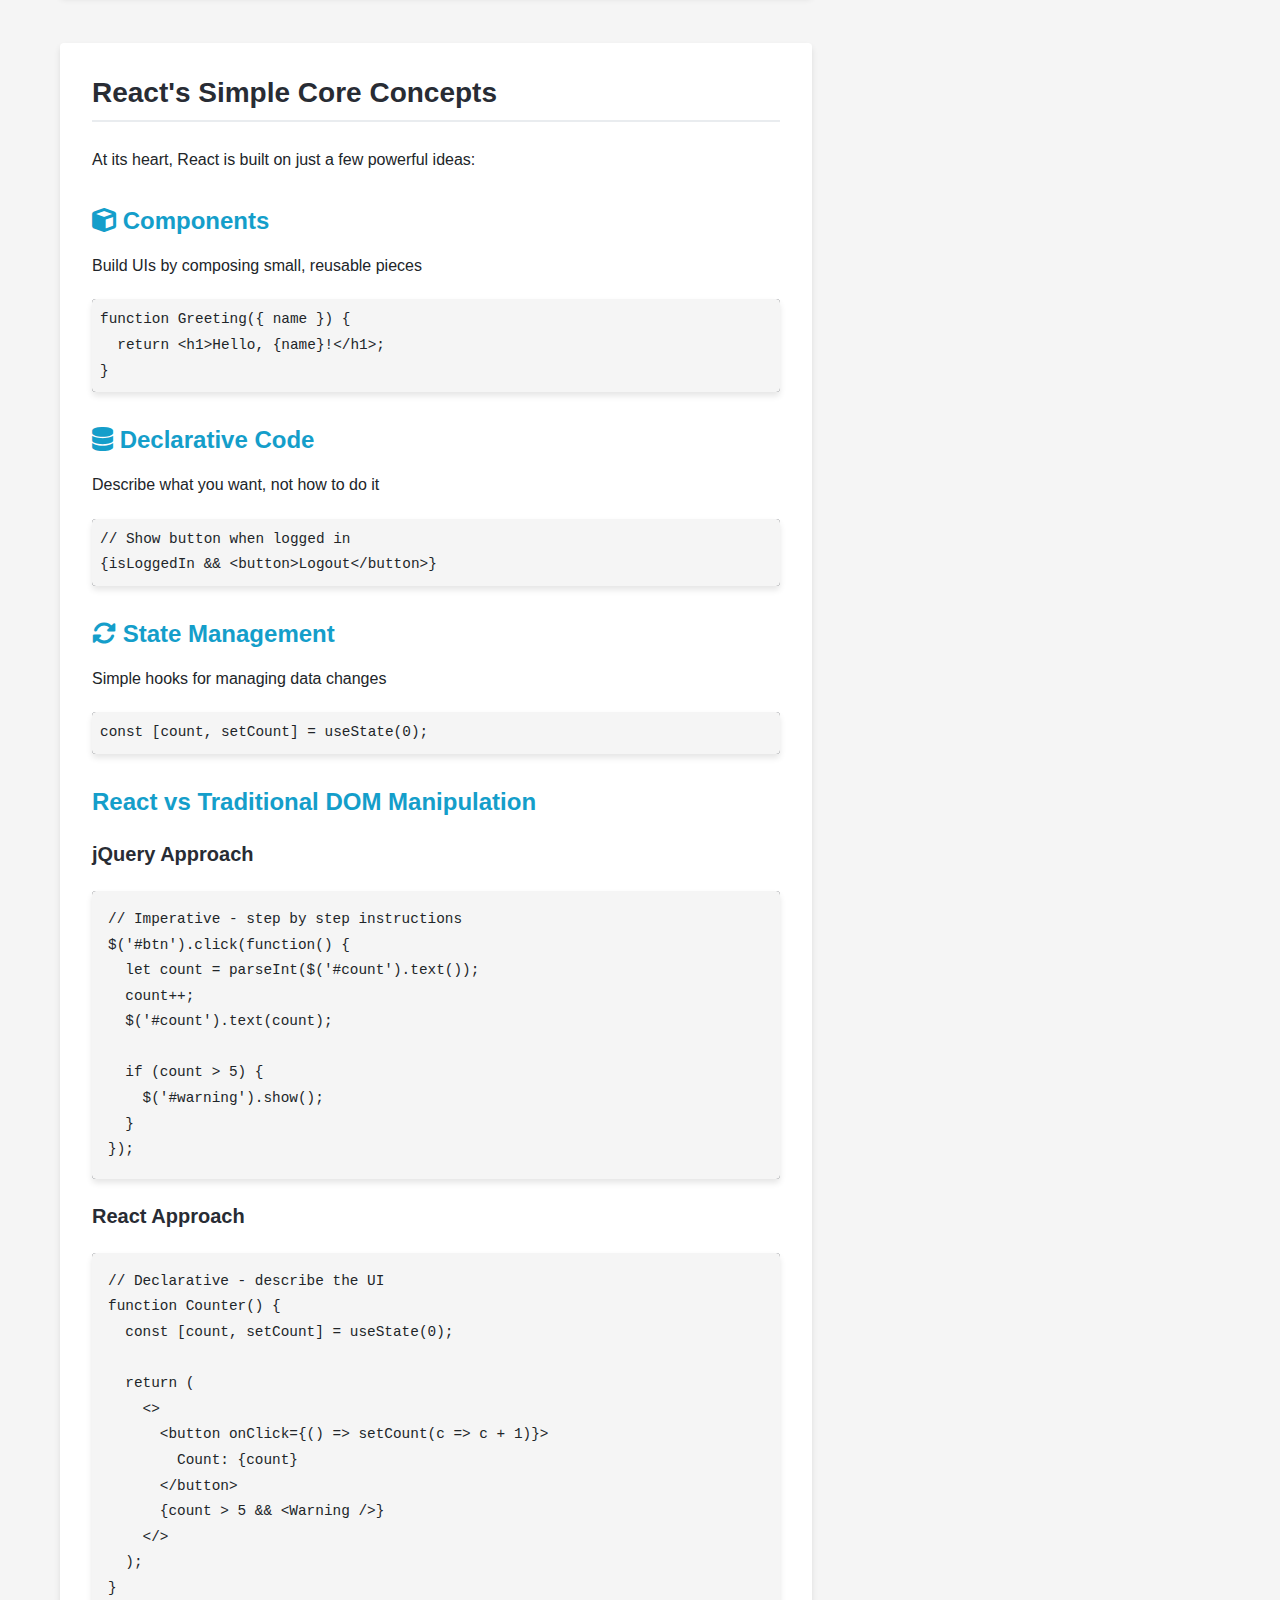
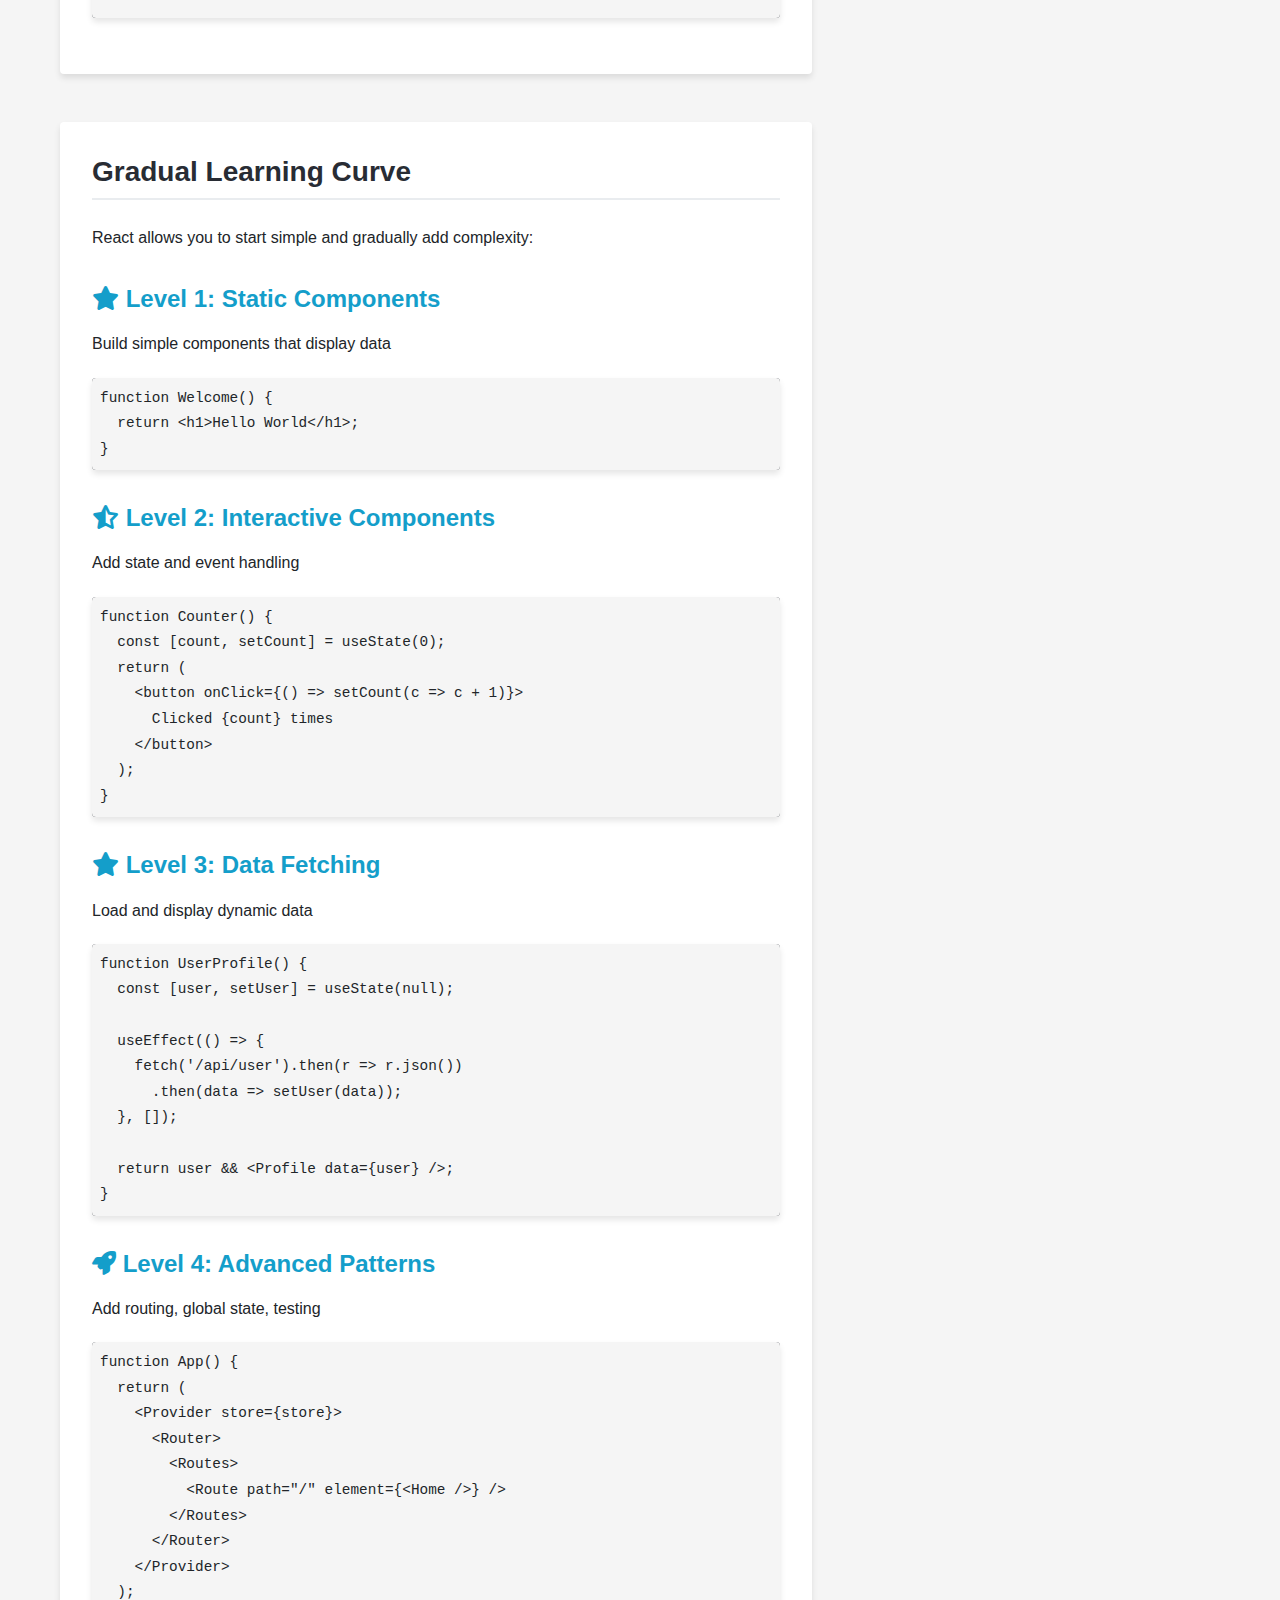
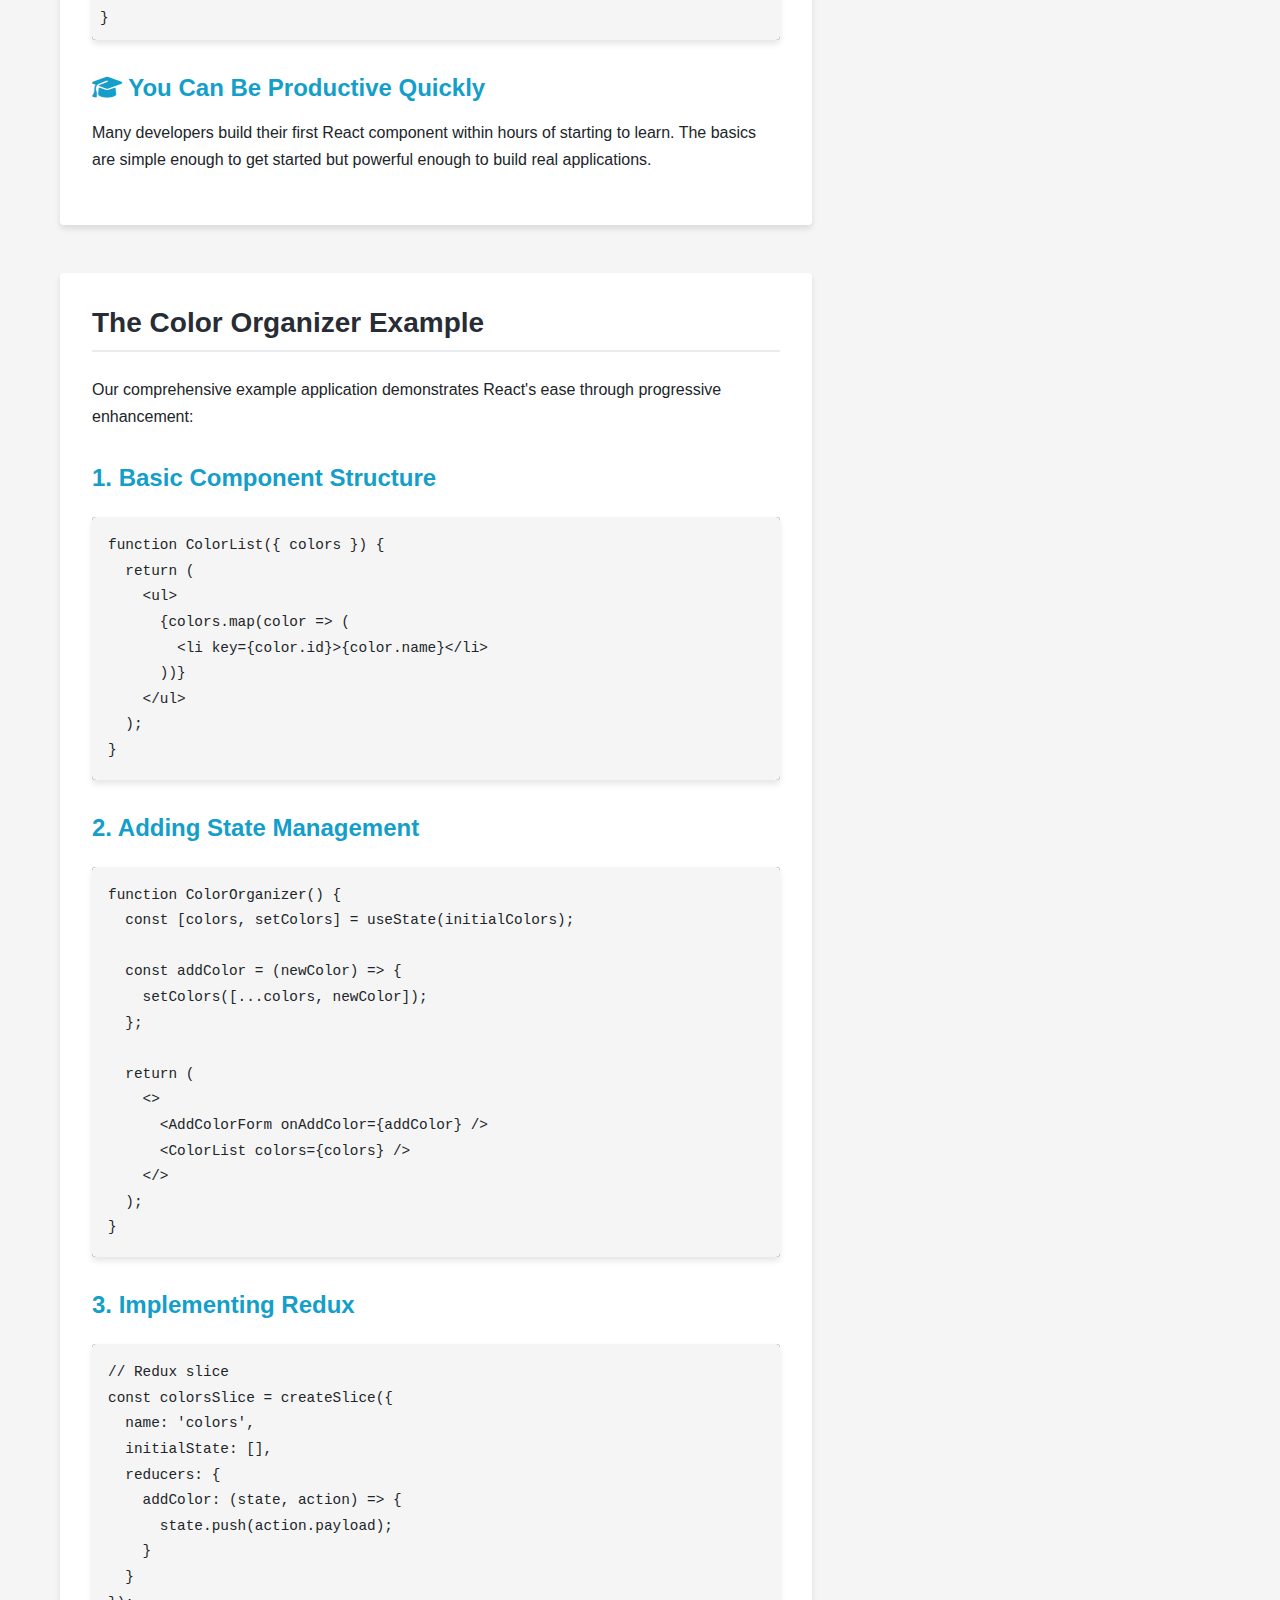
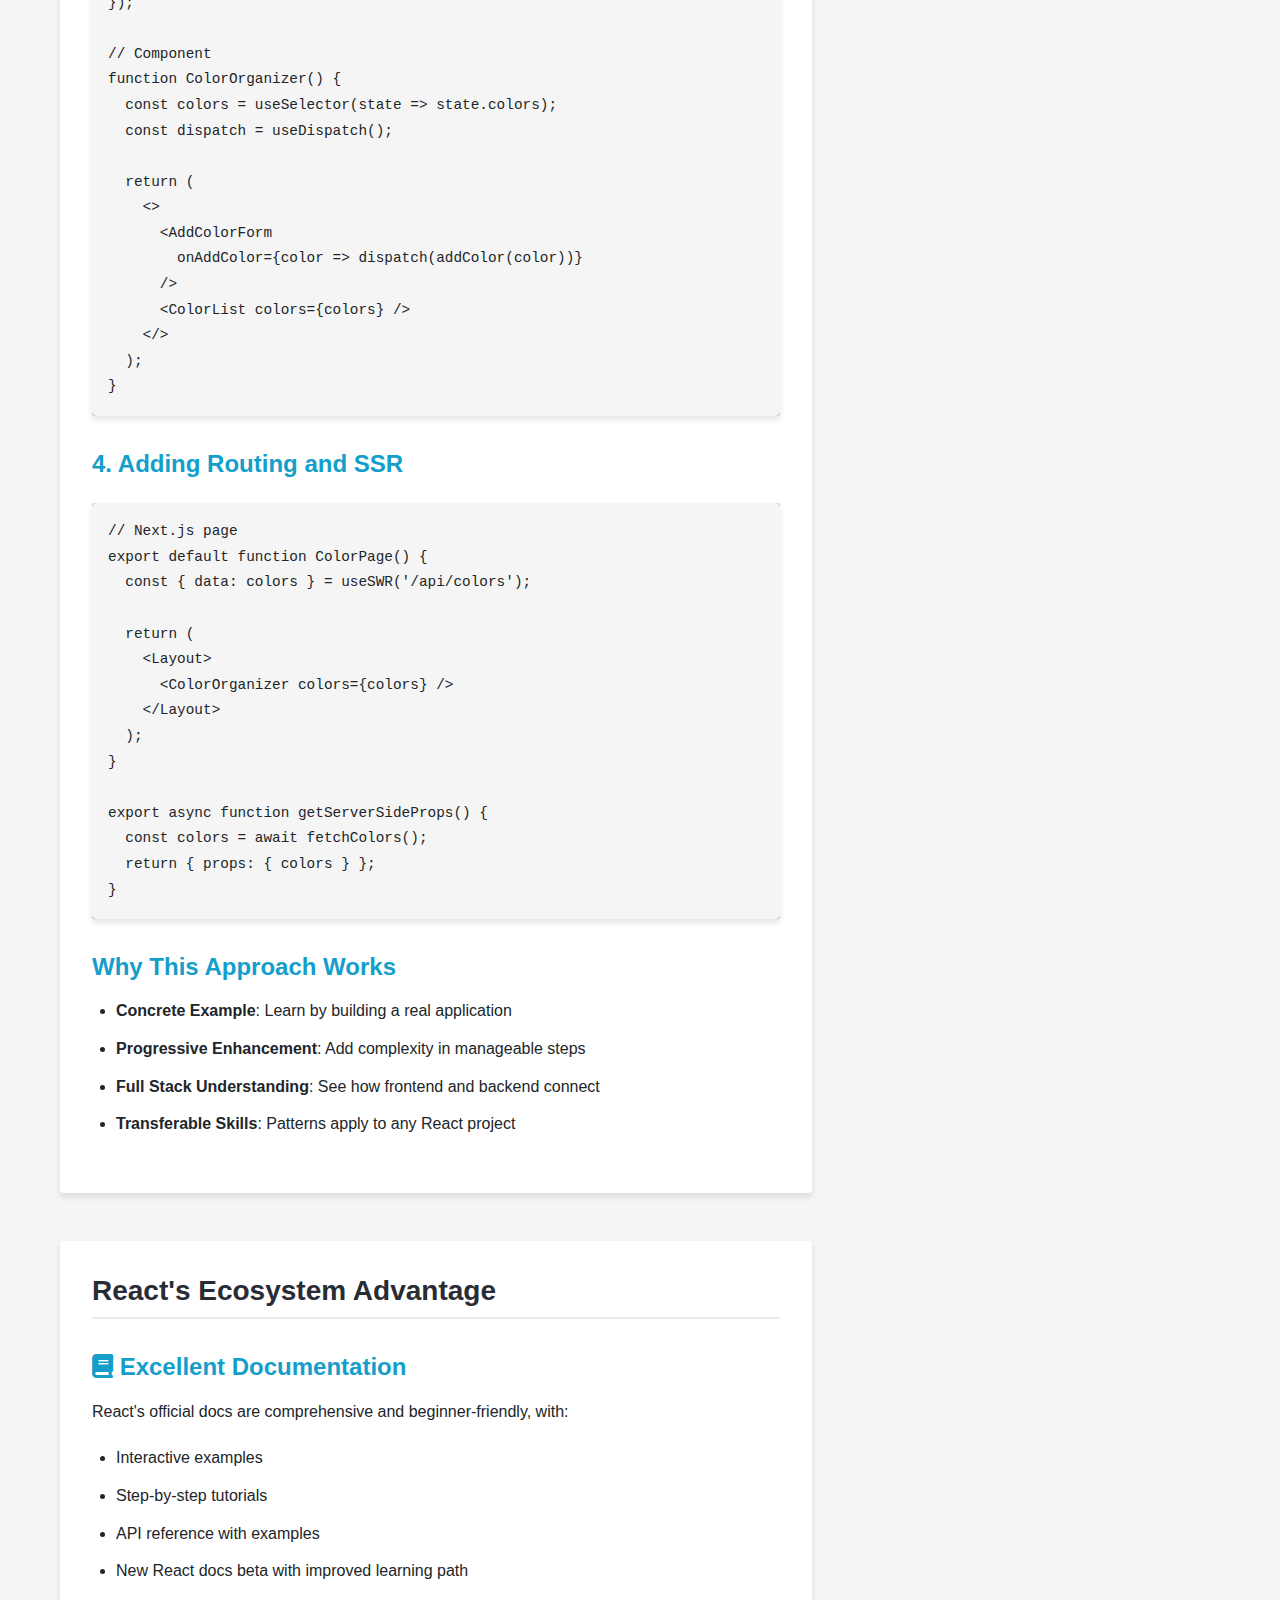
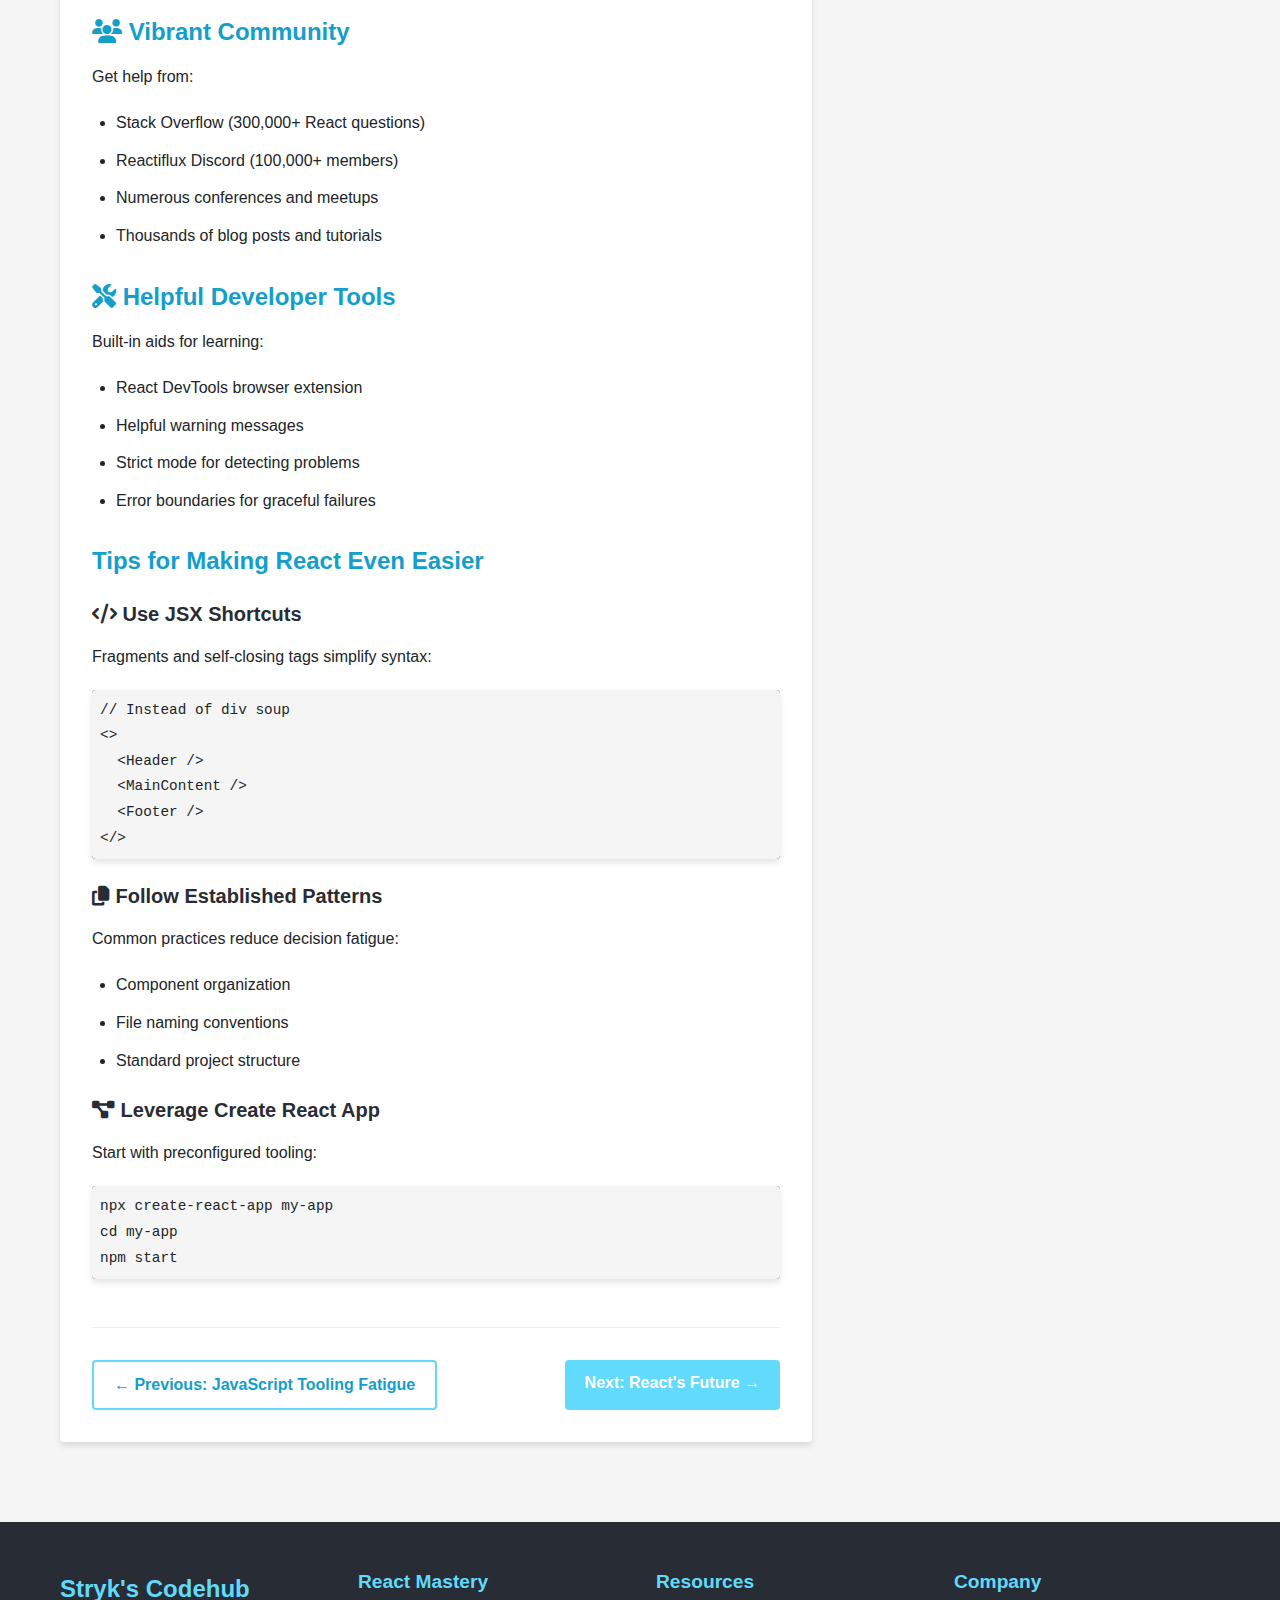
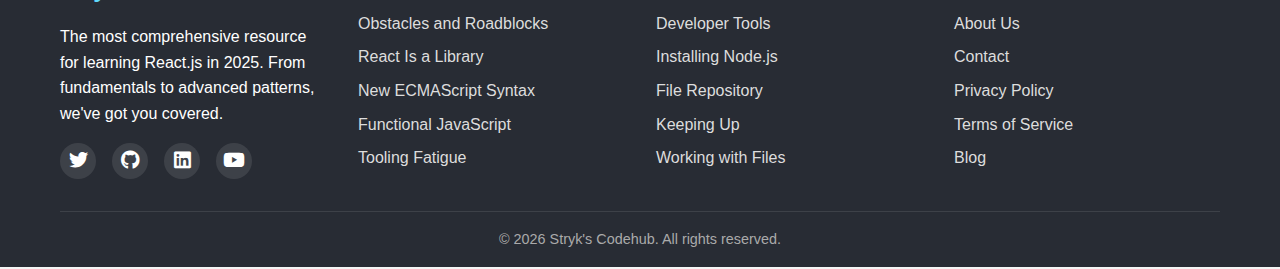
<file: CodeHub/Welcome-To-React/pages/why-react-is-easy/index.html>
<!DOCTYPE html>
<html lang="en">
<head>
    <meta charset="UTF-8">
    <meta name="viewport" content="width=device-width, initial-scale=1.0">
    <title>Why React Is Easy to Learn | Stryk's Codehub</title>
    <meta name="description" content="Discover why React is easier to learn than you think. Learn about React's simple core concepts, gradual learning curve, and how our structured approach helps you master React quickly.">
    <meta name="keywords" content="React easy, learn React, React simplicity, React components, React fundamentals, React learning path">
    <link rel="stylesheet" href="../../css/page-styles.css">
    <link rel="stylesheet" href="../../css/style.css">
    <link rel="stylesheet" href="../../css/animations.css">
    <link rel="stylesheet" href="../../css/code-theme.css">
    <link rel="stylesheet" href="https://cdnjs.cloudflare.com/ajax/libs/font-awesome/6.4.0/css/all.min.css">
    <script src="../js/header.js" defer></script>
    <script src="../js/footer.js" defer></script>
    <script src="../../js/main.js" defer></script>
    <script src="../../js/code-copy.js" defer></script>
</head>
<body>
    <div id="header-placeholder"></div>
    
    <main class="main-content">
        <section class="page-header">
            <div class="container">
                <h1 class="page-title">Why React Is Easy to Learn</h1>
                <nav class="breadcrumb">
                    <a href="../../index.html">Home</a>
                    <span>/</span>
                    <span>Why React Is Easy</span>
                </nav>
            </div>
        </section>

        <section class="page-content">
            <div class="container container-flex">
                <article class="content-article">
                    <div class="content-block">
                        <h2>The Structured Learning Path</h2>
                        <p>React becomes easy when learned in the right sequence. Our approach builds your knowledge systematically:</p>
                        
                        <div class="learning-path">
                            <div class="path-step">
                                <div class="step-number">1</div>
                                <div class="step-content">
                                    <h3>Modern JavaScript</h3>
                                    <p>Master ES6+ features like arrow functions, destructuring, and modules that React uses extensively</p>
                                </div>
                            </div>
                            <div class="path-step">
                                <div class="step-number">2</div>
                                <div class="step-content">
                                    <h3>Functional Programming</h3>
                                    <p>Learn pure functions, immutability, and composition - the paradigm behind React's design</p>
                                </div>
                            </div>
                            <div class="path-step">
                                <div class="step-number">3</div>
                                <div class="step-content">
                                    <h3>React Fundamentals</h3>
                                    <p>Understand components, props, state, and the virtual DOM</p>
                                </div>
                            </div>
                            <div class="path-step">
                                <div class="step-number">4</div>
                                <div class="step-content">
                                    <h3>Real Application</h3>
                                    <p>Build a complete app with routing, state management, and testing</p>
                                </div>
                            </div>
                            <div class="path-step">
                                <div class="step-number">5</div>
                                <div class="step-content">
                                    <h3>Advanced Patterns</h3>
                                    <p>Explore server-side rendering, performance optimization, and more</p>
                                </div>
                            </div>
                        </div>
                        
                        <div class="testimonial-card">
                            <blockquote>
                                "I struggled with React until I found this structured approach. Learning modern JavaScript first made everything click!"
                                <footer>- Sarah K., Frontend Developer</footer>
                            </blockquote>
                        </div>
                    </div>

                    <div class="content-block">
                        <h2>React's Simple Core Concepts</h2>
                        <p>At its heart, React is built on just a few powerful ideas:</p>
                        
                        <div class="core-concepts">
                            <div class="concept-card">
                                <h3><i class="fas fa-cube"></i> Components</h3>
                                <p>Build UIs by composing small, reusable pieces</p>
                                <div class="code-panel mini">
                                    <pre><code class="language-javascript">function Greeting({ name }) {
  return &lt;h1&gt;Hello, {name}!&lt;/h1&gt;;
}</code></pre>
                                </div>
                            </div>
                            <div class="concept-card">
                                <h3><i class="fas fa-database"></i> Declarative Code</h3>
                                <p>Describe what you want, not how to do it</p>
                                <div class="code-panel mini">
                                    <pre><code class="language-javascript">// Show button when logged in
{isLoggedIn && &lt;button&gt;Logout&lt;/button&gt;}</code></pre>
                                </div>
                            </div>
                            <div class="concept-card">
                                <h3><i class="fas fa-sync-alt"></i> State Management</h3>
                                <p>Simple hooks for managing data changes</p>
                                <div class="code-panel mini">
                                    <pre><code class="language-javascript">const [count, setCount] = useState(0);</code></pre>
                                </div>
                            </div>
                        </div>
                        
                        <div class="concept-comparison">
                            <h3>React vs Traditional DOM Manipulation</h3>
                            <div class="comparison-grid">
                                <div class="comparison-item">
                                    <h4>jQuery Approach</h4>
                                    <div class="code-panel">
                                        <pre><code class="language-javascript">// Imperative - step by step instructions
$('#btn').click(function() {
  let count = parseInt($('#count').text());
  count++;
  $('#count').text(count);
  
  if (count > 5) {
    $('#warning').show();
  }
});</code></pre>
                                    </div>
                                </div>
                                <div class="comparison-item highlight">
                                    <h4>React Approach</h4>
                                    <div class="code-panel">
                                        <pre><code class="language-javascript">// Declarative - describe the UI
function Counter() {
  const [count, setCount] = useState(0);
  
  return (
    &lt;&gt;
      &lt;button onClick={() => setCount(c => c + 1)}&gt;
        Count: {count}
      &lt;/button&gt;
      {count > 5 && &lt;Warning /&gt;}
    &lt;/&gt;
  );
}</code></pre>
                                    </div>
                                </div>
                            </div>
                        </div>
                    </div>

                    <div class="content-block">
                        <h2>Gradual Learning Curve</h2>
                        <p>React allows you to start simple and gradually add complexity:</p>
                        
                        <div class="curve-stages">
                            <div class="stage">
                                <h3><i class="fas fa-star"></i> Level 1: Static Components</h3>
                                <p>Build simple components that display data</p>
                                <div class="code-panel mini">
                                    <pre><code class="language-javascript">function Welcome() {
  return &lt;h1&gt;Hello World&lt;/h1&gt;;
}</code></pre>
                                </div>
                            </div>
                            <div class="stage">
                                <h3><i class="fas fa-star-half-alt"></i> Level 2: Interactive Components</h3>
                                <p>Add state and event handling</p>
                                <div class="code-panel mini">
                                    <pre><code class="language-javascript">function Counter() {
  const [count, setCount] = useState(0);
  return (
    &lt;button onClick={() => setCount(c => c + 1)}&gt;
      Clicked {count} times
    &lt;/button&gt;
  );
}</code></pre>
                                </div>
                            </div>
                            <div class="stage">
                                <h3><i class="fas fa-star"></i> Level 3: Data Fetching</h3>
                                <p>Load and display dynamic data</p>
                                <div class="code-panel mini">
                                    <pre><code class="language-javascript">function UserProfile() {
  const [user, setUser] = useState(null);
  
  useEffect(() => {
    fetch('/api/user').then(r => r.json())
      .then(data => setUser(data));
  }, []);
  
  return user && &lt;Profile data={user} /&gt;;
}</code></pre>
                                </div>
                            </div>
                            <div class="stage">
                                <h3><i class="fas fa-rocket"></i> Level 4: Advanced Patterns</h3>
                                <p>Add routing, global state, testing</p>
                                <div class="code-panel mini">
                                    <pre><code class="language-javascript">function App() {
  return (
    &lt;Provider store={store}&gt;
      &lt;Router&gt;
        &lt;Routes&gt;
          &lt;Route path="/" element={&lt;Home /&gt;} /&gt;
        &lt;/Routes&gt;
      &lt;/Router&gt;
    &lt;/Provider&gt;
  );
}</code></pre>
                                </div>
                            </div>
                        </div>
                        
                        <div class="benefit-card">
                            <h3><i class="fas fa-graduation-cap"></i> You Can Be Productive Quickly</h3>
                            <p>Many developers build their first React component within hours of starting to learn. The basics are simple enough to get started but powerful enough to build real applications.</p>
                        </div>
                    </div>

                    <div class="content-block">
                        <h2>The Color Organizer Example</h2>
                        <p>Our comprehensive example application demonstrates React's ease through progressive enhancement:</p>
                        
                        <div class="example-progression">
                            <div class="progression-step">
                                <h3>1. Basic Component Structure</h3>
                                <div class="code-panel">
                                    <pre><code class="language-javascript">function ColorList({ colors }) {
  return (
    &lt;ul&gt;
      {colors.map(color => (
        &lt;li key={color.id}&gt;{color.name}&lt;/li&gt;
      ))}
    &lt;/ul&gt;
  );
}</code></pre>
                                </div>
                            </div>
                            <div class="progression-step">
                                <h3>2. Adding State Management</h3>
                                <div class="code-panel">
                                    <pre><code class="language-javascript">function ColorOrganizer() {
  const [colors, setColors] = useState(initialColors);
  
  const addColor = (newColor) => {
    setColors([...colors, newColor]);
  };
  
  return (
    &lt;&gt;
      &lt;AddColorForm onAddColor={addColor} /&gt;
      &lt;ColorList colors={colors} /&gt;
    &lt;/&gt;
  );
}</code></pre>
                                </div>
                            </div>
                            <div class="progression-step">
                                <h3>3. Implementing Redux</h3>
                                <div class="code-panel">
                                    <pre><code class="language-javascript">// Redux slice
const colorsSlice = createSlice({
  name: 'colors',
  initialState: [],
  reducers: {
    addColor: (state, action) => {
      state.push(action.payload);
    }
  }
});

// Component
function ColorOrganizer() {
  const colors = useSelector(state => state.colors);
  const dispatch = useDispatch();
  
  return (
    &lt;&gt;
      &lt;AddColorForm 
        onAddColor={color => dispatch(addColor(color))} 
      /&gt;
      &lt;ColorList colors={colors} /&gt;
    &lt;/&gt;
  );
}</code></pre>
                                </div>
                            </div>
                            <div class="progression-step">
                                <h3>4. Adding Routing and SSR</h3>
                                <div class="code-panel">
                                    <pre><code class="language-javascript">// Next.js page
export default function ColorPage() {
  const { data: colors } = useSWR('/api/colors');
  
  return (
    &lt;Layout&gt;
      &lt;ColorOrganizer colors={colors} /&gt;
    &lt;/Layout&gt;
  );
}

export async function getServerSideProps() {
  const colors = await fetchColors();
  return { props: { colors } };
}</code></pre>
                                </div>
                            </div>
                        </div>
                        
                        <div class="example-benefits">
                            <h3>Why This Approach Works</h3>
                            <ul>
                                <li><strong>Concrete Example</strong>: Learn by building a real application</li>
                                <li><strong>Progressive Enhancement</strong>: Add complexity in manageable steps</li>
                                <li><strong>Full Stack Understanding</strong>: See how frontend and backend connect</li>
                                <li><strong>Transferable Skills</strong>: Patterns apply to any React project</li>
                            </ul>
                        </div>
                    </div>

                    <div class="content-block">
                        <h2>React's Ecosystem Advantage</h2>
                        
                        <div class="ecosystem-benefits">
                            <div class="benefit-card">
                                <h3><i class="fas fa-book"></i> Excellent Documentation</h3>
                                <p>React's official docs are comprehensive and beginner-friendly, with:</p>
                                <ul>
                                    <li>Interactive examples</li>
                                    <li>Step-by-step tutorials</li>
                                    <li>API reference with examples</li>
                                    <li>New React docs beta with improved learning path</li>
                                </ul>
                            </div>
                            
                            <div class="benefit-card">
                                <h3><i class="fas fa-users"></i> Vibrant Community</h3>
                                <p>Get help from:</p>
                                <ul>
                                    <li>Stack Overflow (300,000+ React questions)</li>
                                    <li>Reactiflux Discord (100,000+ members)</li>
                                    <li>Numerous conferences and meetups</li>
                                    <li>Thousands of blog posts and tutorials</li>
                                </ul>
                            </div>
                            
                            <div class="benefit-card">
                                <h3><i class="fas fa-tools"></i> Helpful Developer Tools</h3>
                                <p>Built-in aids for learning:</p>
                                <ul>
                                    <li>React DevTools browser extension</li>
                                    <li>Helpful warning messages</li>
                                    <li>Strict mode for detecting problems</li>
                                    <li>Error boundaries for graceful failures</li>
                                </ul>
                            </div>
                        </div>
                        
                        <div class="learning-tips">
                            <h3>Tips for Making React Even Easier</h3>
                            <div class="tips-grid">
                                <div class="tip-card">
                                    <h4><i class="fas fa-code"></i> Use JSX Shortcuts</h4>
                                    <p>Fragments and self-closing tags simplify syntax:</p>
                                    <div class="code-panel mini">
                                        <pre><code class="language-javascript">// Instead of div soup
&lt;&gt;
  &lt;Header /&gt;
  &lt;MainContent /&gt;
  &lt;Footer /&gt;
&lt;/&gt;</code></pre>
                                    </div>
                                </div>
                                <div class="tip-card">
                                    <h4><i class="fas fa-copy"></i> Follow Established Patterns</h4>
                                    <p>Common practices reduce decision fatigue:</p>
                                    <ul>
                                        <li>Component organization</li>
                                        <li>File naming conventions</li>
                                        <li>Standard project structure</li>
                                    </ul>
                                </div>
                                <div class="tip-card">
                                    <h4><i class="fas fa-project-diagram"></i> Leverage Create React App</h4>
                                    <p>Start with preconfigured tooling:</p>
                                    <div class="code-panel mini">
                                        <pre><code class="language-bash">npx create-react-app my-app
cd my-app
npm start</code></pre>
                                    </div>
                                </div>
                            </div>
                        </div>
                        
                        <div class="content-navigation">
                            <a href="../javascript-tooling-fatigue/index.html" class="btn btn-secondary">← Previous: JavaScript Tooling Fatigue</a>
                            <a href="../react-future/index.html" class="btn btn-primary">Next: React's Future →</a>
                        </div>
                    </div>
                </article>
                
                <aside class="sidebar">
                    <div class="sidebar-widget">
                        <h3>React Learning Milestones</h3>
                        <div class="milestones">
                            <div class="milestone">
                                <h4>Day 1</h4>
                                <p>First component</p>
                            </div>
                            <div class="milestone">
                                <h4>Week 1</h4>
                                <p>Basic app with state</p>
                            </div>
                            <div class="milestone">
                                <h4>Month 1</h4>
                                <p>Complete app with API</p>
                            </div>
                            <div class="milestone">
                                <h4>3 Months</h4>
                                <p>Advanced patterns</p>
                            </div>
                        </div>
                    </div>
                    
                    <div class="sidebar-widget">
                        <h3>Quick Wins</h3>
                        <p>Things you'll learn quickly:</p>
                        <ul>
                            <li>Creating reusable components</li>
                            <li>Passing data with props</li>
                            <li>Managing simple state</li>
                            <li>Rendering lists</li>
                            <li>Handling user events</li>
                        </ul>
                    </div>
                    
                    <div class="sidebar-widget">
                        <h3>React Simplicity Principles</h3>
                        <ul>
                            <li>Components are just functions</li>
                            <li>Props in, UI out</li>
                            <li>State triggers updates</li>
                            <li>Declarative over imperative</li>
                        </ul>
                    </div>
                </aside>
            </div>
        </section>
    </main>

    <div id="footer-placeholder"></div>
</body>
</html>
</file>
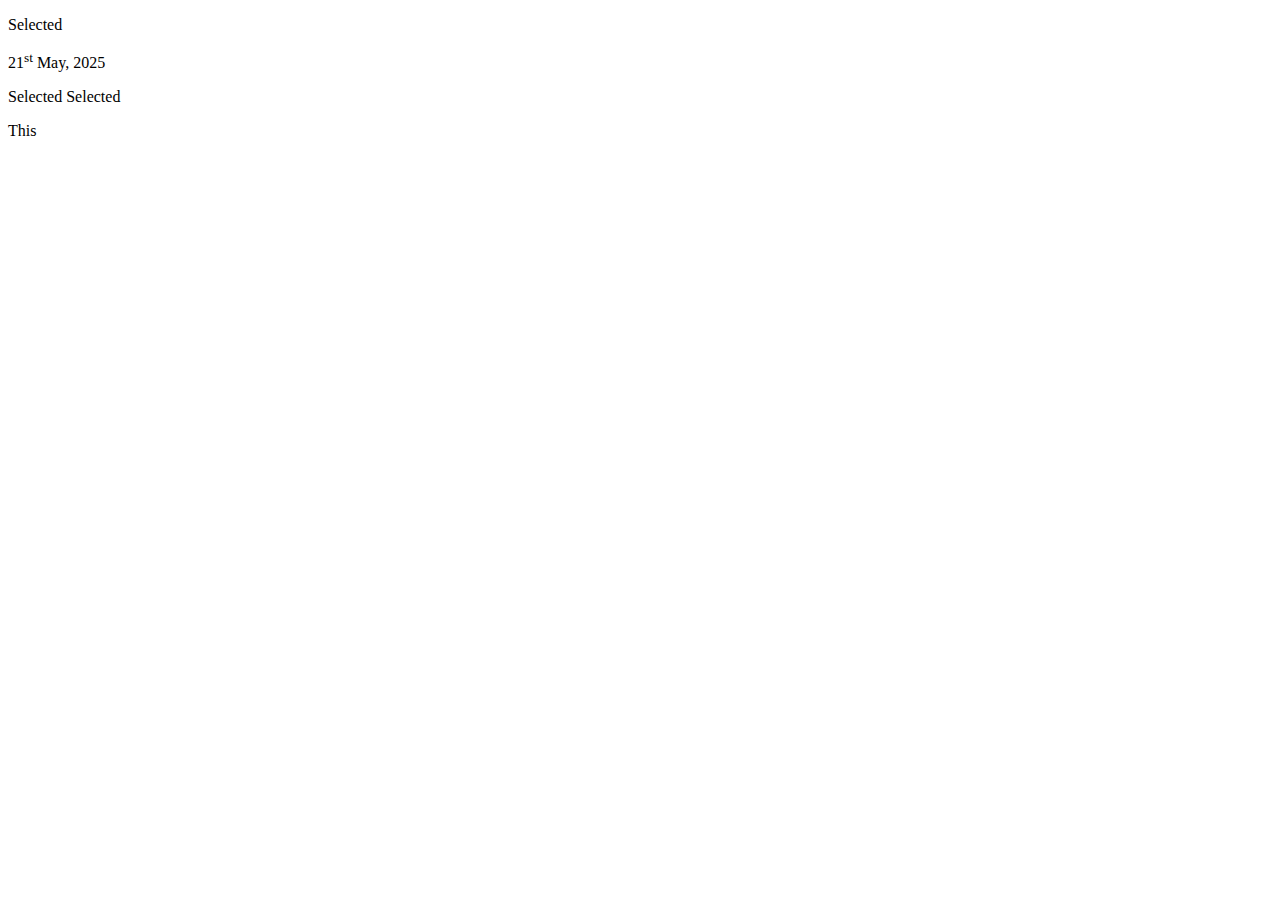
<file: CodeHub/pages/obstacles-roadblocks.html>
<!DOCTYPE html>
<html lang="en">
<head>
    <meta charset="UTF-8">
    <meta name="viewport" content="width=device-width, initial-scale=1.0">
    <title>Document</title>
</head>
<body>
    <div>
        <p>Selected</p>
        <p>21<sup><span>st</span></sup> May, 2025</p>
        <p>Selected<span> Selected</p>
            <p>This</p>
            </span>
    </div>
</body>
</html>
</file>
<file: CodeHub/Welcome-To-React/css/style.css>
:root {
    --primary-color: #61dafb;
    --primary-dark: #149eca;
    --secondary-color: #282c34;
    --light-color: #f8f9fa;
    --dark-color: #212529;
    --gray-color: #6c757d;
    --light-gray: #e9ecef;
    --border-radius: 4px;
    --box-shadow: 0 4px 6px rgba(0, 0, 0, 0.1);
    --transition: all 0.3s ease;
  }
  
  /* Base Styles */
  * {
    margin: 0;
    padding: 0;
    box-sizing: border-box;
  }
  
  html {
    scroll-behavior: smooth;
  }
  
  body {
    font-family: 'Segoe UI', Tahoma, Geneva, Verdana, sans-serif;
    line-height: 1.6;
    color: var(--dark-color);
    background-color: #f5f5f5;
    overflow-x: hidden;
  }
  
  a {
    text-decoration: none;
    color: var(--primary-dark);
    transition: var(--transition);
  }
  
  a:hover {
    color: var(--primary-color);
  }
  
  img {
    max-width: 100%;
    height: auto;
  }
  
  .container {
    width: 100%;
    max-width: 1200px;
    margin: 0 auto;
    padding: 0 20px;
  }
  
  /* Buttons */
  .btn {
    display: inline-block;
    padding: 10px 20px;
    border-radius: var(--border-radius);
    font-weight: 600;
    text-align: center;
    transition: var(--transition);
    cursor: pointer;
    border: none;
  }
  
  .btn-primary {
    background-color: var(--primary-color);
    color: white;
  }
  
  .btn-primary:hover {
    background-color: var(--primary-dark);
    transform: translateY(-2px);
    box-shadow: var(--box-shadow);
  }
  
  .btn-secondary {
    background-color: white;
    color: var(--primary-dark);
    border: 2px solid var(--primary-color);
  }
  
  .btn-secondary:hover {
    background-color: var(--primary-color);
    color: white;
    transform: translateY(-2px);
    box-shadow: var(--box-shadow);
  }
  
  /* Header Styles */
  header {
    background-color: var(--secondary-color);
    color: white;
    padding: 1rem 0;
    position: sticky;
    top: 0;
    z-index: 1000;
    box-shadow: 0 2px 10px rgba(0, 0, 0, 0.1);
  }
  
  .nav-container {
    display: flex;
    justify-content: space-between;
    align-items: center;
    position: relative;
  }
  
  .logo {
    font-size: 1.5rem;
    font-weight: 700;
    color: var(--primary-color);
    display: flex;
    align-items: center;
  }
  
  .logo span {
    color: white;
    margin-left: 5px;
  }
  
  .nav-links {
    display: flex;
    list-style: none;
    align-items: center;
  }
  
  .nav-links > li {
    margin-left: 1.5rem;
    position: relative;
  }
  
  .nav-links a {
    color: white;
    font-weight: 500;
    display: flex;
    align-items: center;
    padding: 0.5rem 0;
  }
  
  .nav-links a:hover {
    color: var(--primary-color);
  }
  
  .nav-links i.fa-chevron-down {
    margin-left: 5px;
    font-size: 0.8rem;
    transition: var(--transition);
  }
  
  /* Dropdown Menu */
  .dropdown-menu {
    position: absolute;
    top: 100%;
    left: 0;
    background-color: white;
    min-width: 200px;
    border-radius: var(--border-radius);
    box-shadow: var(--box-shadow);
    opacity: 0;
    visibility: hidden;
    transform: translateY(10px);
    transition: var(--transition);
    z-index: 100;
  }
  
  .dropdown:hover .dropdown-menu {
    opacity: 1;
    visibility: visible;
    transform: translateY(0);
  }
  
  .dropdown-menu li {
    padding: 0;
    margin: 0;
  }
  
  .dropdown-menu a {
    color: var(--dark-color);
    padding: 0.75rem 1rem;
    display: block;
    border-bottom: 1px solid var(--light-gray);
  }
  
  .dropdown-menu a:hover {
    background-color: var(--light-gray);
    color: var(--primary-dark);
    padding-left: 1.2rem;
  }
  
  /* Mobile Menu */
  .hamburger {
    display: none;
    cursor: pointer;
    font-size: 1.5rem;
    color: white;
  }
  
  /* Hero Section */
  .hero-section {
    display: flex;
    align-items: center;
    justify-content: flex-end;
    padding: 5rem 0;
    background: linear-gradient(135deg, #f5f7fa 0%, #e4e8eb 100%);
  }
  
  .hero-content {
    flex: 1;
    max-width: 600px;
    padding-left: 50px;
  }
  
  .hero-title {
    font-size: 3rem;
    margin-bottom: 1rem;
    color: var(--secondary-color);
    line-height: 1.2;
  }
  
  .hero-subtitle {
    font-size: 1.2rem;
    margin-bottom: 2rem;
    color: var(--gray-color);
  }
  
  .hero-buttons {
    display: flex;
    gap: 1rem;
  }
  
  .hero-image {
    flex: 1;
    text-align: center;
  }
  
  /* Features Section */
  .features-section {
    padding: 4rem 0;
    background-color: white;
  }
  
  .section-title {
    text-align: center;
    margin-bottom: 3rem;
    font-size: 2rem;
    color: var(--secondary-color);
    position: relative;
    padding-bottom: 1rem;
  }
  
  .section-title::after {
    content: '';
    position: absolute;
    bottom: 0;
    left: 50%;
    transform: translateX(-50%);
    width: 80px;
    height: 3px;
    background-color: var(--primary-color);
  }
  
  .features-grid {
    display: grid;
    grid-template-columns: repeat(auto-fit, minmax(250px, 1fr));
    gap: 2rem;
  }
  
  .feature-card {
    background-color: white;
    padding: 2rem;
    border-radius: var(--border-radius);
    box-shadow: var(--box-shadow);
    text-align: center;
    transition: var(--transition);
    border-top: 3px solid var(--primary-color);
  }
  
  .feature-card:hover {
    transform: translateY(-5px);
    box-shadow: 0 10px 20px rgba(0, 0, 0, 0.1);
  }
  
  .feature-icon {
    font-size: 2.5rem;
    color: var(--primary-color);
    margin-bottom: 1rem;
  }
  
  /* Content Section */
  .content-section {
    padding: 4rem 0;
    background-color: var(--light-gray);
  }
  
  .content-grid {
    display: grid;
    grid-template-columns: repeat(auto-fit, minmax(300px, 1fr));
    gap: 2rem;
  }
  
  .content-card {
    background-color: white;
    padding: 1.5rem;
    border-radius: var(--border-radius);
    box-shadow: var(--box-shadow);
    transition: var(--transition);
  }
  
  .content-card:hover {
    transform: translateY(-5px);
    box-shadow: 0 10px 20px rgba(0, 0, 0, 0.1);
  }
  
  .content-card h3 {
    margin-bottom: 1rem;
    color: var(--secondary-color);
  }
  
  .content-card h3 a {
    color: inherit;
  }
  
  /* CTA Section */
  .cta-section {
    padding: 5rem 0;
    background: linear-gradient(135deg, var(--primary-color) 0%, var(--primary-dark) 100%);
    color: white;
    text-align: center;
  }
  
  .cta-content h2 {
    font-size: 2rem;
    margin-bottom: 1rem;
  }
  
  .cta-content p {
    margin-bottom: 2rem;
    font-size: 1.2rem;
    max-width: 700px;
    margin-left: auto;
    margin-right: auto;
  }
  
  /* Resources Section */
  .resources-section {
    padding: 4rem 0;
    background-color: white;
  }
  
  .resources-grid {
    display: grid;
    grid-template-columns: repeat(auto-fit, minmax(300px, 1fr));
    gap: 2rem;
  }
  
  .resource-card {
    background-color: var(--light-gray);
    padding: 1.5rem;
    border-radius: var(--border-radius);
    border-left: 4px solid var(--primary-color);
    transition: var(--transition);
  }
  
  .resource-card:hover {
    transform: translateY(-5px);
    box-shadow: var(--box-shadow);
  }
  
  .resource-card h3 {
    margin-bottom: 1rem;
    color: var(--secondary-color);
  }
  
  /* Footer */
  footer {
    background-color: var(--secondary-color);
    color: white;
    padding: 3rem 0 1rem;
  }
  
  .footer-container {
    display: grid;
    grid-template-columns: repeat(auto-fit, minmax(200px, 1fr));
    gap: 2rem;
    margin-bottom: 2rem;
  }
  
  .footer-logo {
    font-size: 1.5rem;
    font-weight: 700;
    color: var(--primary-color);
    margin-bottom: 1rem;
  }
  
  .footer-links h3 {
    margin-bottom: 1rem;
    color: var(--primary-color);
    font-size: 1.2rem;
  }
  
  .footer-links ul {
    list-style: none;
  }
  
  .footer-links li {
    margin-bottom: 0.5rem;
  }
  
  .footer-links a {
    color: #ddd;
  }
  
  .footer-links a:hover {
    color: var(--primary-color);
  }
  
  .social-links {
    display: flex;
    gap: 1rem;
    margin-top: 1rem;
  }
  
  .social-links a {
    color: white;
    font-size: 1.2rem;
    width: 36px;
    height: 36px;
    border-radius: 50%;
    background-color: rgba(255, 255, 255, 0.1);
    display: flex;
    align-items: center;
    justify-content: center;
    transition: var(--transition);
  }
  
  .social-links a:hover {
    background-color: var(--primary-color);
    color: white;
    transform: translateY(-3px);
  }
  
  .copyright {
    text-align: center;
    padding-top: 1rem;
    border-top: 1px solid rgba(255, 255, 255, 0.1);
    font-size: 0.9rem;
    color: #aaa;
  }
  
  /* Page Specific Styles */
  .page-header {
    background-color: var(--secondary-color);
    color: white;
    padding: 4rem 0;
    margin-bottom: 2rem;
  }
  
  .page-title {
    font-size: 2.5rem;
    margin-bottom: 1rem;
  }
  
  .breadcrumb {
    display: flex;
    align-items: center;
    gap: 0.5rem;
    font-size: 0.9rem;
    color: #ddd;
  }
  
  .breadcrumb a {
    color: var(--primary-color);
  }
  
  .page-content {
    padding: 2rem 0;
  }
  
  .container-flex {
    display: flex;
    gap: 2rem;
  }
  
  .content-article {
    flex: 2;
  }
  
  .sidebar {
    flex: 1;
  }
  
  .content-block {
    margin-bottom: 3rem;
    background-color: white;
    padding: 2rem;
    border-radius: var(--border-radius);
    box-shadow: var(--box-shadow);
  }
  
  .content-block h3 {
    color: var(--primary-dark);
    margin-bottom: 1rem;
  }
  
  .content-block pre {
    background-color: #f5f5f5;
    padding: 1rem;
    border-radius: var(--border-radius);
    overflow-x: auto;
    margin: 1rem 0;
  }
  
  .content-block code {
    font-family: 'Courier New', Courier, monospace;
    font-size: 0.9rem;
  }
  
  .content-navigation {
    display: flex;
    justify-content: space-between;
    margin-top: 3rem;
    padding-top: 2rem;
    border-top: 1px solid #eee;
  }
  
  .sidebar-widget {
    background-color: white;
    padding: 1.5rem;
    border-radius: var(--border-radius);
    box-shadow: var(--box-shadow);
    margin-bottom: 2rem;
  }
  
  .sidebar-widget h3 {
    color: var(--secondary-color);
    margin-bottom: 1rem;
    font-size: 1.2rem;
  }
  
  .sidebar-widget ul {
    list-style: none;
  }
  
  .sidebar-widget li {
    margin-bottom: 0.5rem;
    padding-bottom: 0.5rem;
    border-bottom: 1px solid #eee;
  }
  
  .sidebar-widget a {
    color: var(--dark-color);
    display: block;
    padding: 0.3rem 0;
  }
  
  .sidebar-widget a:hover {
    color: var(--primary-color);
    padding-left: 5px;
  }
  
  /* Responsive Design */
  @media (max-width: 992px) {
    .hero-section {
      flex-direction: column;
      text-align: center;
      padding: 3rem 0;
    }
  
    .hero-content {
      margin-bottom: 2rem;
      max-width: 100%;
    }
  
    .hero-buttons {
      justify-content: center;
    }
  
    .container-flex {
      flex-direction: column;
    }
  
    .sidebar {
      order: -1;
    }
  }
  
  @media (max-width: 768px) {
    .nav-links {
      position: fixed;
      top: 70px;
      left: -100%;
      width: 100%;
      height: calc(100vh - 70px);
      background-color: var(--secondary-color);
      flex-direction: column;
      align-items: center;
      padding: 2rem 0;
      transition: var(--transition);
      z-index: 999;
    }
  
    .nav-links.active {
      left: 0;
    }
  
    .nav-links > li {
      margin: 0;
      width: 100%;
      text-align: center;
    }
  
    .nav-links a {
      padding: 1rem;
      justify-content: center;
    }
  
    .dropdown-menu {
      position: static;
      opacity: 1;
      visibility: visible;
      transform: none;
      box-shadow: none;
      background-color: transparent;
      display: none;
    }
  
    .dropdown-menu a {
      color: white;
      padding: 0.5rem 1rem;
      border-bottom: none;
      justify-content: center;
    }
  
    .dropdown-menu a:hover {
      background-color: rgba(255, 255, 255, 0.1);
      padding-left: 1rem;
    }
  
    .dropdown.active .dropdown-menu {
      display: block;
    }
  
    .hamburger {
      display: block;
    }
  
    .hero-title {
      font-size: 2.2rem;
    }
  
    .section-title {
      font-size: 1.8rem;
    }
  }
  
  @media (max-width: 57t6px) {
    .hero-buttons {
      flex-direction: column;
      gap: 1rem;
    }
  
    .btn {
      width: 100%;
    }
  }
  /* Enhanced Page Header with Hero Image */
.page-header {
    position: relative;
    padding: 6rem 0;
    color: white;
    text-align: center;
    overflow: hidden;
  }
  
  .page-header::before {
    content: '';
    position: absolute;
    top: 0;
    left: 0;
    width: 100%;
    height: 100%;
    background-image: url('../assets/images/react-hero-bg.png');
    background-size: cover;
    background-position: center;
    background-repeat: no-repeat;
    z-index: 1;
    opacity: 10;
  }
  
  .page-header::after {
    content: '';
    position: absolute;
    top: 0;
    left: 0;
    width: 100%;
    height: 100%;
    background: linear-gradient(135deg, rgba(40, 44, 52, 0.9) 0%, rgba(97, 218, 251, 0.6) 100%);
    z-index: 2;
  }
  
  .page-header .container {
    position: relative;
    z-index: 3;
  }
  
  .page-title {
    font-size: 2.8rem;
    margin-bottom: 1.5rem;
    text-shadow: 0 2px 4px rgba(0, 0, 0, 0.3);
    animation: fadeInDown 0.8s ease-out;
  }
  
  .breadcrumb {
    display: inline-flex;
    align-items: center;
    background-color: rgba(255, 255, 255, 0.2);
    padding: 0.75rem 1.5rem;
    border-radius: 50px;
    backdrop-filter: blur(5px);
    animation: fadeInUp 0.8s ease-out;
  }
  
  .breadcrumb a {
    color: white;
    font-weight: 500;
    transition: all 0.3s ease;
  }
  
  .breadcrumb a:hover {
    color: var(--primary-color);
    transform: translateY(-2px);
  }
  
  .breadcrumb span {
    margin: 0 0.5rem;
    color: rgba(255, 255, 255, 0.7);
  }
  
  /* Animations */
  @keyframes fadeInDown {
    from {
      opacity: 0;
      transform: translateY(-30px);
    }
    to {
      opacity: 1;
      transform: translateY(0);
    }
  }
  
  @keyframes fadeInUp {
    from {
      opacity: 0;
      transform: translateY(30px);
    }
    to {
      opacity: 1;
      transform: translateY(0);
    }
  }
  
  /* Responsive Adjustments */
  @media (max-width: 768px) {
    .page-header {
      padding: 4rem 0;
    }
    
    .page-title {
      font-size: 2rem;
    }
    
    .breadcrumb {
      padding: 0.5rem 1rem;
      font-size: 0.9rem;
    }
  }
</file>
<file: CodeHub/Welcome-To-React/css/animations.css>
/* Animation Classes */
@keyframes slideInLeft {
    from {
        transform: translateX(-100px);
        opacity: 0;
    }
    to {
        transform: translateX(0);
        opacity: 1;
    }
}

@keyframes slideInRight {
    from {
        transform: translateX(100px);
        opacity: 0;
    }
    to {
        transform: translateX(0);
        opacity: 1;
    }
}

@keyframes fadeIn {
    from {
        opacity: 0;
    }
    to {
        opacity: 1;
    }
}

@keyframes scaleUp {
    from {
        transform: scale(0.9);
        opacity: 0;
    }
    to {
        transform: scale(1);
        opacity: 1;
    }
}

@keyframes rotate {
    from {
        transform: rotate(0deg);
    }
    to {
        transform: rotate(360deg);
    }
}

/* Animation Utilities */
.slide-in-left {
    animation: slideInLeft 1s ease-out forwards;
}

.slide-in-right {
    animation: slideInRight 1s ease-out forwards;
}

.fade-in {
    animation: fadeIn 1.5s ease-in forwards;
}

.scale-up {
    animation: scaleUp 0.5s ease-out forwards;
}

.rotate {
    animation: rotate 10s linear infinite;
}

.delay-1 {
    animation-delay: 0.2s;
}

.delay-2 {
    animation-delay: 0.4s;
}

.delay-3 {
    animation-delay: 0.6s;
}

.delay-4 {
    animation-delay: 0.8s;
}
</file>
<file: CodeHub/Welcome-To-React/css/page-styles.css>
/* ===== Base Styles ===== */
:root {
  --primary-color: #61dafb;
  --primary-dark: #149eca;
  --secondary-color: #282c34;
  --light-color: #f8f9fa;
  --dark-color: #212529;
  --gray-color: #6c757d;
  --light-gray: #e9ecef;
  --border-radius: 6px;
  --box-shadow: 0 4px 12px rgba(0, 0, 0, 0.1);
  --transition: all 0.3s ease;
  --max-width: 1200px;
}

* {
  margin: 0;
  padding: 0;
  box-sizing: border-box;
}

html {
  scroll-behavior: smooth;
  font-size: 16px;
}

body {
  font-family: 'Inter', -apple-system, BlinkMacSystemFont, 'Segoe UI', Roboto, Oxygen, Ubuntu, Cantarell, sans-serif;
  line-height: 1.6;
  color: var(--dark-color);
  background-color: #f8fafc;
  overflow-x: hidden;
}

h1, h2, h3, h4, h5, h6 {
  font-weight: 600;
  line-height: 1.3;
  color: var(--secondary-color);
}

a {
  text-decoration: none;
  color: var(--primary-dark);
  transition: var(--transition);
}

a:hover {
  color: var(--primary-color);
}

img {
  max-width: 100%;
  height: auto;
  display: block;
}

/* ===== Layout ===== */
.container {
  width: 100%;
  max-width: var(--max-width);
  margin: 0 auto;
  padding: 0 1.5rem;
}

/* ===== Buttons ===== */
.btn {
  display: inline-flex;
  align-items: center;
  justify-content: center;
  padding: 0.75rem 1.5rem;
  border-radius: var(--border-radius);
  font-weight: 600;
  text-align: center;
  transition: var(--transition);
  cursor: pointer;
  border: none;
  gap: 0.5rem;
}

.btn-primary {
  background-color: var(--primary-color);
  color: white;
}

.btn-primary:hover {
  background-color: var(--primary-dark);
  transform: translateY(-2px);
  box-shadow: var(--box-shadow);
}

.btn-secondary {
  background-color: white;
  color: var(--primary-dark);
  border: 2px solid var(--primary-color);
}

.btn-secondary:hover {
  background-color: var(--primary-color);
  color: white;
  transform: translateY(-2px);
  box-shadow: var(--box-shadow);
}

.btn-icon {
  padding: 0.5rem;
  border-radius: 50%;
}

/* ===== Header ===== */
header {
  background-color: var(--secondary-color);
  color: white;
  padding: 1rem 0;
  position: sticky;
  top: 0;
  z-index: 1000;
  box-shadow: 0 2px 10px rgba(0, 0, 0, 0.1);
}

.nav-container {
  display: flex;
  justify-content: space-between;
  align-items: center;
  position: relative;
}

.logo {
  font-size: 1.5rem;
  font-weight: 700;
  color: var(--primary-color);
  display: flex;
  align-items: center;
  gap: 0.5rem;
}

.logo span {
  color: white;
}

.nav-links {
  display: flex;
  list-style: none;
  align-items: center;
  gap: 1rem;
}

.nav-links > li {
  position: relative;
}

.nav-links a {
  color: white;
  font-weight: 500;
  display: flex;
  align-items: center;
  padding: 0.75rem 1rem;
  border-radius: var(--border-radius);
}

.nav-links a:hover {
  color: var(--primary-color);
  background-color: rgba(255, 255, 255, 0.1);
}

.nav-links i.fa-chevron-down {
  margin-left: 0.5rem;
  font-size: 0.8rem;
  transition: var(--transition);
}

/* Dropdown Menu */
.dropdown-menu {
  position: absolute;
  top: 100%;
  left: 0;
  background-color: white;
  min-width: 220px;
  border-radius: var(--border-radius);
  box-shadow: var(--box-shadow);
  opacity: 0;
  visibility: hidden;
  transform: translateY(10px);
  transition: var(--transition);
  z-index: 100;
  padding: 0.5rem 0;
}

.dropdown:hover .dropdown-menu {
  opacity: 1;
  visibility: visible;
  transform: translateY(0);
}

.dropdown-menu li {
  padding: 0;
  margin: 0;
}

.dropdown-menu a {
  color: var(--dark-color);
  padding: 0.75rem 1.5rem;
  display: block;
  border-bottom: 1px solid var(--light-gray);
}

.dropdown-menu a:hover {
  background-color: var(--light-gray);
  color: var(--primary-dark);
  padding-left: 1.75rem;
}

/* Mobile Menu */
.hamburger {
  display: none;
  cursor: pointer;
  font-size: 1.5rem;
  color: white;
  padding: 0.5rem;
}

/* ===== Hero Section ===== */
.hero-section {
  display: flex;
  align-items: center;
  justify-content: space-between;
  padding: 5rem 0;
  background: linear-gradient(135deg, #f5f7fa 0%, #e4e8eb 100%);
}

.hero-content {
  flex: 1;
  max-width: 600px;
}

.hero-title {
  font-size: 3rem;
  margin-bottom: 1.5rem;
  color: var(--secondary-color);
  line-height: 1.2;
}

.hero-subtitle {
  font-size: 1.25rem;
  margin-bottom: 2rem;
  color: var(--gray-color);
  line-height: 1.6;
}

.hero-buttons {
  display: flex;
  gap: 1rem;
  flex-wrap: wrap;
}

.hero-image {
  flex: 1;
  text-align: center;
  animation: float 6s ease-in-out infinite;
}

@keyframes float {
  0% { transform: translateY(0px); }
  50% { transform: translateY(-20px); }
  100% { transform: translateY(0px); }
}

/* ===== Sections ===== */
.section {
  padding: 4rem 0;
}

.section-title {
  text-align: center;
  margin-bottom: 3rem;
  font-size: 2rem;
  color: var(--secondary-color);
  position: relative;
}

.section-title::after {
  content: '';
  position: absolute;
  bottom: -0.75rem;
  left: 50%;
  transform: translateX(-50%);
  width: 80px;
  height: 4px;
  background-color: var(--primary-color);
  border-radius: 2px;
}

/* ===== Cards ===== */
.card {
  background-color: white;
  border-radius: var(--border-radius);
  box-shadow: var(--box-shadow);
  transition: var(--transition);
  overflow: hidden;
}

.card:hover {
  transform: translateY(-5px);
  box-shadow: 0 10px 25px rgba(0, 0, 0, 0.1);
}

.card-header {
  padding: 1.5rem;
  border-bottom: 1px solid var(--light-gray);
}

.card-body {
  padding: 1.5rem;
}

.card-footer {
  padding: 1.5rem;
  border-top: 1px solid var(--light-gray);
  background-color: #f9f9f9;
}

/* ===== Grid Layouts ===== */
.grid {
  display: grid;
  gap: 2rem;
}

.grid-cols-2 {
  grid-template-columns: repeat(2, 1fr);
}

.grid-cols-3 {
  grid-template-columns: repeat(3, 1fr);
}

.grid-cols-4 {
  grid-template-columns: repeat(4, 1fr);
}

/* ===== Page Specific Styles ===== */
.page-header {
  background-color: var(--secondary-color);
  color: white;
  padding: 4rem 0;
  margin-bottom: 2rem;
  text-align: center;
}

.page-title {
  font-size: 2.5rem;
  margin-bottom: 1rem;
}

.breadcrumb {
  display: flex;
  align-items: center;
  justify-content: center;
  gap: 0.5rem;
  font-size: 0.9rem;
  color: #ddd;
}

.breadcrumb a {
  color: var(--primary-color);
}

.breadcrumb span {
  color: #aaa;
}

.page-content {
  padding: 2rem 0;
}

.container-flex {
  display: flex;
  gap: 2rem;
}

.content-article {
  flex: 2;
  min-width: 0; /* Prevent flex overflow */
}

.sidebar {
  flex: 1;
  min-width: 0; /* Prevent flex overflow */
}

/* ===== Content Blocks ===== */
.content-block {
  margin-bottom: 3rem;
}

.content-block h2 {
  font-size: 1.75rem;
  margin-bottom: 1.5rem;
  color: var(--secondary-color);
  padding-bottom: 0.5rem;
  border-bottom: 2px solid var(--light-gray);
}

.content-block h3 {
  font-size: 1.5rem;
  margin: 2rem 0 1rem;
  color: var(--primary-dark);
}

.content-block h4 {
  font-size: 1.25rem;
  margin: 1.5rem 0 1rem;
  color: var(--secondary-color);
}

.content-block p {
  margin-bottom: 1.25rem;
  line-height: 1.7;
}

.content-block ul, 
.content-block ol {
  margin-bottom: 1.5rem;
  padding-left: 1.5rem;
}

.content-block li {
  margin-bottom: 0.75rem;
  line-height: 1.6;
}

.content-block img {
  margin: 1.5rem auto;
  border-radius: var(--border-radius);
  box-shadow: var(--box-shadow);
  max-height: 400px;
  width: auto;
}

/* ===== Tables ===== */
.table-wrapper {
  overflow-x: auto;
  margin: 1.5rem 0;
  border-radius: var(--border-radius);
  box-shadow: var(--box-shadow);
}

table {
  width: 100%;
  border-collapse: collapse;
  background-color: white;
}

th, td {
  padding: 1rem;
  text-align: left;
  border-bottom: 1px solid var(--light-gray);
}

th {
  background-color: var(--secondary-color);
  color: white;
  font-weight: 600;
}

tr:nth-child(even) {
  background-color: #f9f9f9;
}

tr:hover {
  background-color: #f1f1f1;
}

/* ===== Sidebar ===== */
.sidebar-widget {
  background-color: white;
  padding: 1.5rem;
  border-radius: var(--border-radius);
  box-shadow: var(--box-shadow);
  margin-bottom: 2rem;
}

.sidebar-widget h3 {
  font-size: 1.25rem;
  margin-bottom: 1rem;
  color: var(--primary-dark);
  padding-bottom: 0.5rem;
  border-bottom: 2px solid var(--light-gray);
}

.sidebar-widget ul {
  list-style: none;
  padding-left: 0;
}

.sidebar-widget li {
  margin-bottom: 0.75rem;
  padding-bottom: 0.75rem;
  border-bottom: 1px solid #eee;
}

.sidebar-widget a {
  color: var(--dark-color);
  display: block;
  padding: 0.5rem 0;
  transition: var(--transition);
}

.sidebar-widget a:hover {
  color: var(--primary-color);
  padding-left: 0.5rem;
}

/* ===== Footer ===== */
footer {
  background-color: var(--secondary-color);
  color: white;
  padding: 3rem 0 1rem;
}

.footer-container {
  display: grid;
  grid-template-columns: repeat(auto-fit, minmax(200px, 1fr));
  gap: 2rem;
  margin-bottom: 2rem;
}

.footer-logo {
  font-size: 1.5rem;
  font-weight: 700;
  color: var(--primary-color);
  margin-bottom: 1rem;
  display: flex;
  align-items: center;
  gap: 0.5rem;
}

.footer-links h3 {
  margin-bottom: 1rem;
  color: var(--primary-color);
  font-size: 1.2rem;
}

.footer-links ul {
  list-style: none;
}

.footer-links li {
  margin-bottom: 0.5rem;
}

.footer-links a {
  color: #ddd;
}

.footer-links a:hover {
  color: var(--primary-color);
}

.social-links {
  display: flex;
  gap: 1rem;
  margin-top: 1rem;
}

.social-links a {
  color: white;
  font-size: 1.2rem;
  width: 36px;
  height: 36px;
  border-radius: 50%;
  background-color: rgba(255, 255, 255, 0.1);
  display: flex;
  align-items: center;
  justify-content: center;
  transition: var(--transition);
}

.social-links a:hover {
  background-color: var(--primary-color);
  color: white;
  transform: translateY(-3px);
}

.copyright {
  text-align: center;
  padding-top: 1rem;
  border-top: 1px solid rgba(255, 255, 255, 0.1);
  font-size: 0.9rem;
  color: #aaa;
}

/* ===== Responsive Design ===== */
@media (max-width: 992px) {
  .hero-section {
    flex-direction: column;
    text-align: center;
    padding: 3rem 0;
  }

  .hero-content {
    margin-bottom: 2rem;
    max-width: 100%;
  }

  .hero-buttons {
    justify-content: center;
  }

  .container-flex {
    flex-direction: column;
  }

  .sidebar {
    order: -1;
  }

  .grid-cols-3,
  .grid-cols-4 {
    grid-template-columns: repeat(2, 1fr);
  }
}

@media (max-width: 768px) {
  .nav-links {
    position: fixed;
    top: 70px;
    left: -100%;
    width: 100%;
    height: calc(100vh - 70px);
    background-color: var(--secondary-color);
    flex-direction: column;
    align-items: center;
    padding: 2rem 0;
    transition: var(--transition);
    z-index: 999;
  }

  .nav-links.active {
    left: 0;
  }

  .nav-links > li {
    width: 100%;
    text-align: center;
  }

  .nav-links a {
    justify-content: center;
  }

  .dropdown-menu {
    position: static;
    opacity: 1;
    visibility: visible;
    transform: none;
    box-shadow: none;
    background-color: transparent;
    display: none;
    width: 100%;
  }

  .dropdown-menu a {
    color: white;
    padding: 1rem;
    border-bottom: none;
    justify-content: center;
  }

  .dropdown-menu a:hover {
    background-color: rgba(255, 255, 255, 0.1);
    padding-left: 1rem;
  }

  .dropdown.active .dropdown-menu {
    display: block;
  }

  .hamburger {
    display: block;
  }

  .hero-title {
    font-size: 2.2rem;
  }

  .section-title {
    font-size: 1.8rem;
  }

  .grid-cols-2,
  .grid-cols-3,
  .grid-cols-4 {
    grid-template-columns: 1fr;
  }
}

@media (max-width: 576px) {
  .hero-buttons {
    flex-direction: column;
    gap: 1rem;
  }

  .btn {
    width: 100%;
  }

  .container {
    padding: 0 1rem;
  }
}
</file>
<file: CodeHub/Welcome-To-React/css/code-theme.css>
/* Code block styling */
pre {
    background-color: #282c34;
    border-radius: var(--border-radius);
    padding: 1rem;
    overflow-x: auto;
    margin: 1.5rem 0;
    position: relative;
}

code {
    font-family: 'Fira Code', 'Courier New', Courier, monospace;
    font-size: 0.9rem;
    line-height: 1.5;
}

.code-panel {
    background-color: #282c34;
    border-radius: var(--border-radius);
    margin: 1.5rem 0;
    box-shadow: var(--box-shadow);
}

.code-panel.mini {
    margin: 0.5rem 0;
}

.code-panel.mini pre {
    margin: 0;
    padding: 0.5rem;
}

.code-header {
    display: flex;
    justify-content: space-between;
    align-items: center;
    background-color: #1e2127;
    padding: 0.5rem 1rem;
    border-top-left-radius: var(--border-radius);
    border-top-right-radius: var(--border-radius);
    color: #abb2bf;
    font-size: 0.85rem;
}

.copy-btn {
    background-color: #3a3f4b;
    color: #abb2bf;
    border: none;
    padding: 0.25rem 0.5rem;
    border-radius: 3px;
    cursor: pointer;
    font-size: 0.8rem;
    transition: var(--transition);
    display: flex;
    align-items: center;
    gap: 0.3rem;
}

.copy-btn:hover {
    background-color: var(--primary-color);
    color: white;
}

/* Syntax highlighting */
.token.comment,
.token.prolog,
.token.doctype,
.token.cdata {
    color: #5c6370;
    font-style: italic;
}

.token.punctuation {
    color: #abb2bf;
}

.token.property,
.token.tag,
.token.boolean,
.token.number,
.token.constant,
.token.symbol,
.token.deleted {
    color: #d19a66;
}

.token.selector,
.token.attr-name,
.token.string,
.token.char,
.token.builtin,
.token.inserted {
    color: #98c379;
}

.token.operator,
.token.entity,
.token.url,
.language-css .token.string,
.style .token.string {
    color: #56b6c2;
}

.token.atrule,
.token.attr-value,
.token.keyword {
    color: #c678dd;
}

.token.function,
.token.class-name {
    color: #e5c07b;
}

.token.regex,
.token.important,
.token.variable {
    color: #e06c75;
}

.token.important,
.token.bold {
    font-weight: bold;
}

.token.italic {
    font-style: italic;
}

.token.entity {
    cursor: help;
}
</file>
